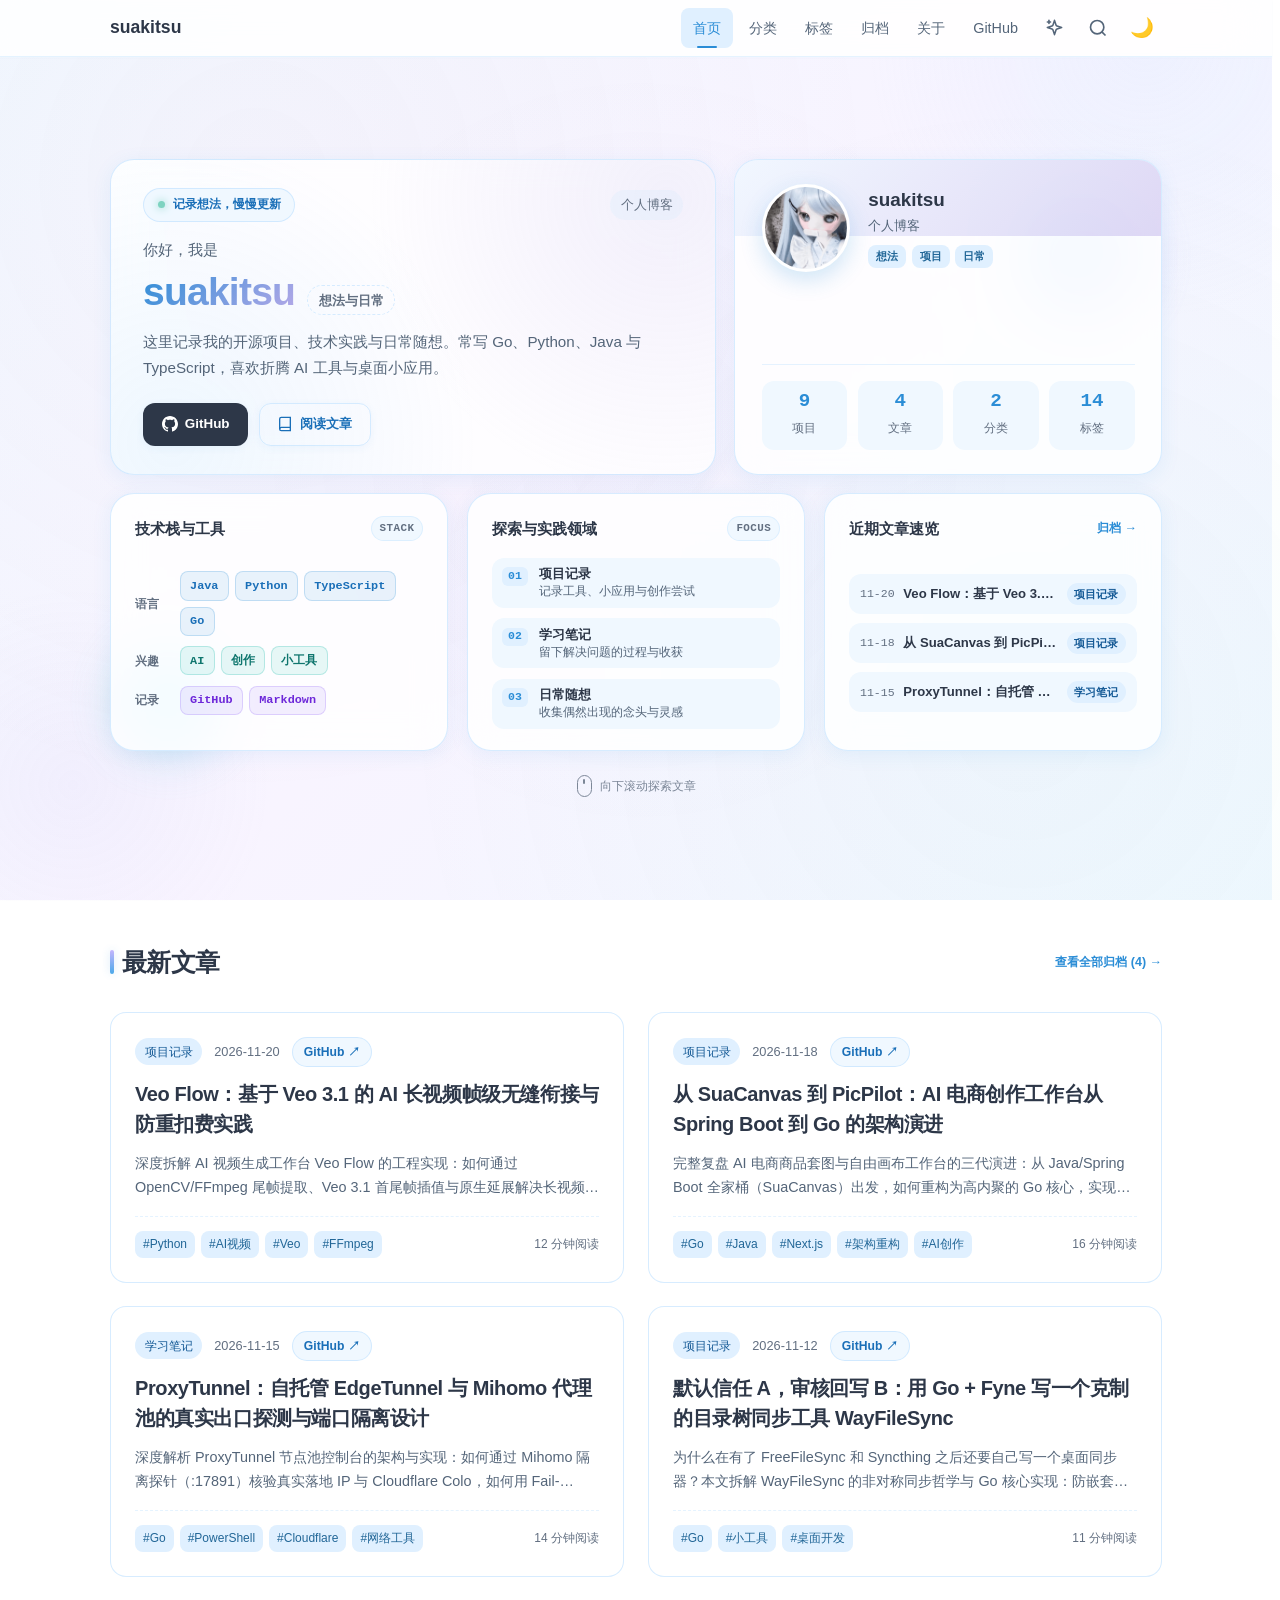
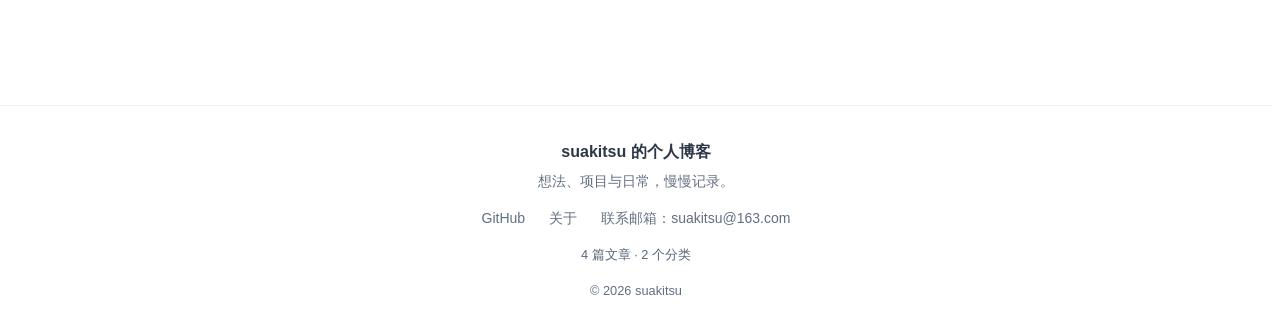
<file: index.html>
<!doctype html>
<html lang="zh-CN"><head><meta charset="utf-8"><meta name="viewport" content="width=device-width,initial-scale=1,viewport-fit=cover"><meta name="theme-color" content="#f0f8ff"><title>suakitsu · 个人博客</title><meta name="description" content="suakitsu 的个人博客，记录想法、项目与日常。"><link rel="canonical" href="https://suakitsu.github.io/"><link rel="icon" href="/favicon.png" type="image/png"><meta property="og:title" content="suakitsu · 个人博客"><meta property="og:description" content="suakitsu 的个人博客，记录想法、项目与日常。"><meta property="og:url" content="https://suakitsu.github.io/"><meta property="og:type" content="website"><meta property="og:image" content="https://suakitsu.github.io/avatar.png"><script>(() => { try {
  const saved = localStorage.getItem('suakitsu-theme');
  document.documentElement.dataset.theme = saved || (matchMedia('(prefers-color-scheme: dark)').matches ? 'dark' : 'light');
  const home = location.pathname === '/' || location.pathname === '/index.html';
  const force = new URLSearchParams(location.search).get('intro') === '1';
  if (home && !matchMedia('(prefers-reduced-motion: reduce)').matches && (!localStorage.getItem('suakitsu_intro_seen_v1') || force)) {
    document.documentElement.classList.add('swarm-intro-preparing');
    setTimeout(() => document.documentElement.classList.remove('swarm-intro-preparing'), 3500);
  }
} catch {} })();</script><link rel="stylesheet" href="/style.css"><script src="/main.js" defer></script></head>
<body><div id="pageStart" aria-hidden="true" style="height:1px;position:absolute;top:0"></div><div class="skip-links"><a href="#main">跳到主要内容</a></div><nav class="navbar" id="site-nav" aria-label="主导航">
  <div class="container">
    <a href="/" class="logo">
      <span class="logo-text">suakitsu</span>
    </a>
    
    <div class="nav-right">
      <div class="nav-links">
        <a href="/" class="nav-link active" aria-current="page">首页</a>
        <a href="/categories.html" class="nav-link">分类</a>
        <a href="/tags.html" class="nav-link">标签</a>
        <a href="/year-archive.html" class="nav-link">归档</a>
        <a href="/about.html" class="nav-link">关于</a>
        <a href="https://github.com/suakitsu" target="_blank" rel="noopener" class="nav-link">GitHub</a>
      </div>
      
      <button class="swarm-replay-toggle" id="swarmReplayBtn" aria-label="重播页面构建动效" title="重播页面构建动效">
        <svg viewBox="0 0 24 24" fill="none" stroke="currentColor" stroke-width="2" stroke-linecap="round" stroke-linejoin="round">
          <path d="m12 3-1.9 5.8a2 2 0 0 1-1.3 1.3L3 12l5.8 1.9a2 2 0 0 1 1.3 1.3L12 21l1.9-5.8a2 2 0 0 1 1.3-1.3L21 12l-5.8-1.9a2 2 0 0 1-1.3-1.3Z"/>
          <path d="M5 3v4"/><path d="M3 5h4"/>
        </svg>
      </button>

      <button class="search-toggle" id="searchToggle" aria-label="搜索">
        <svg viewBox="0 0 24 24" fill="none" stroke="currentColor" stroke-width="2">
          <circle cx="11" cy="11" r="8"/>
          <path d="m21 21-4.35-4.35"/>
        </svg>
      </button>
      
      <button class="theme-toggle" id="themeToggle" aria-label="切换主题" aria-pressed="false">
        <span class="icon-moon">🌙</span>
        <span class="icon-sun">☀️</span>
      </button>
      
      <button class="menu-toggle" id="menuToggle" aria-label="菜单" aria-controls="mobileMenu" aria-expanded="false">
        ☰
      </button>
    </div>
  </div>
</nav>


<div class="mobile-overlay" id="mobileOverlay"></div>
<div class="mobile-menu" id="mobileMenu">
  <a href="/" class="mobile-link active" aria-current="page">首页</a>
  <a href="/categories.html" class="mobile-link">分类</a>
  <a href="/tags.html" class="mobile-link">标签</a>
  <a href="/year-archive.html" class="mobile-link">归档</a>
  <a href="/about.html" class="mobile-link">关于</a>
  <a href="https://github.com/suakitsu" target="_blank" rel="noopener" class="mobile-link">GitHub</a>
</div>
<main id="main" class="main-content">
<section class="hero hero-bento-screen" id="heroSection">
  <div class="container hero-bento-container">
    
    <div class="decoration decoration-1"></div>
    <div class="decoration decoration-2"></div>

    <div class="bento-grid" id="heroBentoGrid">
      
      <div class="bento-card bento-intro">
        <div class="bento-intro-top">
          <div class="hero-badge">
            <span class="hero-badge-dot"></span>
            <span>记录想法，慢慢更新</span>
          </div>
          <div class="hero-location"><span>个人博客</span></div>
        </div>

        <div class="bento-intro-body">
          <span class="hero-greeting">你好，我是</span>
          <div class="hero-title-row">
            <h1 class="hero-name">suakitsu</h1>
            <span class="hero-subtitle-pill">想法与日常</span>
          </div>
          <p class="hero-description">
            这里记录我的开源项目、技术实践与日常随想。常写 Go、Python、Java 与 TypeScript，喜欢折腾 AI 工具与桌面小应用。
          </p>
        </div>

        <div class="hero-links">
          <a href="https://github.com/suakitsu" target="_blank" rel="noopener" class="hero-link">
            <svg width="16" height="16" viewBox="0 0 24 24" fill="currentColor">
              <path d="M12 0c-6.626 0-12 5.373-12 12 0 5.302 3.438 9.8 8.207 11.387.599.111.793-.261.793-.577v-2.234c-3.338.726-4.033-1.416-4.033-1.416-.546-1.387-1.333-1.756-1.333-1.756-1.089-.745.083-.729.083-.729 1.205.084 1.839 1.237 1.839 1.237 1.07 1.834 2.807 1.304 3.492.997.107-.775.418-1.305.762-1.604-2.665-.305-5.467-1.334-5.467-5.931 0-1.311.469-2.381 1.236-3.221-.124-.303-.535-1.524.117-3.176 0 0 1.008-.322 3.301 1.23.957-.266 1.983-.399 3.003-.404 1.02.005 2.047.138 3.006.404 2.291-1.552 3.297-1.23 3.297-1.23.653 1.653.242 2.874.118 3.176.77.84 1.235 1.911 1.235 3.221 0 4.609-2.807 5.624-5.479 5.921.43.372.823 1.102.823 2.222v3.293c0 .319.192.694.801.576 4.765-1.589 8.199-6.086 8.199-11.386 0-6.627-5.373-12-12-12z"/>
            </svg>
            GitHub
          </a>
          <a href="#contentStart" class="hero-link hero-link-ghost">
            <svg width="16" height="16" viewBox="0 0 24 24" fill="none" stroke="currentColor" stroke-width="2">
              <path d="M4 19.5A2.5 2.5 0 0 1 6.5 17H20"></path>
              <path d="M6.5 2H20v20H6.5A2.5 2.5 0 0 1 4 19.5v-15A2.5 2.5 0 0 1 6.5 2z"></path>
            </svg>
            阅读文章
          </a>
        </div>
      </div>

      
      <div class="bento-card bento-profile avatar-card">
        <div class="profile-card-main">
          <div class="avatar-wrapper">
            <img src="/avatar.png" alt="suakitsu" loading="eager">
          </div>
          <div class="profile-card-info">
            <div class="avatar-name">suakitsu</div>
            <div class="avatar-role">个人博客</div>
            <div class="avatar-tags">
              <span class="avatar-mini-tag">想法</span>
              <span class="avatar-mini-tag">项目</span>
              <span class="avatar-mini-tag">日常</span>
            </div>
          </div>
        </div>
        <div class="avatar-stats">
          <a href="https://github.com/suakitsu?tab=repositories" class="stat" target="_blank" rel="noopener" title="GitHub 公开仓库数，包含博客与个人介绍仓库">
            <span class="stat-number" id="githubProjectCount" aria-live="polite">9</span>
            <span class="stat-label">项目</span>
          </a>
          <a href="#postsSection" class="stat">
            <span class="stat-number">4</span>
            <span class="stat-label">文章</span>
          </a>
          <a href="/categories.html" class="stat">
            <span class="stat-number">2</span>
            <span class="stat-label">分类</span>
          </a>
          <a href="/tags.html" class="stat">
            <span class="stat-number">14</span>
            <span class="stat-label">标签</span>
          </a>
        </div>
      </div>

      
      <div class="bento-card bento-tech">
        <div class="bento-card-header">
          <h2 class="bento-card-title">技术栈与工具</h2>
          <span class="bento-card-badge">Stack</span>
        </div>
        <div class="bento-tech-groups">
          <div class="bento-tech-row"><span class="tech-group-label">语言</span><div class="tech-pills"><span class="tech-pill tech-pill-blue">Java</span><span class="tech-pill tech-pill-blue">Python</span><span class="tech-pill tech-pill-blue">TypeScript</span><span class="tech-pill tech-pill-blue">Go</span></div></div>
          <div class="bento-tech-row"><span class="tech-group-label">兴趣</span><div class="tech-pills"><span class="tech-pill tech-pill-teal">AI</span><span class="tech-pill tech-pill-teal">创作</span><span class="tech-pill tech-pill-teal">小工具</span></div></div>
          <div class="bento-tech-row"><span class="tech-group-label">记录</span><div class="tech-pills"><span class="tech-pill tech-pill-purple">GitHub</span><span class="tech-pill tech-pill-purple">Markdown</span></div></div>
        </div>
      </div>


      
      <div class="bento-card bento-focus">
        <div class="bento-card-header">
          <h2 class="bento-card-title">探索与实践领域</h2>
          <span class="bento-card-badge">Focus</span>
        </div>
        <ul class="bento-focus-list">
          <li class="bento-focus-item"><span class="focus-index">01</span><div class="focus-detail"><div class="focus-name">项目记录</div><div class="focus-desc">记录工具、小应用与创作尝试</div></div></li>
          <li class="bento-focus-item"><span class="focus-index">02</span><div class="focus-detail"><div class="focus-name">学习笔记</div><div class="focus-desc">留下解决问题的过程与收获</div></div></li>
          <li class="bento-focus-item"><span class="focus-index">03</span><div class="focus-detail"><div class="focus-name">日常随想</div><div class="focus-desc">收集偶然出现的念头与灵感</div></div></li>
        </ul>
      </div>

      
      <div class="bento-card bento-latest">
        <div class="bento-card-header">
          <h2 class="bento-card-title">近期文章速览</h2>
          <a href="/year-archive.html" class="bento-card-more">归档 →</a>
        </div>
        <div class="bento-latest-list">
          <a href="/posts/veo-flow.html" class="bento-latest-item"><span class="latest-item-date">11-20</span><span class="latest-item-title">Veo Flow：基于 Veo 3.1 的 AI 长视频帧级无缝衔接与防重扣费实践</span><span class="latest-item-cat">项目记录</span></a>
          <a href="/posts/suacanvas-to-picpilot.html" class="bento-latest-item"><span class="latest-item-date">11-18</span><span class="latest-item-title">从 SuaCanvas 到 PicPilot：AI 电商创作工作台从 Spring Boot 到 Go 的架构演进</span><span class="latest-item-cat">项目记录</span></a>
          <a href="/posts/proxytunnel.html" class="bento-latest-item"><span class="latest-item-date">11-15</span><span class="latest-item-title">ProxyTunnel：自托管 EdgeTunnel 与 Mihomo 代理池的真实出口探测与端口隔离设计</span><span class="latest-item-cat">学习笔记</span></a>
        </div>
      </div>
    </div>

    
    <a href="#contentStart" class="hero-scroll-hint" aria-label="向下滚动查看文章">
      <span class="scroll-mouse">
        <span class="scroll-wheel"></span>
      </span>
      <span class="scroll-text">向下滚动探索文章</span>
    </a>
  </div>
</section>

<div id="contentStart"></div><section class="posts-section" id="postsSection"><div class="container"><div class="section-header reveal"><h2 class="section-title">最新文章</h2><a href="/year-archive.html" class="bento-card-more">查看全部归档 (4) →</a></div><div class="posts-grid" id="postsGrid"><article class="post-card reveal"><div class="post-meta"><a href="/categories.html#cat-%E9%A1%B9%E7%9B%AE%E8%AE%B0%E5%BD%95" class="post-category">项目记录</a><time datetime="2026-11-20">2026-11-20</time><a href="https://github.com/suakitsu/veo-flow" target="_blank" rel="noopener" class="post-repo-link">GitHub ↗</a></div><h3 class="post-title"><a href="/posts/veo-flow.html">Veo Flow：基于 Veo 3.1 的 AI 长视频帧级无缝衔接与防重扣费实践</a></h3><p class="post-excerpt">深度拆解 AI 视频生成工作台 Veo Flow 的工程实现：如何通过 OpenCV/FFmpeg 尾帧提取、Veo 3.1 首尾帧插值与原生延展解决长视频分段跳变，以及如何设计多引擎 TTS 配音流水线与单 IP 并发任务锁防止高额 API 重复扣费。</p><div class="post-footer"><div class="post-tags"><a href="/tags.html#tag-Python" class="tag">#Python</a><a href="/tags.html#tag-AI%E8%A7%86%E9%A2%91" class="tag">#AI视频</a><a href="/tags.html#tag-Veo" class="tag">#Veo</a><a href="/tags.html#tag-FFmpeg" class="tag">#FFmpeg</a></div><span class="read-time">12 分钟阅读</span></div></article><article class="post-card reveal"><div class="post-meta"><a href="/categories.html#cat-%E9%A1%B9%E7%9B%AE%E8%AE%B0%E5%BD%95" class="post-category">项目记录</a><time datetime="2026-11-18">2026-11-18</time><a href="https://github.com/suakitsu/picpilot-platform" target="_blank" rel="noopener" class="post-repo-link">GitHub ↗</a></div><h3 class="post-title"><a href="/posts/suacanvas-to-picpilot.html">从 SuaCanvas 到 PicPilot：AI 电商创作工作台从 Spring Boot 到 Go 的架构演进</a></h3><p class="post-excerpt">完整复盘 AI 电商商品套图与自由画布工作台的三代演进：从 Java/Spring Boot 全家桶（SuaCanvas）出发，如何重构为高内聚的 Go 核心，实现多厂商熔断路由、Local Worker 租约协议、原生 libvips HEIC 归一化与四重密钥隔离，并拆分出平台版（picpilot-platform）与个人版（picpilot-personal）。</p><div class="post-footer"><div class="post-tags"><a href="/tags.html#tag-Go" class="tag">#Go</a><a href="/tags.html#tag-Java" class="tag">#Java</a><a href="/tags.html#tag-Next.js" class="tag">#Next.js</a><a href="/tags.html#tag-%E6%9E%B6%E6%9E%84%E9%87%8D%E6%9E%84" class="tag">#架构重构</a><a href="/tags.html#tag-AI%E5%88%9B%E4%BD%9C" class="tag">#AI创作</a></div><span class="read-time">16 分钟阅读</span></div></article><article class="post-card reveal"><div class="post-meta"><a href="/categories.html#cat-%E5%AD%A6%E4%B9%A0%E7%AC%94%E8%AE%B0" class="post-category">学习笔记</a><time datetime="2026-11-15">2026-11-15</time><a href="https://github.com/suakitsu/proxytunnel" target="_blank" rel="noopener" class="post-repo-link">GitHub ↗</a></div><h3 class="post-title"><a href="/posts/proxytunnel.html">ProxyTunnel：自托管 EdgeTunnel 与 Mihomo 代理池的真实出口探测与端口隔离设计</a></h3><p class="post-excerpt">深度解析 ProxyTunnel 节点池控制台的架构与实现：如何通过 Mihomo 隔离探针（:17891）核验真实落地 IP 与 Cloudflare Colo，如何用 Fail-Closed 构建补丁将上游 EdgeTunnel 的模块级全局变量迁移至 AsyncLocalStorage，以及如何实现国家专用端口与零停机自动回滚。</p><div class="post-footer"><div class="post-tags"><a href="/tags.html#tag-Go" class="tag">#Go</a><a href="/tags.html#tag-PowerShell" class="tag">#PowerShell</a><a href="/tags.html#tag-Cloudflare" class="tag">#Cloudflare</a><a href="/tags.html#tag-%E7%BD%91%E7%BB%9C%E5%B7%A5%E5%85%B7" class="tag">#网络工具</a></div><span class="read-time">14 分钟阅读</span></div></article><article class="post-card reveal"><div class="post-meta"><a href="/categories.html#cat-%E9%A1%B9%E7%9B%AE%E8%AE%B0%E5%BD%95" class="post-category">项目记录</a><time datetime="2026-11-12">2026-11-12</time><a href="https://github.com/suakitsu/WayFileSync" target="_blank" rel="noopener" class="post-repo-link">GitHub ↗</a></div><h3 class="post-title"><a href="/posts/wayfilesync.html">默认信任 A，审核回写 B：用 Go + Fyne 写一个克制的目录树同步工具 WayFileSync</a></h3><p class="post-excerpt">为什么在有了 FreeFileSync 和 Syncthing 之后还要自己写一个桌面同步器？本文拆解 WayFileSync 的非对称同步哲学与 Go 核心实现：防嵌套拓扑校验、fsnotify 自写回声抑制、基于文件签名的重命名识别，以及 Myers Unified Diff 审核回写机制。</p><div class="post-footer"><div class="post-tags"><a href="/tags.html#tag-Go" class="tag">#Go</a><a href="/tags.html#tag-%E5%B0%8F%E5%B7%A5%E5%85%B7" class="tag">#小工具</a><a href="/tags.html#tag-%E6%A1%8C%E9%9D%A2%E5%BC%80%E5%8F%91" class="tag">#桌面开发</a></div><span class="read-time">11 分钟阅读</span></div></article></div></div></section></main><footer class="footer" id="footer"><div class="container"><div class="footer-content"><div class="footer-info"><p class="footer-title">suakitsu 的个人博客</p><p class="footer-subtitle">想法、项目与日常，慢慢记录。</p></div><div class="footer-links"><a href="https://github.com/suakitsu" target="_blank" rel="noopener">GitHub</a><a href="/about.html">关于</a><a href="mailto:suakitsu@163.com">联系邮箱：suakitsu@163.com</a></div><div class="footer-stats">4 篇文章 · 2 个分类</div><div class="footer-copyright"><p>© 2026 suakitsu</p></div></div></div></footer><dialog class="search-modal" id="searchModal" aria-labelledby="searchTitle"><div class="search-modal-overlay" id="searchOverlay" aria-hidden="true"></div><div class="search-modal-content"><h2 class="sr-only" id="searchTitle">搜索文章</h2><div class="search-modal-header"><input type="search" class="search-input" id="searchInput" placeholder="搜索文章..." aria-label="搜索文章关键词" autocomplete="off"><button class="search-close" id="searchClose" aria-label="关闭搜索"><svg viewBox="0 0 24 24" fill="none" stroke="currentColor" stroke-width="2" aria-hidden="true"><path d="M18 6 6 18m0-12 12 12"/></svg></button></div><div class="search-results search-hint" id="searchResults" role="status">输入关键词搜索文章...</div></div></dialog><button class="back-to-top" id="backToTop" aria-label="返回顶部"><svg viewBox="0 0 24 24" fill="none" stroke="currentColor" stroke-width="2.5" aria-hidden="true"><polyline points="18 15 12 9 6 15"/></svg></button></body></html>
</file>
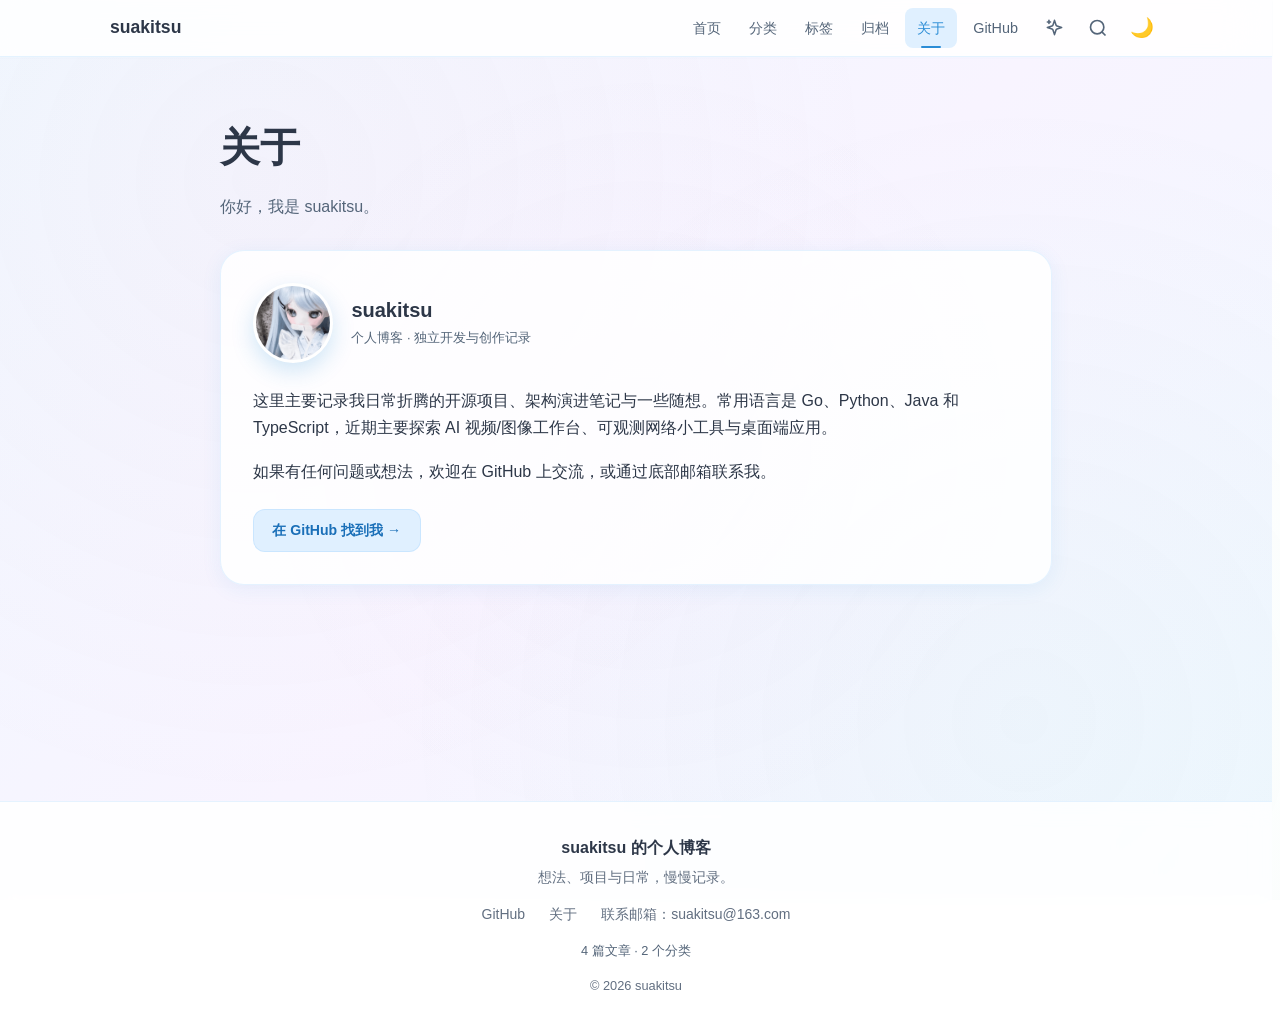
<file: about.html>
<!doctype html>
<html lang="zh-CN"><head><meta charset="utf-8"><meta name="viewport" content="width=device-width,initial-scale=1,viewport-fit=cover"><meta name="theme-color" content="#f0f8ff"><title>关于 · suakitsu</title><meta name="description" content="关于 suakitsu 的个人博客、项目与联系方式。"><link rel="canonical" href="https://suakitsu.github.io/about.html"><link rel="icon" href="/favicon.png" type="image/png"><meta property="og:title" content="关于 · suakitsu"><meta property="og:description" content="关于 suakitsu 的个人博客、项目与联系方式。"><meta property="og:url" content="https://suakitsu.github.io/about.html"><meta property="og:type" content="website"><meta property="og:image" content="https://suakitsu.github.io/avatar.png"><script>(() => { try {
  const saved = localStorage.getItem('suakitsu-theme');
  document.documentElement.dataset.theme = saved || (matchMedia('(prefers-color-scheme: dark)').matches ? 'dark' : 'light');
} catch {} })();</script><link rel="stylesheet" href="/style.css"><script src="/main.js" defer></script></head>
<body><div id="pageStart" aria-hidden="true" style="height:1px;position:absolute;top:0"></div><div class="skip-links"><a href="#main">跳到主要内容</a></div><nav class="navbar" id="site-nav" aria-label="主导航">
  <div class="container">
    <a href="/" class="logo">
      <span class="logo-text">suakitsu</span>
    </a>
    
    <div class="nav-right">
      <div class="nav-links">
        <a href="/" class="nav-link">首页</a>
        <a href="/categories.html" class="nav-link">分类</a>
        <a href="/tags.html" class="nav-link">标签</a>
        <a href="/year-archive.html" class="nav-link">归档</a>
        <a href="/about.html" class="nav-link active" aria-current="page">关于</a>
        <a href="https://github.com/suakitsu" target="_blank" rel="noopener" class="nav-link">GitHub</a>
      </div>
      
      <button class="swarm-replay-toggle" id="swarmReplayBtn" aria-label="重播页面构建动效" title="重播页面构建动效">
        <svg viewBox="0 0 24 24" fill="none" stroke="currentColor" stroke-width="2" stroke-linecap="round" stroke-linejoin="round">
          <path d="m12 3-1.9 5.8a2 2 0 0 1-1.3 1.3L3 12l5.8 1.9a2 2 0 0 1 1.3 1.3L12 21l1.9-5.8a2 2 0 0 1 1.3-1.3L21 12l-5.8-1.9a2 2 0 0 1-1.3-1.3Z"/>
          <path d="M5 3v4"/><path d="M3 5h4"/>
        </svg>
      </button>

      <button class="search-toggle" id="searchToggle" aria-label="搜索">
        <svg viewBox="0 0 24 24" fill="none" stroke="currentColor" stroke-width="2">
          <circle cx="11" cy="11" r="8"/>
          <path d="m21 21-4.35-4.35"/>
        </svg>
      </button>
      
      <button class="theme-toggle" id="themeToggle" aria-label="切换主题" aria-pressed="false">
        <span class="icon-moon">🌙</span>
        <span class="icon-sun">☀️</span>
      </button>
      
      <button class="menu-toggle" id="menuToggle" aria-label="菜单" aria-controls="mobileMenu" aria-expanded="false">
        ☰
      </button>
    </div>
  </div>
</nav>


<div class="mobile-overlay" id="mobileOverlay"></div>
<div class="mobile-menu" id="mobileMenu">
  <a href="/" class="mobile-link">首页</a>
  <a href="/categories.html" class="mobile-link">分类</a>
  <a href="/tags.html" class="mobile-link">标签</a>
  <a href="/year-archive.html" class="mobile-link">归档</a>
  <a href="/about.html" class="mobile-link active" aria-current="page">关于</a>
  <a href="https://github.com/suakitsu" target="_blank" rel="noopener" class="mobile-link">GitHub</a>
</div>
<main id="main" class="main-content"><section class="content-page"><div class="container"><h1>关于</h1><p class="page-intro">你好，我是 suakitsu。</p><div class="about-panel"><div class="profile-card-main"><div class="avatar-wrapper"><img src="/avatar.png" width="80" height="80" alt="suakitsu"></div><div class="profile-card-info"><h2 class="avatar-name">suakitsu</h2><span class="avatar-role">个人博客 · 独立开发与创作记录</span></div></div><p>这里主要记录我日常折腾的开源项目、架构演进笔记与一些随想。常用语言是 Go、Python、Java 和 TypeScript，近期主要探索 AI 视频/图像工作台、可观测网络小工具与桌面端应用。</p><p>如果有任何问题或想法，欢迎在 GitHub 上交流，或通过底部邮箱联系我。</p><a class="about-link" href="https://github.com/suakitsu" target="_blank" rel="noopener">在 GitHub 找到我 →</a></div></div></section></main><footer class="footer" id="footer"><div class="container"><div class="footer-content"><div class="footer-info"><p class="footer-title">suakitsu 的个人博客</p><p class="footer-subtitle">想法、项目与日常，慢慢记录。</p></div><div class="footer-links"><a href="https://github.com/suakitsu" target="_blank" rel="noopener">GitHub</a><a href="/about.html">关于</a><a href="mailto:suakitsu@163.com">联系邮箱：suakitsu@163.com</a></div><div class="footer-stats">4 篇文章 · 2 个分类</div><div class="footer-copyright"><p>© 2026 suakitsu</p></div></div></div></footer><dialog class="search-modal" id="searchModal" aria-labelledby="searchTitle"><div class="search-modal-overlay" id="searchOverlay" aria-hidden="true"></div><div class="search-modal-content"><h2 class="sr-only" id="searchTitle">搜索文章</h2><div class="search-modal-header"><input type="search" class="search-input" id="searchInput" placeholder="搜索文章..." aria-label="搜索文章关键词" autocomplete="off"><button class="search-close" id="searchClose" aria-label="关闭搜索"><svg viewBox="0 0 24 24" fill="none" stroke="currentColor" stroke-width="2" aria-hidden="true"><path d="M18 6 6 18m0-12 12 12"/></svg></button></div><div class="search-results search-hint" id="searchResults" role="status">输入关键词搜索文章...</div></div></dialog><button class="back-to-top" id="backToTop" aria-label="返回顶部"><svg viewBox="0 0 24 24" fill="none" stroke="currentColor" stroke-width="2.5" aria-hidden="true"><polyline points="18 15 12 9 6 15"/></svg></button></body></html>
</file>
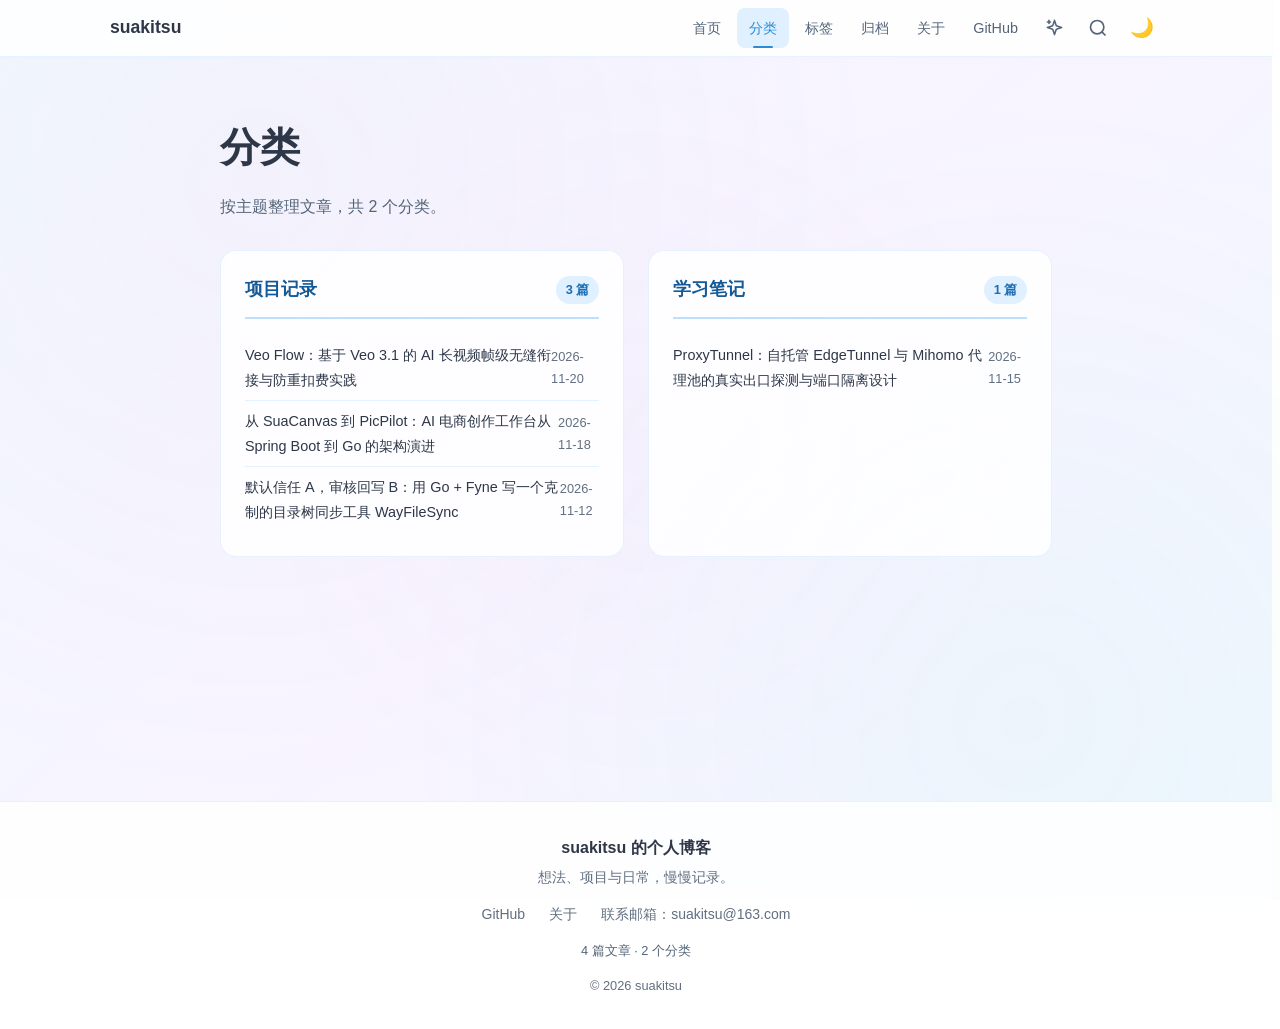
<file: categories.html>
<!doctype html>
<html lang="zh-CN"><head><meta charset="utf-8"><meta name="viewport" content="width=device-width,initial-scale=1,viewport-fit=cover"><meta name="theme-color" content="#f0f8ff"><title>分类 · suakitsu</title><meta name="description" content="suakitsu 的个人博客文章分类。"><link rel="canonical" href="https://suakitsu.github.io/categories.html"><link rel="icon" href="/favicon.png" type="image/png"><meta property="og:title" content="分类 · suakitsu"><meta property="og:description" content="suakitsu 的个人博客文章分类。"><meta property="og:url" content="https://suakitsu.github.io/categories.html"><meta property="og:type" content="website"><meta property="og:image" content="https://suakitsu.github.io/avatar.png"><script>(() => { try {
  const saved = localStorage.getItem('suakitsu-theme');
  document.documentElement.dataset.theme = saved || (matchMedia('(prefers-color-scheme: dark)').matches ? 'dark' : 'light');
} catch {} })();</script><link rel="stylesheet" href="/style.css"><script src="/main.js" defer></script></head>
<body><div id="pageStart" aria-hidden="true" style="height:1px;position:absolute;top:0"></div><div class="skip-links"><a href="#main">跳到主要内容</a></div><nav class="navbar" id="site-nav" aria-label="主导航">
  <div class="container">
    <a href="/" class="logo">
      <span class="logo-text">suakitsu</span>
    </a>
    
    <div class="nav-right">
      <div class="nav-links">
        <a href="/" class="nav-link">首页</a>
        <a href="/categories.html" class="nav-link active" aria-current="page">分类</a>
        <a href="/tags.html" class="nav-link">标签</a>
        <a href="/year-archive.html" class="nav-link">归档</a>
        <a href="/about.html" class="nav-link">关于</a>
        <a href="https://github.com/suakitsu" target="_blank" rel="noopener" class="nav-link">GitHub</a>
      </div>
      
      <button class="swarm-replay-toggle" id="swarmReplayBtn" aria-label="重播页面构建动效" title="重播页面构建动效">
        <svg viewBox="0 0 24 24" fill="none" stroke="currentColor" stroke-width="2" stroke-linecap="round" stroke-linejoin="round">
          <path d="m12 3-1.9 5.8a2 2 0 0 1-1.3 1.3L3 12l5.8 1.9a2 2 0 0 1 1.3 1.3L12 21l1.9-5.8a2 2 0 0 1 1.3-1.3L21 12l-5.8-1.9a2 2 0 0 1-1.3-1.3Z"/>
          <path d="M5 3v4"/><path d="M3 5h4"/>
        </svg>
      </button>

      <button class="search-toggle" id="searchToggle" aria-label="搜索">
        <svg viewBox="0 0 24 24" fill="none" stroke="currentColor" stroke-width="2">
          <circle cx="11" cy="11" r="8"/>
          <path d="m21 21-4.35-4.35"/>
        </svg>
      </button>
      
      <button class="theme-toggle" id="themeToggle" aria-label="切换主题" aria-pressed="false">
        <span class="icon-moon">🌙</span>
        <span class="icon-sun">☀️</span>
      </button>
      
      <button class="menu-toggle" id="menuToggle" aria-label="菜单" aria-controls="mobileMenu" aria-expanded="false">
        ☰
      </button>
    </div>
  </div>
</nav>


<div class="mobile-overlay" id="mobileOverlay"></div>
<div class="mobile-menu" id="mobileMenu">
  <a href="/" class="mobile-link">首页</a>
  <a href="/categories.html" class="mobile-link active" aria-current="page">分类</a>
  <a href="/tags.html" class="mobile-link">标签</a>
  <a href="/year-archive.html" class="mobile-link">归档</a>
  <a href="/about.html" class="mobile-link">关于</a>
  <a href="https://github.com/suakitsu" target="_blank" rel="noopener" class="mobile-link">GitHub</a>
</div>
<main id="main" class="main-content"><section class="content-page"><div class="container"><h1>分类</h1><p class="page-intro">按主题整理文章，共 2 个分类。</p><div class="taxonomy-grid"><div class="taxonomy-card" id="cat-%E9%A1%B9%E7%9B%AE%E8%AE%B0%E5%BD%95"><div class="taxonomy-name"><a href="#cat-%E9%A1%B9%E7%9B%AE%E8%AE%B0%E5%BD%95">项目记录</a><span class="taxonomy-count">3 篇</span></div><ul class="taxonomy-list"><li><a href="/posts/veo-flow.html">Veo Flow：基于 Veo 3.1 的 AI 长视频帧级无缝衔接与防重扣费实践</a><time datetime="2026-11-20">2026-11-20</time></li><li><a href="/posts/suacanvas-to-picpilot.html">从 SuaCanvas 到 PicPilot：AI 电商创作工作台从 Spring Boot 到 Go 的架构演进</a><time datetime="2026-11-18">2026-11-18</time></li><li><a href="/posts/wayfilesync.html">默认信任 A，审核回写 B：用 Go + Fyne 写一个克制的目录树同步工具 WayFileSync</a><time datetime="2026-11-12">2026-11-12</time></li></ul></div><div class="taxonomy-card" id="cat-%E5%AD%A6%E4%B9%A0%E7%AC%94%E8%AE%B0"><div class="taxonomy-name"><a href="#cat-%E5%AD%A6%E4%B9%A0%E7%AC%94%E8%AE%B0">学习笔记</a><span class="taxonomy-count">1 篇</span></div><ul class="taxonomy-list"><li><a href="/posts/proxytunnel.html">ProxyTunnel：自托管 EdgeTunnel 与 Mihomo 代理池的真实出口探测与端口隔离设计</a><time datetime="2026-11-15">2026-11-15</time></li></ul></div></div></div></section></main><footer class="footer" id="footer"><div class="container"><div class="footer-content"><div class="footer-info"><p class="footer-title">suakitsu 的个人博客</p><p class="footer-subtitle">想法、项目与日常，慢慢记录。</p></div><div class="footer-links"><a href="https://github.com/suakitsu" target="_blank" rel="noopener">GitHub</a><a href="/about.html">关于</a><a href="mailto:suakitsu@163.com">联系邮箱：suakitsu@163.com</a></div><div class="footer-stats">4 篇文章 · 2 个分类</div><div class="footer-copyright"><p>© 2026 suakitsu</p></div></div></div></footer><dialog class="search-modal" id="searchModal" aria-labelledby="searchTitle"><div class="search-modal-overlay" id="searchOverlay" aria-hidden="true"></div><div class="search-modal-content"><h2 class="sr-only" id="searchTitle">搜索文章</h2><div class="search-modal-header"><input type="search" class="search-input" id="searchInput" placeholder="搜索文章..." aria-label="搜索文章关键词" autocomplete="off"><button class="search-close" id="searchClose" aria-label="关闭搜索"><svg viewBox="0 0 24 24" fill="none" stroke="currentColor" stroke-width="2" aria-hidden="true"><path d="M18 6 6 18m0-12 12 12"/></svg></button></div><div class="search-results search-hint" id="searchResults" role="status">输入关键词搜索文章...</div></div></dialog><button class="back-to-top" id="backToTop" aria-label="返回顶部"><svg viewBox="0 0 24 24" fill="none" stroke="currentColor" stroke-width="2.5" aria-hidden="true"><polyline points="18 15 12 9 6 15"/></svg></button></body></html>
</file>
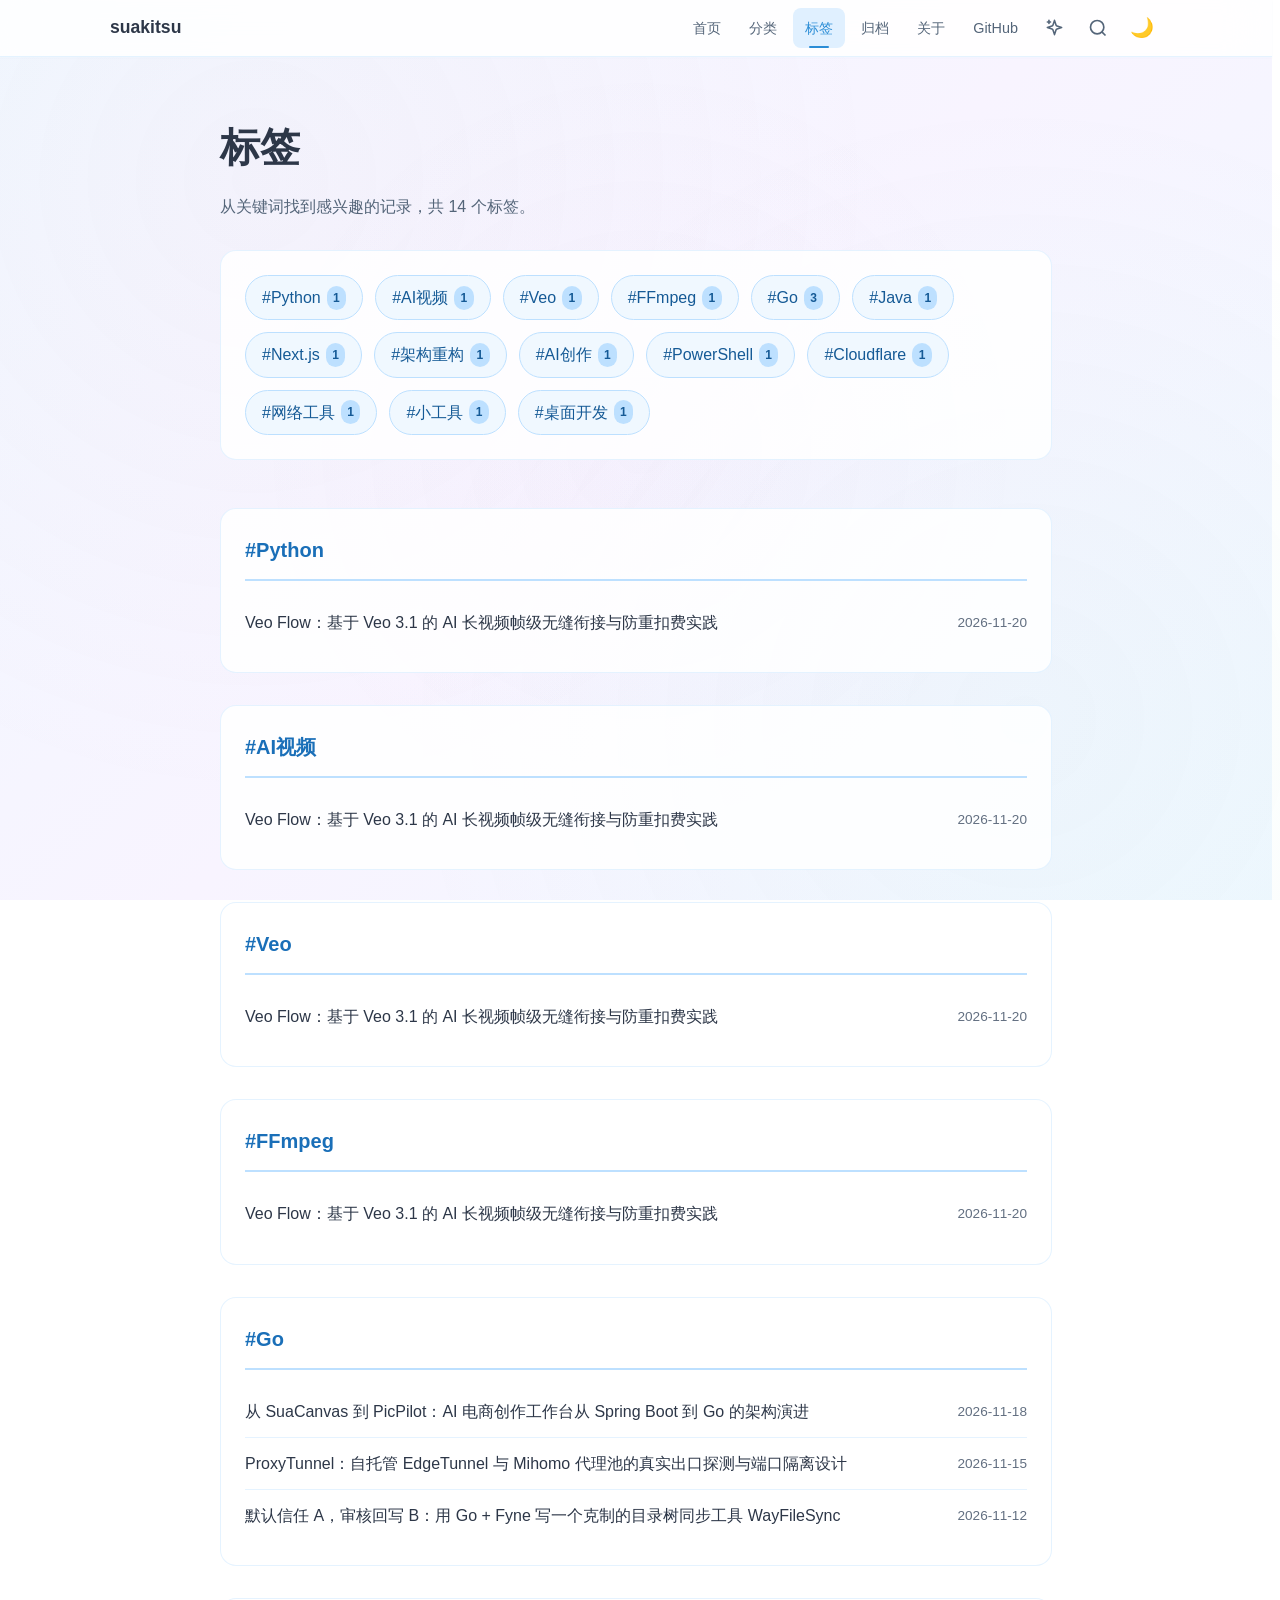
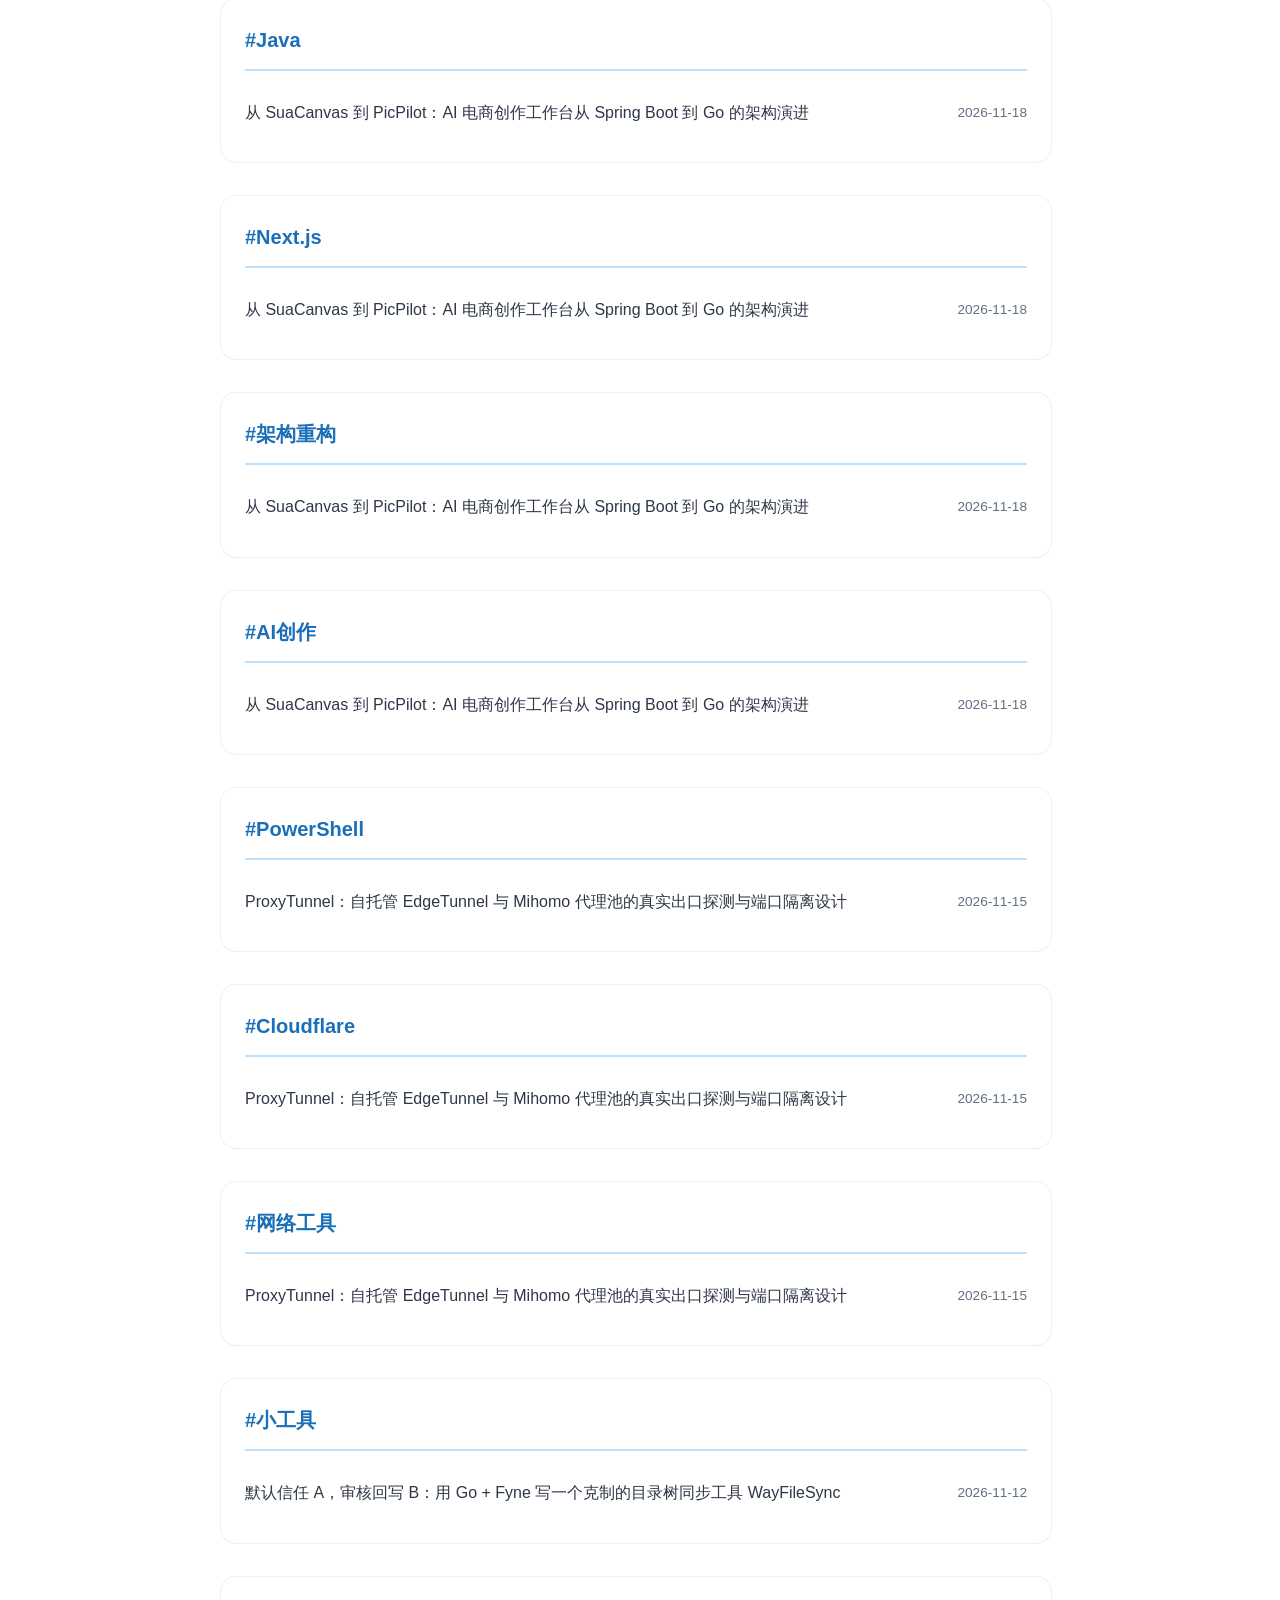
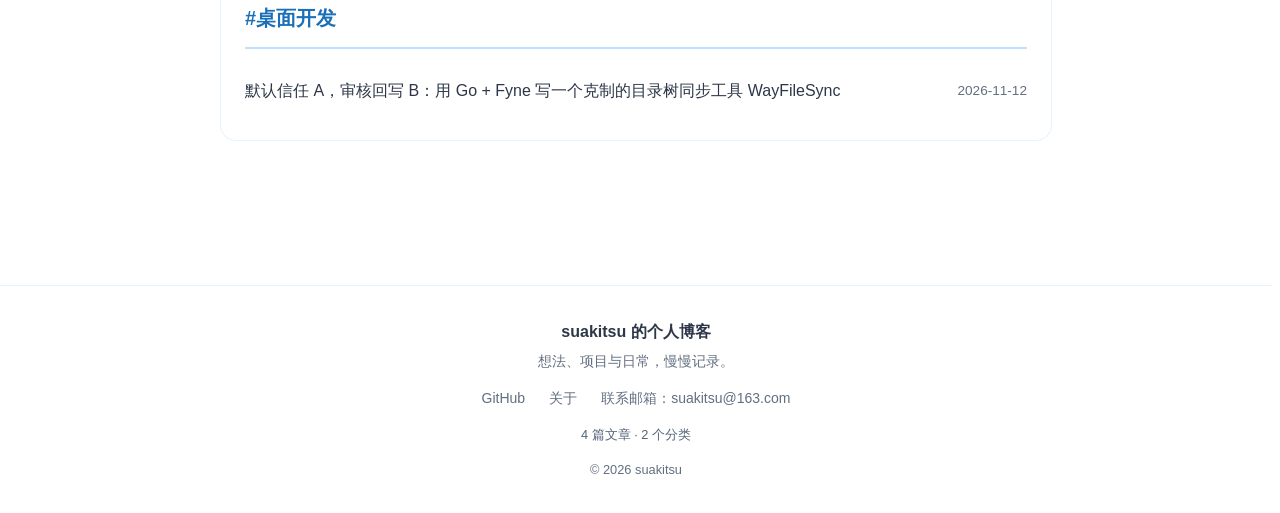
<file: tags.html>
<!doctype html>
<html lang="zh-CN"><head><meta charset="utf-8"><meta name="viewport" content="width=device-width,initial-scale=1,viewport-fit=cover"><meta name="theme-color" content="#f0f8ff"><title>标签 · suakitsu</title><meta name="description" content="suakitsu 的个人博客标签索引。"><link rel="canonical" href="https://suakitsu.github.io/tags.html"><link rel="icon" href="/favicon.png" type="image/png"><meta property="og:title" content="标签 · suakitsu"><meta property="og:description" content="suakitsu 的个人博客标签索引。"><meta property="og:url" content="https://suakitsu.github.io/tags.html"><meta property="og:type" content="website"><meta property="og:image" content="https://suakitsu.github.io/avatar.png"><script>(() => { try {
  const saved = localStorage.getItem('suakitsu-theme');
  document.documentElement.dataset.theme = saved || (matchMedia('(prefers-color-scheme: dark)').matches ? 'dark' : 'light');
} catch {} })();</script><link rel="stylesheet" href="/style.css"><script src="/main.js" defer></script></head>
<body><div id="pageStart" aria-hidden="true" style="height:1px;position:absolute;top:0"></div><div class="skip-links"><a href="#main">跳到主要内容</a></div><nav class="navbar" id="site-nav" aria-label="主导航">
  <div class="container">
    <a href="/" class="logo">
      <span class="logo-text">suakitsu</span>
    </a>
    
    <div class="nav-right">
      <div class="nav-links">
        <a href="/" class="nav-link">首页</a>
        <a href="/categories.html" class="nav-link">分类</a>
        <a href="/tags.html" class="nav-link active" aria-current="page">标签</a>
        <a href="/year-archive.html" class="nav-link">归档</a>
        <a href="/about.html" class="nav-link">关于</a>
        <a href="https://github.com/suakitsu" target="_blank" rel="noopener" class="nav-link">GitHub</a>
      </div>
      
      <button class="swarm-replay-toggle" id="swarmReplayBtn" aria-label="重播页面构建动效" title="重播页面构建动效">
        <svg viewBox="0 0 24 24" fill="none" stroke="currentColor" stroke-width="2" stroke-linecap="round" stroke-linejoin="round">
          <path d="m12 3-1.9 5.8a2 2 0 0 1-1.3 1.3L3 12l5.8 1.9a2 2 0 0 1 1.3 1.3L12 21l1.9-5.8a2 2 0 0 1 1.3-1.3L21 12l-5.8-1.9a2 2 0 0 1-1.3-1.3Z"/>
          <path d="M5 3v4"/><path d="M3 5h4"/>
        </svg>
      </button>

      <button class="search-toggle" id="searchToggle" aria-label="搜索">
        <svg viewBox="0 0 24 24" fill="none" stroke="currentColor" stroke-width="2">
          <circle cx="11" cy="11" r="8"/>
          <path d="m21 21-4.35-4.35"/>
        </svg>
      </button>
      
      <button class="theme-toggle" id="themeToggle" aria-label="切换主题" aria-pressed="false">
        <span class="icon-moon">🌙</span>
        <span class="icon-sun">☀️</span>
      </button>
      
      <button class="menu-toggle" id="menuToggle" aria-label="菜单" aria-controls="mobileMenu" aria-expanded="false">
        ☰
      </button>
    </div>
  </div>
</nav>


<div class="mobile-overlay" id="mobileOverlay"></div>
<div class="mobile-menu" id="mobileMenu">
  <a href="/" class="mobile-link">首页</a>
  <a href="/categories.html" class="mobile-link">分类</a>
  <a href="/tags.html" class="mobile-link active" aria-current="page">标签</a>
  <a href="/year-archive.html" class="mobile-link">归档</a>
  <a href="/about.html" class="mobile-link">关于</a>
  <a href="https://github.com/suakitsu" target="_blank" rel="noopener" class="mobile-link">GitHub</a>
</div>
<main id="main" class="main-content"><section class="content-page"><div class="container"><h1>标签</h1><p class="page-intro">从关键词找到感兴趣的记录，共 14 个标签。</p><div class="tags-cloud"><a href="#tag-Python" class="tag-item"><span>#Python</span><span class="tag-count">1</span></a><a href="#tag-AI%E8%A7%86%E9%A2%91" class="tag-item"><span>#AI视频</span><span class="tag-count">1</span></a><a href="#tag-Veo" class="tag-item"><span>#Veo</span><span class="tag-count">1</span></a><a href="#tag-FFmpeg" class="tag-item"><span>#FFmpeg</span><span class="tag-count">1</span></a><a href="#tag-Go" class="tag-item"><span>#Go</span><span class="tag-count">3</span></a><a href="#tag-Java" class="tag-item"><span>#Java</span><span class="tag-count">1</span></a><a href="#tag-Next.js" class="tag-item"><span>#Next.js</span><span class="tag-count">1</span></a><a href="#tag-%E6%9E%B6%E6%9E%84%E9%87%8D%E6%9E%84" class="tag-item"><span>#架构重构</span><span class="tag-count">1</span></a><a href="#tag-AI%E5%88%9B%E4%BD%9C" class="tag-item"><span>#AI创作</span><span class="tag-count">1</span></a><a href="#tag-PowerShell" class="tag-item"><span>#PowerShell</span><span class="tag-count">1</span></a><a href="#tag-Cloudflare" class="tag-item"><span>#Cloudflare</span><span class="tag-count">1</span></a><a href="#tag-%E7%BD%91%E7%BB%9C%E5%B7%A5%E5%85%B7" class="tag-item"><span>#网络工具</span><span class="tag-count">1</span></a><a href="#tag-%E5%B0%8F%E5%B7%A5%E5%85%B7" class="tag-item"><span>#小工具</span><span class="tag-count">1</span></a><a href="#tag-%E6%A1%8C%E9%9D%A2%E5%BC%80%E5%8F%91" class="tag-item"><span>#桌面开发</span><span class="tag-count">1</span></a></div><div class="tags-list"><div class="tag-section" id="tag-Python"><h2 class="tag-name">#Python</h2><ul class="tag-posts"><li><a href="/posts/veo-flow.html">Veo Flow：基于 Veo 3.1 的 AI 长视频帧级无缝衔接与防重扣费实践</a><time datetime="2026-11-20">2026-11-20</time></li></ul></div><div class="tag-section" id="tag-AI%E8%A7%86%E9%A2%91"><h2 class="tag-name">#AI视频</h2><ul class="tag-posts"><li><a href="/posts/veo-flow.html">Veo Flow：基于 Veo 3.1 的 AI 长视频帧级无缝衔接与防重扣费实践</a><time datetime="2026-11-20">2026-11-20</time></li></ul></div><div class="tag-section" id="tag-Veo"><h2 class="tag-name">#Veo</h2><ul class="tag-posts"><li><a href="/posts/veo-flow.html">Veo Flow：基于 Veo 3.1 的 AI 长视频帧级无缝衔接与防重扣费实践</a><time datetime="2026-11-20">2026-11-20</time></li></ul></div><div class="tag-section" id="tag-FFmpeg"><h2 class="tag-name">#FFmpeg</h2><ul class="tag-posts"><li><a href="/posts/veo-flow.html">Veo Flow：基于 Veo 3.1 的 AI 长视频帧级无缝衔接与防重扣费实践</a><time datetime="2026-11-20">2026-11-20</time></li></ul></div><div class="tag-section" id="tag-Go"><h2 class="tag-name">#Go</h2><ul class="tag-posts"><li><a href="/posts/suacanvas-to-picpilot.html">从 SuaCanvas 到 PicPilot：AI 电商创作工作台从 Spring Boot 到 Go 的架构演进</a><time datetime="2026-11-18">2026-11-18</time></li><li><a href="/posts/proxytunnel.html">ProxyTunnel：自托管 EdgeTunnel 与 Mihomo 代理池的真实出口探测与端口隔离设计</a><time datetime="2026-11-15">2026-11-15</time></li><li><a href="/posts/wayfilesync.html">默认信任 A，审核回写 B：用 Go + Fyne 写一个克制的目录树同步工具 WayFileSync</a><time datetime="2026-11-12">2026-11-12</time></li></ul></div><div class="tag-section" id="tag-Java"><h2 class="tag-name">#Java</h2><ul class="tag-posts"><li><a href="/posts/suacanvas-to-picpilot.html">从 SuaCanvas 到 PicPilot：AI 电商创作工作台从 Spring Boot 到 Go 的架构演进</a><time datetime="2026-11-18">2026-11-18</time></li></ul></div><div class="tag-section" id="tag-Next.js"><h2 class="tag-name">#Next.js</h2><ul class="tag-posts"><li><a href="/posts/suacanvas-to-picpilot.html">从 SuaCanvas 到 PicPilot：AI 电商创作工作台从 Spring Boot 到 Go 的架构演进</a><time datetime="2026-11-18">2026-11-18</time></li></ul></div><div class="tag-section" id="tag-%E6%9E%B6%E6%9E%84%E9%87%8D%E6%9E%84"><h2 class="tag-name">#架构重构</h2><ul class="tag-posts"><li><a href="/posts/suacanvas-to-picpilot.html">从 SuaCanvas 到 PicPilot：AI 电商创作工作台从 Spring Boot 到 Go 的架构演进</a><time datetime="2026-11-18">2026-11-18</time></li></ul></div><div class="tag-section" id="tag-AI%E5%88%9B%E4%BD%9C"><h2 class="tag-name">#AI创作</h2><ul class="tag-posts"><li><a href="/posts/suacanvas-to-picpilot.html">从 SuaCanvas 到 PicPilot：AI 电商创作工作台从 Spring Boot 到 Go 的架构演进</a><time datetime="2026-11-18">2026-11-18</time></li></ul></div><div class="tag-section" id="tag-PowerShell"><h2 class="tag-name">#PowerShell</h2><ul class="tag-posts"><li><a href="/posts/proxytunnel.html">ProxyTunnel：自托管 EdgeTunnel 与 Mihomo 代理池的真实出口探测与端口隔离设计</a><time datetime="2026-11-15">2026-11-15</time></li></ul></div><div class="tag-section" id="tag-Cloudflare"><h2 class="tag-name">#Cloudflare</h2><ul class="tag-posts"><li><a href="/posts/proxytunnel.html">ProxyTunnel：自托管 EdgeTunnel 与 Mihomo 代理池的真实出口探测与端口隔离设计</a><time datetime="2026-11-15">2026-11-15</time></li></ul></div><div class="tag-section" id="tag-%E7%BD%91%E7%BB%9C%E5%B7%A5%E5%85%B7"><h2 class="tag-name">#网络工具</h2><ul class="tag-posts"><li><a href="/posts/proxytunnel.html">ProxyTunnel：自托管 EdgeTunnel 与 Mihomo 代理池的真实出口探测与端口隔离设计</a><time datetime="2026-11-15">2026-11-15</time></li></ul></div><div class="tag-section" id="tag-%E5%B0%8F%E5%B7%A5%E5%85%B7"><h2 class="tag-name">#小工具</h2><ul class="tag-posts"><li><a href="/posts/wayfilesync.html">默认信任 A，审核回写 B：用 Go + Fyne 写一个克制的目录树同步工具 WayFileSync</a><time datetime="2026-11-12">2026-11-12</time></li></ul></div><div class="tag-section" id="tag-%E6%A1%8C%E9%9D%A2%E5%BC%80%E5%8F%91"><h2 class="tag-name">#桌面开发</h2><ul class="tag-posts"><li><a href="/posts/wayfilesync.html">默认信任 A，审核回写 B：用 Go + Fyne 写一个克制的目录树同步工具 WayFileSync</a><time datetime="2026-11-12">2026-11-12</time></li></ul></div></div></div></section></main><footer class="footer" id="footer"><div class="container"><div class="footer-content"><div class="footer-info"><p class="footer-title">suakitsu 的个人博客</p><p class="footer-subtitle">想法、项目与日常，慢慢记录。</p></div><div class="footer-links"><a href="https://github.com/suakitsu" target="_blank" rel="noopener">GitHub</a><a href="/about.html">关于</a><a href="mailto:suakitsu@163.com">联系邮箱：suakitsu@163.com</a></div><div class="footer-stats">4 篇文章 · 2 个分类</div><div class="footer-copyright"><p>© 2026 suakitsu</p></div></div></div></footer><dialog class="search-modal" id="searchModal" aria-labelledby="searchTitle"><div class="search-modal-overlay" id="searchOverlay" aria-hidden="true"></div><div class="search-modal-content"><h2 class="sr-only" id="searchTitle">搜索文章</h2><div class="search-modal-header"><input type="search" class="search-input" id="searchInput" placeholder="搜索文章..." aria-label="搜索文章关键词" autocomplete="off"><button class="search-close" id="searchClose" aria-label="关闭搜索"><svg viewBox="0 0 24 24" fill="none" stroke="currentColor" stroke-width="2" aria-hidden="true"><path d="M18 6 6 18m0-12 12 12"/></svg></button></div><div class="search-results search-hint" id="searchResults" role="status">输入关键词搜索文章...</div></div></dialog><button class="back-to-top" id="backToTop" aria-label="返回顶部"><svg viewBox="0 0 24 24" fill="none" stroke="currentColor" stroke-width="2.5" aria-hidden="true"><polyline points="18 15 12 9 6 15"/></svg></button></body></html>
</file>
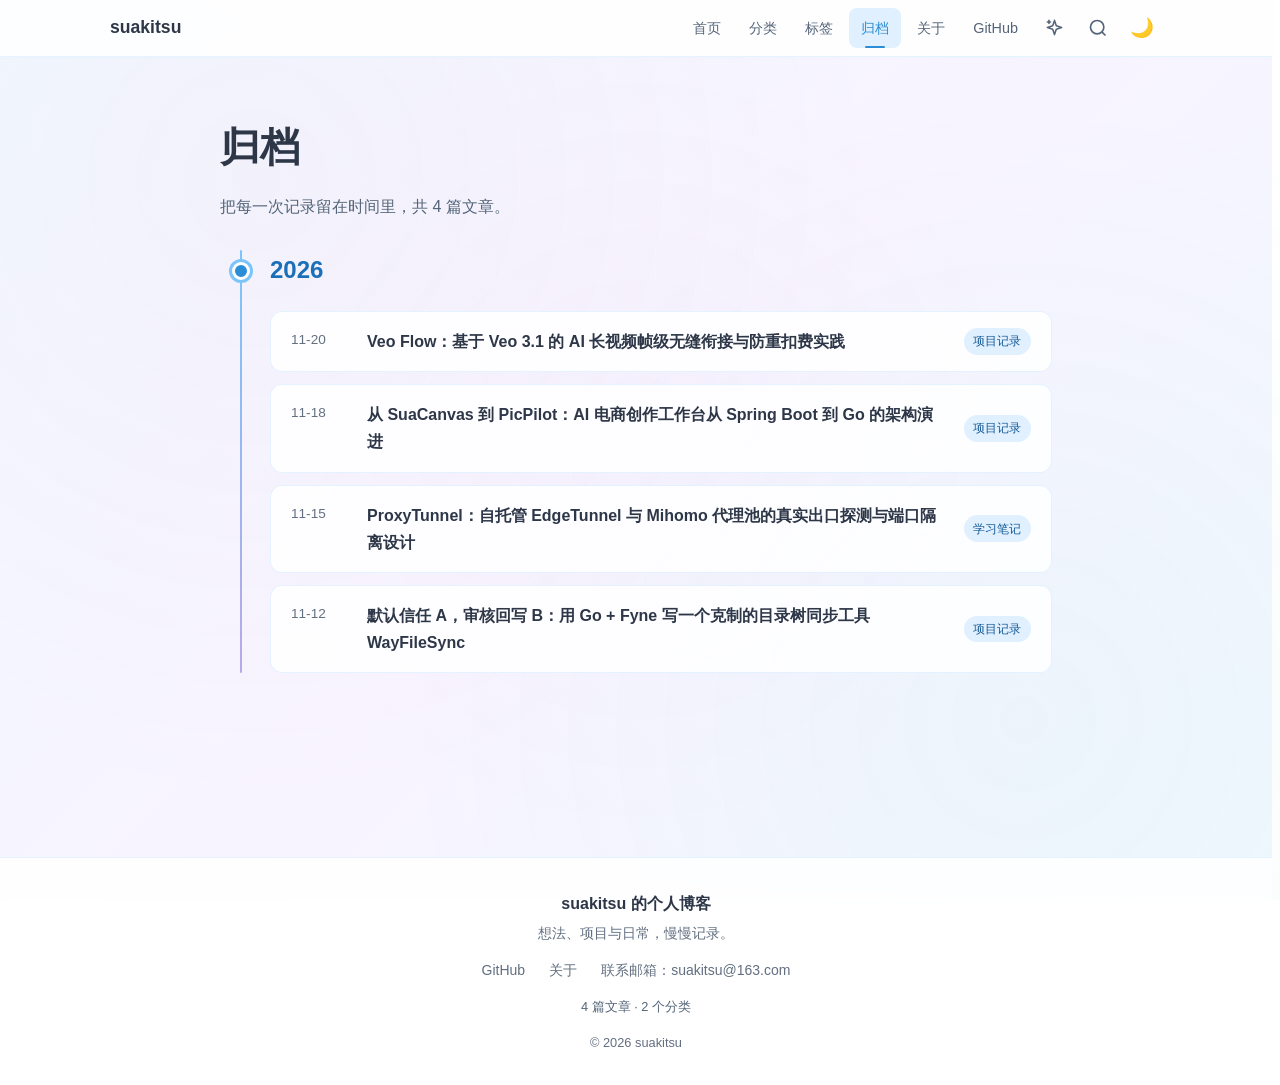
<file: year-archive.html>
<!doctype html>
<html lang="zh-CN"><head><meta charset="utf-8"><meta name="viewport" content="width=device-width,initial-scale=1,viewport-fit=cover"><meta name="theme-color" content="#f0f8ff"><title>归档 · suakitsu</title><meta name="description" content="suakitsu 的个人博客时间线归档。"><link rel="canonical" href="https://suakitsu.github.io/year-archive.html"><link rel="icon" href="/favicon.png" type="image/png"><meta property="og:title" content="归档 · suakitsu"><meta property="og:description" content="suakitsu 的个人博客时间线归档。"><meta property="og:url" content="https://suakitsu.github.io/year-archive.html"><meta property="og:type" content="website"><meta property="og:image" content="https://suakitsu.github.io/avatar.png"><script>(() => { try {
  const saved = localStorage.getItem('suakitsu-theme');
  document.documentElement.dataset.theme = saved || (matchMedia('(prefers-color-scheme: dark)').matches ? 'dark' : 'light');
} catch {} })();</script><link rel="stylesheet" href="/style.css"><script src="/main.js" defer></script></head>
<body><div id="pageStart" aria-hidden="true" style="height:1px;position:absolute;top:0"></div><div class="skip-links"><a href="#main">跳到主要内容</a></div><nav class="navbar" id="site-nav" aria-label="主导航">
  <div class="container">
    <a href="/" class="logo">
      <span class="logo-text">suakitsu</span>
    </a>
    
    <div class="nav-right">
      <div class="nav-links">
        <a href="/" class="nav-link">首页</a>
        <a href="/categories.html" class="nav-link">分类</a>
        <a href="/tags.html" class="nav-link">标签</a>
        <a href="/year-archive.html" class="nav-link active" aria-current="page">归档</a>
        <a href="/about.html" class="nav-link">关于</a>
        <a href="https://github.com/suakitsu" target="_blank" rel="noopener" class="nav-link">GitHub</a>
      </div>
      
      <button class="swarm-replay-toggle" id="swarmReplayBtn" aria-label="重播页面构建动效" title="重播页面构建动效">
        <svg viewBox="0 0 24 24" fill="none" stroke="currentColor" stroke-width="2" stroke-linecap="round" stroke-linejoin="round">
          <path d="m12 3-1.9 5.8a2 2 0 0 1-1.3 1.3L3 12l5.8 1.9a2 2 0 0 1 1.3 1.3L12 21l1.9-5.8a2 2 0 0 1 1.3-1.3L21 12l-5.8-1.9a2 2 0 0 1-1.3-1.3Z"/>
          <path d="M5 3v4"/><path d="M3 5h4"/>
        </svg>
      </button>

      <button class="search-toggle" id="searchToggle" aria-label="搜索">
        <svg viewBox="0 0 24 24" fill="none" stroke="currentColor" stroke-width="2">
          <circle cx="11" cy="11" r="8"/>
          <path d="m21 21-4.35-4.35"/>
        </svg>
      </button>
      
      <button class="theme-toggle" id="themeToggle" aria-label="切换主题" aria-pressed="false">
        <span class="icon-moon">🌙</span>
        <span class="icon-sun">☀️</span>
      </button>
      
      <button class="menu-toggle" id="menuToggle" aria-label="菜单" aria-controls="mobileMenu" aria-expanded="false">
        ☰
      </button>
    </div>
  </div>
</nav>


<div class="mobile-overlay" id="mobileOverlay"></div>
<div class="mobile-menu" id="mobileMenu">
  <a href="/" class="mobile-link">首页</a>
  <a href="/categories.html" class="mobile-link">分类</a>
  <a href="/tags.html" class="mobile-link">标签</a>
  <a href="/year-archive.html" class="mobile-link active" aria-current="page">归档</a>
  <a href="/about.html" class="mobile-link">关于</a>
  <a href="https://github.com/suakitsu" target="_blank" rel="noopener" class="mobile-link">GitHub</a>
</div>
<main id="main" class="main-content"><section class="content-page"><div class="container"><h1>归档</h1><p class="page-intro">把每一次记录留在时间里，共 4 篇文章。</p><div class="archive-timeline"><div class="archive-year"><h2 class="year-title">2026</h2><div class="year-posts"><article class="archive-post"><time class="archive-date" datetime="2026-11-20">11-20</time><div class="archive-content"><h3 class="archive-post-title"><a href="/posts/veo-flow.html">Veo Flow：基于 Veo 3.1 的 AI 长视频帧级无缝衔接与防重扣费实践</a></h3><span class="archive-category">项目记录</span></div></article><article class="archive-post"><time class="archive-date" datetime="2026-11-18">11-18</time><div class="archive-content"><h3 class="archive-post-title"><a href="/posts/suacanvas-to-picpilot.html">从 SuaCanvas 到 PicPilot：AI 电商创作工作台从 Spring Boot 到 Go 的架构演进</a></h3><span class="archive-category">项目记录</span></div></article><article class="archive-post"><time class="archive-date" datetime="2026-11-15">11-15</time><div class="archive-content"><h3 class="archive-post-title"><a href="/posts/proxytunnel.html">ProxyTunnel：自托管 EdgeTunnel 与 Mihomo 代理池的真实出口探测与端口隔离设计</a></h3><span class="archive-category">学习笔记</span></div></article><article class="archive-post"><time class="archive-date" datetime="2026-11-12">11-12</time><div class="archive-content"><h3 class="archive-post-title"><a href="/posts/wayfilesync.html">默认信任 A，审核回写 B：用 Go + Fyne 写一个克制的目录树同步工具 WayFileSync</a></h3><span class="archive-category">项目记录</span></div></article></div></div></div></div></section></main><footer class="footer" id="footer"><div class="container"><div class="footer-content"><div class="footer-info"><p class="footer-title">suakitsu 的个人博客</p><p class="footer-subtitle">想法、项目与日常，慢慢记录。</p></div><div class="footer-links"><a href="https://github.com/suakitsu" target="_blank" rel="noopener">GitHub</a><a href="/about.html">关于</a><a href="mailto:suakitsu@163.com">联系邮箱：suakitsu@163.com</a></div><div class="footer-stats">4 篇文章 · 2 个分类</div><div class="footer-copyright"><p>© 2026 suakitsu</p></div></div></div></footer><dialog class="search-modal" id="searchModal" aria-labelledby="searchTitle"><div class="search-modal-overlay" id="searchOverlay" aria-hidden="true"></div><div class="search-modal-content"><h2 class="sr-only" id="searchTitle">搜索文章</h2><div class="search-modal-header"><input type="search" class="search-input" id="searchInput" placeholder="搜索文章..." aria-label="搜索文章关键词" autocomplete="off"><button class="search-close" id="searchClose" aria-label="关闭搜索"><svg viewBox="0 0 24 24" fill="none" stroke="currentColor" stroke-width="2" aria-hidden="true"><path d="M18 6 6 18m0-12 12 12"/></svg></button></div><div class="search-results search-hint" id="searchResults" role="status">输入关键词搜索文章...</div></div></dialog><button class="back-to-top" id="backToTop" aria-label="返回顶部"><svg viewBox="0 0 24 24" fill="none" stroke="currentColor" stroke-width="2.5" aria-hidden="true"><polyline points="18 15 12 9 6 15"/></svg></button></body></html>
</file>
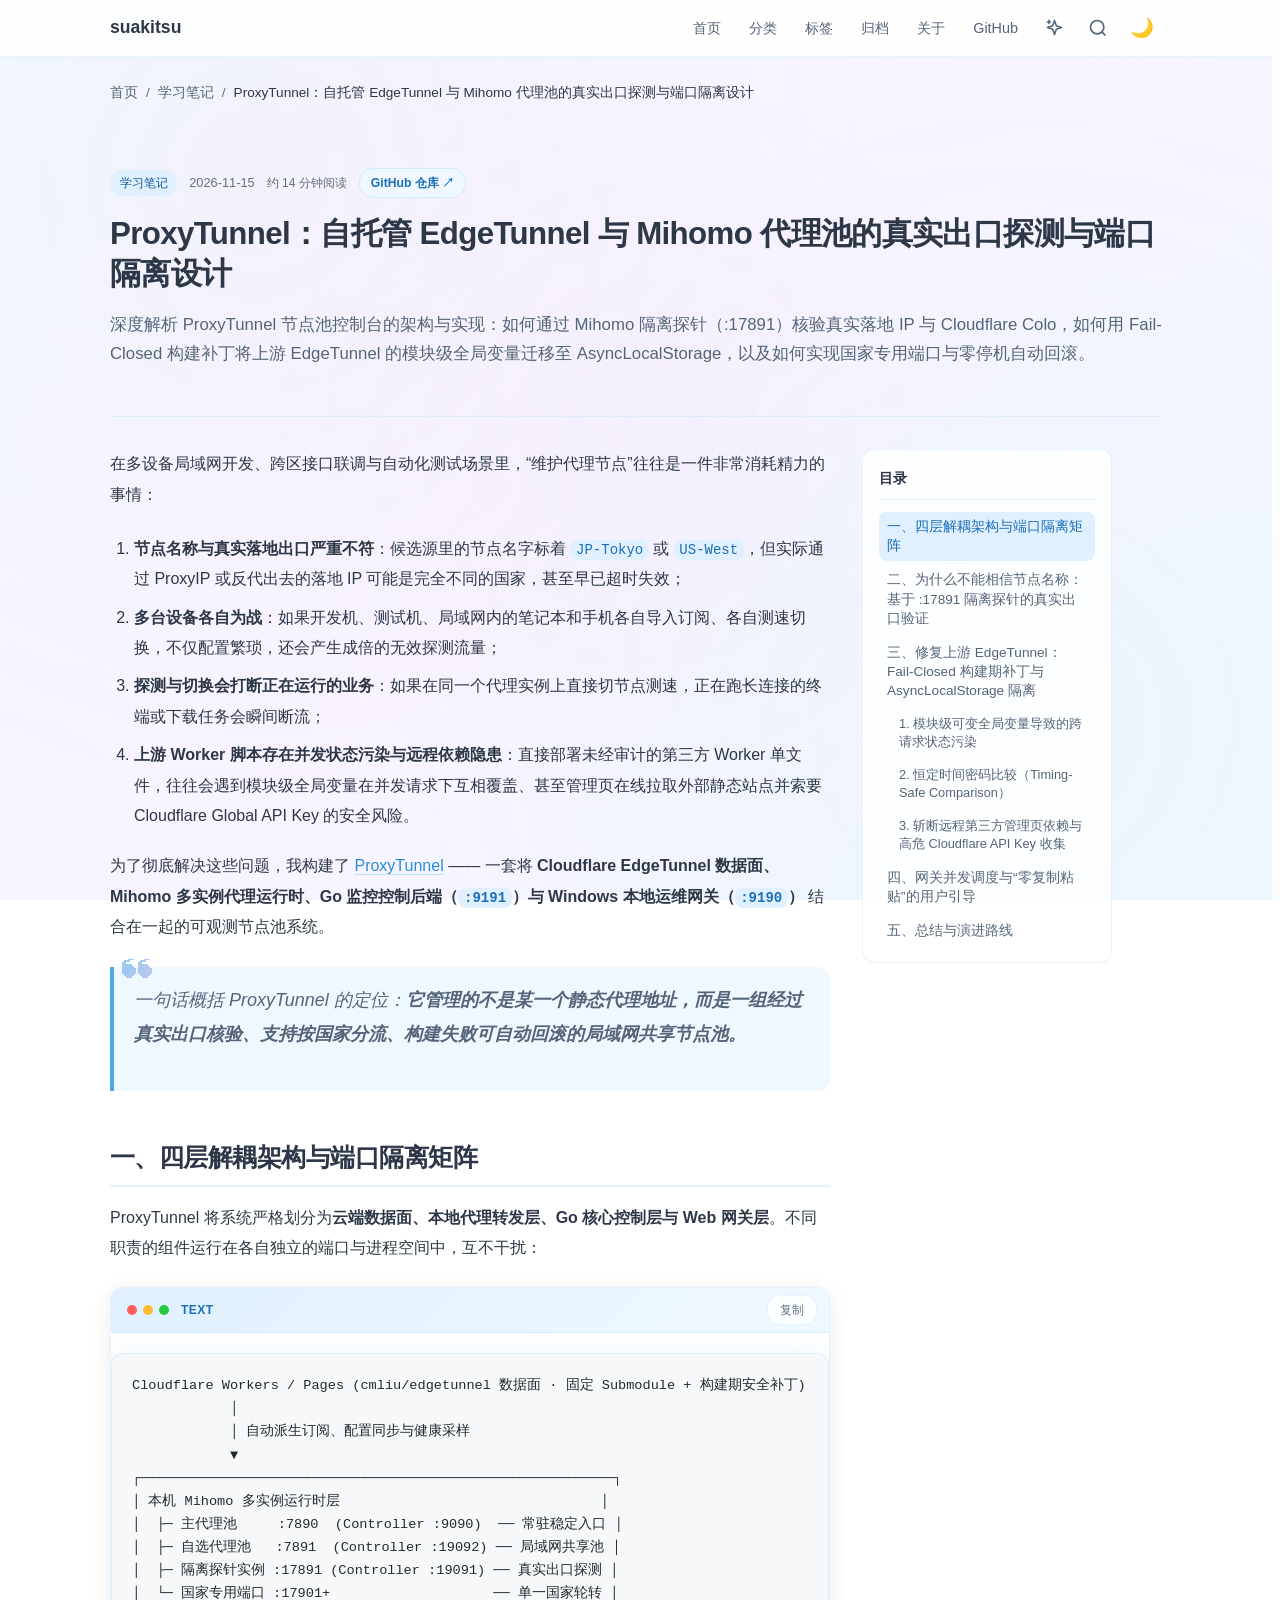
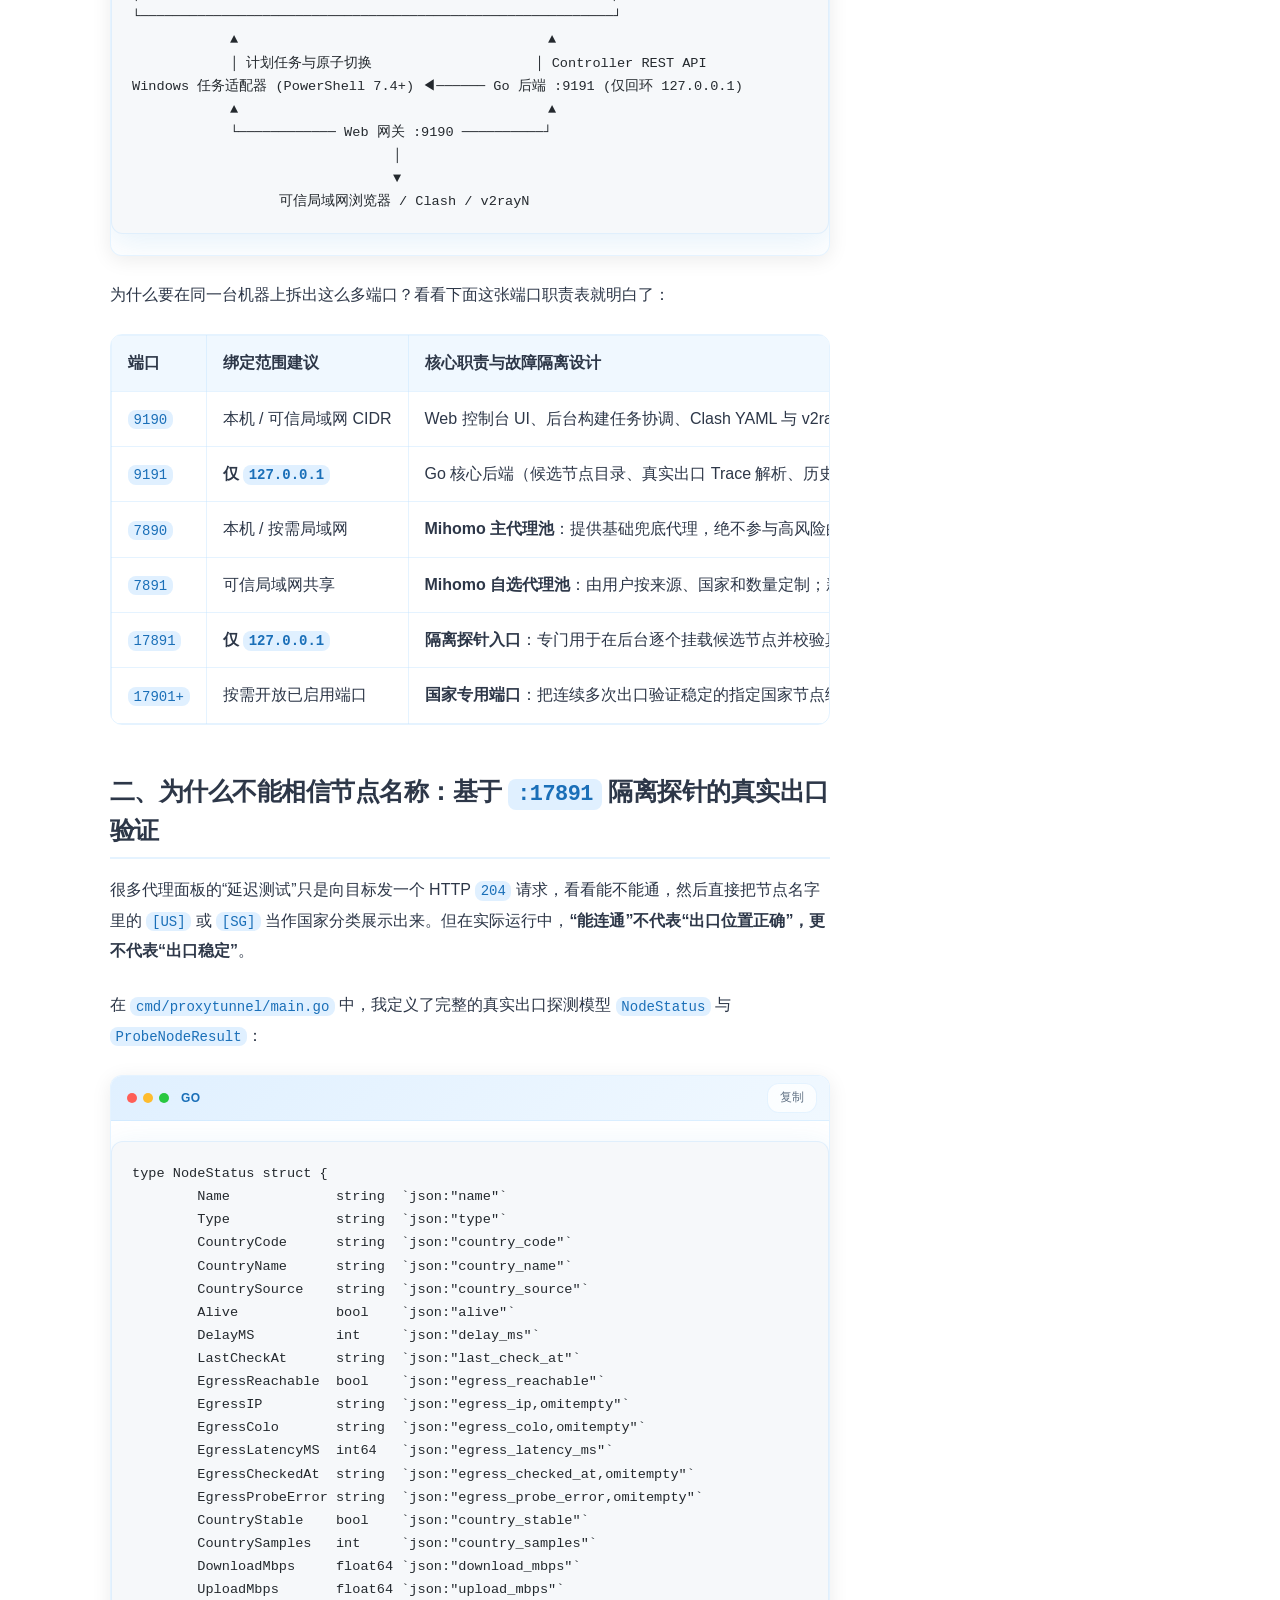
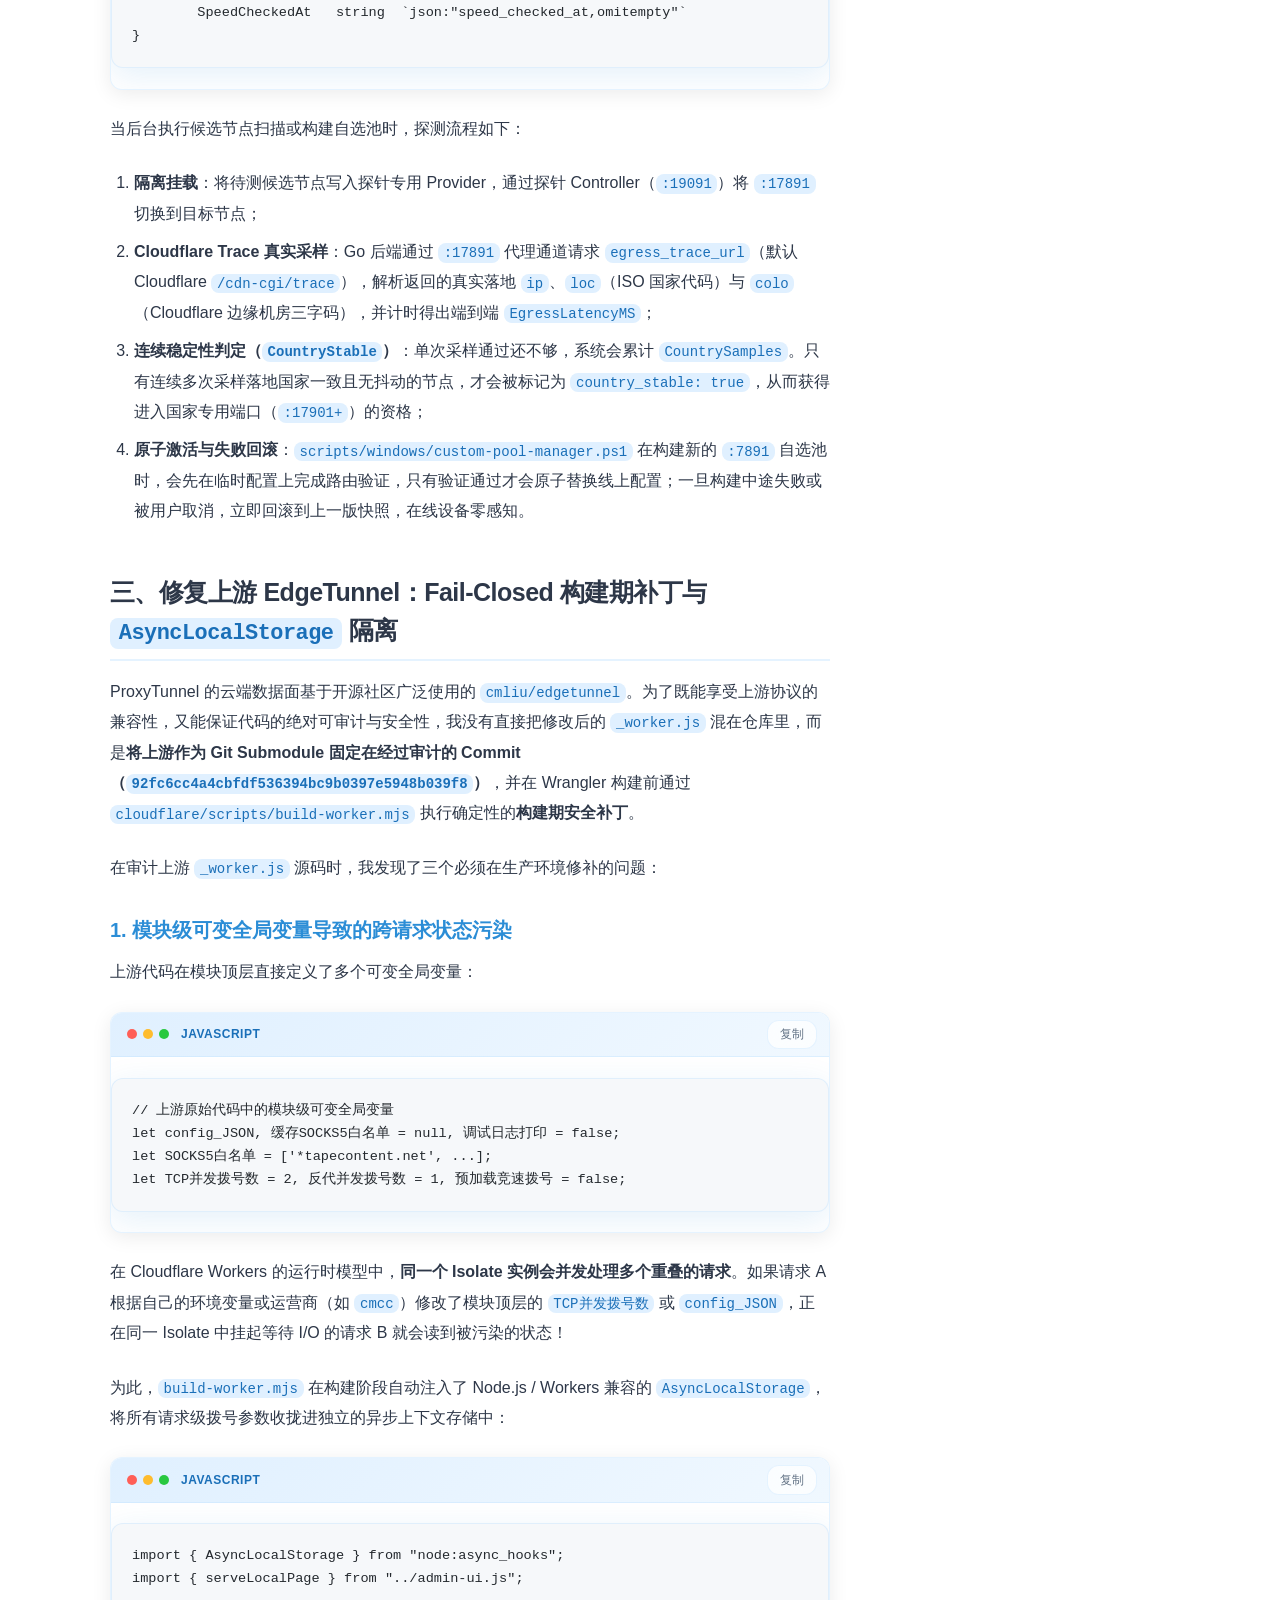
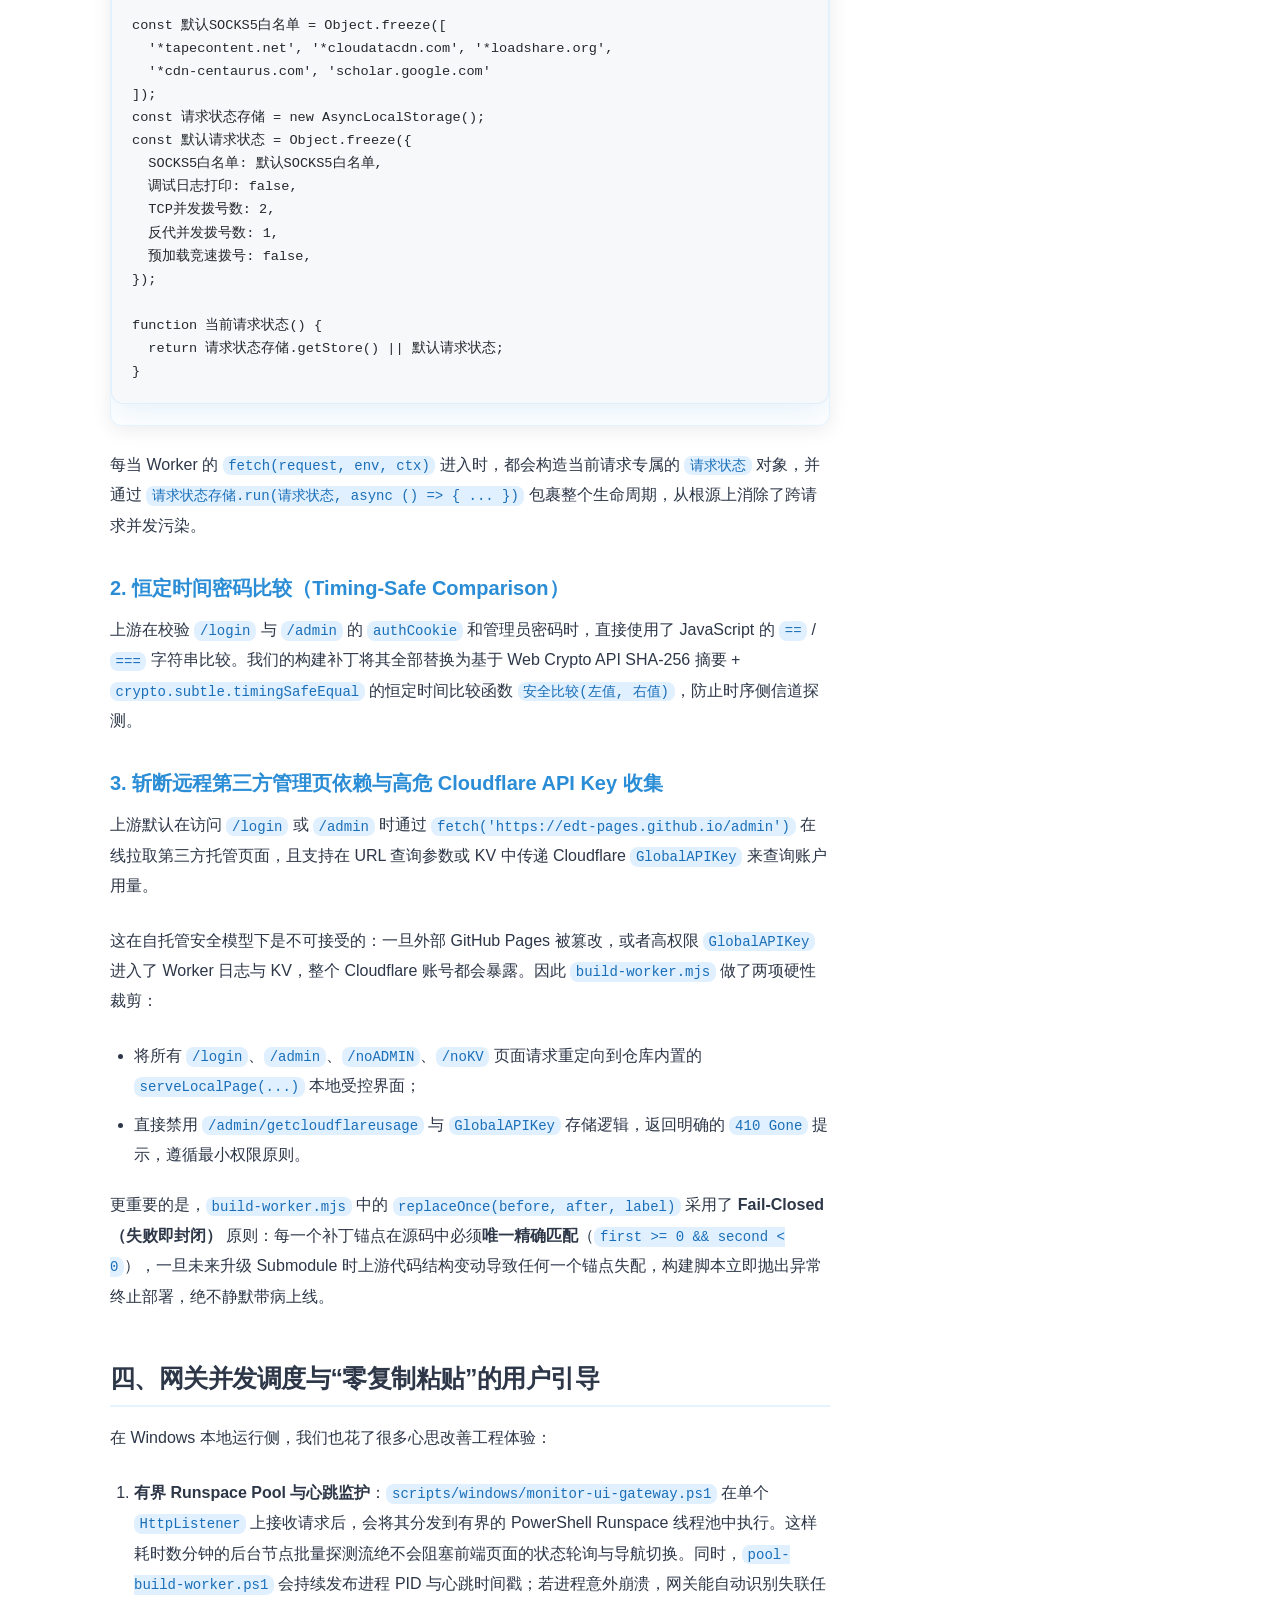
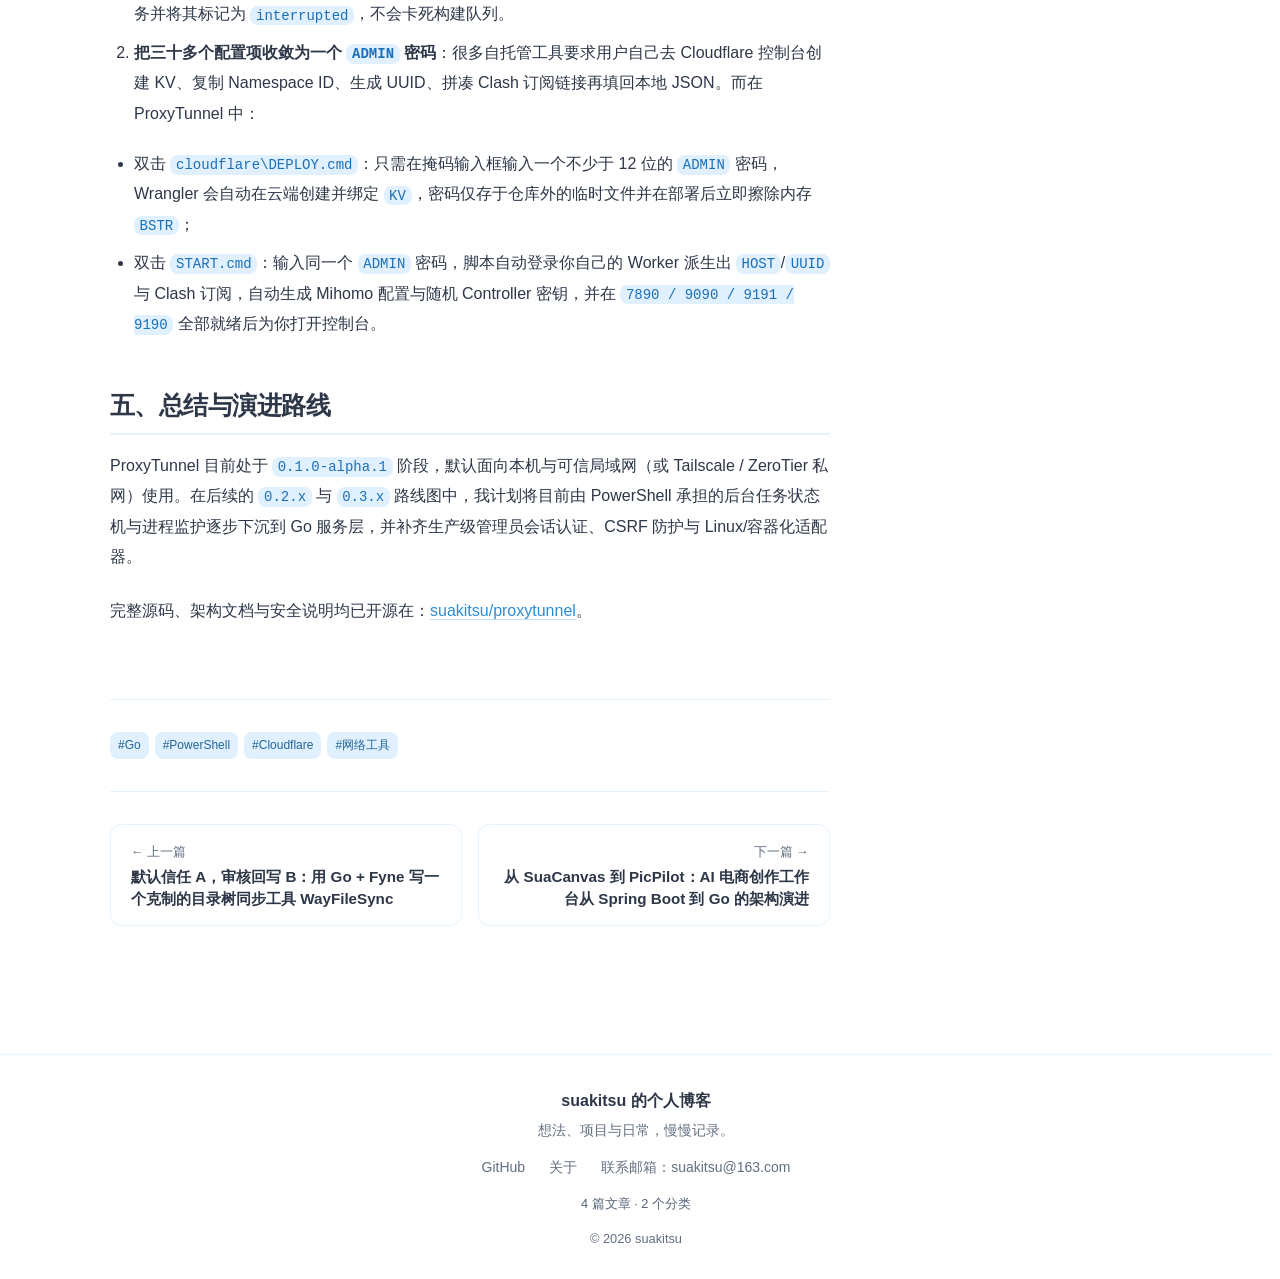
<file: posts/proxytunnel.html>
<!doctype html>
<html lang="zh-CN"><head><meta charset="utf-8"><meta name="viewport" content="width=device-width,initial-scale=1,viewport-fit=cover"><meta name="theme-color" content="#f0f8ff"><title>ProxyTunnel：自托管 EdgeTunnel 与 Mihomo 代理池的真实出口探测与端口隔离设计 · suakitsu</title><meta name="description" content="深度解析 ProxyTunnel 节点池控制台的架构与实现：如何通过 Mihomo 隔离探针（:17891）核验真实落地 IP 与 Cloudflare Colo，如何用 Fail-Closed 构建补丁将上游 EdgeTunnel 的模块级全局变量迁移至 AsyncLocalStorage，以及如何实现国家专用端口与零停机自动回滚。"><link rel="canonical" href="https://suakitsu.github.io/posts/proxytunnel.html"><link rel="icon" href="/favicon.png" type="image/png"><meta property="og:title" content="ProxyTunnel：自托管 EdgeTunnel 与 Mihomo 代理池的真实出口探测与端口隔离设计 · suakitsu"><meta property="og:description" content="深度解析 ProxyTunnel 节点池控制台的架构与实现：如何通过 Mihomo 隔离探针（:17891）核验真实落地 IP 与 Cloudflare Colo，如何用 Fail-Closed 构建补丁将上游 EdgeTunnel 的模块级全局变量迁移至 AsyncLocalStorage，以及如何实现国家专用端口与零停机自动回滚。"><meta property="og:url" content="https://suakitsu.github.io/posts/proxytunnel.html"><meta property="og:type" content="website"><meta property="og:image" content="https://suakitsu.github.io/avatar.png"><script>(() => { try {
  const saved = localStorage.getItem('suakitsu-theme');
  document.documentElement.dataset.theme = saved || (matchMedia('(prefers-color-scheme: dark)').matches ? 'dark' : 'light');
} catch {} })();</script><link rel="stylesheet" href="/style.css"><script src="/main.js" defer></script></head>
<body><div id="pageStart" aria-hidden="true" style="height:1px;position:absolute;top:0"></div><div class="skip-links"><a href="#main">跳到主要内容</a></div><nav class="navbar" id="site-nav" aria-label="主导航">
  <div class="container">
    <a href="/" class="logo">
      <span class="logo-text">suakitsu</span>
    </a>
    
    <div class="nav-right">
      <div class="nav-links">
        <a href="/" class="nav-link">首页</a>
        <a href="/categories.html" class="nav-link">分类</a>
        <a href="/tags.html" class="nav-link">标签</a>
        <a href="/year-archive.html" class="nav-link">归档</a>
        <a href="/about.html" class="nav-link">关于</a>
        <a href="https://github.com/suakitsu" target="_blank" rel="noopener" class="nav-link">GitHub</a>
      </div>
      
      <button class="swarm-replay-toggle" id="swarmReplayBtn" aria-label="重播页面构建动效" title="重播页面构建动效">
        <svg viewBox="0 0 24 24" fill="none" stroke="currentColor" stroke-width="2" stroke-linecap="round" stroke-linejoin="round">
          <path d="m12 3-1.9 5.8a2 2 0 0 1-1.3 1.3L3 12l5.8 1.9a2 2 0 0 1 1.3 1.3L12 21l1.9-5.8a2 2 0 0 1 1.3-1.3L21 12l-5.8-1.9a2 2 0 0 1-1.3-1.3Z"/>
          <path d="M5 3v4"/><path d="M3 5h4"/>
        </svg>
      </button>

      <button class="search-toggle" id="searchToggle" aria-label="搜索">
        <svg viewBox="0 0 24 24" fill="none" stroke="currentColor" stroke-width="2">
          <circle cx="11" cy="11" r="8"/>
          <path d="m21 21-4.35-4.35"/>
        </svg>
      </button>
      
      <button class="theme-toggle" id="themeToggle" aria-label="切换主题" aria-pressed="false">
        <span class="icon-moon">🌙</span>
        <span class="icon-sun">☀️</span>
      </button>
      
      <button class="menu-toggle" id="menuToggle" aria-label="菜单" aria-controls="mobileMenu" aria-expanded="false">
        ☰
      </button>
    </div>
  </div>
</nav>


<div class="mobile-overlay" id="mobileOverlay"></div>
<div class="mobile-menu" id="mobileMenu">
  <a href="/" class="mobile-link">首页</a>
  <a href="/categories.html" class="mobile-link">分类</a>
  <a href="/tags.html" class="mobile-link">标签</a>
  <a href="/year-archive.html" class="mobile-link">归档</a>
  <a href="/about.html" class="mobile-link">关于</a>
  <a href="https://github.com/suakitsu" target="_blank" rel="noopener" class="mobile-link">GitHub</a>
</div>
<main id="main" class="main-content"><div class="reading-progress-bar" id="readingProgressBar" aria-hidden="true"></div><article class="post-article-section"><div class="container"><nav class="breadcrumb" aria-label="面包屑导航"><a href="/">首页</a><span class="separator">/</span><a href="/categories.html#cat-%E5%AD%A6%E4%B9%A0%E7%AC%94%E8%AE%B0">学习笔记</a><span class="separator">/</span><span class="current">ProxyTunnel：自托管 EdgeTunnel 与 Mihomo 代理池的真实出口探测与端口隔离设计</span></nav><header class="post-header"><div class="post-meta"><a href="/categories.html#cat-%E5%AD%A6%E4%B9%A0%E7%AC%94%E8%AE%B0" class="post-category">学习笔记</a><time datetime="2026-11-15">2026-11-15</time><span class="read-time">约 14 分钟阅读</span><a href="https://github.com/suakitsu/proxytunnel" target="_blank" rel="noopener" class="post-repo-link">GitHub 仓库 ↗</a></div><h1 class="post-title">ProxyTunnel：自托管 EdgeTunnel 与 Mihomo 代理池的真实出口探测与端口隔离设计</h1><p class="post-excerpt">深度解析 ProxyTunnel 节点池控制台的架构与实现：如何通过 Mihomo 隔离探针（:17891）核验真实落地 IP 与 Cloudflare Colo，如何用 Fail-Closed 构建补丁将上游 EdgeTunnel 的模块级全局变量迁移至 AsyncLocalStorage，以及如何实现国家专用端口与零停机自动回滚。</p></header><div class="toc-mobile"><button type="button" class="toc-mobile-toggle" id="tocMobileToggle" aria-expanded="false"><span>文章目录</span><span class="toc-toggle-icon">▼</span></button><nav class="toc-mobile-nav" id="tocMobileNav" aria-label="移动端文章目录"><a href="#section-1" class="toc-link">一、四层解耦架构与端口隔离矩阵</a><a href="#section-2" class="toc-link">二、为什么不能相信节点名称：基于 :17891 隔离探针的真实出口验证</a><a href="#section-3" class="toc-link">三、修复上游 EdgeTunnel：Fail-Closed 构建期补丁与 AsyncLocalStorage 隔离</a><a href="#section-4" class="toc-link toc-h3">1. 模块级可变全局变量导致的跨请求状态污染</a><a href="#section-5" class="toc-link toc-h3">2. 恒定时间密码比较（Timing-Safe Comparison）</a><a href="#section-6" class="toc-link toc-h3">3. 斩断远程第三方管理页依赖与高危 Cloudflare API Key 收集</a><a href="#section-7" class="toc-link">四、网关并发调度与“零复制粘贴”的用户引导</a><a href="#section-8" class="toc-link">五、总结与演进路线</a></nav></div><div class="post-content-wrapper"><div class="post-content"><p>在多设备局域网开发、跨区接口联调与自动化测试场景里，“维护代理节点”往往是一件非常消耗精力的事情：</p>
<ol><li><strong>节点名称与真实落地出口严重不符</strong>：候选源里的节点名字标着 <code>JP-Tokyo</code> 或 <code>US-West</code>，但实际通过 ProxyIP 或反代出去的落地 IP 可能是完全不同的国家，甚至早已超时失效；</li><li><strong>多台设备各自为战</strong>：如果开发机、测试机、局域网内的笔记本和手机各自导入订阅、各自测速切换，不仅配置繁琐，还会产生成倍的无效探测流量；</li><li><strong>探测与切换会打断正在运行的业务</strong>：如果在同一个代理实例上直接切节点测速，正在跑长连接的终端或下载任务会瞬间断流；</li><li><strong>上游 Worker 脚本存在并发状态污染与远程依赖隐患</strong>：直接部署未经审计的第三方 Worker 单文件，往往会遇到模块级全局变量在并发请求下互相覆盖、甚至管理页在线拉取外部静态站点并索要 Cloudflare Global API Key 的安全风险。</li></ol>
<p>为了彻底解决这些问题，我构建了 <a href="https://github.com/suakitsu/proxytunnel" target="_blank" rel="noopener">ProxyTunnel</a> —— 一套将 <strong>Cloudflare EdgeTunnel 数据面、Mihomo 多实例代理运行时、Go 监控控制后端（<code>:9191</code>）与 Windows 本地运维网关（<code>:9190</code>）</strong> 结合在一起的可观测节点池系统。</p>
<blockquote><p>一句话概括 ProxyTunnel 的定位：<strong>它管理的不是某一个静态代理地址，而是一组经过真实出口核验、支持按国家分流、构建失败可自动回滚的局域网共享节点池。</strong></p></blockquote>
<h2 id="section-1">一、四层解耦架构与端口隔离矩阵</h2>
<p>ProxyTunnel 将系统严格划分为<strong>云端数据面、本地代理转发层、Go 核心控制层与 Web 网关层</strong>。不同职责的组件运行在各自独立的端口与进程空间中，互不干扰：</p>
<div class="code-block-wrapper"><div class="code-block-header"><div class="code-block-dots"><span class="code-block-dot"></span><span class="code-block-dot"></span><span class="code-block-dot"></span></div><span class="code-block-lang">TEXT</span></div><button class="code-copy-btn" type="button" aria-label="复制代码"><span class="copy-text">复制</span></button><pre class="highlight"><code>Cloudflare Workers / Pages (cmliu/edgetunnel 数据面 · 固定 Submodule + 构建期安全补丁)
            │
            │ 自动派生订阅、配置同步与健康采样
            ▼
┌──────────────────────────────────────────────────────────┐
│ 本机 Mihomo 多实例运行时层                                │
│  ├─ 主代理池     :7890  (Controller :9090)  ── 常驻稳定入口 │
│  ├─ 自选代理池   :7891  (Controller :19092) ── 局域网共享池 │
│  ├─ 隔离探针实例 :17891 (Controller :19091) ── 真实出口探测 │
│  └─ 国家专用端口 :17901+                    ── 单一国家轮转 │
└──────────────────────────────────────────────────────────┘
            ▲                                      ▲
            │ 计划任务与原子切换                    │ Controller REST API
Windows 任务适配器 (PowerShell 7.4+) ◀────── Go 后端 :9191 (仅回环 127.0.0.1)
            ▲                                      ▲
            └──────────── Web 网关 :9190 ──────────┘
                                │
                                ▼
                  可信局域网浏览器 / Clash / v2rayN</code></pre></div>
<p>为什么要在同一台机器上拆出这么多端口？看看下面这张端口职责表就明白了：</p>
<table><thead><tr><th>端口</th><th>绑定范围建议</th><th>核心职责与故障隔离设计</th></tr></thead><tbody><tr><td><code>9190</code></td><td>本机 / 可信局域网 CIDR</td><td>Web 控制台 UI、后台构建任务协调、Clash YAML 与 v2rayN Base64 订阅分发</td></tr><tr><td><code>9191</code></td><td><strong>仅 <code>127.0.0.1</code></strong></td><td>Go 核心后端（候选节点目录、真实出口 Trace 解析、历史快照与控制 API）</td></tr><tr><td><code>7890</code></td><td>本机 / 按需局域网</td><td><strong>Mihomo 主代理池</strong>：提供基础兜底代理，绝不参与高风险的批量测速与实验性重构</td></tr><tr><td><code>7891</code></td><td>可信局域网共享</td><td><strong>Mihomo 自选代理池</strong>：由用户按来源、国家和数量定制；新池构建失败时自动保留上一版可用配置</td></tr><tr><td><code>17891</code></td><td><strong>仅 <code>127.0.0.1</code></strong></td><td><strong>隔离探针入口</strong>：专门用于在后台逐个挂载候选节点并校验真实出口，完全不影响 <code>7890</code> 与 <code>7891</code> 的在线连接</td></tr><tr><td><code>17901+</code></td><td>按需开放已启用端口</td><td><strong>国家专用端口</strong>：把连续多次出口验证稳定的指定国家节点绑定到独立端口，供固定地区业务直接调用</td></tr></tbody></table>
<h2 id="section-2">二、为什么不能相信节点名称：基于 <code>:17891</code> 隔离探针的真实出口验证</h2>
<p>很多代理面板的“延迟测试”只是向目标发一个 HTTP <code>204</code> 请求，看看能不能通，然后直接把节点名字里的 <code>[US]</code> 或 <code>[SG]</code> 当作国家分类展示出来。但在实际运行中，<strong>“能连通”不代表“出口位置正确”，更不代表“出口稳定”</strong>。</p>
<p>在 <code>cmd/proxytunnel/main.go</code> 中，我定义了完整的真实出口探测模型 <code>NodeStatus</code> 与 <code>ProbeNodeResult</code>：</p>
<div class="code-block-wrapper"><div class="code-block-header"><div class="code-block-dots"><span class="code-block-dot"></span><span class="code-block-dot"></span><span class="code-block-dot"></span></div><span class="code-block-lang">GO</span></div><button class="code-copy-btn" type="button" aria-label="复制代码"><span class="copy-text">复制</span></button><pre class="highlight"><code>type NodeStatus struct {
	Name             string  `json:&quot;name&quot;`
	Type             string  `json:&quot;type&quot;`
	CountryCode      string  `json:&quot;country_code&quot;`
	CountryName      string  `json:&quot;country_name&quot;`
	CountrySource    string  `json:&quot;country_source&quot;`
	Alive            bool    `json:&quot;alive&quot;`
	DelayMS          int     `json:&quot;delay_ms&quot;`
	LastCheckAt      string  `json:&quot;last_check_at&quot;`
	EgressReachable  bool    `json:&quot;egress_reachable&quot;`
	EgressIP         string  `json:&quot;egress_ip,omitempty&quot;`
	EgressColo       string  `json:&quot;egress_colo,omitempty&quot;`
	EgressLatencyMS  int64   `json:&quot;egress_latency_ms&quot;`
	EgressCheckedAt  string  `json:&quot;egress_checked_at,omitempty&quot;`
	EgressProbeError string  `json:&quot;egress_probe_error,omitempty&quot;`
	CountryStable    bool    `json:&quot;country_stable&quot;`
	CountrySamples   int     `json:&quot;country_samples&quot;`
	DownloadMbps     float64 `json:&quot;download_mbps&quot;`
	UploadMbps       float64 `json:&quot;upload_mbps&quot;`
	SpeedCheckedAt   string  `json:&quot;speed_checked_at,omitempty&quot;`
}</code></pre></div>
<p>当后台执行候选节点扫描或构建自选池时，探测流程如下：</p>
<ol><li><strong>隔离挂载</strong>：将待测候选节点写入探针专用 Provider，通过探针 Controller（<code>:19091</code>）将 <code>:17891</code> 切换到目标节点；</li><li><strong>Cloudflare Trace 真实采样</strong>：Go 后端通过 <code>:17891</code> 代理通道请求 <code>egress_trace_url</code>（默认 Cloudflare <code>/cdn-cgi/trace</code>），解析返回的真实落地 <code>ip</code>、<code>loc</code>（ISO 国家代码）与 <code>colo</code>（Cloudflare 边缘机房三字码），并计时得出端到端 <code>EgressLatencyMS</code>；</li><li><strong>连续稳定性判定（<code>CountryStable</code>）</strong>：单次采样通过还不够，系统会累计 <code>CountrySamples</code>。只有连续多次采样落地国家一致且无抖动的节点，才会被标记为 <code>country_stable: true</code>，从而获得进入国家专用端口（<code>:17901+</code>）的资格；</li><li><strong>原子激活与失败回滚</strong>：<code>scripts/windows/custom-pool-manager.ps1</code> 在构建新的 <code>:7891</code> 自选池时，会先在临时配置上完成路由验证，只有验证通过才会原子替换线上配置；一旦构建中途失败或被用户取消，立即回滚到上一版快照，在线设备零感知。</li></ol>
<h2 id="section-3">三、修复上游 EdgeTunnel：Fail-Closed 构建期补丁与 <code>AsyncLocalStorage</code> 隔离</h2>
<p>ProxyTunnel 的云端数据面基于开源社区广泛使用的 <code>cmliu/edgetunnel</code>。为了既能享受上游协议的兼容性，又能保证代码的绝对可审计与安全性，我没有直接把修改后的 <code>_worker.js</code> 混在仓库里，而是<strong>将上游作为 Git Submodule 固定在经过审计的 Commit（<code>92fc6cc4a4cbfdf536394bc9b0397e5948b039f8</code>）</strong>，并在 Wrangler 构建前通过 <code>cloudflare/scripts/build-worker.mjs</code> 执行确定性的<strong>构建期安全补丁</strong>。</p>
<p>在审计上游 <code>_worker.js</code> 源码时，我发现了三个必须在生产环境修补的问题：</p>
<h3 id="section-4">1. 模块级可变全局变量导致的跨请求状态污染</h3>
<p>上游代码在模块顶层直接定义了多个可变全局变量：</p>
<div class="code-block-wrapper"><div class="code-block-header"><div class="code-block-dots"><span class="code-block-dot"></span><span class="code-block-dot"></span><span class="code-block-dot"></span></div><span class="code-block-lang">JAVASCRIPT</span></div><button class="code-copy-btn" type="button" aria-label="复制代码"><span class="copy-text">复制</span></button><pre class="highlight"><code>// 上游原始代码中的模块级可变全局变量
let config_JSON, 缓存SOCKS5白名单 = null, 调试日志打印 = false;
let SOCKS5白名单 = ['*tapecontent.net', ...];
let TCP并发拨号数 = 2, 反代并发拨号数 = 1, 预加载竞速拨号 = false;</code></pre></div>
<p>在 Cloudflare Workers 的运行时模型中，<strong>同一个 Isolate 实例会并发处理多个重叠的请求</strong>。如果请求 A 根据自己的环境变量或运营商（如 <code>cmcc</code>）修改了模块顶层的 <code>TCP并发拨号数</code> 或 <code>config_JSON</code>，正在同一 Isolate 中挂起等待 I/O 的请求 B 就会读到被污染的状态！</p>
<p>为此，<code>build-worker.mjs</code> 在构建阶段自动注入了 Node.js / Workers 兼容的 <code>AsyncLocalStorage</code>，将所有请求级拨号参数收拢进独立的异步上下文存储中：</p>
<div class="code-block-wrapper"><div class="code-block-header"><div class="code-block-dots"><span class="code-block-dot"></span><span class="code-block-dot"></span><span class="code-block-dot"></span></div><span class="code-block-lang">JAVASCRIPT</span></div><button class="code-copy-btn" type="button" aria-label="复制代码"><span class="copy-text">复制</span></button><pre class="highlight"><code>import { AsyncLocalStorage } from &quot;node:async_hooks&quot;;
import { serveLocalPage } from &quot;../admin-ui.js&quot;;

const 默认SOCKS5白名单 = Object.freeze([
  '*tapecontent.net', '*cloudatacdn.com', '*loadshare.org',
  '*cdn-centaurus.com', 'scholar.google.com'
]);
const 请求状态存储 = new AsyncLocalStorage();
const 默认请求状态 = Object.freeze({
  SOCKS5白名单: 默认SOCKS5白名单,
  调试日志打印: false,
  TCP并发拨号数: 2,
  反代并发拨号数: 1,
  预加载竞速拨号: false,
});

function 当前请求状态() {
  return 请求状态存储.getStore() || 默认请求状态;
}</code></pre></div>
<p>每当 Worker 的 <code>fetch(request, env, ctx)</code> 进入时，都会构造当前请求专属的 <code>请求状态</code> 对象，并通过 <code>请求状态存储.run(请求状态, async () =&gt; { ... })</code> 包裹整个生命周期，从根源上消除了跨请求并发污染。</p>
<h3 id="section-5">2. 恒定时间密码比较（Timing-Safe Comparison）</h3>
<p>上游在校验 <code>/login</code> 与 <code>/admin</code> 的 <code>authCookie</code> 和管理员密码时，直接使用了 JavaScript 的 <code>==</code> / <code>===</code> 字符串比较。我们的构建补丁将其全部替换为基于 Web Crypto API SHA-256 摘要 + <code>crypto.subtle.timingSafeEqual</code> 的恒定时间比较函数 <code>安全比较(左值, 右值)</code>，防止时序侧信道探测。</p>
<h3 id="section-6">3. 斩断远程第三方管理页依赖与高危 Cloudflare API Key 收集</h3>
<p>上游默认在访问 <code>/login</code> 或 <code>/admin</code> 时通过 <code>fetch('https://edt-pages.github.io/admin')</code> 在线拉取第三方托管页面，且支持在 URL 查询参数或 KV 中传递 Cloudflare <code>GlobalAPIKey</code> 来查询账户用量。</p>
<p>这在自托管安全模型下是不可接受的：一旦外部 GitHub Pages 被篡改，或者高权限 <code>GlobalAPIKey</code> 进入了 Worker 日志与 KV，整个 Cloudflare 账号都会暴露。因此 <code>build-worker.mjs</code> 做了两项硬性裁剪：</p>
<ul><li>将所有 <code>/login</code>、<code>/admin</code>、<code>/noADMIN</code>、<code>/noKV</code> 页面请求重定向到仓库内置的 <code>serveLocalPage(...)</code> 本地受控界面；</li><li>直接禁用 <code>/admin/getcloudflareusage</code> 与 <code>GlobalAPIKey</code> 存储逻辑，返回明确的 <code>410 Gone</code> 提示，遵循最小权限原则。</li></ul>
<p>更重要的是，<code>build-worker.mjs</code> 中的 <code>replaceOnce(before, after, label)</code> 采用了 <strong>Fail-Closed（失败即封闭）</strong> 原则：每一个补丁锚点在源码中必须<strong>唯一精确匹配</strong>（<code>first &gt;= 0 &amp;&amp; second &lt; 0</code>），一旦未来升级 Submodule 时上游代码结构变动导致任何一个锚点失配，构建脚本立即抛出异常终止部署，绝不静默带病上线。</p>
<h2 id="section-7">四、网关并发调度与“零复制粘贴”的用户引导</h2>
<p>在 Windows 本地运行侧，我们也花了很多心思改善工程体验：</p>
<ol><li><strong>有界 Runspace Pool 与心跳监护</strong>：<code>scripts/windows/monitor-ui-gateway.ps1</code> 在单个 <code>HttpListener</code> 上接收请求后，会将其分发到有界的 PowerShell Runspace 线程池中执行。这样耗时数分钟的后台节点批量探测流绝不会阻塞前端页面的状态轮询与导航切换。同时，<code>pool-build-worker.ps1</code> 会持续发布进程 PID 与心跳时间戳；若进程意外崩溃，网关能自动识别失联任务并将其标记为 <code>interrupted</code>，不会卡死构建队列。</li><li><strong>把三十多个配置项收敛为一个 <code>ADMIN</code> 密码</strong>：很多自托管工具要求用户自己去 Cloudflare 控制台创建 KV、复制 Namespace ID、生成 UUID、拼凑 Clash 订阅链接再填回本地 JSON。而在 ProxyTunnel 中：</li></ol>
<ul><li>双击 <code>cloudflare\DEPLOY.cmd</code>：只需在掩码输入框输入一个不少于 12 位的 <code>ADMIN</code> 密码，Wrangler 会自动在云端创建并绑定 <code>KV</code>，密码仅存于仓库外的临时文件并在部署后立即擦除内存 <code>BSTR</code>；</li><li>双击 <code>START.cmd</code>：输入同一个 <code>ADMIN</code> 密码，脚本自动登录你自己的 Worker 派生出 <code>HOST</code>/<code>UUID</code> 与 Clash 订阅，自动生成 Mihomo 配置与随机 Controller 密钥，并在 <code>7890 / 9090 / 9191 / 9190</code> 全部就绪后为你打开控制台。</li></ul>
<h2 id="section-8">五、总结与演进路线</h2>
<p>ProxyTunnel 目前处于 <code>0.1.0-alpha.1</code> 阶段，默认面向本机与可信局域网（或 Tailscale / ZeroTier 私网）使用。在后续的 <code>0.2.x</code> 与 <code>0.3.x</code> 路线图中，我计划将目前由 PowerShell 承担的后台任务状态机与进程监护逐步下沉到 Go 服务层，并补齐生产级管理员会话认证、CSRF 防护与 Linux/容器化适配器。</p>
<p>完整源码、架构文档与安全说明均已开源在：<a href="https://github.com/suakitsu/proxytunnel" target="_blank" rel="noopener">suakitsu/proxytunnel</a>。</p></div><aside class="toc-sidebar" aria-label="文章目录"><div class="toc-header">目录</div><nav class="toc-nav"><a href="#section-1" class="toc-link">一、四层解耦架构与端口隔离矩阵</a><a href="#section-2" class="toc-link">二、为什么不能相信节点名称：基于 :17891 隔离探针的真实出口验证</a><a href="#section-3" class="toc-link">三、修复上游 EdgeTunnel：Fail-Closed 构建期补丁与 AsyncLocalStorage 隔离</a><a href="#section-4" class="toc-link toc-h3">1. 模块级可变全局变量导致的跨请求状态污染</a><a href="#section-5" class="toc-link toc-h3">2. 恒定时间密码比较（Timing-Safe Comparison）</a><a href="#section-6" class="toc-link toc-h3">3. 斩断远程第三方管理页依赖与高危 Cloudflare API Key 收集</a><a href="#section-7" class="toc-link">四、网关并发调度与“零复制粘贴”的用户引导</a><a href="#section-8" class="toc-link">五、总结与演进路线</a></nav></aside></div><footer class="post-footer-section"><div class="post-tags"><a href="/tags.html#tag-Go" class="tag">#Go</a><a href="/tags.html#tag-PowerShell" class="tag">#PowerShell</a><a href="/tags.html#tag-Cloudflare" class="tag">#Cloudflare</a><a href="/tags.html#tag-%E7%BD%91%E7%BB%9C%E5%B7%A5%E5%85%B7" class="tag">#网络工具</a></div><nav class="post-navigation" aria-label="上下篇导航"><a href="/posts/wayfilesync.html" class="nav-item prev"><span class="nav-label">← 上一篇</span><span class="nav-title">默认信任 A，审核回写 B：用 Go + Fyne 写一个克制的目录树同步工具 WayFileSync</span></a><a href="/posts/suacanvas-to-picpilot.html" class="nav-item next"><span class="nav-label">下一篇 →</span><span class="nav-title">从 SuaCanvas 到 PicPilot：AI 电商创作工作台从 Spring Boot 到 Go 的架构演进</span></a></nav></footer></div></article></main><footer class="footer" id="footer"><div class="container"><div class="footer-content"><div class="footer-info"><p class="footer-title">suakitsu 的个人博客</p><p class="footer-subtitle">想法、项目与日常，慢慢记录。</p></div><div class="footer-links"><a href="https://github.com/suakitsu" target="_blank" rel="noopener">GitHub</a><a href="/about.html">关于</a><a href="mailto:suakitsu@163.com">联系邮箱：suakitsu@163.com</a></div><div class="footer-stats">4 篇文章 · 2 个分类</div><div class="footer-copyright"><p>© 2026 suakitsu</p></div></div></div></footer><dialog class="search-modal" id="searchModal" aria-labelledby="searchTitle"><div class="search-modal-overlay" id="searchOverlay" aria-hidden="true"></div><div class="search-modal-content"><h2 class="sr-only" id="searchTitle">搜索文章</h2><div class="search-modal-header"><input type="search" class="search-input" id="searchInput" placeholder="搜索文章..." aria-label="搜索文章关键词" autocomplete="off"><button class="search-close" id="searchClose" aria-label="关闭搜索"><svg viewBox="0 0 24 24" fill="none" stroke="currentColor" stroke-width="2" aria-hidden="true"><path d="M18 6 6 18m0-12 12 12"/></svg></button></div><div class="search-results search-hint" id="searchResults" role="status">输入关键词搜索文章...</div></div></dialog><button class="back-to-top" id="backToTop" aria-label="返回顶部"><svg viewBox="0 0 24 24" fill="none" stroke="currentColor" stroke-width="2.5" aria-hidden="true"><polyline points="18 15 12 9 6 15"/></svg></button></body></html>
</file>
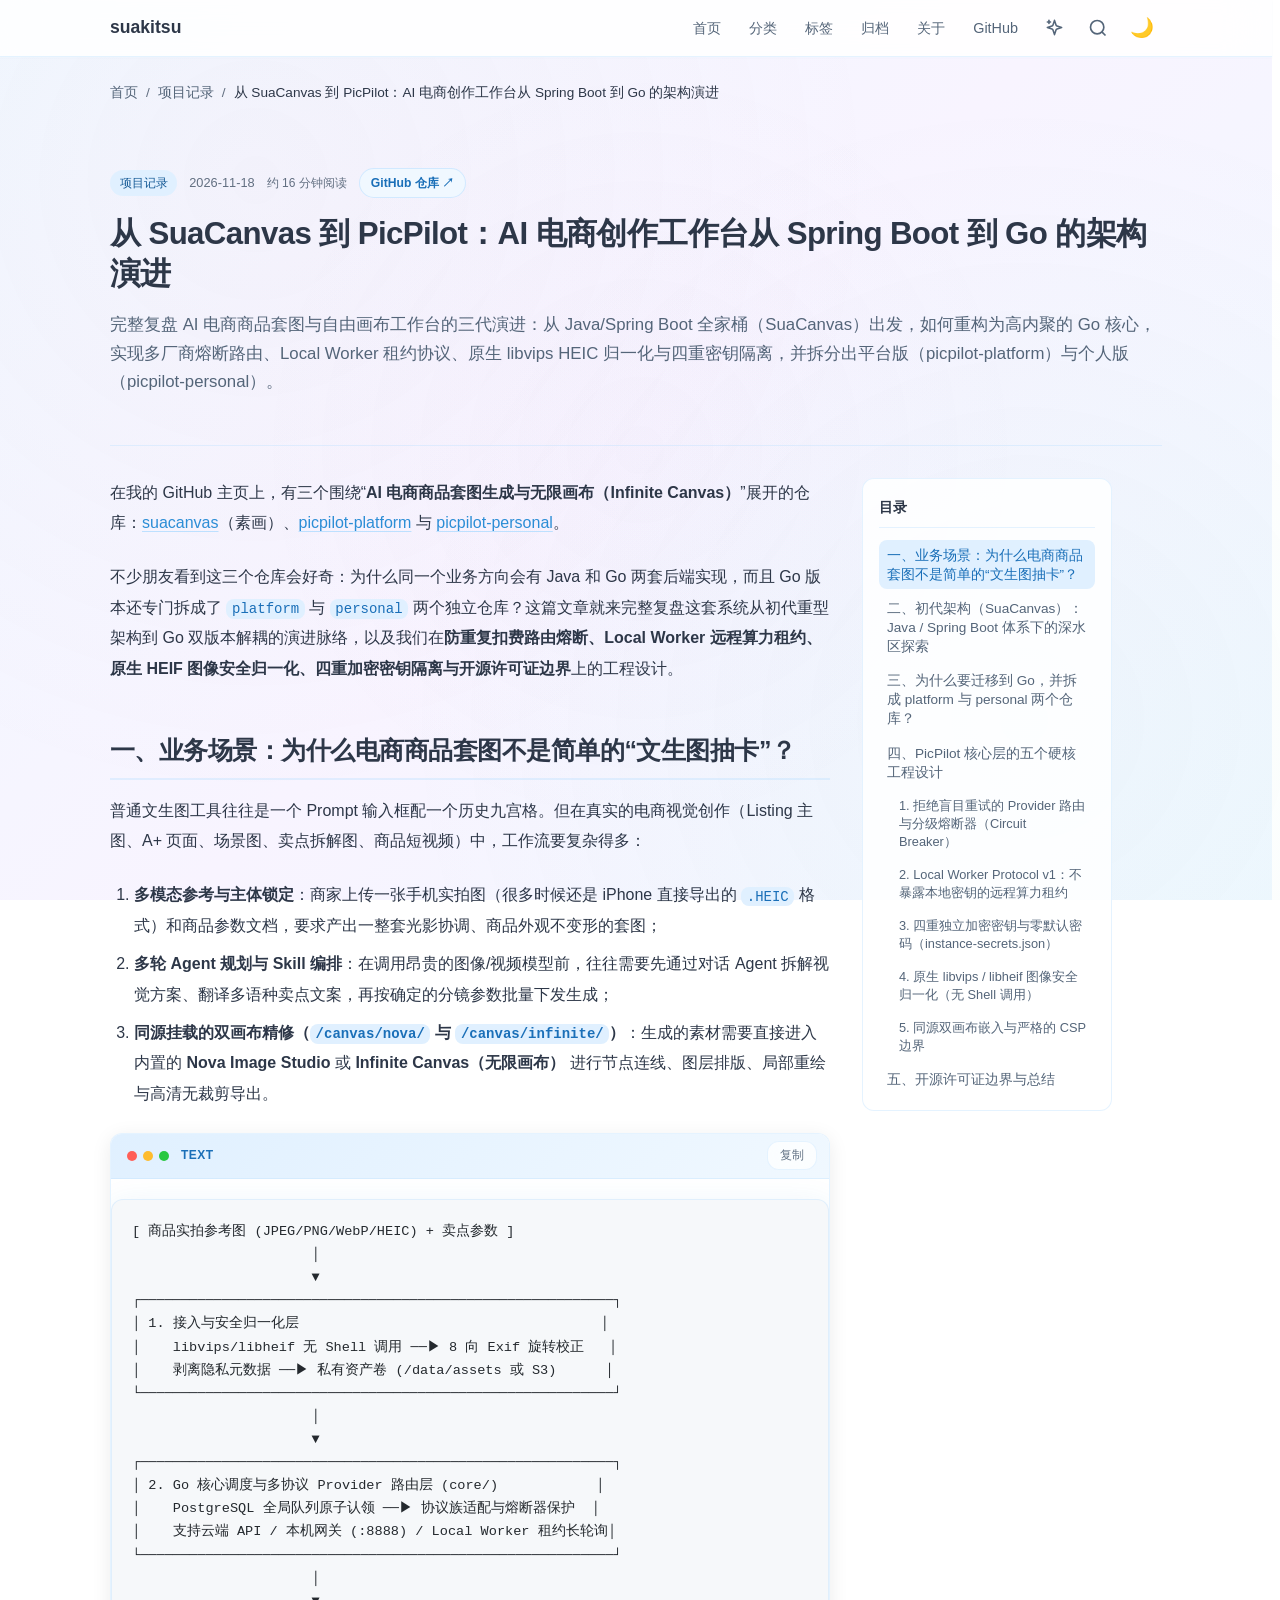
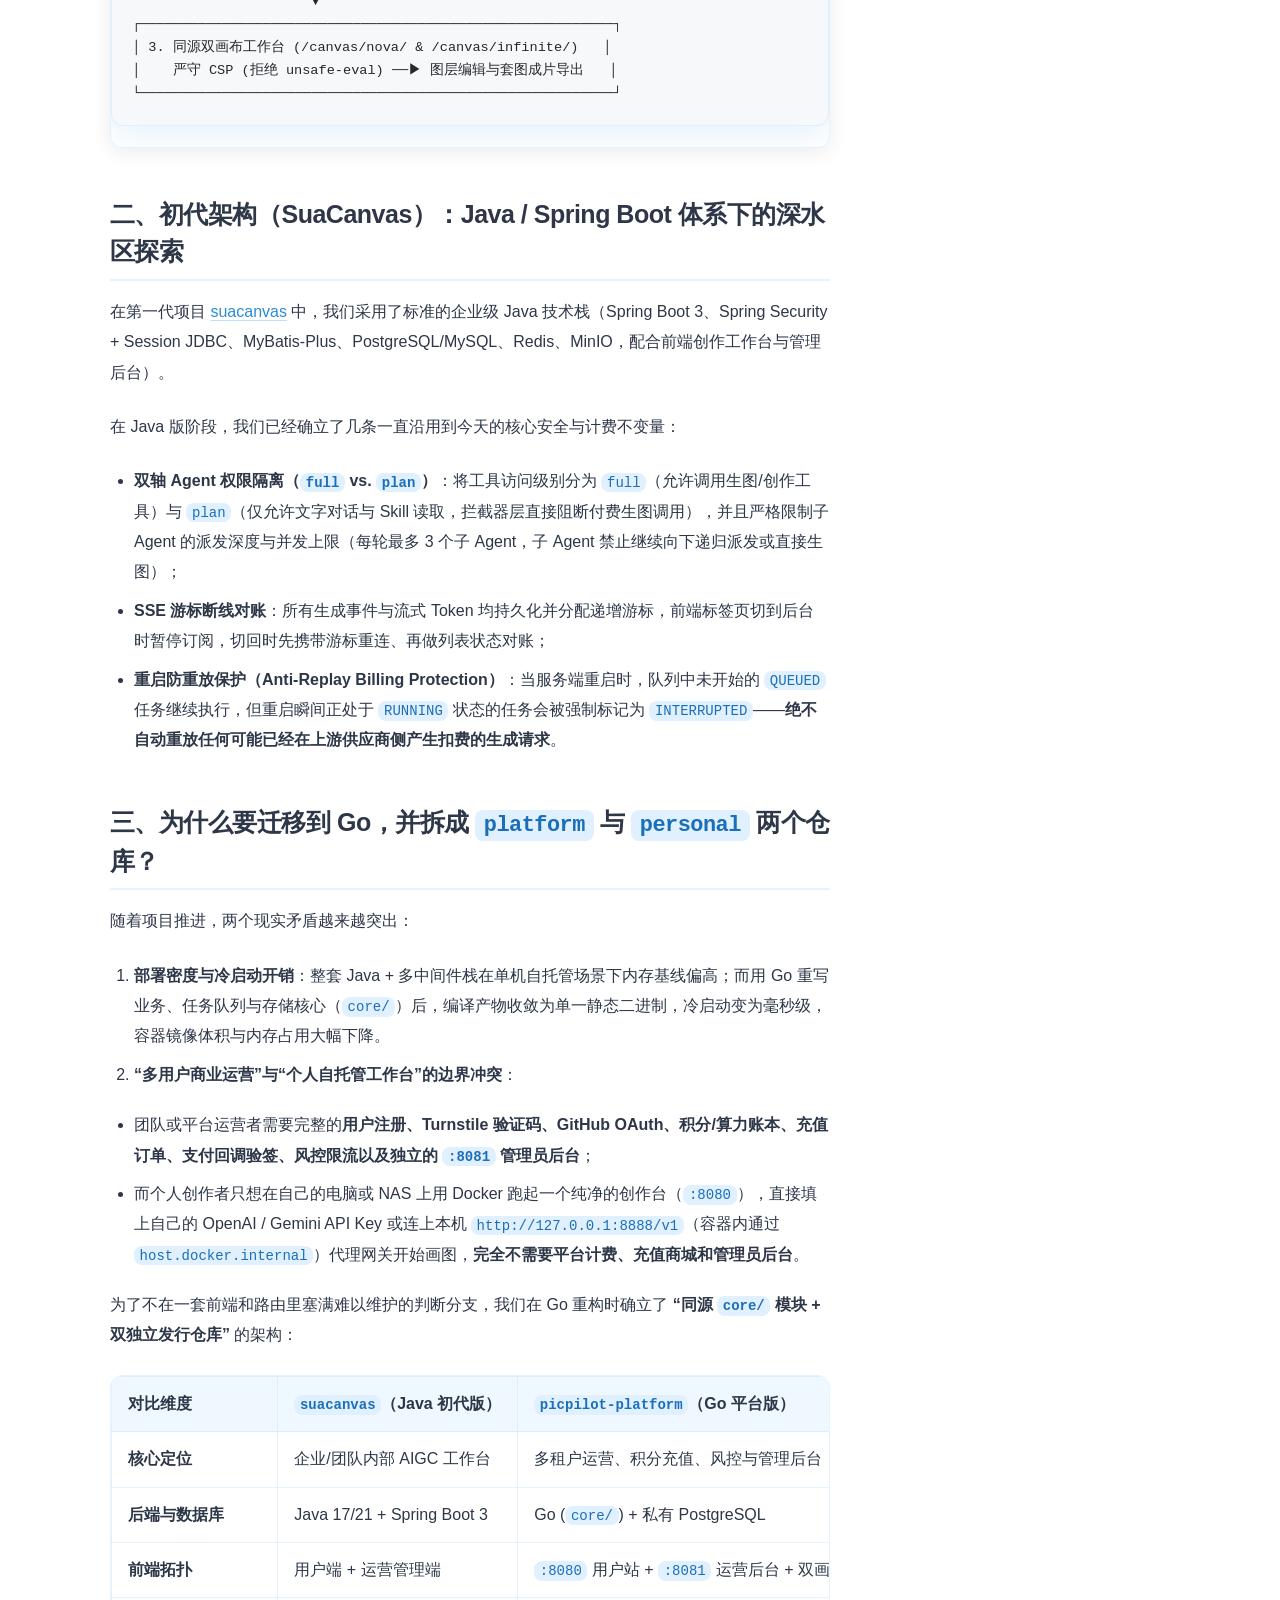
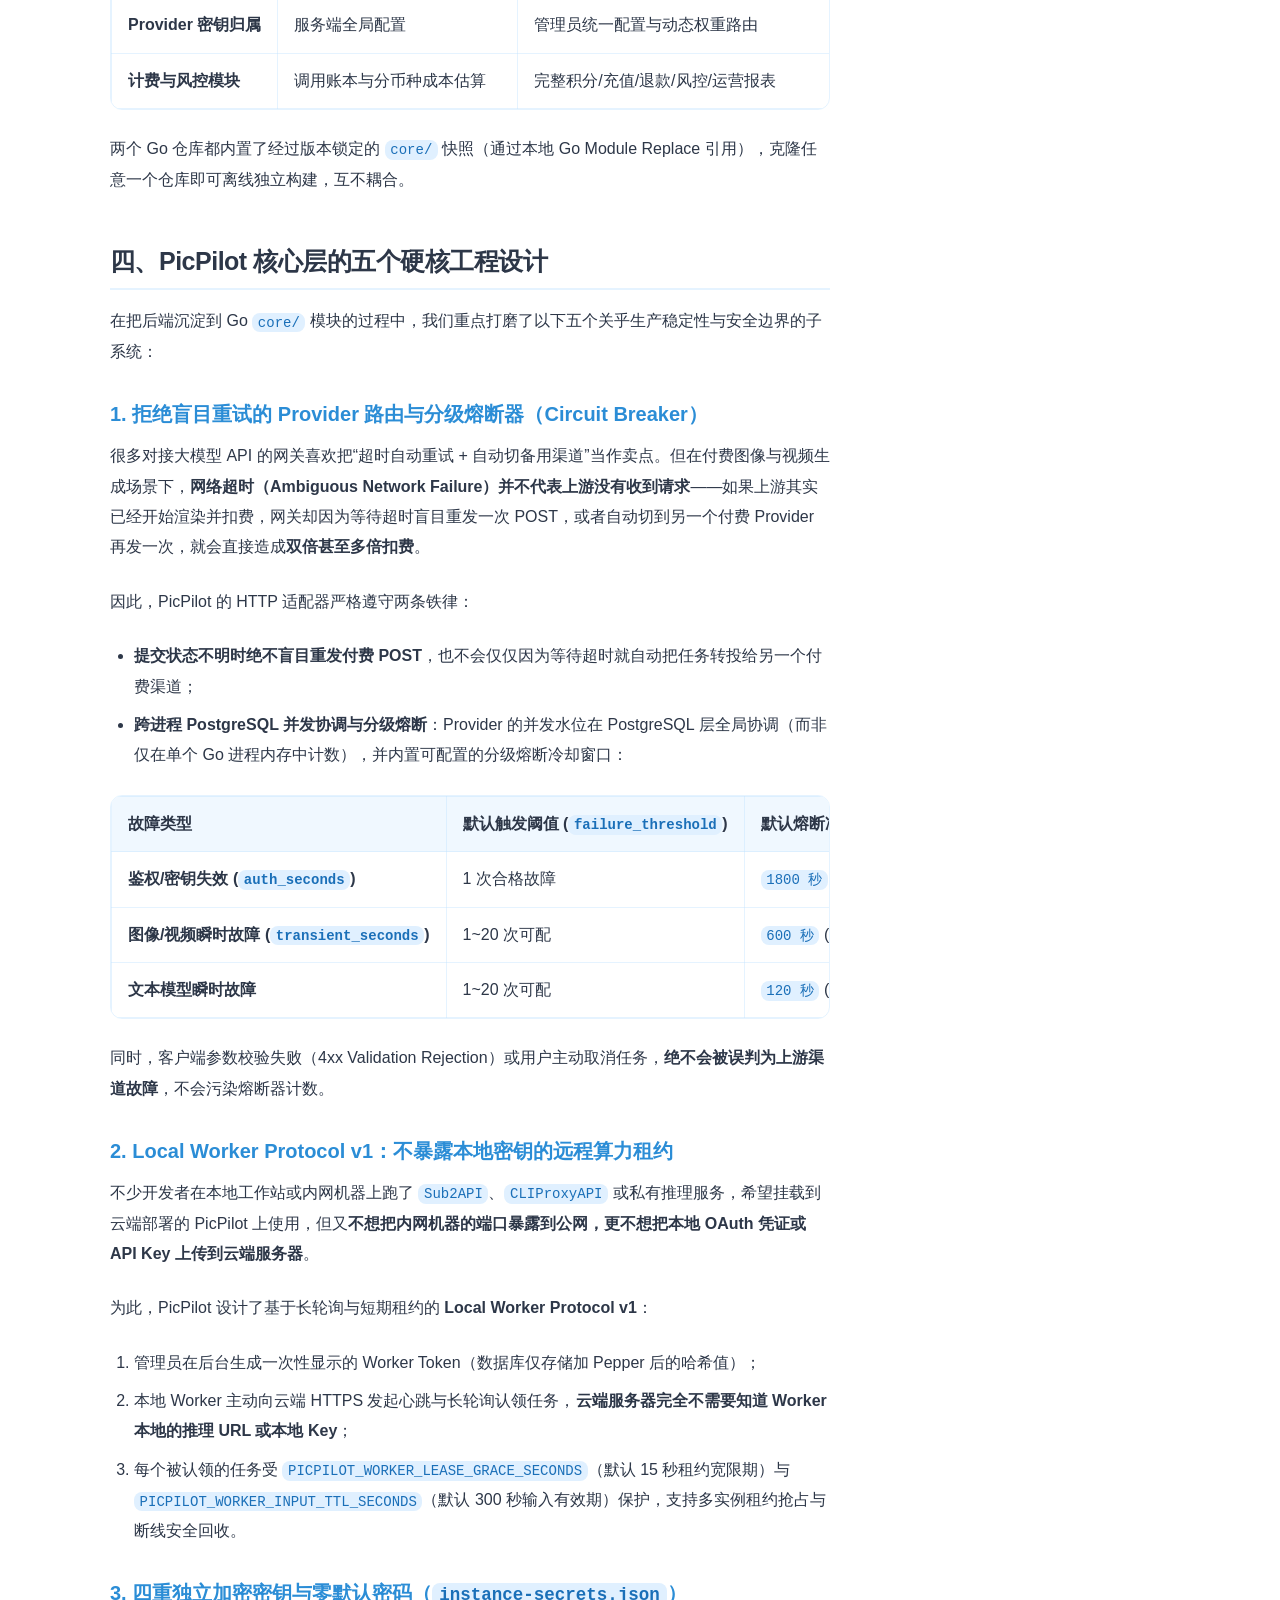
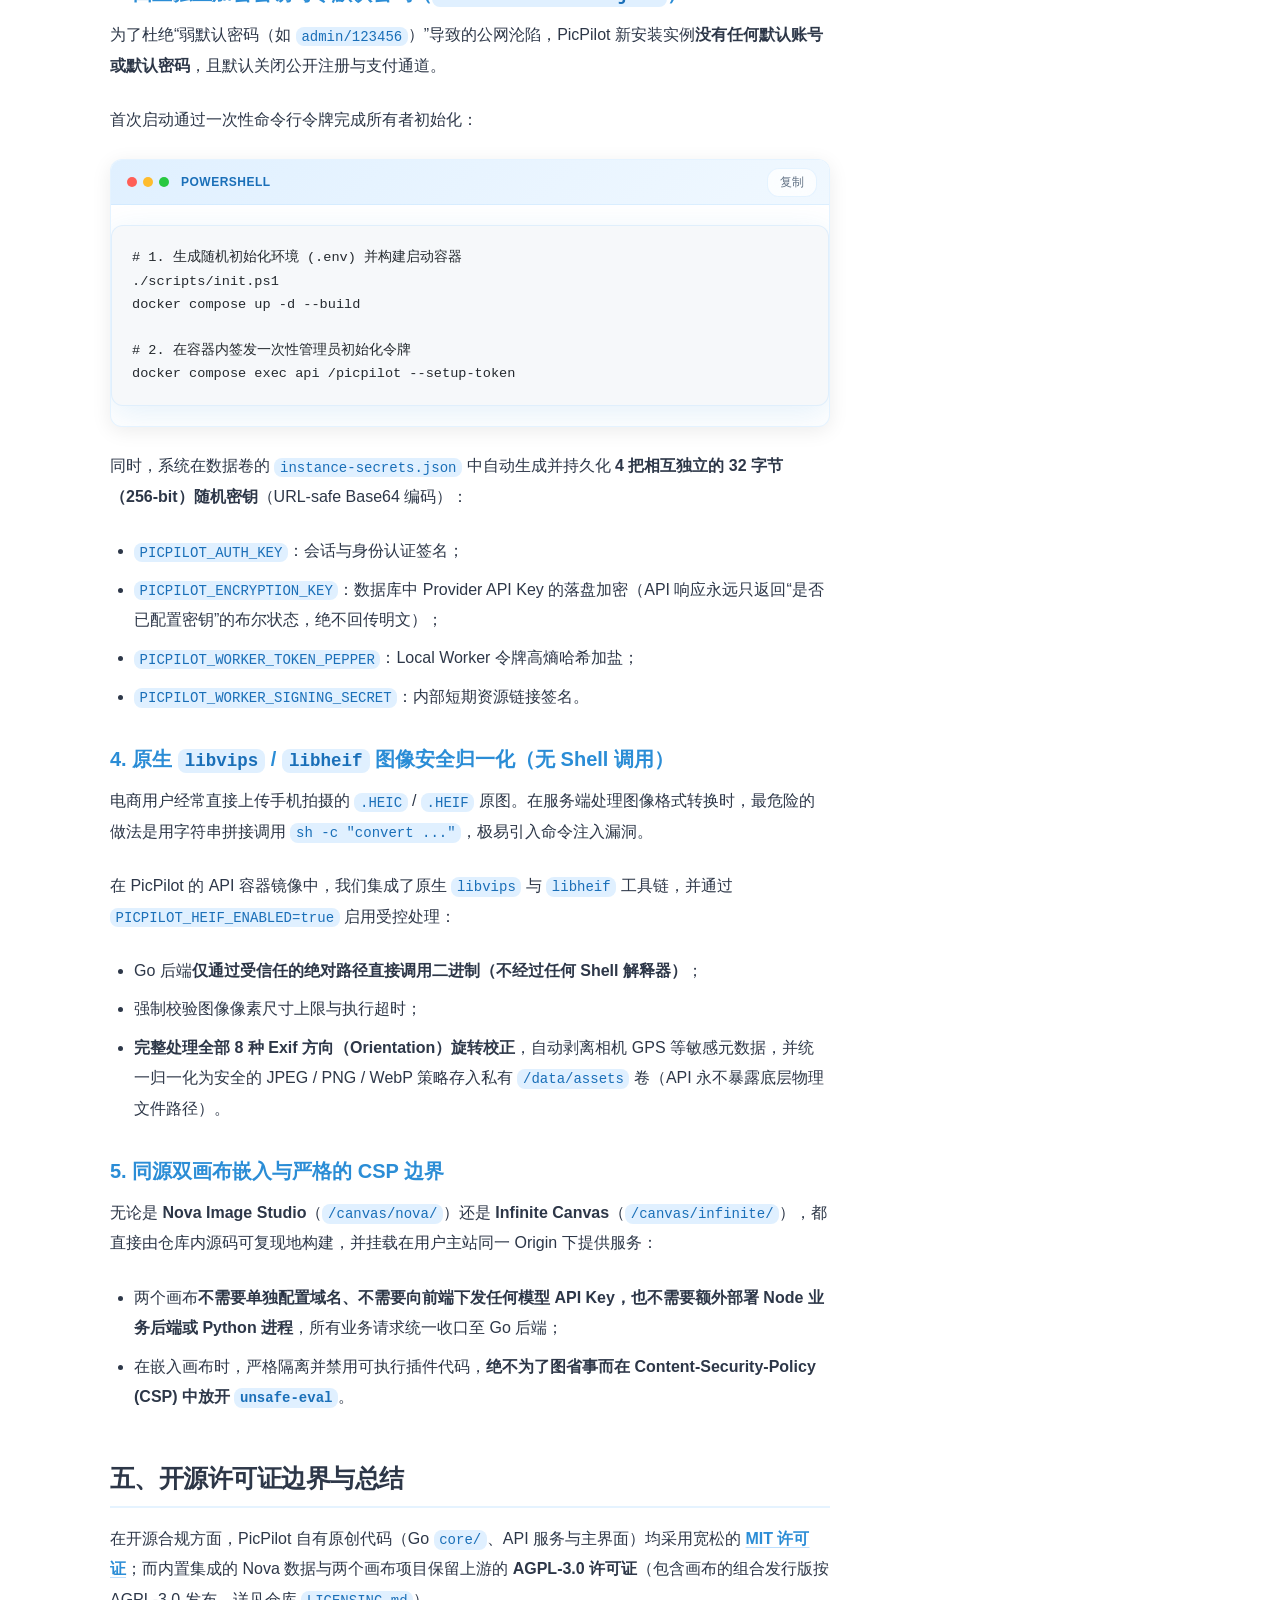
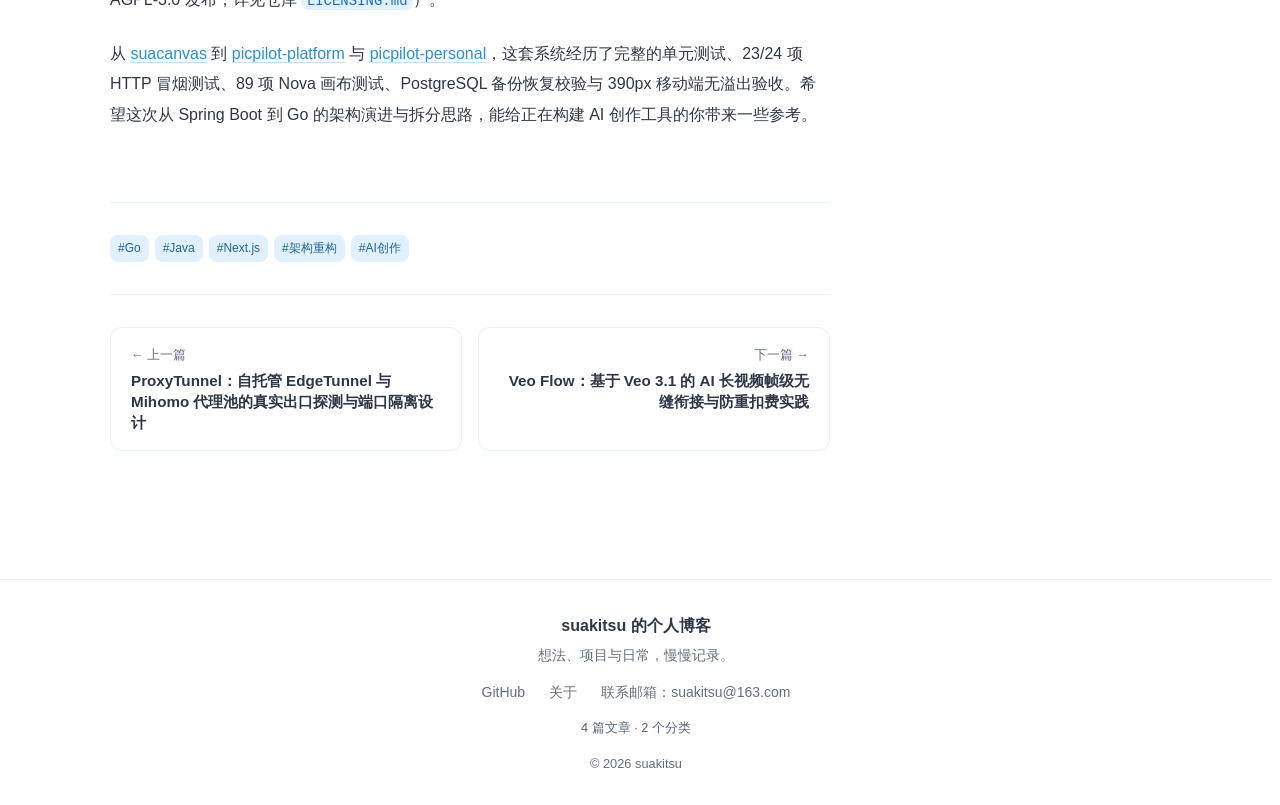
<file: posts/suacanvas-to-picpilot.html>
<!doctype html>
<html lang="zh-CN"><head><meta charset="utf-8"><meta name="viewport" content="width=device-width,initial-scale=1,viewport-fit=cover"><meta name="theme-color" content="#f0f8ff"><title>从 SuaCanvas 到 PicPilot：AI 电商创作工作台从 Spring Boot 到 Go 的架构演进 · suakitsu</title><meta name="description" content="完整复盘 AI 电商商品套图与自由画布工作台的三代演进：从 Java/Spring Boot 全家桶（SuaCanvas）出发，如何重构为高内聚的 Go 核心，实现多厂商熔断路由、Local Worker 租约协议、原生 libvips HEIC 归一化与四重密钥隔离，并拆分出平台版（picpilot-platform）与个人版（picpilot-personal）。"><link rel="canonical" href="https://suakitsu.github.io/posts/suacanvas-to-picpilot.html"><link rel="icon" href="/favicon.png" type="image/png"><meta property="og:title" content="从 SuaCanvas 到 PicPilot：AI 电商创作工作台从 Spring Boot 到 Go 的架构演进 · suakitsu"><meta property="og:description" content="完整复盘 AI 电商商品套图与自由画布工作台的三代演进：从 Java/Spring Boot 全家桶（SuaCanvas）出发，如何重构为高内聚的 Go 核心，实现多厂商熔断路由、Local Worker 租约协议、原生 libvips HEIC 归一化与四重密钥隔离，并拆分出平台版（picpilot-platform）与个人版（picpilot-personal）。"><meta property="og:url" content="https://suakitsu.github.io/posts/suacanvas-to-picpilot.html"><meta property="og:type" content="website"><meta property="og:image" content="https://suakitsu.github.io/avatar.png"><script>(() => { try {
  const saved = localStorage.getItem('suakitsu-theme');
  document.documentElement.dataset.theme = saved || (matchMedia('(prefers-color-scheme: dark)').matches ? 'dark' : 'light');
} catch {} })();</script><link rel="stylesheet" href="/style.css"><script src="/main.js" defer></script></head>
<body><div id="pageStart" aria-hidden="true" style="height:1px;position:absolute;top:0"></div><div class="skip-links"><a href="#main">跳到主要内容</a></div><nav class="navbar" id="site-nav" aria-label="主导航">
  <div class="container">
    <a href="/" class="logo">
      <span class="logo-text">suakitsu</span>
    </a>
    
    <div class="nav-right">
      <div class="nav-links">
        <a href="/" class="nav-link">首页</a>
        <a href="/categories.html" class="nav-link">分类</a>
        <a href="/tags.html" class="nav-link">标签</a>
        <a href="/year-archive.html" class="nav-link">归档</a>
        <a href="/about.html" class="nav-link">关于</a>
        <a href="https://github.com/suakitsu" target="_blank" rel="noopener" class="nav-link">GitHub</a>
      </div>
      
      <button class="swarm-replay-toggle" id="swarmReplayBtn" aria-label="重播页面构建动效" title="重播页面构建动效">
        <svg viewBox="0 0 24 24" fill="none" stroke="currentColor" stroke-width="2" stroke-linecap="round" stroke-linejoin="round">
          <path d="m12 3-1.9 5.8a2 2 0 0 1-1.3 1.3L3 12l5.8 1.9a2 2 0 0 1 1.3 1.3L12 21l1.9-5.8a2 2 0 0 1 1.3-1.3L21 12l-5.8-1.9a2 2 0 0 1-1.3-1.3Z"/>
          <path d="M5 3v4"/><path d="M3 5h4"/>
        </svg>
      </button>

      <button class="search-toggle" id="searchToggle" aria-label="搜索">
        <svg viewBox="0 0 24 24" fill="none" stroke="currentColor" stroke-width="2">
          <circle cx="11" cy="11" r="8"/>
          <path d="m21 21-4.35-4.35"/>
        </svg>
      </button>
      
      <button class="theme-toggle" id="themeToggle" aria-label="切换主题" aria-pressed="false">
        <span class="icon-moon">🌙</span>
        <span class="icon-sun">☀️</span>
      </button>
      
      <button class="menu-toggle" id="menuToggle" aria-label="菜单" aria-controls="mobileMenu" aria-expanded="false">
        ☰
      </button>
    </div>
  </div>
</nav>


<div class="mobile-overlay" id="mobileOverlay"></div>
<div class="mobile-menu" id="mobileMenu">
  <a href="/" class="mobile-link">首页</a>
  <a href="/categories.html" class="mobile-link">分类</a>
  <a href="/tags.html" class="mobile-link">标签</a>
  <a href="/year-archive.html" class="mobile-link">归档</a>
  <a href="/about.html" class="mobile-link">关于</a>
  <a href="https://github.com/suakitsu" target="_blank" rel="noopener" class="mobile-link">GitHub</a>
</div>
<main id="main" class="main-content"><div class="reading-progress-bar" id="readingProgressBar" aria-hidden="true"></div><article class="post-article-section"><div class="container"><nav class="breadcrumb" aria-label="面包屑导航"><a href="/">首页</a><span class="separator">/</span><a href="/categories.html#cat-%E9%A1%B9%E7%9B%AE%E8%AE%B0%E5%BD%95">项目记录</a><span class="separator">/</span><span class="current">从 SuaCanvas 到 PicPilot：AI 电商创作工作台从 Spring Boot 到 Go 的架构演进</span></nav><header class="post-header"><div class="post-meta"><a href="/categories.html#cat-%E9%A1%B9%E7%9B%AE%E8%AE%B0%E5%BD%95" class="post-category">项目记录</a><time datetime="2026-11-18">2026-11-18</time><span class="read-time">约 16 分钟阅读</span><a href="https://github.com/suakitsu/picpilot-platform" target="_blank" rel="noopener" class="post-repo-link">GitHub 仓库 ↗</a></div><h1 class="post-title">从 SuaCanvas 到 PicPilot：AI 电商创作工作台从 Spring Boot 到 Go 的架构演进</h1><p class="post-excerpt">完整复盘 AI 电商商品套图与自由画布工作台的三代演进：从 Java/Spring Boot 全家桶（SuaCanvas）出发，如何重构为高内聚的 Go 核心，实现多厂商熔断路由、Local Worker 租约协议、原生 libvips HEIC 归一化与四重密钥隔离，并拆分出平台版（picpilot-platform）与个人版（picpilot-personal）。</p></header><div class="toc-mobile"><button type="button" class="toc-mobile-toggle" id="tocMobileToggle" aria-expanded="false"><span>文章目录</span><span class="toc-toggle-icon">▼</span></button><nav class="toc-mobile-nav" id="tocMobileNav" aria-label="移动端文章目录"><a href="#section-1" class="toc-link">一、业务场景：为什么电商商品套图不是简单的“文生图抽卡”？</a><a href="#section-2" class="toc-link">二、初代架构（SuaCanvas）：Java / Spring Boot 体系下的深水区探索</a><a href="#section-3" class="toc-link">三、为什么要迁移到 Go，并拆成 platform 与 personal 两个仓库？</a><a href="#section-4" class="toc-link">四、PicPilot 核心层的五个硬核工程设计</a><a href="#section-5" class="toc-link toc-h3">1. 拒绝盲目重试的 Provider 路由与分级熔断器（Circuit Breaker）</a><a href="#section-6" class="toc-link toc-h3">2. Local Worker Protocol v1：不暴露本地密钥的远程算力租约</a><a href="#section-7" class="toc-link toc-h3">3. 四重独立加密密钥与零默认密码（instance-secrets.json）</a><a href="#section-8" class="toc-link toc-h3">4. 原生 libvips / libheif 图像安全归一化（无 Shell 调用）</a><a href="#section-9" class="toc-link toc-h3">5. 同源双画布嵌入与严格的 CSP 边界</a><a href="#section-10" class="toc-link">五、开源许可证边界与总结</a></nav></div><div class="post-content-wrapper"><div class="post-content"><p>在我的 GitHub 主页上，有三个围绕“<strong>AI 电商商品套图生成与无限画布（Infinite Canvas）</strong>”展开的仓库：<a href="https://github.com/suakitsu/suacanvas" target="_blank" rel="noopener">suacanvas</a>（素画）、<a href="https://github.com/suakitsu/picpilot-platform" target="_blank" rel="noopener">picpilot-platform</a> 与 <a href="https://github.com/suakitsu/picpilot-personal" target="_blank" rel="noopener">picpilot-personal</a>。</p>
<p>不少朋友看到这三个仓库会好奇：为什么同一个业务方向会有 Java 和 Go 两套后端实现，而且 Go 版本还专门拆成了 <code>platform</code> 与 <code>personal</code> 两个独立仓库？这篇文章就来完整复盘这套系统从初代重型架构到 Go 双版本解耦的演进脉络，以及我们在<strong>防重复扣费路由熔断、Local Worker 远程算力租约、原生 HEIF 图像安全归一化、四重加密密钥隔离与开源许可证边界</strong>上的工程设计。</p>
<h2 id="section-1">一、业务场景：为什么电商商品套图不是简单的“文生图抽卡”？</h2>
<p>普通文生图工具往往是一个 Prompt 输入框配一个历史九宫格。但在真实的电商视觉创作（Listing 主图、A+ 页面、场景图、卖点拆解图、商品短视频）中，工作流要复杂得多：</p>
<ol><li><strong>多模态参考与主体锁定</strong>：商家上传一张手机实拍图（很多时候还是 iPhone 直接导出的 <code>.HEIC</code> 格式）和商品参数文档，要求产出一整套光影协调、商品外观不变形的套图；</li><li><strong>多轮 Agent 规划与 Skill 编排</strong>：在调用昂贵的图像/视频模型前，往往需要先通过对话 Agent 拆解视觉方案、翻译多语种卖点文案，再按确定的分镜参数批量下发生成；</li><li><strong>同源挂载的双画布精修（<code>/canvas/nova/</code> 与 <code>/canvas/infinite/</code>）</strong>：生成的素材需要直接进入内置的 <strong>Nova Image Studio</strong> 或 <strong>Infinite Canvas（无限画布）</strong> 进行节点连线、图层排版、局部重绘与高清无裁剪导出。</li></ol>
<div class="code-block-wrapper"><div class="code-block-header"><div class="code-block-dots"><span class="code-block-dot"></span><span class="code-block-dot"></span><span class="code-block-dot"></span></div><span class="code-block-lang">TEXT</span></div><button class="code-copy-btn" type="button" aria-label="复制代码"><span class="copy-text">复制</span></button><pre class="highlight"><code>[ 商品实拍参考图 (JPEG/PNG/WebP/HEIC) + 卖点参数 ]
                      │
                      ▼
┌──────────────────────────────────────────────────────────┐
│ 1. 接入与安全归一化层                                     │
│    libvips/libheif 无 Shell 调用 ──▶ 8 向 Exif 旋转校正   │
│    剥离隐私元数据 ──▶ 私有资产卷 (/data/assets 或 S3)      │
└──────────────────────────────────────────────────────────┘
                      │
                      ▼
┌──────────────────────────────────────────────────────────┐
│ 2. Go 核心调度与多协议 Provider 路由层 (core/)            │
│    PostgreSQL 全局队列原子认领 ──▶ 协议族适配与熔断器保护  │
│    支持云端 API / 本机网关 (:8888) / Local Worker 租约长轮询│
└──────────────────────────────────────────────────────────┘
                      │
                      ▼
┌──────────────────────────────────────────────────────────┐
│ 3. 同源双画布工作台 (/canvas/nova/ &amp; /canvas/infinite/)   │
│    严守 CSP (拒绝 unsafe-eval) ──▶ 图层编辑与套图成片导出   │
└──────────────────────────────────────────────────────────┘</code></pre></div>
<h2 id="section-2">二、初代架构（SuaCanvas）：Java / Spring Boot 体系下的深水区探索</h2>
<p>在第一代项目 <a href="https://github.com/suakitsu/suacanvas" target="_blank" rel="noopener">suacanvas</a> 中，我们采用了标准的企业级 Java 技术栈（Spring Boot 3、Spring Security + Session JDBC、MyBatis-Plus、PostgreSQL/MySQL、Redis、MinIO，配合前端创作工作台与管理后台）。</p>
<p>在 Java 版阶段，我们已经确立了几条一直沿用到今天的核心安全与计费不变量：</p>
<ul><li><strong>双轴 Agent 权限隔离（<code>full</code> vs. <code>plan</code>）</strong>：将工具访问级别分为 <code>full</code>（允许调用生图/创作工具）与 <code>plan</code>（仅允许文字对话与 Skill 读取，拦截器层直接阻断付费生图调用），并且严格限制子 Agent 的派发深度与并发上限（每轮最多 3 个子 Agent，子 Agent 禁止继续向下递归派发或直接生图）；</li><li><strong>SSE 游标断线对账</strong>：所有生成事件与流式 Token 均持久化并分配递增游标，前端标签页切到后台时暂停订阅，切回时先携带游标重连、再做列表状态对账；</li><li><strong>重启防重放保护（Anti-Replay Billing Protection）</strong>：当服务端重启时，队列中未开始的 <code>QUEUED</code> 任务继续执行，但重启瞬间正处于 <code>RUNNING</code> 状态的任务会被强制标记为 <code>INTERRUPTED</code>——<strong>绝不自动重放任何可能已经在上游供应商侧产生扣费的生成请求</strong>。</li></ul>
<h2 id="section-3">三、为什么要迁移到 Go，并拆成 <code>platform</code> 与 <code>personal</code> 两个仓库？</h2>
<p>随着项目推进，两个现实矛盾越来越突出：</p>
<ol><li><strong>部署密度与冷启动开销</strong>：整套 Java + 多中间件栈在单机自托管场景下内存基线偏高；而用 Go 重写业务、任务队列与存储核心（<code>core/</code>）后，编译产物收敛为单一静态二进制，冷启动变为毫秒级，容器镜像体积与内存占用大幅下降。</li><li><strong>“多用户商业运营”与“个人自托管工作台”的边界冲突</strong>：</li></ol>
<ul><li>团队或平台运营者需要完整的<strong>用户注册、Turnstile 验证码、GitHub OAuth、积分/算力账本、充值订单、支付回调验签、风控限流以及独立的 <code>:8081</code> 管理员后台</strong>；</li><li>而个人创作者只想在自己的电脑或 NAS 上用 Docker 跑起一个纯净的创作台（<code>:8080</code>），直接填上自己的 OpenAI / Gemini API Key 或连上本机 <code>http://127.0.0.1:8888/v1</code>（容器内通过 <code>host.docker.internal</code>）代理网关开始画图，<strong>完全不需要平台计费、充值商城和管理员后台</strong>。</li></ul>
<p>为了不在一套前端和路由里塞满难以维护的判断分支，我们在 Go 重构时确立了 <strong>“同源 <code>core/</code> 模块 + 双独立发行仓库”</strong> 的架构：</p>
<table><thead><tr><th>对比维度</th><th><code>suacanvas</code>（Java 初代版）</th><th><code>picpilot-platform</code>（Go 平台版）</th><th><code>picpilot-personal</code>（Go 个人版）</th></tr></thead><tbody><tr><td><strong>核心定位</strong></td><td>企业/团队内部 AIGC 工作台</td><td>多租户运营、积分充值、风控与管理后台</td><td>个人自托管 AI 创作空间与自由画布</td></tr><tr><td><strong>后端与数据库</strong></td><td>Java 17/21 + Spring Boot 3</td><td>Go (<code>core/</code>) + 私有 PostgreSQL</td><td>Go (<code>core/</code>) + 私有 PostgreSQL</td></tr><tr><td><strong>前端拓扑</strong></td><td>用户端 + 运营管理端</td><td><code>:8080</code> 用户站 + <code>:8081</code> 运营后台 + 双画布</td><td><code>:8080</code> 纯净个人工作台 + 双画布（无管理端依赖）</td></tr><tr><td><strong>Provider 密钥归属</strong></td><td>服务端全局配置</td><td>管理员统一配置与动态权重路由</td><td>登录用户个人级加密 Provider 配置，严格隔离</td></tr><tr><td><strong>计费与风控模块</strong></td><td>调用账本与分币种成本估算</td><td>完整积分/充值/退款/风控/运营报表</td><td><strong>物理移除</strong>，零计费负担</td></tr></tbody></table>
<p>两个 Go 仓库都内置了经过版本锁定的 <code>core/</code> 快照（通过本地 Go Module Replace 引用），克隆任意一个仓库即可离线独立构建，互不耦合。</p>
<h2 id="section-4">四、PicPilot 核心层的五个硬核工程设计</h2>
<p>在把后端沉淀到 Go <code>core/</code> 模块的过程中，我们重点打磨了以下五个关乎生产稳定性与安全边界的子系统：</p>
<h3 id="section-5">1. 拒绝盲目重试的 Provider 路由与分级熔断器（Circuit Breaker）</h3>
<p>很多对接大模型 API 的网关喜欢把“超时自动重试 + 自动切备用渠道”当作卖点。但在付费图像与视频生成场景下，<strong>网络超时（Ambiguous Network Failure）并不代表上游没有收到请求</strong>——如果上游其实已经开始渲染并扣费，网关却因为等待超时盲目重发一次 POST，或者自动切到另一个付费 Provider 再发一次，就会直接造成<strong>双倍甚至多倍扣费</strong>。</p>
<p>因此，PicPilot 的 HTTP 适配器严格遵守两条铁律：</p>
<ul><li><strong>提交状态不明时绝不盲目重发付费 POST</strong>，也不会仅仅因为等待超时就自动把任务转投给另一个付费渠道；</li><li><strong>跨进程 PostgreSQL 并发协调与分级熔断</strong>：Provider 的并发水位在 PostgreSQL 层全局协调（而非仅在单个 Go 进程内存中计数），并内置可配置的分级熔断冷却窗口：</li></ul>
<table><thead><tr><th>故障类型</th><th>默认触发阈值 (<code>failure_threshold</code>)</th><th>默认熔断冷却时长</th><th>设计原因</th></tr></thead><tbody><tr><td><strong>鉴权/密钥失效 (<code>auth_seconds</code>)</strong></td><td>1 次合格故障</td><td><code>1800 秒</code> (30 分钟)</td><td>API Key 过期或余额耗尽短时间内不会自愈，避免高频无效撞击</td></tr><tr><td><strong>图像/视频瞬时故障 (<code>transient_seconds</code>)</strong></td><td>1~20 次可配</td><td><code>600 秒</code> (10 分钟)</td><td>生图/视频上游恢复较慢，拉长冷却期保护队列</td></tr><tr><td><strong>文本模型瞬时故障</strong></td><td>1~20 次可配</td><td><code>120 秒</code> (2 分钟)</td><td>文本接口恢复快，短冷却后即可重新探测恢复</td></tr></tbody></table>
<p>同时，客户端参数校验失败（4xx Validation Rejection）或用户主动取消任务，<strong>绝不会被误判为上游渠道故障</strong>，不会污染熔断器计数。</p>
<h3 id="section-6">2. Local Worker Protocol v1：不暴露本地密钥的远程算力租约</h3>
<p>不少开发者在本地工作站或内网机器上跑了 <code>Sub2API</code>、<code>CLIProxyAPI</code> 或私有推理服务，希望挂载到云端部署的 PicPilot 上使用，但又<strong>不想把内网机器的端口暴露到公网，更不想把本地 OAuth 凭证或 API Key 上传到云端服务器</strong>。</p>
<p>为此，PicPilot 设计了基于长轮询与短期租约的 <strong>Local Worker Protocol v1</strong>：</p>
<ol><li>管理员在后台生成一次性显示的 Worker Token（数据库仅存储加 Pepper 后的哈希值）；</li><li>本地 Worker 主动向云端 HTTPS 发起心跳与长轮询认领任务，<strong>云端服务器完全不需要知道 Worker 本地的推理 URL 或本地 Key</strong>；</li><li>每个被认领的任务受 <code>PICPILOT_WORKER_LEASE_GRACE_SECONDS</code>（默认 15 秒租约宽限期）与 <code>PICPILOT_WORKER_INPUT_TTL_SECONDS</code>（默认 300 秒输入有效期）保护，支持多实例租约抢占与断线安全回收。</li></ol>
<h3 id="section-7">3. 四重独立加密密钥与零默认密码（<code>instance-secrets.json</code>）</h3>
<p>为了杜绝“弱默认密码（如 <code>admin/123456</code>）”导致的公网沦陷，PicPilot 新安装实例<strong>没有任何默认账号或默认密码</strong>，且默认关闭公开注册与支付通道。</p>
<p>首次启动通过一次性命令行令牌完成所有者初始化：</p>
<div class="code-block-wrapper"><div class="code-block-header"><div class="code-block-dots"><span class="code-block-dot"></span><span class="code-block-dot"></span><span class="code-block-dot"></span></div><span class="code-block-lang">POWERSHELL</span></div><button class="code-copy-btn" type="button" aria-label="复制代码"><span class="copy-text">复制</span></button><pre class="highlight"><code># 1. 生成随机初始化环境 (.env) 并构建启动容器
./scripts/init.ps1
docker compose up -d --build

# 2. 在容器内签发一次性管理员初始化令牌
docker compose exec api /picpilot --setup-token</code></pre></div>
<p>同时，系统在数据卷的 <code>instance-secrets.json</code> 中自动生成并持久化 <strong>4 把相互独立的 32 字节（256-bit）随机密钥</strong>（URL-safe Base64 编码）：</p>
<ul><li><code>PICPILOT_AUTH_KEY</code>：会话与身份认证签名；</li><li><code>PICPILOT_ENCRYPTION_KEY</code>：数据库中 Provider API Key 的落盘加密（API 响应永远只返回“是否已配置密钥”的布尔状态，绝不回传明文）；</li><li><code>PICPILOT_WORKER_TOKEN_PEPPER</code>：Local Worker 令牌高熵哈希加盐；</li><li><code>PICPILOT_WORKER_SIGNING_SECRET</code>：内部短期资源链接签名。</li></ul>
<h3 id="section-8">4. 原生 <code>libvips</code> / <code>libheif</code> 图像安全归一化（无 Shell 调用）</h3>
<p>电商用户经常直接上传手机拍摄的 <code>.HEIC</code> / <code>.HEIF</code> 原图。在服务端处理图像格式转换时，最危险的做法是用字符串拼接调用 <code>sh -c &quot;convert ...&quot;</code>，极易引入命令注入漏洞。</p>
<p>在 PicPilot 的 API 容器镜像中，我们集成了原生 <code>libvips</code> 与 <code>libheif</code> 工具链，并通过 <code>PICPILOT_HEIF_ENABLED=true</code> 启用受控处理：</p>
<ul><li>Go 后端<strong>仅通过受信任的绝对路径直接调用二进制（不经过任何 Shell 解释器）</strong>；</li><li>强制校验图像像素尺寸上限与执行超时；</li><li><strong>完整处理全部 8 种 Exif 方向（Orientation）旋转校正</strong>，自动剥离相机 GPS 等敏感元数据，并统一归一化为安全的 JPEG / PNG / WebP 策略存入私有 <code>/data/assets</code> 卷（API 永不暴露底层物理文件路径）。</li></ul>
<h3 id="section-9">5. 同源双画布嵌入与严格的 CSP 边界</h3>
<p>无论是 <strong>Nova Image Studio</strong>（<code>/canvas/nova/</code>）还是 <strong>Infinite Canvas</strong>（<code>/canvas/infinite/</code>），都直接由仓库内源码可复现地构建，并挂载在用户主站同一 Origin 下提供服务：</p>
<ul><li>两个画布<strong>不需要单独配置域名、不需要向前端下发任何模型 API Key，也不需要额外部署 Node 业务后端或 Python 进程</strong>，所有业务请求统一收口至 Go 后端；</li><li>在嵌入画布时，严格隔离并禁用可执行插件代码，<strong>绝不为了图省事而在 Content-Security-Policy (CSP) 中放开 <code>unsafe-eval</code></strong>。</li></ul>
<h2 id="section-10">五、开源许可证边界与总结</h2>
<p>在开源合规方面，PicPilot 自有原创代码（Go <code>core/</code>、API 服务与主界面）均采用宽松的 <strong><a href="https://github.com/suakitsu/picpilot-platform/blob/main/LICENSE" target="_blank" rel="noopener">MIT 许可证</a></strong>；而内置集成的 Nova 数据与两个画布项目保留上游的 <strong>AGPL-3.0 许可证</strong>（包含画布的组合发行版按 AGPL-3.0 发布，详见仓库 <code>LICENSING.md</code>）。</p>
<p>从 <a href="https://github.com/suakitsu/suacanvas" target="_blank" rel="noopener">suacanvas</a> 到 <a href="https://github.com/suakitsu/picpilot-platform" target="_blank" rel="noopener">picpilot-platform</a> 与 <a href="https://github.com/suakitsu/picpilot-personal" target="_blank" rel="noopener">picpilot-personal</a>，这套系统经历了完整的单元测试、23/24 项 HTTP 冒烟测试、89 项 Nova 画布测试、PostgreSQL 备份恢复校验与 390px 移动端无溢出验收。希望这次从 Spring Boot 到 Go 的架构演进与拆分思路，能给正在构建 AI 创作工具的你带来一些参考。</p></div><aside class="toc-sidebar" aria-label="文章目录"><div class="toc-header">目录</div><nav class="toc-nav"><a href="#section-1" class="toc-link">一、业务场景：为什么电商商品套图不是简单的“文生图抽卡”？</a><a href="#section-2" class="toc-link">二、初代架构（SuaCanvas）：Java / Spring Boot 体系下的深水区探索</a><a href="#section-3" class="toc-link">三、为什么要迁移到 Go，并拆成 platform 与 personal 两个仓库？</a><a href="#section-4" class="toc-link">四、PicPilot 核心层的五个硬核工程设计</a><a href="#section-5" class="toc-link toc-h3">1. 拒绝盲目重试的 Provider 路由与分级熔断器（Circuit Breaker）</a><a href="#section-6" class="toc-link toc-h3">2. Local Worker Protocol v1：不暴露本地密钥的远程算力租约</a><a href="#section-7" class="toc-link toc-h3">3. 四重独立加密密钥与零默认密码（instance-secrets.json）</a><a href="#section-8" class="toc-link toc-h3">4. 原生 libvips / libheif 图像安全归一化（无 Shell 调用）</a><a href="#section-9" class="toc-link toc-h3">5. 同源双画布嵌入与严格的 CSP 边界</a><a href="#section-10" class="toc-link">五、开源许可证边界与总结</a></nav></aside></div><footer class="post-footer-section"><div class="post-tags"><a href="/tags.html#tag-Go" class="tag">#Go</a><a href="/tags.html#tag-Java" class="tag">#Java</a><a href="/tags.html#tag-Next.js" class="tag">#Next.js</a><a href="/tags.html#tag-%E6%9E%B6%E6%9E%84%E9%87%8D%E6%9E%84" class="tag">#架构重构</a><a href="/tags.html#tag-AI%E5%88%9B%E4%BD%9C" class="tag">#AI创作</a></div><nav class="post-navigation" aria-label="上下篇导航"><a href="/posts/proxytunnel.html" class="nav-item prev"><span class="nav-label">← 上一篇</span><span class="nav-title">ProxyTunnel：自托管 EdgeTunnel 与 Mihomo 代理池的真实出口探测与端口隔离设计</span></a><a href="/posts/veo-flow.html" class="nav-item next"><span class="nav-label">下一篇 →</span><span class="nav-title">Veo Flow：基于 Veo 3.1 的 AI 长视频帧级无缝衔接与防重扣费实践</span></a></nav></footer></div></article></main><footer class="footer" id="footer"><div class="container"><div class="footer-content"><div class="footer-info"><p class="footer-title">suakitsu 的个人博客</p><p class="footer-subtitle">想法、项目与日常，慢慢记录。</p></div><div class="footer-links"><a href="https://github.com/suakitsu" target="_blank" rel="noopener">GitHub</a><a href="/about.html">关于</a><a href="mailto:suakitsu@163.com">联系邮箱：suakitsu@163.com</a></div><div class="footer-stats">4 篇文章 · 2 个分类</div><div class="footer-copyright"><p>© 2026 suakitsu</p></div></div></div></footer><dialog class="search-modal" id="searchModal" aria-labelledby="searchTitle"><div class="search-modal-overlay" id="searchOverlay" aria-hidden="true"></div><div class="search-modal-content"><h2 class="sr-only" id="searchTitle">搜索文章</h2><div class="search-modal-header"><input type="search" class="search-input" id="searchInput" placeholder="搜索文章..." aria-label="搜索文章关键词" autocomplete="off"><button class="search-close" id="searchClose" aria-label="关闭搜索"><svg viewBox="0 0 24 24" fill="none" stroke="currentColor" stroke-width="2" aria-hidden="true"><path d="M18 6 6 18m0-12 12 12"/></svg></button></div><div class="search-results search-hint" id="searchResults" role="status">输入关键词搜索文章...</div></div></dialog><button class="back-to-top" id="backToTop" aria-label="返回顶部"><svg viewBox="0 0 24 24" fill="none" stroke="currentColor" stroke-width="2.5" aria-hidden="true"><polyline points="18 15 12 9 6 15"/></svg></button></body></html>
</file>
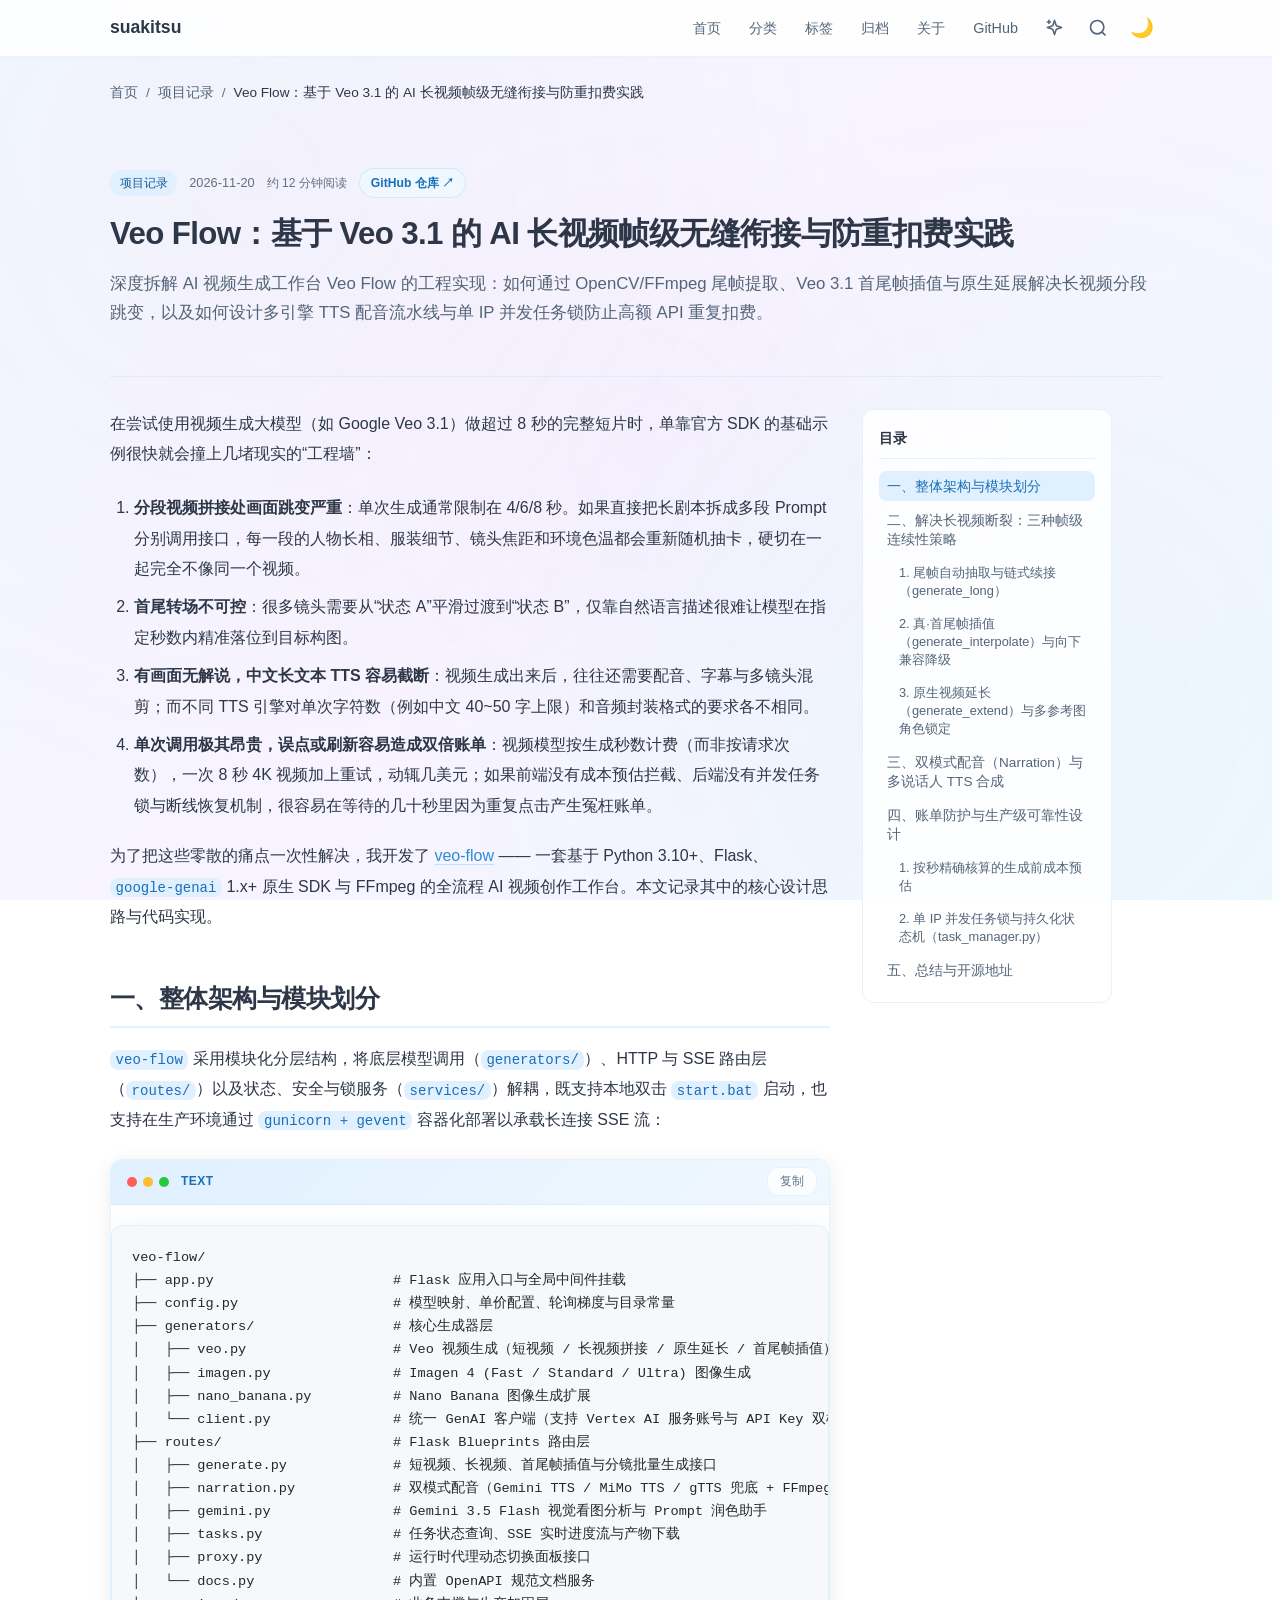
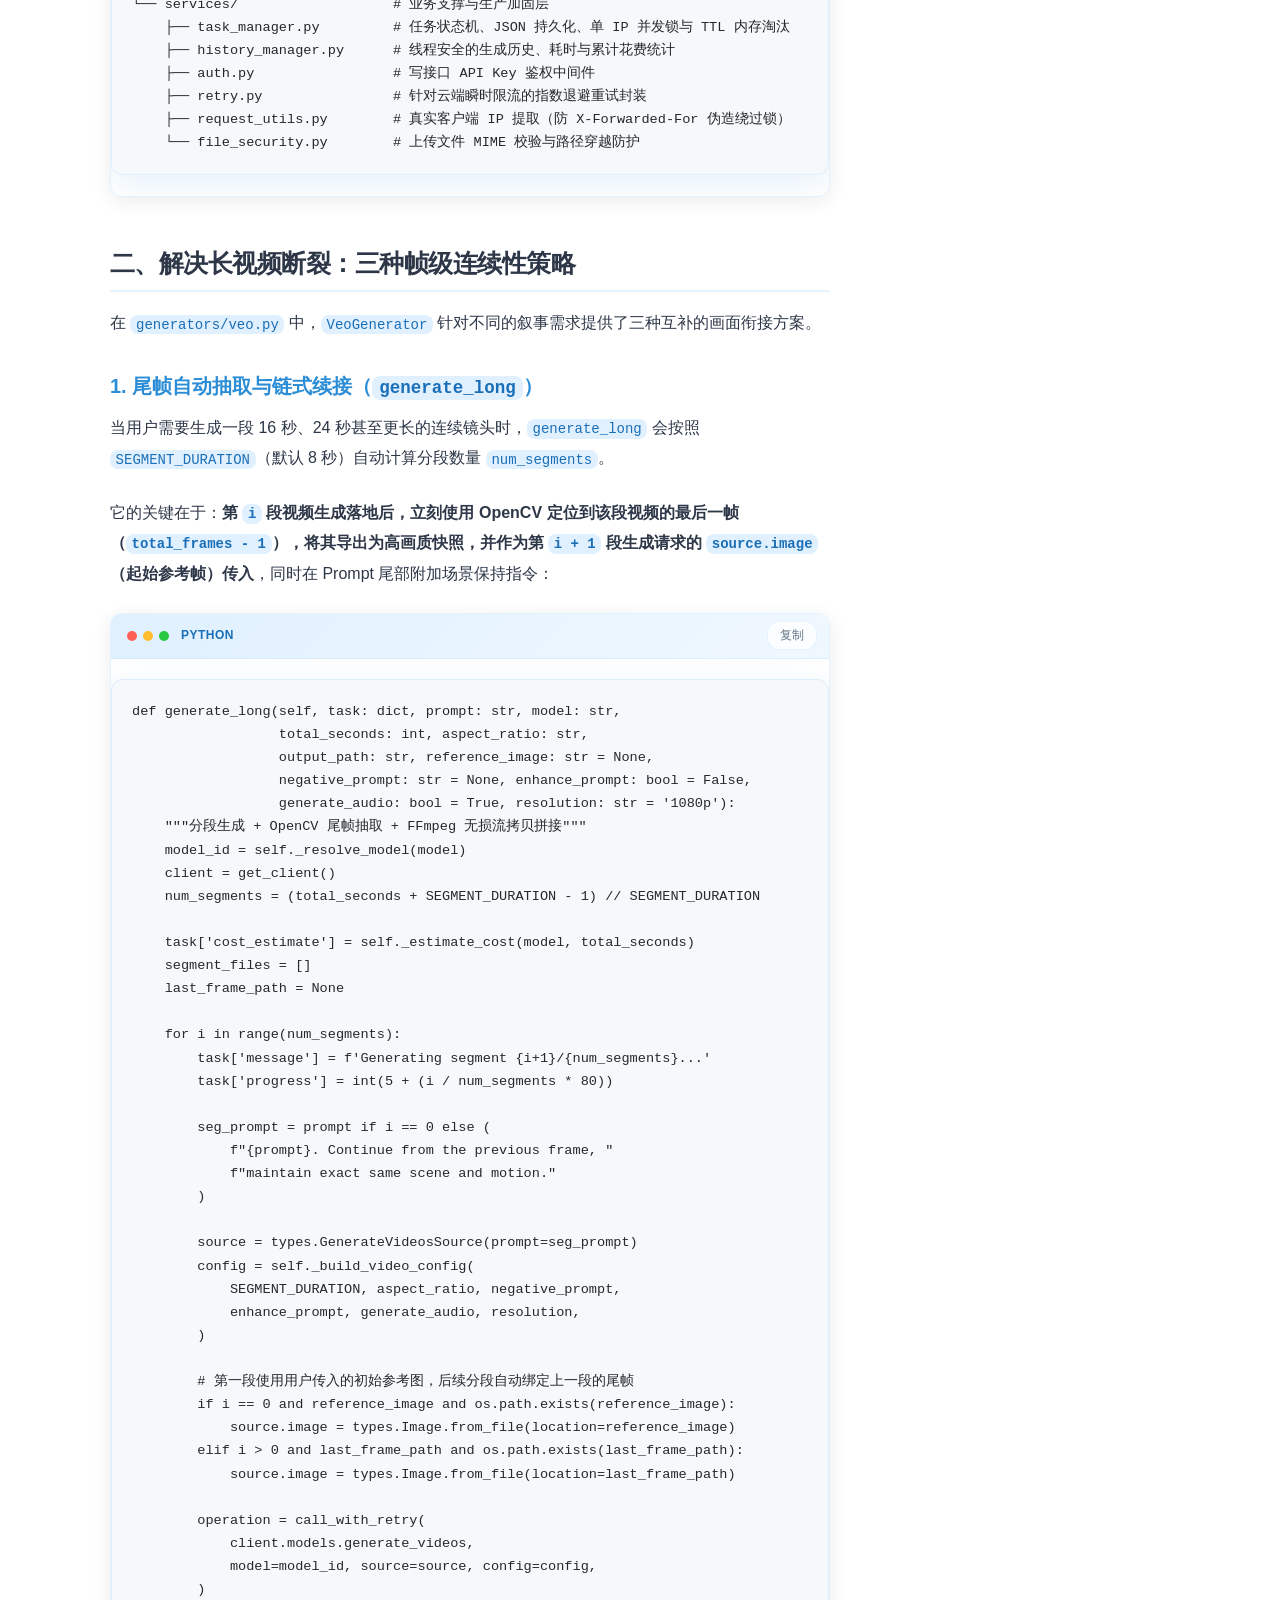
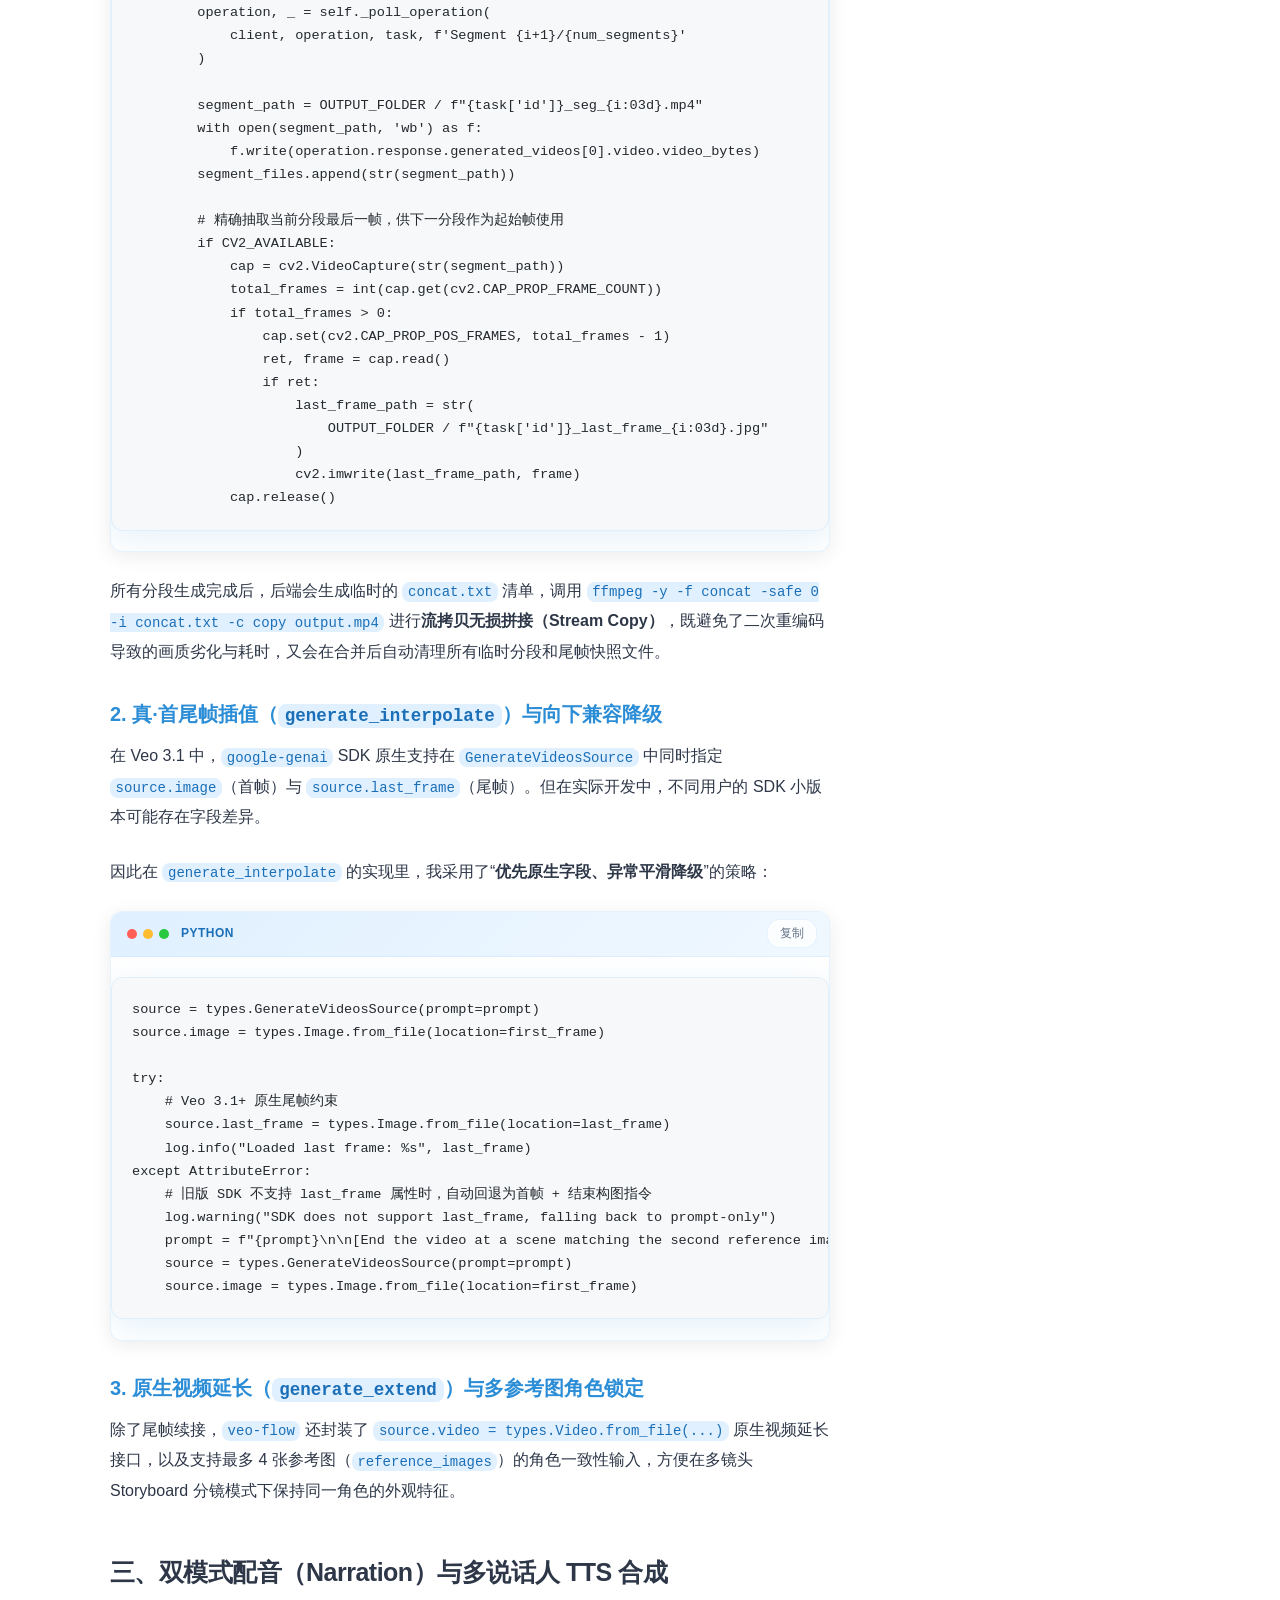
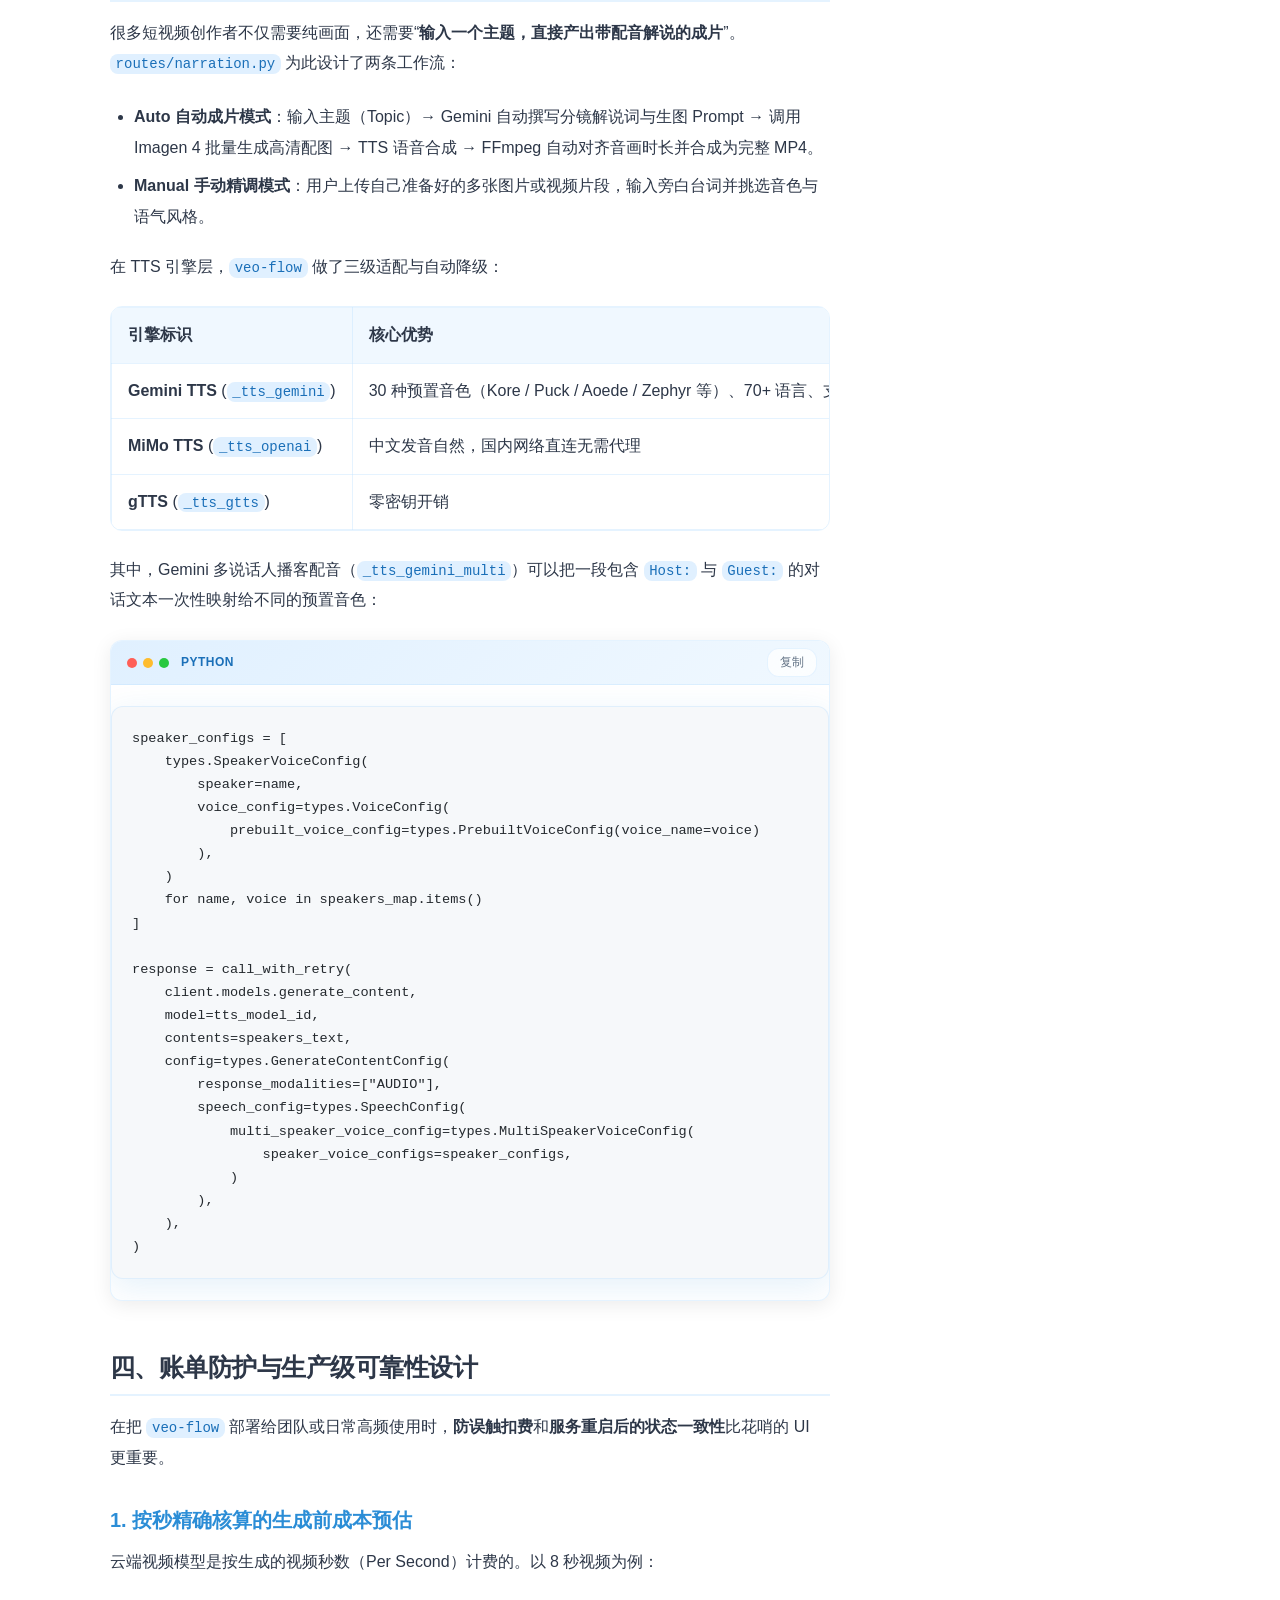
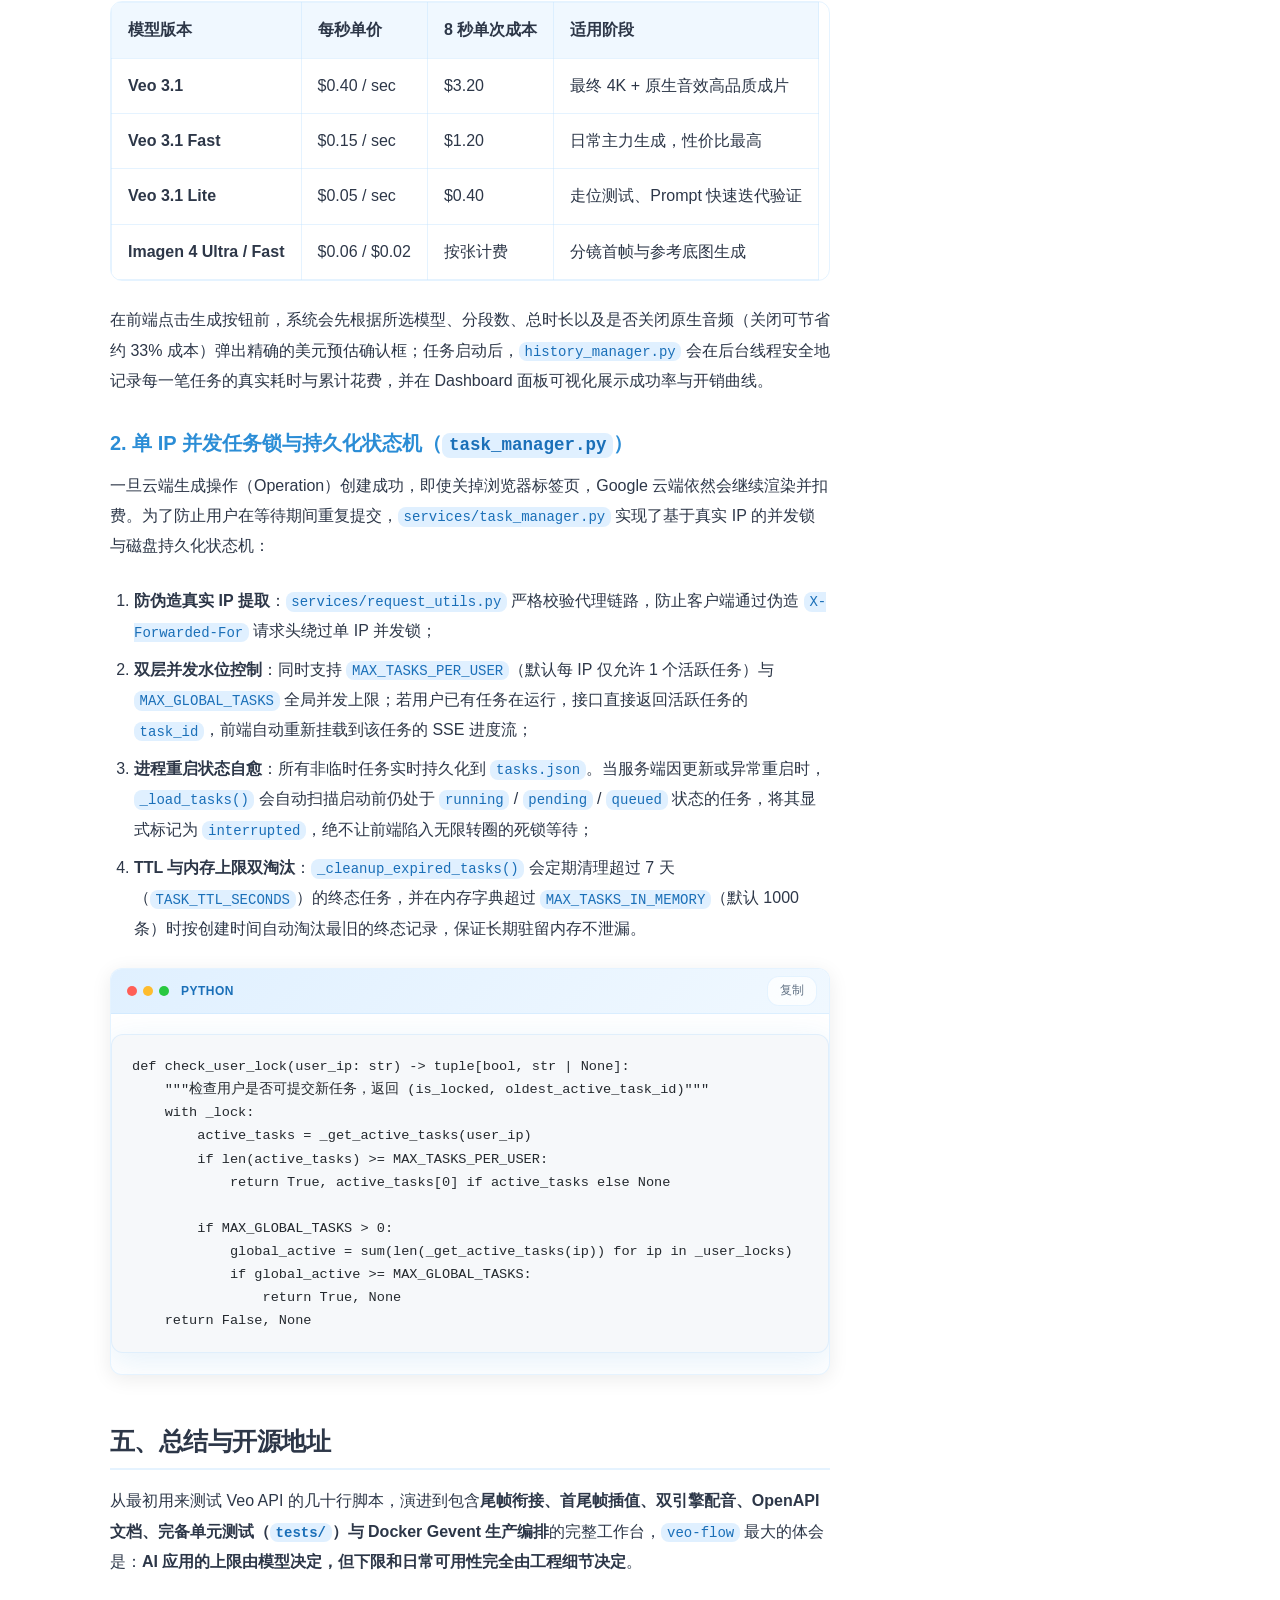
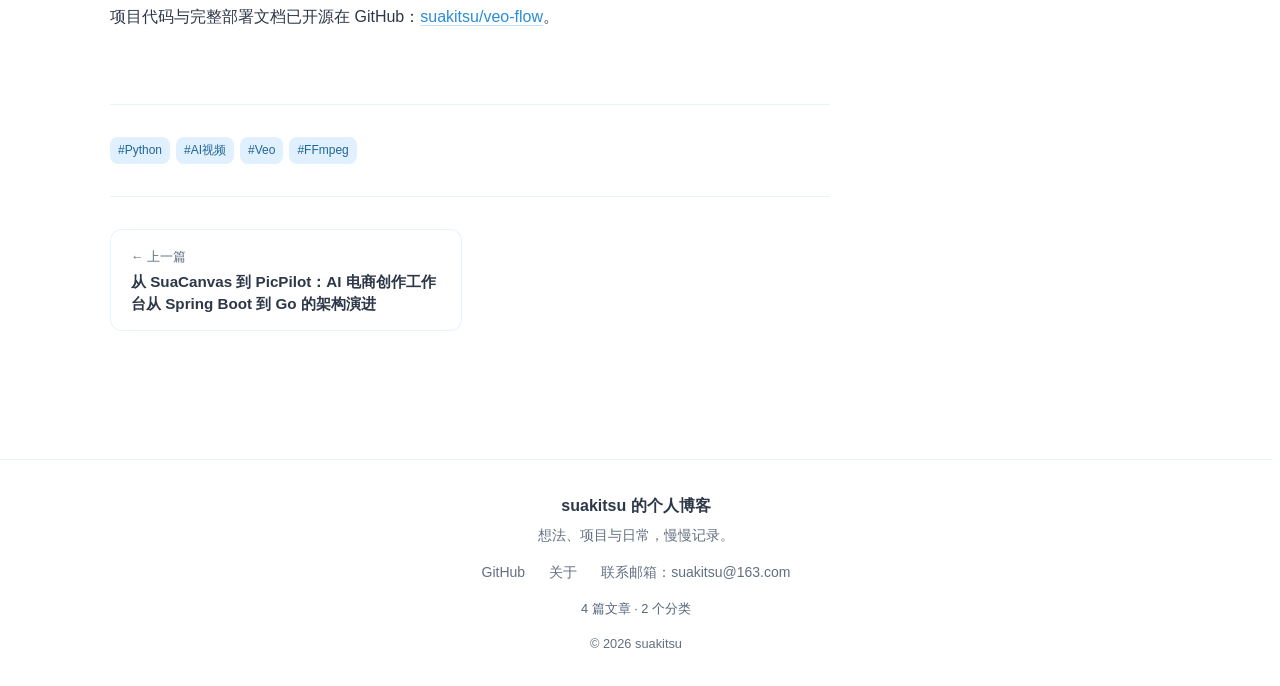
<file: posts/veo-flow.html>
<!doctype html>
<html lang="zh-CN"><head><meta charset="utf-8"><meta name="viewport" content="width=device-width,initial-scale=1,viewport-fit=cover"><meta name="theme-color" content="#f0f8ff"><title>Veo Flow：基于 Veo 3.1 的 AI 长视频帧级无缝衔接与防重扣费实践 · suakitsu</title><meta name="description" content="深度拆解 AI 视频生成工作台 Veo Flow 的工程实现：如何通过 OpenCV/FFmpeg 尾帧提取、Veo 3.1 首尾帧插值与原生延展解决长视频分段跳变，以及如何设计多引擎 TTS 配音流水线与单 IP 并发任务锁防止高额 API 重复扣费。"><link rel="canonical" href="https://suakitsu.github.io/posts/veo-flow.html"><link rel="icon" href="/favicon.png" type="image/png"><meta property="og:title" content="Veo Flow：基于 Veo 3.1 的 AI 长视频帧级无缝衔接与防重扣费实践 · suakitsu"><meta property="og:description" content="深度拆解 AI 视频生成工作台 Veo Flow 的工程实现：如何通过 OpenCV/FFmpeg 尾帧提取、Veo 3.1 首尾帧插值与原生延展解决长视频分段跳变，以及如何设计多引擎 TTS 配音流水线与单 IP 并发任务锁防止高额 API 重复扣费。"><meta property="og:url" content="https://suakitsu.github.io/posts/veo-flow.html"><meta property="og:type" content="website"><meta property="og:image" content="https://suakitsu.github.io/avatar.png"><script>(() => { try {
  const saved = localStorage.getItem('suakitsu-theme');
  document.documentElement.dataset.theme = saved || (matchMedia('(prefers-color-scheme: dark)').matches ? 'dark' : 'light');
} catch {} })();</script><link rel="stylesheet" href="/style.css"><script src="/main.js" defer></script></head>
<body><div id="pageStart" aria-hidden="true" style="height:1px;position:absolute;top:0"></div><div class="skip-links"><a href="#main">跳到主要内容</a></div><nav class="navbar" id="site-nav" aria-label="主导航">
  <div class="container">
    <a href="/" class="logo">
      <span class="logo-text">suakitsu</span>
    </a>
    
    <div class="nav-right">
      <div class="nav-links">
        <a href="/" class="nav-link">首页</a>
        <a href="/categories.html" class="nav-link">分类</a>
        <a href="/tags.html" class="nav-link">标签</a>
        <a href="/year-archive.html" class="nav-link">归档</a>
        <a href="/about.html" class="nav-link">关于</a>
        <a href="https://github.com/suakitsu" target="_blank" rel="noopener" class="nav-link">GitHub</a>
      </div>
      
      <button class="swarm-replay-toggle" id="swarmReplayBtn" aria-label="重播页面构建动效" title="重播页面构建动效">
        <svg viewBox="0 0 24 24" fill="none" stroke="currentColor" stroke-width="2" stroke-linecap="round" stroke-linejoin="round">
          <path d="m12 3-1.9 5.8a2 2 0 0 1-1.3 1.3L3 12l5.8 1.9a2 2 0 0 1 1.3 1.3L12 21l1.9-5.8a2 2 0 0 1 1.3-1.3L21 12l-5.8-1.9a2 2 0 0 1-1.3-1.3Z"/>
          <path d="M5 3v4"/><path d="M3 5h4"/>
        </svg>
      </button>

      <button class="search-toggle" id="searchToggle" aria-label="搜索">
        <svg viewBox="0 0 24 24" fill="none" stroke="currentColor" stroke-width="2">
          <circle cx="11" cy="11" r="8"/>
          <path d="m21 21-4.35-4.35"/>
        </svg>
      </button>
      
      <button class="theme-toggle" id="themeToggle" aria-label="切换主题" aria-pressed="false">
        <span class="icon-moon">🌙</span>
        <span class="icon-sun">☀️</span>
      </button>
      
      <button class="menu-toggle" id="menuToggle" aria-label="菜单" aria-controls="mobileMenu" aria-expanded="false">
        ☰
      </button>
    </div>
  </div>
</nav>


<div class="mobile-overlay" id="mobileOverlay"></div>
<div class="mobile-menu" id="mobileMenu">
  <a href="/" class="mobile-link">首页</a>
  <a href="/categories.html" class="mobile-link">分类</a>
  <a href="/tags.html" class="mobile-link">标签</a>
  <a href="/year-archive.html" class="mobile-link">归档</a>
  <a href="/about.html" class="mobile-link">关于</a>
  <a href="https://github.com/suakitsu" target="_blank" rel="noopener" class="mobile-link">GitHub</a>
</div>
<main id="main" class="main-content"><div class="reading-progress-bar" id="readingProgressBar" aria-hidden="true"></div><article class="post-article-section"><div class="container"><nav class="breadcrumb" aria-label="面包屑导航"><a href="/">首页</a><span class="separator">/</span><a href="/categories.html#cat-%E9%A1%B9%E7%9B%AE%E8%AE%B0%E5%BD%95">项目记录</a><span class="separator">/</span><span class="current">Veo Flow：基于 Veo 3.1 的 AI 长视频帧级无缝衔接与防重扣费实践</span></nav><header class="post-header"><div class="post-meta"><a href="/categories.html#cat-%E9%A1%B9%E7%9B%AE%E8%AE%B0%E5%BD%95" class="post-category">项目记录</a><time datetime="2026-11-20">2026-11-20</time><span class="read-time">约 12 分钟阅读</span><a href="https://github.com/suakitsu/veo-flow" target="_blank" rel="noopener" class="post-repo-link">GitHub 仓库 ↗</a></div><h1 class="post-title">Veo Flow：基于 Veo 3.1 的 AI 长视频帧级无缝衔接与防重扣费实践</h1><p class="post-excerpt">深度拆解 AI 视频生成工作台 Veo Flow 的工程实现：如何通过 OpenCV/FFmpeg 尾帧提取、Veo 3.1 首尾帧插值与原生延展解决长视频分段跳变，以及如何设计多引擎 TTS 配音流水线与单 IP 并发任务锁防止高额 API 重复扣费。</p></header><div class="toc-mobile"><button type="button" class="toc-mobile-toggle" id="tocMobileToggle" aria-expanded="false"><span>文章目录</span><span class="toc-toggle-icon">▼</span></button><nav class="toc-mobile-nav" id="tocMobileNav" aria-label="移动端文章目录"><a href="#section-1" class="toc-link">一、整体架构与模块划分</a><a href="#section-2" class="toc-link">二、解决长视频断裂：三种帧级连续性策略</a><a href="#section-3" class="toc-link toc-h3">1. 尾帧自动抽取与链式续接（generate_long）</a><a href="#section-4" class="toc-link toc-h3">2. 真·首尾帧插值（generate_interpolate）与向下兼容降级</a><a href="#section-5" class="toc-link toc-h3">3. 原生视频延长（generate_extend）与多参考图角色锁定</a><a href="#section-6" class="toc-link">三、双模式配音（Narration）与多说话人 TTS 合成</a><a href="#section-7" class="toc-link">四、账单防护与生产级可靠性设计</a><a href="#section-8" class="toc-link toc-h3">1. 按秒精确核算的生成前成本预估</a><a href="#section-9" class="toc-link toc-h3">2. 单 IP 并发任务锁与持久化状态机（task_manager.py）</a><a href="#section-10" class="toc-link">五、总结与开源地址</a></nav></div><div class="post-content-wrapper"><div class="post-content"><p>在尝试使用视频生成大模型（如 Google Veo 3.1）做超过 8 秒的完整短片时，单靠官方 SDK 的基础示例很快就会撞上几堵现实的“工程墙”：</p>
<ol><li><strong>分段视频拼接处画面跳变严重</strong>：单次生成通常限制在 4/6/8 秒。如果直接把长剧本拆成多段 Prompt 分别调用接口，每一段的人物长相、服装细节、镜头焦距和环境色温都会重新随机抽卡，硬切在一起完全不像同一个视频。</li><li><strong>首尾转场不可控</strong>：很多镜头需要从“状态 A”平滑过渡到“状态 B”，仅靠自然语言描述很难让模型在指定秒数内精准落位到目标构图。</li><li><strong>有画面无解说，中文长文本 TTS 容易截断</strong>：视频生成出来后，往往还需要配音、字幕与多镜头混剪；而不同 TTS 引擎对单次字符数（例如中文 40~50 字上限）和音频封装格式的要求各不相同。</li><li><strong>单次调用极其昂贵，误点或刷新容易造成双倍账单</strong>：视频模型按生成秒数计费（而非按请求次数），一次 8 秒 4K 视频加上重试，动辄几美元；如果前端没有成本预估拦截、后端没有并发任务锁与断线恢复机制，很容易在等待的几十秒里因为重复点击产生冤枉账单。</li></ol>
<p>为了把这些零散的痛点一次性解决，我开发了 <a href="https://github.com/suakitsu/veo-flow" target="_blank" rel="noopener">veo-flow</a> —— 一套基于 Python 3.10+、Flask、<code>google-genai</code> 1.x+ 原生 SDK 与 FFmpeg 的全流程 AI 视频创作工作台。本文记录其中的核心设计思路与代码实现。</p>
<h2 id="section-1">一、整体架构与模块划分</h2>
<p><code>veo-flow</code> 采用模块化分层结构，将底层模型调用（<code>generators/</code>）、HTTP 与 SSE 路由层（<code>routes/</code>）以及状态、安全与锁服务（<code>services/</code>）解耦，既支持本地双击 <code>start.bat</code> 启动，也支持在生产环境通过 <code>gunicorn + gevent</code> 容器化部署以承载长连接 SSE 流：</p>
<div class="code-block-wrapper"><div class="code-block-header"><div class="code-block-dots"><span class="code-block-dot"></span><span class="code-block-dot"></span><span class="code-block-dot"></span></div><span class="code-block-lang">TEXT</span></div><button class="code-copy-btn" type="button" aria-label="复制代码"><span class="copy-text">复制</span></button><pre class="highlight"><code>veo-flow/
├── app.py                      # Flask 应用入口与全局中间件挂载
├── config.py                   # 模型映射、单价配置、轮询梯度与目录常量
├── generators/                 # 核心生成器层
│   ├── veo.py                  # Veo 视频生成（短视频 / 长视频拼接 / 原生延长 / 首尾帧插值）
│   ├── imagen.py               # Imagen 4 (Fast / Standard / Ultra) 图像生成
│   ├── nano_banana.py          # Nano Banana 图像生成扩展
│   └── client.py               # 统一 GenAI 客户端（支持 Vertex AI 服务账号与 API Key 双模式）
├── routes/                     # Flask Blueprints 路由层
│   ├── generate.py             # 短视频、长视频、首尾帧插值与分镜批量生成接口
│   ├── narration.py            # 双模式配音（Gemini TTS / MiMo TTS / gTTS 兜底 + FFmpeg 混流）
│   ├── gemini.py               # Gemini 3.5 Flash 视觉看图分析与 Prompt 润色助手
│   ├── tasks.py                # 任务状态查询、SSE 实时进度流与产物下载
│   ├── proxy.py                # 运行时代理动态切换面板接口
│   └── docs.py                 # 内置 OpenAPI 规范文档服务
└── services/                   # 业务支撑与生产加固层
    ├── task_manager.py         # 任务状态机、JSON 持久化、单 IP 并发锁与 TTL 内存淘汰
    ├── history_manager.py      # 线程安全的生成历史、耗时与累计花费统计
    ├── auth.py                 # 写接口 API Key 鉴权中间件
    ├── retry.py                # 针对云端瞬时限流的指数退避重试封装
    ├── request_utils.py        # 真实客户端 IP 提取（防 X-Forwarded-For 伪造绕过锁）
    └── file_security.py        # 上传文件 MIME 校验与路径穿越防护</code></pre></div>
<h2 id="section-2">二、解决长视频断裂：三种帧级连续性策略</h2>
<p>在 <code>generators/veo.py</code> 中，<code>VeoGenerator</code> 针对不同的叙事需求提供了三种互补的画面衔接方案。</p>
<h3 id="section-3">1. 尾帧自动抽取与链式续接（<code>generate_long</code>）</h3>
<p>当用户需要生成一段 16 秒、24 秒甚至更长的连续镜头时，<code>generate_long</code> 会按照 <code>SEGMENT_DURATION</code>（默认 8 秒）自动计算分段数量 <code>num_segments</code>。</p>
<p>它的关键在于：<strong>第 <code>i</code> 段视频生成落地后，立刻使用 OpenCV 定位到该段视频的最后一帧（<code>total_frames - 1</code>），将其导出为高画质快照，并作为第 <code>i + 1</code> 段生成请求的 <code>source.image</code>（起始参考帧）传入</strong>，同时在 Prompt 尾部附加场景保持指令：</p>
<div class="code-block-wrapper"><div class="code-block-header"><div class="code-block-dots"><span class="code-block-dot"></span><span class="code-block-dot"></span><span class="code-block-dot"></span></div><span class="code-block-lang">PYTHON</span></div><button class="code-copy-btn" type="button" aria-label="复制代码"><span class="copy-text">复制</span></button><pre class="highlight"><code>def generate_long(self, task: dict, prompt: str, model: str,
                  total_seconds: int, aspect_ratio: str,
                  output_path: str, reference_image: str = None,
                  negative_prompt: str = None, enhance_prompt: bool = False,
                  generate_audio: bool = True, resolution: str = '1080p'):
    &quot;&quot;&quot;分段生成 + OpenCV 尾帧抽取 + FFmpeg 无损流拷贝拼接&quot;&quot;&quot;
    model_id = self._resolve_model(model)
    client = get_client()
    num_segments = (total_seconds + SEGMENT_DURATION - 1) // SEGMENT_DURATION

    task['cost_estimate'] = self._estimate_cost(model, total_seconds)
    segment_files = []
    last_frame_path = None

    for i in range(num_segments):
        task['message'] = f'Generating segment {i+1}/{num_segments}...'
        task['progress'] = int(5 + (i / num_segments * 80))

        seg_prompt = prompt if i == 0 else (
            f&quot;{prompt}. Continue from the previous frame, &quot;
            f&quot;maintain exact same scene and motion.&quot;
        )

        source = types.GenerateVideosSource(prompt=seg_prompt)
        config = self._build_video_config(
            SEGMENT_DURATION, aspect_ratio, negative_prompt,
            enhance_prompt, generate_audio, resolution,
        )

        # 第一段使用用户传入的初始参考图，后续分段自动绑定上一段的尾帧
        if i == 0 and reference_image and os.path.exists(reference_image):
            source.image = types.Image.from_file(location=reference_image)
        elif i &gt; 0 and last_frame_path and os.path.exists(last_frame_path):
            source.image = types.Image.from_file(location=last_frame_path)

        operation = call_with_retry(
            client.models.generate_videos,
            model=model_id, source=source, config=config,
        )
        operation, _ = self._poll_operation(
            client, operation, task, f'Segment {i+1}/{num_segments}'
        )

        segment_path = OUTPUT_FOLDER / f&quot;{task['id']}_seg_{i:03d}.mp4&quot;
        with open(segment_path, 'wb') as f:
            f.write(operation.response.generated_videos[0].video.video_bytes)
        segment_files.append(str(segment_path))

        # 精确抽取当前分段最后一帧，供下一分段作为起始帧使用
        if CV2_AVAILABLE:
            cap = cv2.VideoCapture(str(segment_path))
            total_frames = int(cap.get(cv2.CAP_PROP_FRAME_COUNT))
            if total_frames &gt; 0:
                cap.set(cv2.CAP_PROP_POS_FRAMES, total_frames - 1)
                ret, frame = cap.read()
                if ret:
                    last_frame_path = str(
                        OUTPUT_FOLDER / f&quot;{task['id']}_last_frame_{i:03d}.jpg&quot;
                    )
                    cv2.imwrite(last_frame_path, frame)
            cap.release()</code></pre></div>
<p>所有分段生成完成后，后端会生成临时的 <code>concat.txt</code> 清单，调用 <code>ffmpeg -y -f concat -safe 0 -i concat.txt -c copy output.mp4</code> 进行<strong>流拷贝无损拼接（Stream Copy）</strong>，既避免了二次重编码导致的画质劣化与耗时，又会在合并后自动清理所有临时分段和尾帧快照文件。</p>
<h3 id="section-4">2. 真·首尾帧插值（<code>generate_interpolate</code>）与向下兼容降级</h3>
<p>在 Veo 3.1 中，<code>google-genai</code> SDK 原生支持在 <code>GenerateVideosSource</code> 中同时指定 <code>source.image</code>（首帧）与 <code>source.last_frame</code>（尾帧）。但在实际开发中，不同用户的 SDK 小版本可能存在字段差异。</p>
<p>因此在 <code>generate_interpolate</code> 的实现里，我采用了“<strong>优先原生字段、异常平滑降级</strong>”的策略：</p>
<div class="code-block-wrapper"><div class="code-block-header"><div class="code-block-dots"><span class="code-block-dot"></span><span class="code-block-dot"></span><span class="code-block-dot"></span></div><span class="code-block-lang">PYTHON</span></div><button class="code-copy-btn" type="button" aria-label="复制代码"><span class="copy-text">复制</span></button><pre class="highlight"><code>source = types.GenerateVideosSource(prompt=prompt)
source.image = types.Image.from_file(location=first_frame)

try:
    # Veo 3.1+ 原生尾帧约束
    source.last_frame = types.Image.from_file(location=last_frame)
    log.info(&quot;Loaded last frame: %s&quot;, last_frame)
except AttributeError:
    # 旧版 SDK 不支持 last_frame 属性时，自动回退为首帧 + 结束构图指令
    log.warning(&quot;SDK does not support last_frame, falling back to prompt-only&quot;)
    prompt = f&quot;{prompt}\n\n[End the video at a scene matching the second reference image]&quot;
    source = types.GenerateVideosSource(prompt=prompt)
    source.image = types.Image.from_file(location=first_frame)</code></pre></div>
<h3 id="section-5">3. 原生视频延长（<code>generate_extend</code>）与多参考图角色锁定</h3>
<p>除了尾帧续接，<code>veo-flow</code> 还封装了 <code>source.video = types.Video.from_file(...)</code> 原生视频延长接口，以及支持最多 4 张参考图（<code>reference_images</code>）的角色一致性输入，方便在多镜头 Storyboard 分镜模式下保持同一角色的外观特征。</p>
<h2 id="section-6">三、双模式配音（Narration）与多说话人 TTS 合成</h2>
<p>很多短视频创作者不仅需要纯画面，还需要“<strong>输入一个主题，直接产出带配音解说的成片</strong>”。<code>routes/narration.py</code> 为此设计了两条工作流：</p>
<ul><li><strong>Auto 自动成片模式</strong>：输入主题（Topic）→ Gemini 自动撰写分镜解说词与生图 Prompt → 调用 Imagen 4 批量生成高清配图 → TTS 语音合成 → FFmpeg 自动对齐音画时长并合成为完整 MP4。</li><li><strong>Manual 手动精调模式</strong>：用户上传自己准备好的多张图片或视频片段，输入旁白台词并挑选音色与语气风格。</li></ul>
<p>在 TTS 引擎层，<code>veo-flow</code> 做了三级适配与自动降级：</p>
<table><thead><tr><th>引擎标识</th><th>核心优势</th><th>适用场景与技术细节</th></tr></thead><tbody><tr><td><strong>Gemini TTS</strong> (<code>_tts_gemini</code>)</td><td>30 种预置音色（Kore / Puck / Aoede / Zephyr 等）、70+ 语言、支持内联语气控制（如 <code>[whispers]</code>）与双人播客对话</td><td>使用 <code>response_modalities=[&quot;AUDIO&quot;]</code> 与 <code>MultiSpeakerVoiceConfig</code> 原生输出音频字节流</td></tr><tr><td><strong>MiMo TTS</strong> (<code>_tts_openai</code>)</td><td>中文发音自然，国内网络直连无需代理</td><td>针对单次请求 ~40–50 字的限制，在服务端自动按标点分句合成后再无缝拼接</td></tr><tr><td><strong>gTTS</strong> (<code>_tts_gtts</code>)</td><td>零密钥开销</td><td>当云端 TTS 额度耗尽或网络异常时作为自动 Fallback 兜底，保证合成流程不中断</td></tr></tbody></table>
<p>其中，Gemini 多说话人播客配音（<code>_tts_gemini_multi</code>）可以把一段包含 <code>Host:</code> 与 <code>Guest:</code> 的对话文本一次性映射给不同的预置音色：</p>
<div class="code-block-wrapper"><div class="code-block-header"><div class="code-block-dots"><span class="code-block-dot"></span><span class="code-block-dot"></span><span class="code-block-dot"></span></div><span class="code-block-lang">PYTHON</span></div><button class="code-copy-btn" type="button" aria-label="复制代码"><span class="copy-text">复制</span></button><pre class="highlight"><code>speaker_configs = [
    types.SpeakerVoiceConfig(
        speaker=name,
        voice_config=types.VoiceConfig(
            prebuilt_voice_config=types.PrebuiltVoiceConfig(voice_name=voice)
        ),
    )
    for name, voice in speakers_map.items()
]

response = call_with_retry(
    client.models.generate_content,
    model=tts_model_id,
    contents=speakers_text,
    config=types.GenerateContentConfig(
        response_modalities=[&quot;AUDIO&quot;],
        speech_config=types.SpeechConfig(
            multi_speaker_voice_config=types.MultiSpeakerVoiceConfig(
                speaker_voice_configs=speaker_configs,
            )
        ),
    ),
)</code></pre></div>
<h2 id="section-7">四、账单防护与生产级可靠性设计</h2>
<p>在把 <code>veo-flow</code> 部署给团队或日常高频使用时，<strong>防误触扣费</strong>和<strong>服务重启后的状态一致性</strong>比花哨的 UI 更重要。</p>
<h3 id="section-8">1. 按秒精确核算的生成前成本预估</h3>
<p>云端视频模型是按生成的视频秒数（Per Second）计费的。以 8 秒视频为例：</p>
<table><thead><tr><th>模型版本</th><th>每秒单价</th><th>8 秒单次成本</th><th>适用阶段</th></tr></thead><tbody><tr><td><strong>Veo 3.1</strong></td><td>$0.40 / sec</td><td>$3.20</td><td>最终 4K + 原生音效高品质成片</td></tr><tr><td><strong>Veo 3.1 Fast</strong></td><td>$0.15 / sec</td><td>$1.20</td><td>日常主力生成，性价比最高</td></tr><tr><td><strong>Veo 3.1 Lite</strong></td><td>$0.05 / sec</td><td>$0.40</td><td>走位测试、Prompt 快速迭代验证</td></tr><tr><td><strong>Imagen 4 Ultra / Fast</strong></td><td>$0.06 / $0.02</td><td>按张计费</td><td>分镜首帧与参考底图生成</td></tr></tbody></table>
<p>在前端点击生成按钮前，系统会先根据所选模型、分段数、总时长以及是否关闭原生音频（关闭可节省约 33% 成本）弹出精确的美元预估确认框；任务启动后，<code>history_manager.py</code> 会在后台线程安全地记录每一笔任务的真实耗时与累计花费，并在 Dashboard 面板可视化展示成功率与开销曲线。</p>
<h3 id="section-9">2. 单 IP 并发任务锁与持久化状态机（<code>task_manager.py</code>）</h3>
<p>一旦云端生成操作（Operation）创建成功，即使关掉浏览器标签页，Google 云端依然会继续渲染并扣费。为了防止用户在等待期间重复提交，<code>services/task_manager.py</code> 实现了基于真实 IP 的并发锁与磁盘持久化状态机：</p>
<ol><li><strong>防伪造真实 IP 提取</strong>：<code>services/request_utils.py</code> 严格校验代理链路，防止客户端通过伪造 <code>X-Forwarded-For</code> 请求头绕过单 IP 并发锁；</li><li><strong>双层并发水位控制</strong>：同时支持 <code>MAX_TASKS_PER_USER</code>（默认每 IP 仅允许 1 个活跃任务）与 <code>MAX_GLOBAL_TASKS</code> 全局并发上限；若用户已有任务在运行，接口直接返回活跃任务的 <code>task_id</code>，前端自动重新挂载到该任务的 SSE 进度流；</li><li><strong>进程重启状态自愈</strong>：所有非临时任务实时持久化到 <code>tasks.json</code>。当服务端因更新或异常重启时，<code>_load_tasks()</code> 会自动扫描启动前仍处于 <code>running</code> / <code>pending</code> / <code>queued</code> 状态的任务，将其显式标记为 <code>interrupted</code>，绝不让前端陷入无限转圈的死锁等待；</li><li><strong>TTL 与内存上限双淘汰</strong>：<code>_cleanup_expired_tasks()</code> 会定期清理超过 7 天（<code>TASK_TTL_SECONDS</code>）的终态任务，并在内存字典超过 <code>MAX_TASKS_IN_MEMORY</code>（默认 1000 条）时按创建时间自动淘汰最旧的终态记录，保证长期驻留内存不泄漏。</li></ol>
<div class="code-block-wrapper"><div class="code-block-header"><div class="code-block-dots"><span class="code-block-dot"></span><span class="code-block-dot"></span><span class="code-block-dot"></span></div><span class="code-block-lang">PYTHON</span></div><button class="code-copy-btn" type="button" aria-label="复制代码"><span class="copy-text">复制</span></button><pre class="highlight"><code>def check_user_lock(user_ip: str) -&gt; tuple[bool, str | None]:
    &quot;&quot;&quot;检查用户是否可提交新任务，返回 (is_locked, oldest_active_task_id)&quot;&quot;&quot;
    with _lock:
        active_tasks = _get_active_tasks(user_ip)
        if len(active_tasks) &gt;= MAX_TASKS_PER_USER:
            return True, active_tasks[0] if active_tasks else None

        if MAX_GLOBAL_TASKS &gt; 0:
            global_active = sum(len(_get_active_tasks(ip)) for ip in _user_locks)
            if global_active &gt;= MAX_GLOBAL_TASKS:
                return True, None
    return False, None</code></pre></div>
<h2 id="section-10">五、总结与开源地址</h2>
<p>从最初用来测试 Veo API 的几十行脚本，演进到包含<strong>尾帧衔接、首尾帧插值、双引擎配音、OpenAPI 文档、完备单元测试（<code>tests/</code>）与 Docker Gevent 生产编排</strong>的完整工作台，<code>veo-flow</code> 最大的体会是：<strong>AI 应用的上限由模型决定，但下限和日常可用性完全由工程细节决定</strong>。</p>
<p>项目代码与完整部署文档已开源在 GitHub：<a href="https://github.com/suakitsu/veo-flow" target="_blank" rel="noopener">suakitsu/veo-flow</a>。</p></div><aside class="toc-sidebar" aria-label="文章目录"><div class="toc-header">目录</div><nav class="toc-nav"><a href="#section-1" class="toc-link">一、整体架构与模块划分</a><a href="#section-2" class="toc-link">二、解决长视频断裂：三种帧级连续性策略</a><a href="#section-3" class="toc-link toc-h3">1. 尾帧自动抽取与链式续接（generate_long）</a><a href="#section-4" class="toc-link toc-h3">2. 真·首尾帧插值（generate_interpolate）与向下兼容降级</a><a href="#section-5" class="toc-link toc-h3">3. 原生视频延长（generate_extend）与多参考图角色锁定</a><a href="#section-6" class="toc-link">三、双模式配音（Narration）与多说话人 TTS 合成</a><a href="#section-7" class="toc-link">四、账单防护与生产级可靠性设计</a><a href="#section-8" class="toc-link toc-h3">1. 按秒精确核算的生成前成本预估</a><a href="#section-9" class="toc-link toc-h3">2. 单 IP 并发任务锁与持久化状态机（task_manager.py）</a><a href="#section-10" class="toc-link">五、总结与开源地址</a></nav></aside></div><footer class="post-footer-section"><div class="post-tags"><a href="/tags.html#tag-Python" class="tag">#Python</a><a href="/tags.html#tag-AI%E8%A7%86%E9%A2%91" class="tag">#AI视频</a><a href="/tags.html#tag-Veo" class="tag">#Veo</a><a href="/tags.html#tag-FFmpeg" class="tag">#FFmpeg</a></div><nav class="post-navigation" aria-label="上下篇导航"><a href="/posts/suacanvas-to-picpilot.html" class="nav-item prev"><span class="nav-label">← 上一篇</span><span class="nav-title">从 SuaCanvas 到 PicPilot：AI 电商创作工作台从 Spring Boot 到 Go 的架构演进</span></a><div></div></nav></footer></div></article></main><footer class="footer" id="footer"><div class="container"><div class="footer-content"><div class="footer-info"><p class="footer-title">suakitsu 的个人博客</p><p class="footer-subtitle">想法、项目与日常，慢慢记录。</p></div><div class="footer-links"><a href="https://github.com/suakitsu" target="_blank" rel="noopener">GitHub</a><a href="/about.html">关于</a><a href="mailto:suakitsu@163.com">联系邮箱：suakitsu@163.com</a></div><div class="footer-stats">4 篇文章 · 2 个分类</div><div class="footer-copyright"><p>© 2026 suakitsu</p></div></div></div></footer><dialog class="search-modal" id="searchModal" aria-labelledby="searchTitle"><div class="search-modal-overlay" id="searchOverlay" aria-hidden="true"></div><div class="search-modal-content"><h2 class="sr-only" id="searchTitle">搜索文章</h2><div class="search-modal-header"><input type="search" class="search-input" id="searchInput" placeholder="搜索文章..." aria-label="搜索文章关键词" autocomplete="off"><button class="search-close" id="searchClose" aria-label="关闭搜索"><svg viewBox="0 0 24 24" fill="none" stroke="currentColor" stroke-width="2" aria-hidden="true"><path d="M18 6 6 18m0-12 12 12"/></svg></button></div><div class="search-results search-hint" id="searchResults" role="status">输入关键词搜索文章...</div></div></dialog><button class="back-to-top" id="backToTop" aria-label="返回顶部"><svg viewBox="0 0 24 24" fill="none" stroke="currentColor" stroke-width="2.5" aria-hidden="true"><polyline points="18 15 12 9 6 15"/></svg></button></body></html>
</file>
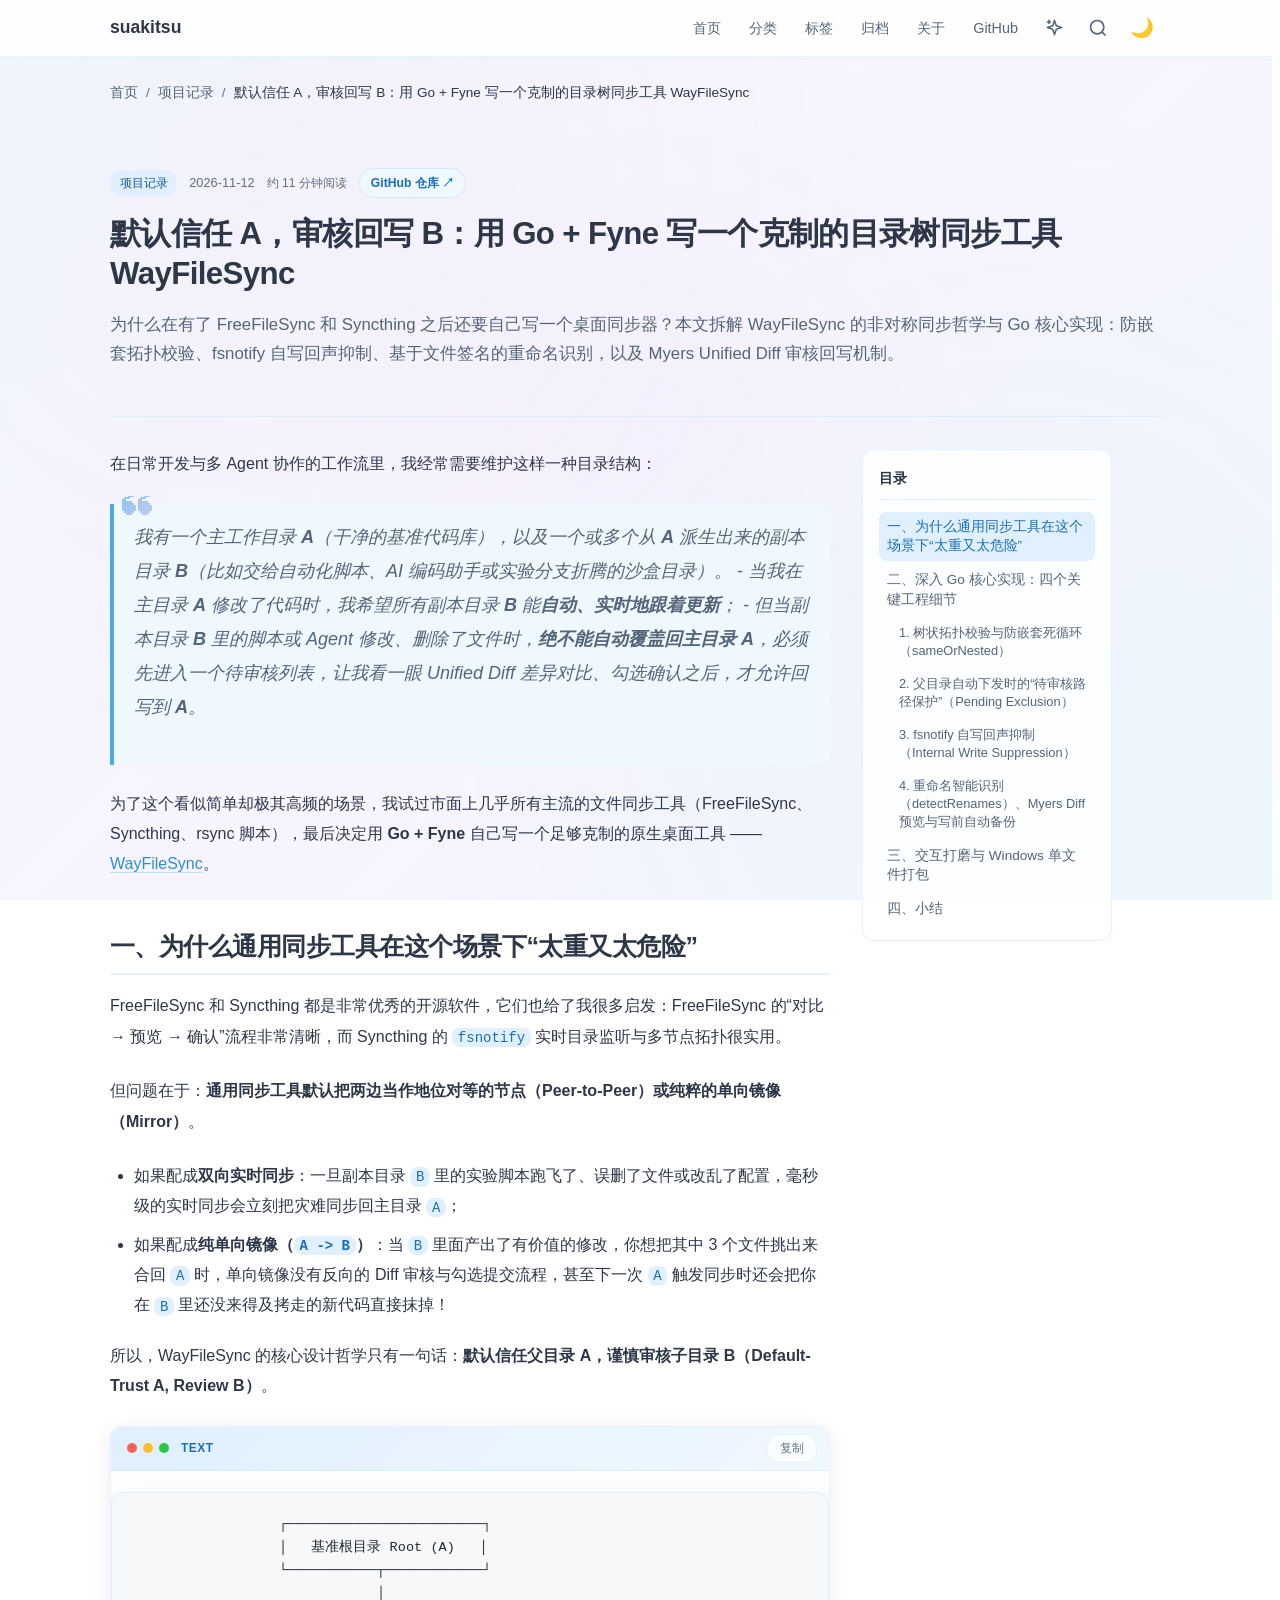
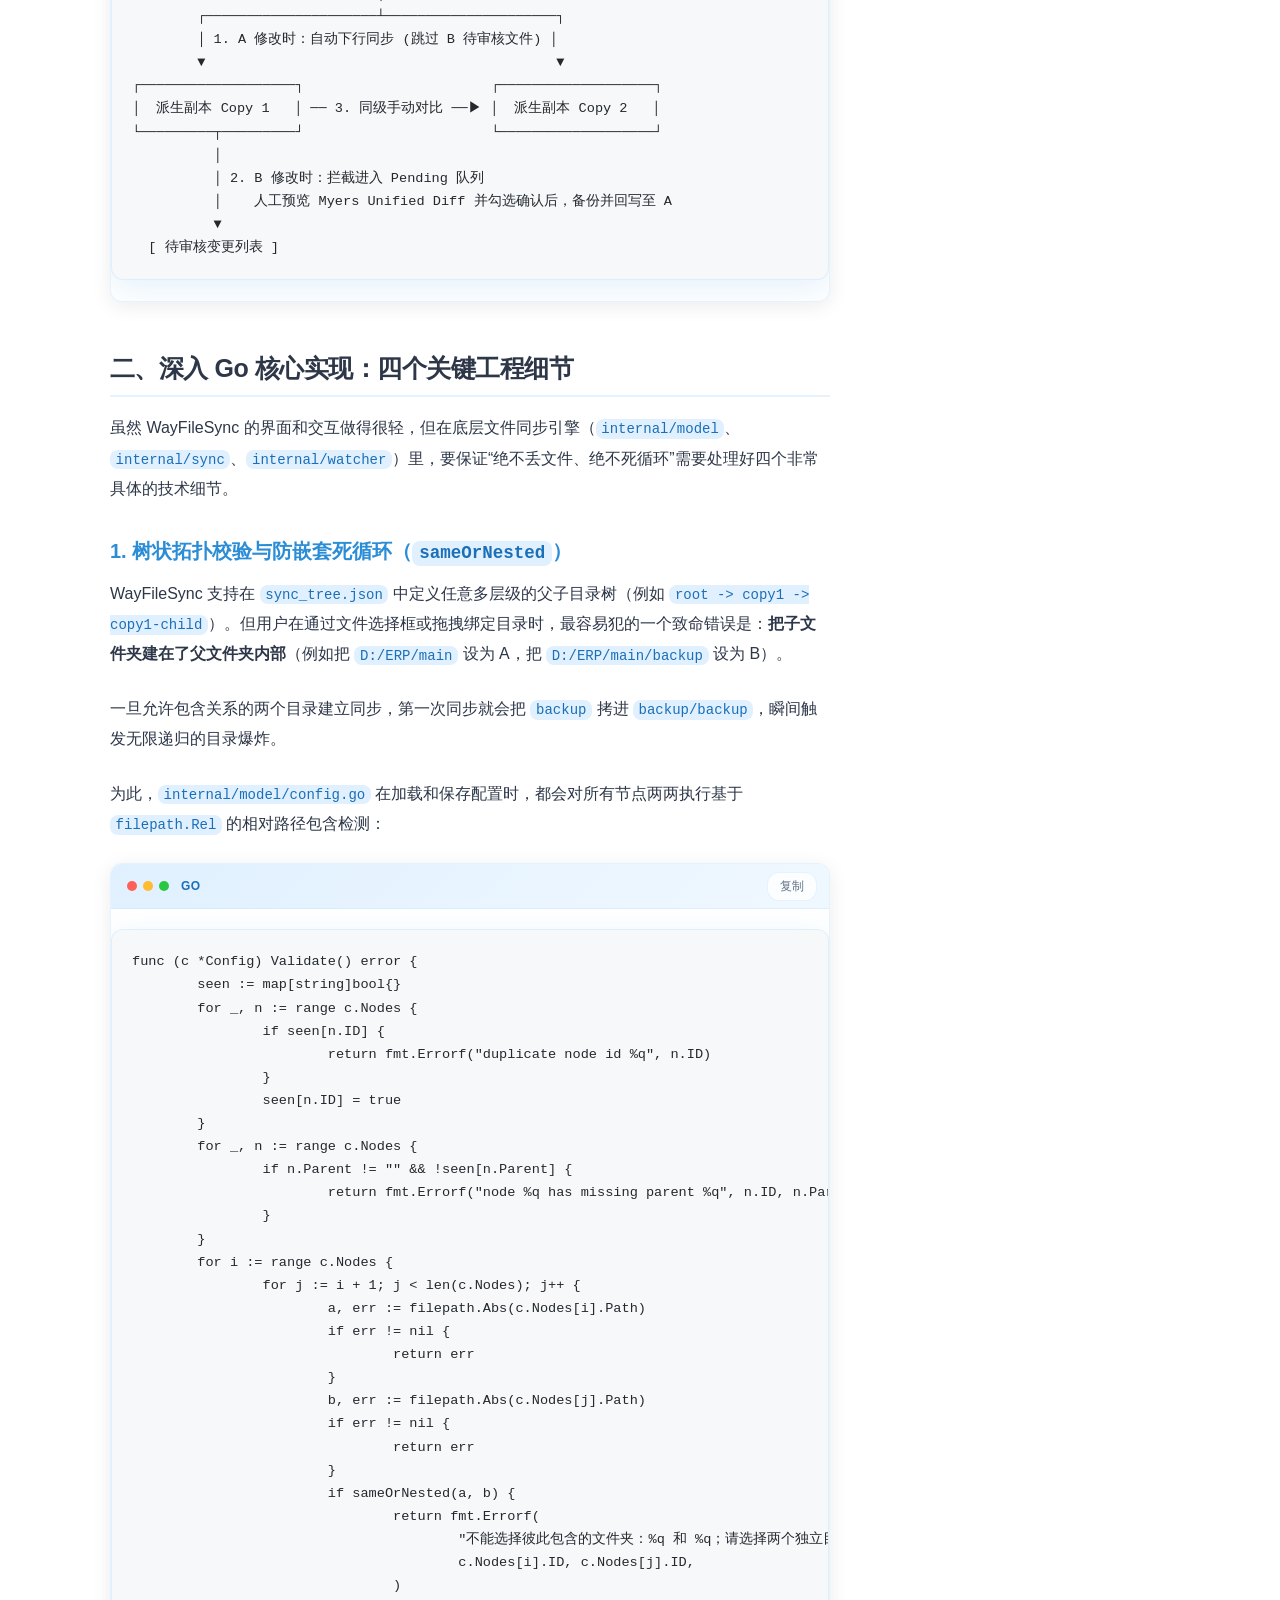
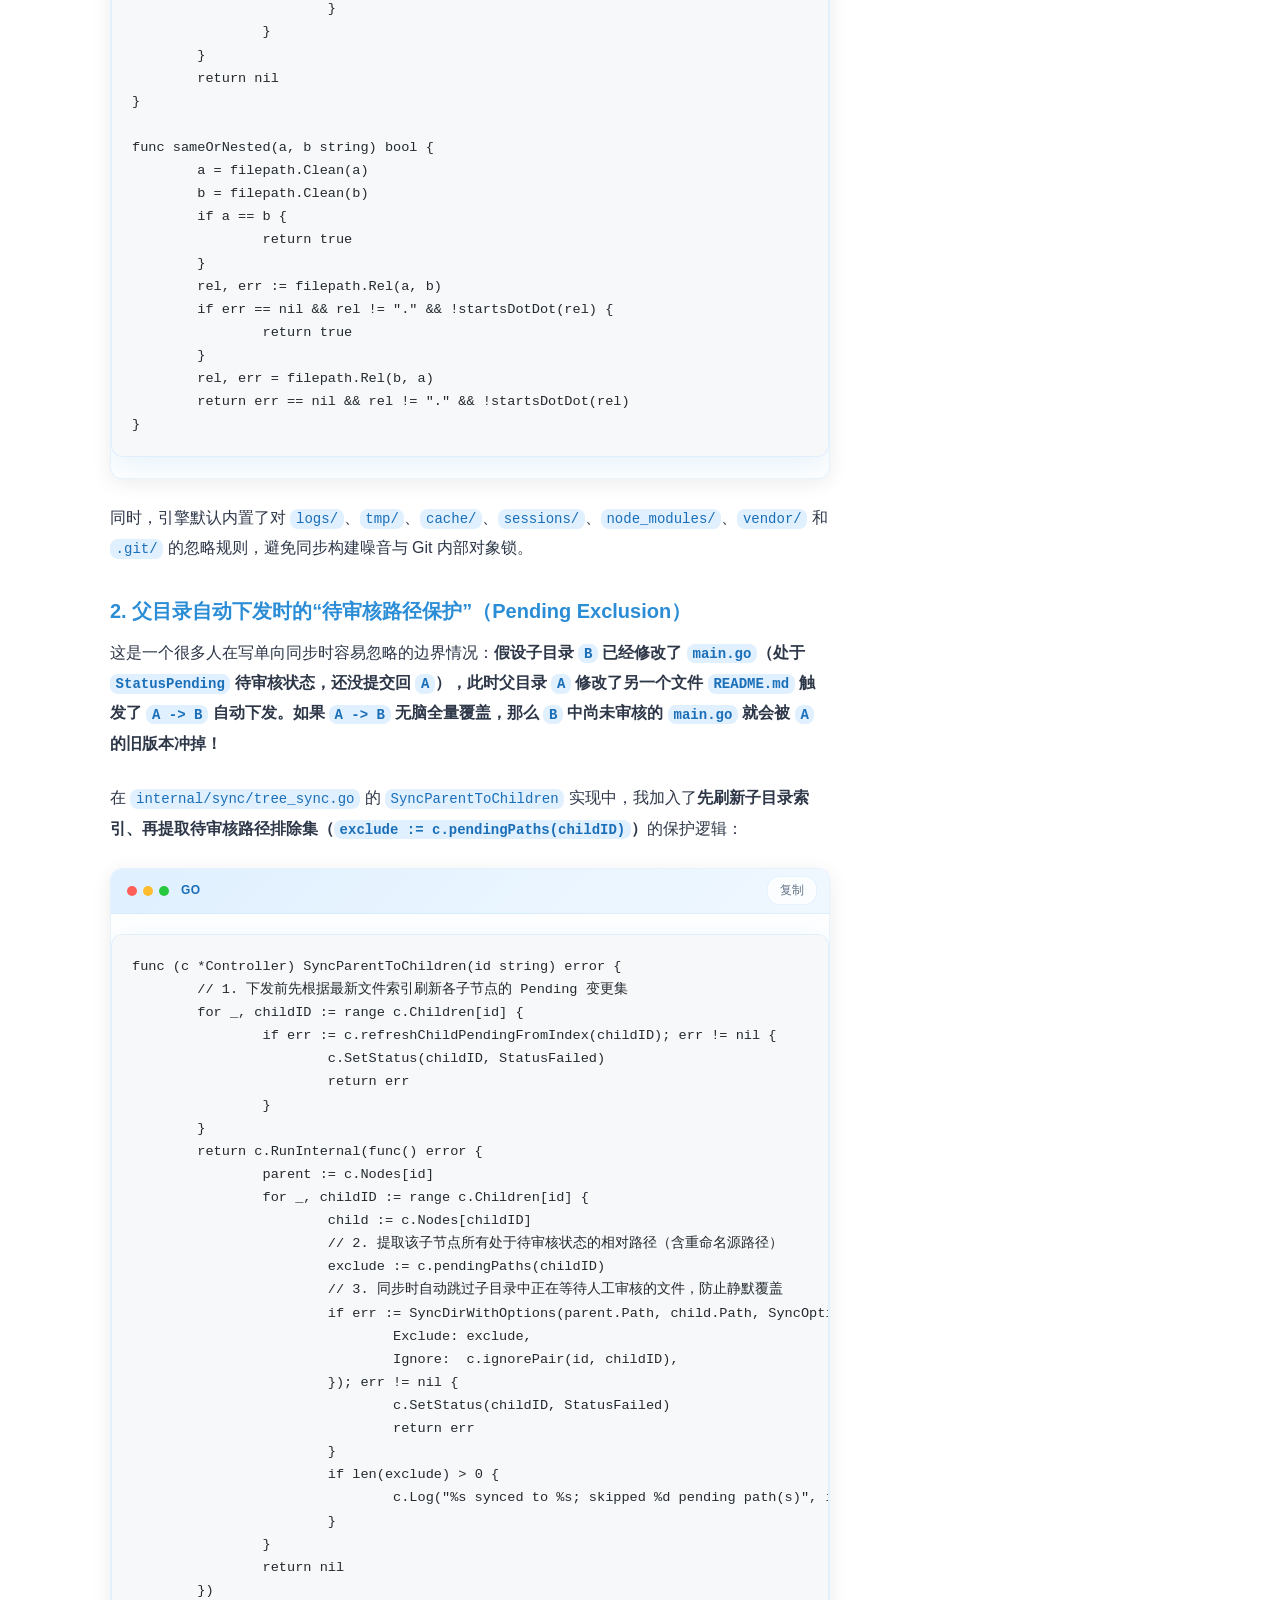
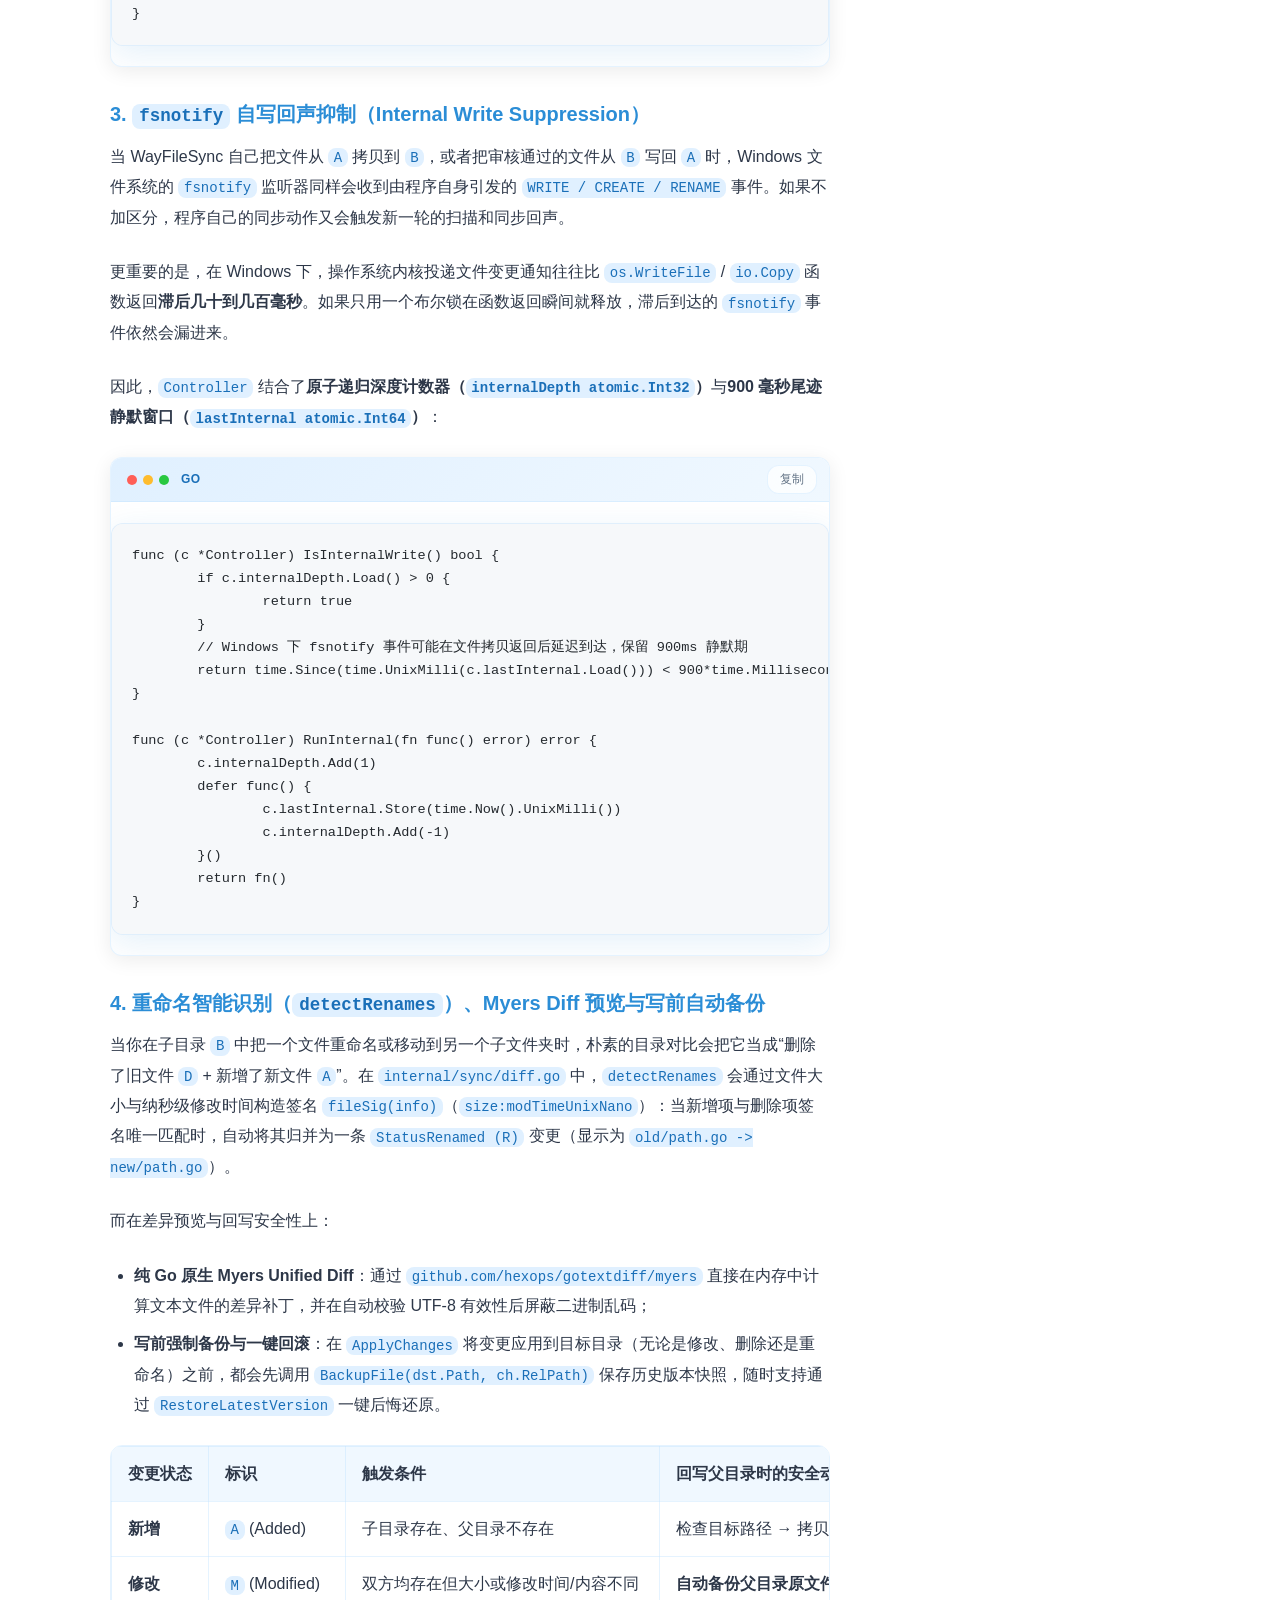
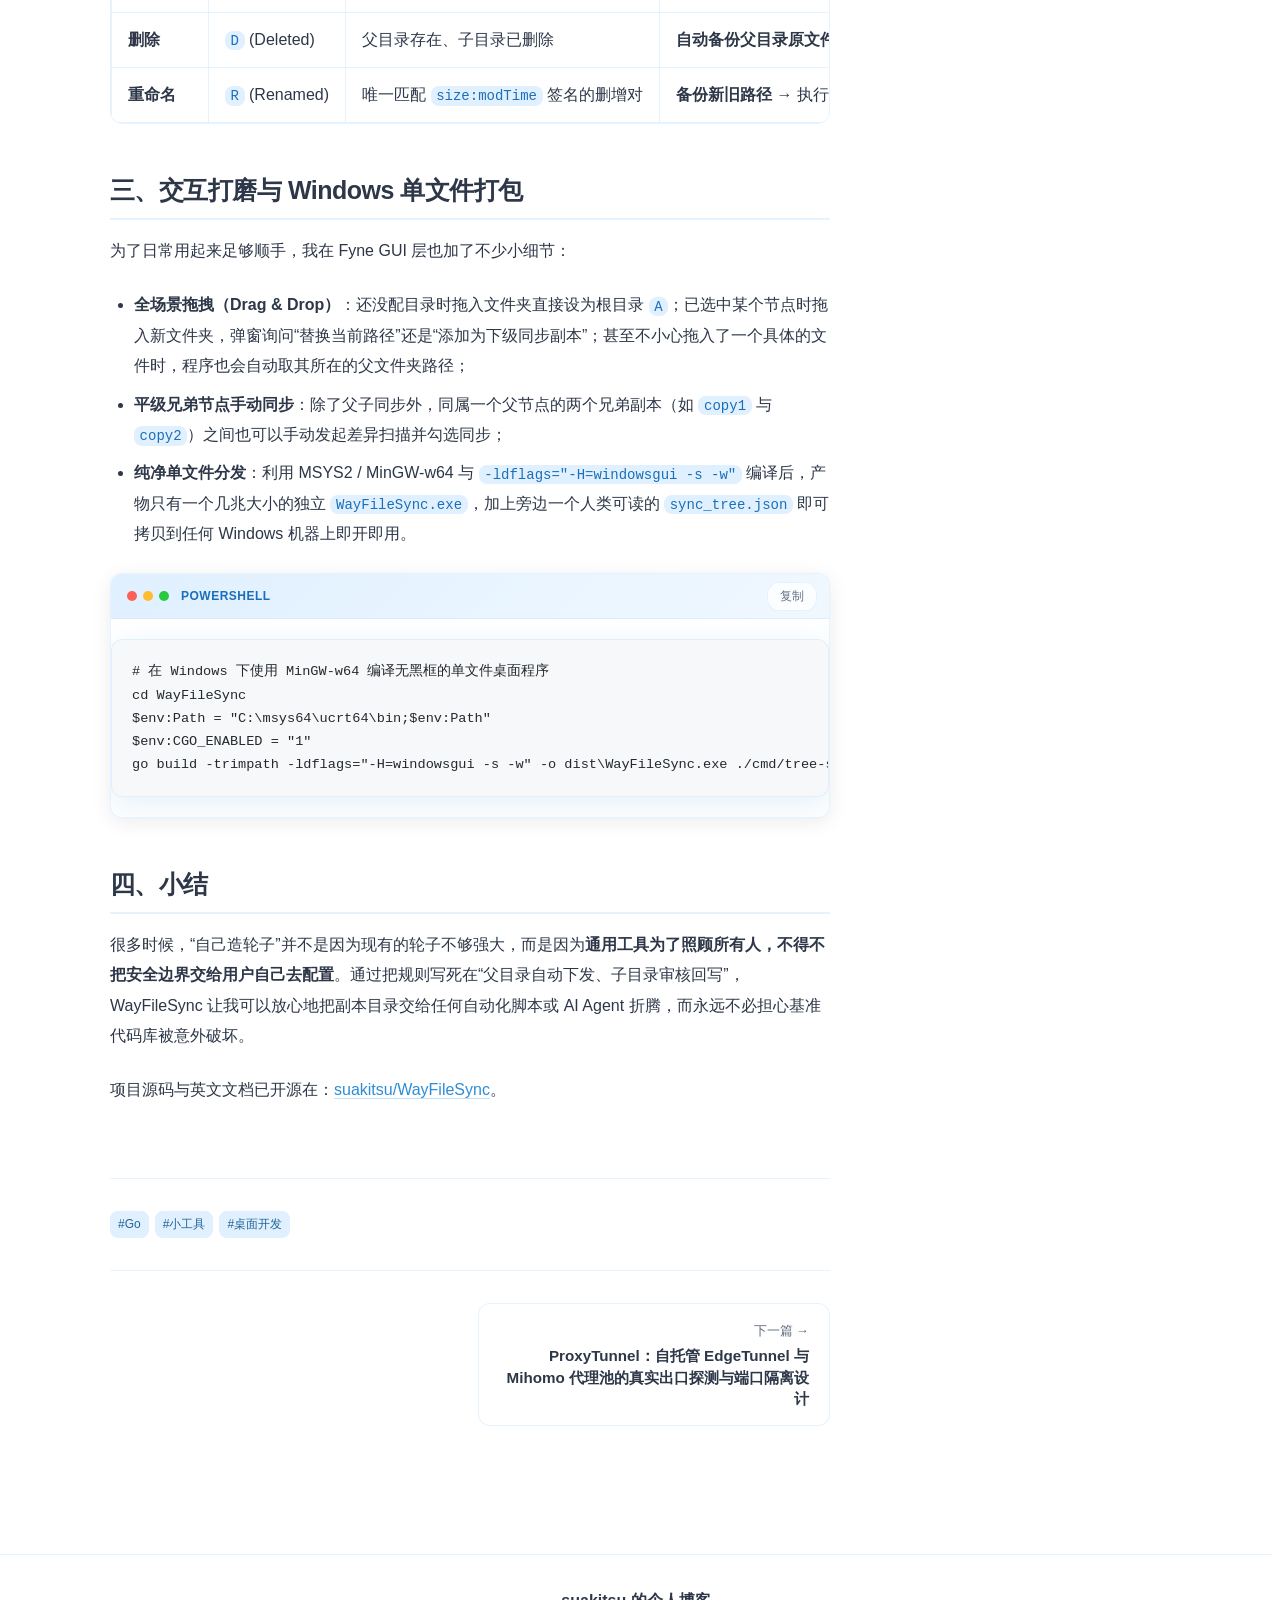
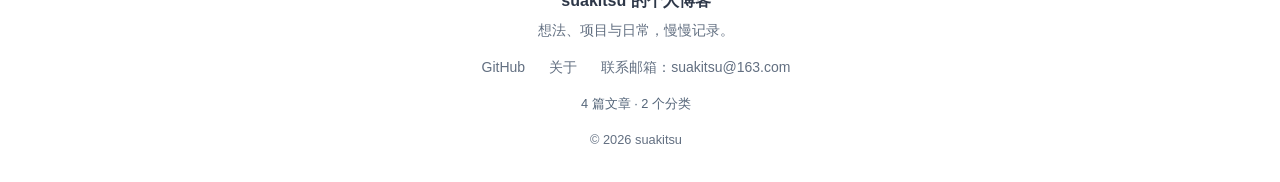
<file: posts/wayfilesync.html>
<!doctype html>
<html lang="zh-CN"><head><meta charset="utf-8"><meta name="viewport" content="width=device-width,initial-scale=1,viewport-fit=cover"><meta name="theme-color" content="#f0f8ff"><title>默认信任 A，审核回写 B：用 Go + Fyne 写一个克制的目录树同步工具 WayFileSync · suakitsu</title><meta name="description" content="为什么在有了 FreeFileSync 和 Syncthing 之后还要自己写一个桌面同步器？本文拆解 WayFileSync 的非对称同步哲学与 Go 核心实现：防嵌套拓扑校验、fsnotify 自写回声抑制、基于文件签名的重命名识别，以及 Myers Unified Diff 审核回写机制。"><link rel="canonical" href="https://suakitsu.github.io/posts/wayfilesync.html"><link rel="icon" href="/favicon.png" type="image/png"><meta property="og:title" content="默认信任 A，审核回写 B：用 Go + Fyne 写一个克制的目录树同步工具 WayFileSync · suakitsu"><meta property="og:description" content="为什么在有了 FreeFileSync 和 Syncthing 之后还要自己写一个桌面同步器？本文拆解 WayFileSync 的非对称同步哲学与 Go 核心实现：防嵌套拓扑校验、fsnotify 自写回声抑制、基于文件签名的重命名识别，以及 Myers Unified Diff 审核回写机制。"><meta property="og:url" content="https://suakitsu.github.io/posts/wayfilesync.html"><meta property="og:type" content="website"><meta property="og:image" content="https://suakitsu.github.io/avatar.png"><script>(() => { try {
  const saved = localStorage.getItem('suakitsu-theme');
  document.documentElement.dataset.theme = saved || (matchMedia('(prefers-color-scheme: dark)').matches ? 'dark' : 'light');
} catch {} })();</script><link rel="stylesheet" href="/style.css"><script src="/main.js" defer></script></head>
<body><div id="pageStart" aria-hidden="true" style="height:1px;position:absolute;top:0"></div><div class="skip-links"><a href="#main">跳到主要内容</a></div><nav class="navbar" id="site-nav" aria-label="主导航">
  <div class="container">
    <a href="/" class="logo">
      <span class="logo-text">suakitsu</span>
    </a>
    
    <div class="nav-right">
      <div class="nav-links">
        <a href="/" class="nav-link">首页</a>
        <a href="/categories.html" class="nav-link">分类</a>
        <a href="/tags.html" class="nav-link">标签</a>
        <a href="/year-archive.html" class="nav-link">归档</a>
        <a href="/about.html" class="nav-link">关于</a>
        <a href="https://github.com/suakitsu" target="_blank" rel="noopener" class="nav-link">GitHub</a>
      </div>
      
      <button class="swarm-replay-toggle" id="swarmReplayBtn" aria-label="重播页面构建动效" title="重播页面构建动效">
        <svg viewBox="0 0 24 24" fill="none" stroke="currentColor" stroke-width="2" stroke-linecap="round" stroke-linejoin="round">
          <path d="m12 3-1.9 5.8a2 2 0 0 1-1.3 1.3L3 12l5.8 1.9a2 2 0 0 1 1.3 1.3L12 21l1.9-5.8a2 2 0 0 1 1.3-1.3L21 12l-5.8-1.9a2 2 0 0 1-1.3-1.3Z"/>
          <path d="M5 3v4"/><path d="M3 5h4"/>
        </svg>
      </button>

      <button class="search-toggle" id="searchToggle" aria-label="搜索">
        <svg viewBox="0 0 24 24" fill="none" stroke="currentColor" stroke-width="2">
          <circle cx="11" cy="11" r="8"/>
          <path d="m21 21-4.35-4.35"/>
        </svg>
      </button>
      
      <button class="theme-toggle" id="themeToggle" aria-label="切换主题" aria-pressed="false">
        <span class="icon-moon">🌙</span>
        <span class="icon-sun">☀️</span>
      </button>
      
      <button class="menu-toggle" id="menuToggle" aria-label="菜单" aria-controls="mobileMenu" aria-expanded="false">
        ☰
      </button>
    </div>
  </div>
</nav>


<div class="mobile-overlay" id="mobileOverlay"></div>
<div class="mobile-menu" id="mobileMenu">
  <a href="/" class="mobile-link">首页</a>
  <a href="/categories.html" class="mobile-link">分类</a>
  <a href="/tags.html" class="mobile-link">标签</a>
  <a href="/year-archive.html" class="mobile-link">归档</a>
  <a href="/about.html" class="mobile-link">关于</a>
  <a href="https://github.com/suakitsu" target="_blank" rel="noopener" class="mobile-link">GitHub</a>
</div>
<main id="main" class="main-content"><div class="reading-progress-bar" id="readingProgressBar" aria-hidden="true"></div><article class="post-article-section"><div class="container"><nav class="breadcrumb" aria-label="面包屑导航"><a href="/">首页</a><span class="separator">/</span><a href="/categories.html#cat-%E9%A1%B9%E7%9B%AE%E8%AE%B0%E5%BD%95">项目记录</a><span class="separator">/</span><span class="current">默认信任 A，审核回写 B：用 Go + Fyne 写一个克制的目录树同步工具 WayFileSync</span></nav><header class="post-header"><div class="post-meta"><a href="/categories.html#cat-%E9%A1%B9%E7%9B%AE%E8%AE%B0%E5%BD%95" class="post-category">项目记录</a><time datetime="2026-11-12">2026-11-12</time><span class="read-time">约 11 分钟阅读</span><a href="https://github.com/suakitsu/WayFileSync" target="_blank" rel="noopener" class="post-repo-link">GitHub 仓库 ↗</a></div><h1 class="post-title">默认信任 A，审核回写 B：用 Go + Fyne 写一个克制的目录树同步工具 WayFileSync</h1><p class="post-excerpt">为什么在有了 FreeFileSync 和 Syncthing 之后还要自己写一个桌面同步器？本文拆解 WayFileSync 的非对称同步哲学与 Go 核心实现：防嵌套拓扑校验、fsnotify 自写回声抑制、基于文件签名的重命名识别，以及 Myers Unified Diff 审核回写机制。</p></header><div class="toc-mobile"><button type="button" class="toc-mobile-toggle" id="tocMobileToggle" aria-expanded="false"><span>文章目录</span><span class="toc-toggle-icon">▼</span></button><nav class="toc-mobile-nav" id="tocMobileNav" aria-label="移动端文章目录"><a href="#section-1" class="toc-link">一、为什么通用同步工具在这个场景下“太重又太危险”</a><a href="#section-2" class="toc-link">二、深入 Go 核心实现：四个关键工程细节</a><a href="#section-3" class="toc-link toc-h3">1. 树状拓扑校验与防嵌套死循环（sameOrNested）</a><a href="#section-4" class="toc-link toc-h3">2. 父目录自动下发时的“待审核路径保护”（Pending Exclusion）</a><a href="#section-5" class="toc-link toc-h3">3. fsnotify 自写回声抑制（Internal Write Suppression）</a><a href="#section-6" class="toc-link toc-h3">4. 重命名智能识别（detectRenames）、Myers Diff 预览与写前自动备份</a><a href="#section-7" class="toc-link">三、交互打磨与 Windows 单文件打包</a><a href="#section-8" class="toc-link">四、小结</a></nav></div><div class="post-content-wrapper"><div class="post-content"><p>在日常开发与多 Agent 协作的工作流里，我经常需要维护这样一种目录结构：</p>
<blockquote><p>我有一个主工作目录 <strong>A</strong>（干净的基准代码库），以及一个或多个从 <strong>A</strong> 派生出来的副本目录 <strong>B</strong>（比如交给自动化脚本、AI 编码助手或实验分支折腾的沙盒目录）。 - 当我在主目录 <strong>A</strong> 修改了代码时，我希望所有副本目录 <strong>B</strong> 能<strong>自动、实时地跟着更新</strong>； - 但当副本目录 <strong>B</strong> 里的脚本或 Agent 修改、删除了文件时，<strong>绝不能自动覆盖回主目录 A</strong>，必须先进入一个待审核列表，让我看一眼 Unified Diff 差异对比、勾选确认之后，才允许回写到 <strong>A</strong>。</p></blockquote>
<p>为了这个看似简单却极其高频的场景，我试过市面上几乎所有主流的文件同步工具（FreeFileSync、Syncthing、rsync 脚本），最后决定用 <strong>Go + Fyne</strong> 自己写一个足够克制的原生桌面工具 —— <a href="https://github.com/suakitsu/WayFileSync" target="_blank" rel="noopener">WayFileSync</a>。</p>
<h2 id="section-1">一、为什么通用同步工具在这个场景下“太重又太危险”</h2>
<p>FreeFileSync 和 Syncthing 都是非常优秀的开源软件，它们也给了我很多启发：FreeFileSync 的“对比 → 预览 → 确认”流程非常清晰，而 Syncthing 的 <code>fsnotify</code> 实时目录监听与多节点拓扑很实用。</p>
<p>但问题在于：<strong>通用同步工具默认把两边当作地位对等的节点（Peer-to-Peer）或纯粹的单向镜像（Mirror）</strong>。</p>
<ul><li>如果配成<strong>双向实时同步</strong>：一旦副本目录 <code>B</code> 里的实验脚本跑飞了、误删了文件或改乱了配置，毫秒级的实时同步会立刻把灾难同步回主目录 <code>A</code>；</li><li>如果配成<strong>纯单向镜像（<code>A -&gt; B</code>）</strong>：当 <code>B</code> 里面产出了有价值的修改，你想把其中 3 个文件挑出来合回 <code>A</code> 时，单向镜像没有反向的 Diff 审核与勾选提交流程，甚至下一次 <code>A</code> 触发同步时还会把你在 <code>B</code> 里还没来得及拷走的新代码直接抹掉！</li></ul>
<p>所以，WayFileSync 的核心设计哲学只有一句话：<strong>默认信任父目录 A，谨慎审核子目录 B（Default-Trust A, Review B）</strong>。</p>
<div class="code-block-wrapper"><div class="code-block-header"><div class="code-block-dots"><span class="code-block-dot"></span><span class="code-block-dot"></span><span class="code-block-dot"></span></div><span class="code-block-lang">TEXT</span></div><button class="code-copy-btn" type="button" aria-label="复制代码"><span class="copy-text">复制</span></button><pre class="highlight"><code>                  ┌────────────────────────┐
                  │   基准根目录 Root (A)   │
                  └───────────┬────────────┘
                              │
        ┌─────────────────────┴─────────────────────┐
        │ 1. A 修改时：自动下行同步 (跳过 B 待审核文件) │
        ▼                                           ▼
┌───────────────────┐                       ┌───────────────────┐
│  派生副本 Copy 1   │ ── 3. 同级手动对比 ──▶ │  派生副本 Copy 2   │
└─────────┬─────────┘                       └───────────────────┘
          │
          │ 2. B 修改时：拦截进入 Pending 队列
          │    人工预览 Myers Unified Diff 并勾选确认后，备份并回写至 A
          ▼
  [ 待审核变更列表 ]</code></pre></div>
<h2 id="section-2">二、深入 Go 核心实现：四个关键工程细节</h2>
<p>虽然 WayFileSync 的界面和交互做得很轻，但在底层文件同步引擎（<code>internal/model</code>、<code>internal/sync</code>、<code>internal/watcher</code>）里，要保证“绝不丢文件、绝不死循环”需要处理好四个非常具体的技术细节。</p>
<h3 id="section-3">1. 树状拓扑校验与防嵌套死循环（<code>sameOrNested</code>）</h3>
<p>WayFileSync 支持在 <code>sync_tree.json</code> 中定义任意多层级的父子目录树（例如 <code>root -&gt; copy1 -&gt; copy1-child</code>）。但用户在通过文件选择框或拖拽绑定目录时，最容易犯的一个致命错误是：<strong>把子文件夹建在了父文件夹内部</strong>（例如把 <code>D:/ERP/main</code> 设为 A，把 <code>D:/ERP/main/backup</code> 设为 B）。</p>
<p>一旦允许包含关系的两个目录建立同步，第一次同步就会把 <code>backup</code> 拷进 <code>backup/backup</code>，瞬间触发无限递归的目录爆炸。</p>
<p>为此，<code>internal/model/config.go</code> 在加载和保存配置时，都会对所有节点两两执行基于 <code>filepath.Rel</code> 的相对路径包含检测：</p>
<div class="code-block-wrapper"><div class="code-block-header"><div class="code-block-dots"><span class="code-block-dot"></span><span class="code-block-dot"></span><span class="code-block-dot"></span></div><span class="code-block-lang">GO</span></div><button class="code-copy-btn" type="button" aria-label="复制代码"><span class="copy-text">复制</span></button><pre class="highlight"><code>func (c *Config) Validate() error {
	seen := map[string]bool{}
	for _, n := range c.Nodes {
		if seen[n.ID] {
			return fmt.Errorf(&quot;duplicate node id %q&quot;, n.ID)
		}
		seen[n.ID] = true
	}
	for _, n := range c.Nodes {
		if n.Parent != &quot;&quot; &amp;&amp; !seen[n.Parent] {
			return fmt.Errorf(&quot;node %q has missing parent %q&quot;, n.ID, n.Parent)
		}
	}
	for i := range c.Nodes {
		for j := i + 1; j &lt; len(c.Nodes); j++ {
			a, err := filepath.Abs(c.Nodes[i].Path)
			if err != nil {
				return err
			}
			b, err := filepath.Abs(c.Nodes[j].Path)
			if err != nil {
				return err
			}
			if sameOrNested(a, b) {
				return fmt.Errorf(
					&quot;不能选择彼此包含的文件夹：%q 和 %q；请选择两个独立目录，避免同步循环&quot;,
					c.Nodes[i].ID, c.Nodes[j].ID,
				)
			}
		}
	}
	return nil
}

func sameOrNested(a, b string) bool {
	a = filepath.Clean(a)
	b = filepath.Clean(b)
	if a == b {
		return true
	}
	rel, err := filepath.Rel(a, b)
	if err == nil &amp;&amp; rel != &quot;.&quot; &amp;&amp; !startsDotDot(rel) {
		return true
	}
	rel, err = filepath.Rel(b, a)
	return err == nil &amp;&amp; rel != &quot;.&quot; &amp;&amp; !startsDotDot(rel)
}</code></pre></div>
<p>同时，引擎默认内置了对 <code>logs/</code>、<code>tmp/</code>、<code>cache/</code>、<code>sessions/</code>、<code>node_modules/</code>、<code>vendor/</code> 和 <code>.git/</code> 的忽略规则，避免同步构建噪音与 Git 内部对象锁。</p>
<h3 id="section-4">2. 父目录自动下发时的“待审核路径保护”（Pending Exclusion）</h3>
<p>这是一个很多人在写单向同步时容易忽略的边界情况：<strong>假设子目录 <code>B</code> 已经修改了 <code>main.go</code>（处于 <code>StatusPending</code> 待审核状态，还没提交回 <code>A</code>），此时父目录 <code>A</code> 修改了另一个文件 <code>README.md</code> 触发了 <code>A -&gt; B</code> 自动下发。如果 <code>A -&gt; B</code> 无脑全量覆盖，那么 <code>B</code> 中尚未审核的 <code>main.go</code> 就会被 <code>A</code> 的旧版本冲掉！</strong></p>
<p>在 <code>internal/sync/tree_sync.go</code> 的 <code>SyncParentToChildren</code> 实现中，我加入了<strong>先刷新子目录索引、再提取待审核路径排除集（<code>exclude := c.pendingPaths(childID)</code>）</strong>的保护逻辑：</p>
<div class="code-block-wrapper"><div class="code-block-header"><div class="code-block-dots"><span class="code-block-dot"></span><span class="code-block-dot"></span><span class="code-block-dot"></span></div><span class="code-block-lang">GO</span></div><button class="code-copy-btn" type="button" aria-label="复制代码"><span class="copy-text">复制</span></button><pre class="highlight"><code>func (c *Controller) SyncParentToChildren(id string) error {
	// 1. 下发前先根据最新文件索引刷新各子节点的 Pending 变更集
	for _, childID := range c.Children[id] {
		if err := c.refreshChildPendingFromIndex(childID); err != nil {
			c.SetStatus(childID, StatusFailed)
			return err
		}
	}
	return c.RunInternal(func() error {
		parent := c.Nodes[id]
		for _, childID := range c.Children[id] {
			child := c.Nodes[childID]
			// 2. 提取该子节点所有处于待审核状态的相对路径（含重命名源路径）
			exclude := c.pendingPaths(childID)
			// 3. 同步时自动跳过子目录中正在等待人工审核的文件，防止静默覆盖
			if err := SyncDirWithOptions(parent.Path, child.Path, SyncOptions{
				Exclude: exclude,
				Ignore:  c.ignorePair(id, childID),
			}); err != nil {
				c.SetStatus(childID, StatusFailed)
				return err
			}
			if len(exclude) &gt; 0 {
				c.Log(&quot;%s synced to %s; skipped %d pending path(s)&quot;, id, childID, len(exclude))
			}
		}
		return nil
	})
}</code></pre></div>
<h3 id="section-5">3. <code>fsnotify</code> 自写回声抑制（Internal Write Suppression）</h3>
<p>当 WayFileSync 自己把文件从 <code>A</code> 拷贝到 <code>B</code>，或者把审核通过的文件从 <code>B</code> 写回 <code>A</code> 时，Windows 文件系统的 <code>fsnotify</code> 监听器同样会收到由程序自身引发的 <code>WRITE / CREATE / RENAME</code> 事件。如果不加区分，程序自己的同步动作又会触发新一轮的扫描和同步回声。</p>
<p>更重要的是，在 Windows 下，操作系统内核投递文件变更通知往往比 <code>os.WriteFile</code> / <code>io.Copy</code> 函数返回<strong>滞后几十到几百毫秒</strong>。如果只用一个布尔锁在函数返回瞬间就释放，滞后到达的 <code>fsnotify</code> 事件依然会漏进来。</p>
<p>因此，<code>Controller</code> 结合了<strong>原子递归深度计数器（<code>internalDepth atomic.Int32</code>）</strong>与<strong>900 毫秒尾迹静默窗口（<code>lastInternal atomic.Int64</code>）</strong>：</p>
<div class="code-block-wrapper"><div class="code-block-header"><div class="code-block-dots"><span class="code-block-dot"></span><span class="code-block-dot"></span><span class="code-block-dot"></span></div><span class="code-block-lang">GO</span></div><button class="code-copy-btn" type="button" aria-label="复制代码"><span class="copy-text">复制</span></button><pre class="highlight"><code>func (c *Controller) IsInternalWrite() bool {
	if c.internalDepth.Load() &gt; 0 {
		return true
	}
	// Windows 下 fsnotify 事件可能在文件拷贝返回后延迟到达，保留 900ms 静默期
	return time.Since(time.UnixMilli(c.lastInternal.Load())) &lt; 900*time.Millisecond
}

func (c *Controller) RunInternal(fn func() error) error {
	c.internalDepth.Add(1)
	defer func() {
		c.lastInternal.Store(time.Now().UnixMilli())
		c.internalDepth.Add(-1)
	}()
	return fn()
}</code></pre></div>
<h3 id="section-6">4. 重命名智能识别（<code>detectRenames</code>）、Myers Diff 预览与写前自动备份</h3>
<p>当你在子目录 <code>B</code> 中把一个文件重命名或移动到另一个子文件夹时，朴素的目录对比会把它当成“删除了旧文件 <code>D</code> + 新增了新文件 <code>A</code>”。在 <code>internal/sync/diff.go</code> 中，<code>detectRenames</code> 会通过文件大小与纳秒级修改时间构造签名 <code>fileSig(info)</code>（<code>size:modTimeUnixNano</code>）：当新增项与删除项签名唯一匹配时，自动将其归并为一条 <code>StatusRenamed (R)</code> 变更（显示为 <code>old/path.go -&gt; new/path.go</code>）。</p>
<p>而在差异预览与回写安全性上：</p>
<ul><li><strong>纯 Go 原生 Myers Unified Diff</strong>：通过 <code>github.com/hexops/gotextdiff/myers</code> 直接在内存中计算文本文件的差异补丁，并在自动校验 UTF-8 有效性后屏蔽二进制乱码；</li><li><strong>写前强制备份与一键回滚</strong>：在 <code>ApplyChanges</code> 将变更应用到目标目录（无论是修改、删除还是重命名）之前，都会先调用 <code>BackupFile(dst.Path, ch.RelPath)</code> 保存历史版本快照，随时支持通过 <code>RestoreLatestVersion</code> 一键后悔还原。</li></ul>
<table><thead><tr><th>变更状态</th><th>标识</th><th>触发条件</th><th>回写父目录时的安全动作</th></tr></thead><tbody><tr><td><strong>新增</strong></td><td><code>A</code> (Added)</td><td>子目录存在、父目录不存在</td><td>检查目标路径 → 拷贝新文件 → 更新节点索引</td></tr><tr><td><strong>修改</strong></td><td><code>M</code> (Modified)</td><td>双方均存在但大小或修改时间/内容不同</td><td><strong>自动备份父目录原文件</strong> → 覆盖写入 → 支持一键回滚</td></tr><tr><td><strong>删除</strong></td><td><code>D</code> (Deleted)</td><td>父目录存在、子目录已删除</td><td><strong>自动备份父目录原文件</strong> → 执行删除 → 更新节点索引</td></tr><tr><td><strong>重命名</strong></td><td><code>R</code> (Renamed)</td><td>唯一匹配 <code>size:modTime</code> 签名的删增对</td><td><strong>备份新旧路径</strong> → 执行 <code>os.Rename</code> 与内容同步</td></tr></tbody></table>
<h2 id="section-7">三、交互打磨与 Windows 单文件打包</h2>
<p>为了日常用起来足够顺手，我在 Fyne GUI 层也加了不少小细节：</p>
<ul><li><strong>全场景拖拽（Drag &amp; Drop）</strong>：还没配目录时拖入文件夹直接设为根目录 <code>A</code>；已选中某个节点时拖入新文件夹，弹窗询问“替换当前路径”还是“添加为下级同步副本”；甚至不小心拖入了一个具体的文件时，程序也会自动取其所在的父文件夹路径；</li><li><strong>平级兄弟节点手动同步</strong>：除了父子同步外，同属一个父节点的两个兄弟副本（如 <code>copy1</code> 与 <code>copy2</code>）之间也可以手动发起差异扫描并勾选同步；</li><li><strong>纯净单文件分发</strong>：利用 MSYS2 / MinGW-w64 与 <code>-ldflags=&quot;-H=windowsgui -s -w&quot;</code> 编译后，产物只有一个几兆大小的独立 <code>WayFileSync.exe</code>，加上旁边一个人类可读的 <code>sync_tree.json</code> 即可拷贝到任何 Windows 机器上即开即用。</li></ul>
<div class="code-block-wrapper"><div class="code-block-header"><div class="code-block-dots"><span class="code-block-dot"></span><span class="code-block-dot"></span><span class="code-block-dot"></span></div><span class="code-block-lang">POWERSHELL</span></div><button class="code-copy-btn" type="button" aria-label="复制代码"><span class="copy-text">复制</span></button><pre class="highlight"><code># 在 Windows 下使用 MinGW-w64 编译无黑框的单文件桌面程序
cd WayFileSync
$env:Path = &quot;C:\msys64\ucrt64\bin;$env:Path&quot;
$env:CGO_ENABLED = &quot;1&quot;
go build -trimpath -ldflags=&quot;-H=windowsgui -s -w&quot; -o dist\WayFileSync.exe ./cmd/tree-sync</code></pre></div>
<h2 id="section-8">四、小结</h2>
<p>很多时候，“自己造轮子”并不是因为现有的轮子不够强大，而是因为<strong>通用工具为了照顾所有人，不得不把安全边界交给用户自己去配置</strong>。通过把规则写死在“父目录自动下发、子目录审核回写”，WayFileSync 让我可以放心地把副本目录交给任何自动化脚本或 AI Agent 折腾，而永远不必担心基准代码库被意外破坏。</p>
<p>项目源码与英文文档已开源在：<a href="https://github.com/suakitsu/WayFileSync" target="_blank" rel="noopener">suakitsu/WayFileSync</a>。</p></div><aside class="toc-sidebar" aria-label="文章目录"><div class="toc-header">目录</div><nav class="toc-nav"><a href="#section-1" class="toc-link">一、为什么通用同步工具在这个场景下“太重又太危险”</a><a href="#section-2" class="toc-link">二、深入 Go 核心实现：四个关键工程细节</a><a href="#section-3" class="toc-link toc-h3">1. 树状拓扑校验与防嵌套死循环（sameOrNested）</a><a href="#section-4" class="toc-link toc-h3">2. 父目录自动下发时的“待审核路径保护”（Pending Exclusion）</a><a href="#section-5" class="toc-link toc-h3">3. fsnotify 自写回声抑制（Internal Write Suppression）</a><a href="#section-6" class="toc-link toc-h3">4. 重命名智能识别（detectRenames）、Myers Diff 预览与写前自动备份</a><a href="#section-7" class="toc-link">三、交互打磨与 Windows 单文件打包</a><a href="#section-8" class="toc-link">四、小结</a></nav></aside></div><footer class="post-footer-section"><div class="post-tags"><a href="/tags.html#tag-Go" class="tag">#Go</a><a href="/tags.html#tag-%E5%B0%8F%E5%B7%A5%E5%85%B7" class="tag">#小工具</a><a href="/tags.html#tag-%E6%A1%8C%E9%9D%A2%E5%BC%80%E5%8F%91" class="tag">#桌面开发</a></div><nav class="post-navigation" aria-label="上下篇导航"><div></div><a href="/posts/proxytunnel.html" class="nav-item next"><span class="nav-label">下一篇 →</span><span class="nav-title">ProxyTunnel：自托管 EdgeTunnel 与 Mihomo 代理池的真实出口探测与端口隔离设计</span></a></nav></footer></div></article></main><footer class="footer" id="footer"><div class="container"><div class="footer-content"><div class="footer-info"><p class="footer-title">suakitsu 的个人博客</p><p class="footer-subtitle">想法、项目与日常，慢慢记录。</p></div><div class="footer-links"><a href="https://github.com/suakitsu" target="_blank" rel="noopener">GitHub</a><a href="/about.html">关于</a><a href="mailto:suakitsu@163.com">联系邮箱：suakitsu@163.com</a></div><div class="footer-stats">4 篇文章 · 2 个分类</div><div class="footer-copyright"><p>© 2026 suakitsu</p></div></div></div></footer><dialog class="search-modal" id="searchModal" aria-labelledby="searchTitle"><div class="search-modal-overlay" id="searchOverlay" aria-hidden="true"></div><div class="search-modal-content"><h2 class="sr-only" id="searchTitle">搜索文章</h2><div class="search-modal-header"><input type="search" class="search-input" id="searchInput" placeholder="搜索文章..." aria-label="搜索文章关键词" autocomplete="off"><button class="search-close" id="searchClose" aria-label="关闭搜索"><svg viewBox="0 0 24 24" fill="none" stroke="currentColor" stroke-width="2" aria-hidden="true"><path d="M18 6 6 18m0-12 12 12"/></svg></button></div><div class="search-results search-hint" id="searchResults" role="status">输入关键词搜索文章...</div></div></dialog><button class="back-to-top" id="backToTop" aria-label="返回顶部"><svg viewBox="0 0 24 24" fill="none" stroke="currentColor" stroke-width="2.5" aria-hidden="true"><polyline points="18 15 12 9 6 15"/></svg></button></body></html>
</file>
<file: style.css>
﻿.skip-links{position:absolute;top:-100%;left:0;z-index:9999}.skip-links a{display:block;padding:.75rem 1.5rem;background:var(--alice-500);color:#fff;font-weight:600;text-decoration:none}.skip-links a:focus{position:fixed;top:0;left:0}:root{--alice-50: #f0f8ff;--alice-100: #e0f0ff;--alice-200: #bde0ff;--alice-300: #7cc4fa;--alice-400: #4ba9e9;--alice-500: #2b8dd6;--alice-600: #1a6fb8;--alice-700: #155a96;--alice-800: #164d7c;--alice-900: #174168;--accent-pink: #f5a0b8;--accent-teal: #7dd3c0;--accent-lavender: #b8a9e8;--accent-peach: #ffd4b8;--font-sans: 'Segoe UI', 'Microsoft YaHei', -apple-system, sans-serif;--font-mono: 'Cascadia Code', Consolas, monospace;--radius-sm: 8px;--radius-md: 12px;--radius-lg: 16px;--radius-xl: 24px;--radius-full: 9999px;--bounce: cubic-bezier(0.68, -0.55, 0.265, 1.55);--smooth: cubic-bezier(0.4, 0, 0.2, 1);--transition-fast: 150ms ease;--transition-base: 250ms ease;--season-accent: #c4b5fd;--season-hover: #a78bfa}[data-theme=light],:root{--text-primary: #2d3748;--text-secondary: #718096;--text-muted: #a0aec0;--bg-primary: #ffffff;--bg-secondary: var(--alice-50);--bg-card: rgba(255, 255, 255, 0.85);--bg-card-solid: #ffffff;--border-color: rgba(189, 224, 255, 0.4);--border-color-strong: rgba(189, 224, 255, 0.6);--shadow-soft: 0 4px 20px rgba(43, 141, 214, 0.08);--shadow-card: 0 8px 32px rgba(43, 141, 214, 0.12);--shadow-hover: 0 12px 40px rgba(43, 141, 214, 0.18);--nav-bg: rgba(255, 255, 255, 0.88);--code-bg: #f6f8fa;--code-text: #24292e;--hero-gradient: linear-gradient(135deg, var(--alice-50) 0%, #f8f4ff 50%, var(--alice-50) 100%);--card-before-bg: linear-gradient(135deg, var(--alice-100) 0%, var(--accent-lavender) 100%);--blockquote-bg: var(--alice-50);--tag-bg: var(--alice-100);--tag-text: var(--alice-700);--category-bg: var(--alice-100);--category-text: var(--alice-700);--color-error: #dc3c3c;--color-error-light: rgba(220, 60, 60, 0.1);--color-error-border: rgba(220, 60, 60, 0.25)}[data-theme=dark]{--text-primary: #e2e8f0;--text-secondary: #a0aec0;--text-muted: #718096;--bg-primary: #0f172a;--bg-secondary: #1e293b;--bg-card: rgba(30, 41, 59, 0.85);--bg-card-solid: #1e293b;--border-color: rgba(100, 160, 220, 0.15);--border-color-strong: rgba(100, 160, 220, 0.25);--shadow-soft: 0 4px 20px rgba(0, 0, 0, 0.3);--shadow-card: 0 8px 32px rgba(0, 0, 0, 0.4);--shadow-hover: 0 12px 40px rgba(0, 0, 0, 0.5);--nav-bg: rgba(15, 23, 42, 0.92);--code-bg: #0d1525;--code-text: #e2e8f0;--hero-gradient: linear-gradient(135deg, #0f172a 0%, #1a1530 50%, #0f172a 100%);--card-before-bg: linear-gradient(135deg, rgba(43, 141, 214, 0.2) 0%, rgba(184, 169, 232, 0.2) 100%);--blockquote-bg: rgba(43, 141, 214, 0.1);--tag-bg: rgba(43, 141, 214, 0.15);--tag-text: var(--alice-300);--category-bg: rgba(43, 141, 214, 0.15);--category-text: var(--alice-300);--alice-50: #1e293b;--alice-100: rgba(43, 141, 214, 0.15);--alice-200: rgba(43, 141, 214, 0.25);--color-error: #f87171;--color-error-light: rgba(255, 100, 100, 0.12);--color-error-border: rgba(255, 100, 100, 0.25)}*,*::before,*::after{box-sizing:border-box;margin:0;padding:0}html{scroll-behavior:smooth;-webkit-font-smoothing:antialiased;-moz-osx-font-smoothing:grayscale}body{font-family:var(--font-sans);color:var(--text-primary);background:var(--hero-gradient);background-attachment:fixed;min-height:100vh;line-height:1.7;overflow-x:hidden;transition:background .3s var(--smooth),color .3s var(--smooth)}body::before{content:"";position:fixed;top:0;left:0;right:0;bottom:0;background-image:radial-gradient(circle at 20% 20%, rgba(245, 160, 184, 0.05) 0%, transparent 50%),radial-gradient(circle at 80% 80%, rgba(125, 211, 192, 0.05) 0%, transparent 50%),radial-gradient(circle at 50% 50%, rgba(184, 169, 232, 0.03) 0%, transparent 50%);pointer-events:none;z-index:-1}[data-theme=dark] body::before{background-image:radial-gradient(circle at 20% 20%, rgba(245, 160, 184, 0.03) 0%, transparent 50%),radial-gradient(circle at 80% 80%, rgba(125, 211, 192, 0.03) 0%, transparent 50%)}a{color:var(--alice-500);text-decoration:none;transition:all var(--transition-base) var(--smooth)}a:hover{color:var(--alice-400)}img{max-width:100%;height:auto}.container{max-width:1100px;margin:0 auto;padding:0 1.5rem}.theme-toggle{position:relative;background:none;border:none;cursor:pointer;padding:.5rem;font-size:1.2rem;line-height:1;color:var(--text-secondary);transition:all var(--transition-base) var(--smooth);border-radius:var(--radius-sm)}.theme-toggle:hover{color:var(--alice-500);background:var(--bg-secondary)}.theme-toggle .icon-sun,.theme-toggle .icon-moon{display:none}[data-theme=light] .theme-toggle .icon-moon,:root:not([data-theme=dark]) .theme-toggle .icon-moon{display:inline}[data-theme=dark] .theme-toggle .icon-sun{display:inline}[data-theme=dark] .theme-toggle .icon-moon{display:none}.navbar{position:sticky;top:0;z-index:100;background:var(--nav-bg);backdrop-filter:blur(20px) saturate(180%);-webkit-backdrop-filter:blur(20px) saturate(180%);border-bottom:1px solid var(--border-color);transition:all .3s var(--smooth)}.navbar .container{display:flex;align-items:center;justify-content:space-between;height:3.5rem}.logo{display:flex;align-items:center;gap:.5rem;font-weight:700;font-size:1.1rem;color:var(--text-primary);transition:all var(--transition-base) var(--smooth)}.logo:hover{color:var(--alice-500);transform:scale(1.02)}.logo-icon{font-size:1.4rem;animation:float 3s ease-in-out infinite}@keyframes float{0%,100%{transform:translateY(0)}50%{transform:translateY(-3px)}}.nav-right{display:flex;align-items:center;gap:.25rem}.nav-links{display:flex;align-items:center;gap:.25rem}.nav-link{color:var(--text-secondary);font-weight:500;font-size:.9rem;padding:.5rem .75rem;border-radius:var(--radius-sm);transition:all var(--transition-base) var(--smooth);position:relative}.nav-link:hover{color:var(--alice-500);background:var(--bg-secondary)}.nav-link.active{color:var(--alice-500);background:var(--alice-100)}.nav-link.active::after{content:"";position:absolute;bottom:0;left:50%;transform:translateX(-50%);width:20px;height:2px;background:var(--alice-500);border-radius:var(--radius-full)}.menu-toggle{display:none;background:none;border:none;cursor:pointer;padding:.5rem;font-size:1.2rem;color:var(--text-primary)}.mobile-menu{position:fixed;top:3.5rem;left:0;right:0;background:var(--bg-card-solid);backdrop-filter:blur(20px);border-bottom:1px solid var(--border-color);padding:1rem;z-index:99;box-shadow:var(--shadow-card);transform:translateY(-100%);opacity:0;visibility:hidden;transition:all .3s var(--smooth)}.mobile-menu.active{transform:translateY(0);opacity:1;visibility:visible}.mobile-overlay{position:fixed;top:0;left:0;width:100%;height:100%;background:rgba(0,0,0,.5);z-index:98;opacity:0;visibility:hidden;transition:all .3s var(--smooth)}.mobile-overlay.active{opacity:1;visibility:visible}.mobile-link{display:flex;align-items:center;gap:.75rem;padding:.75rem 1rem;color:var(--text-primary);font-weight:500;border-radius:var(--radius-sm);transition:all var(--transition-base) var(--smooth);opacity:0;transform:translateX(-20px)}.mobile-menu.active .mobile-link{opacity:1;transform:translateX(0)}.mobile-menu.active .mobile-link:nth-child(1){transition-delay:.05s}.mobile-menu.active .mobile-link:nth-child(2){transition-delay:.1s}.mobile-menu.active .mobile-link:nth-child(3){transition-delay:.15s}.mobile-menu.active .mobile-link:nth-child(4){transition-delay:.2s}.mobile-menu.active .mobile-link:nth-child(5){transition-delay:.25s}.mobile-menu.active .mobile-link:nth-child(6){transition-delay:.3s}.mobile-link:hover{background:var(--bg-secondary);color:var(--alice-500)}.mobile-link.active{color:var(--alice-500);background:var(--alice-100)}.hero{padding:1.5rem 0 1.25rem;position:relative;overflow:hidden}.hero.hero-bento-screen{min-height:calc(100vh - 3.5rem);display:flex;flex-direction:column;justify-content:center}.hero-bento-container{width:100%;position:relative;z-index:1;display:flex;flex-direction:column;justify-content:center;gap:1.15rem}.hero::before{content:"";position:absolute;top:-35%;right:-12%;width:560px;height:560px;background:radial-gradient(circle, rgba(189, 224, 255, 0.16) 0%, transparent 70%);border-radius:50%;pointer-events:none}[data-theme=dark] .hero::before{background:radial-gradient(circle, rgba(43, 141, 214, 0.1) 0%, transparent 70%)}.bento-grid{display:grid;grid-template-columns:repeat(12, minmax(0, 1fr));gap:1.15rem;align-items:stretch;position:relative;z-index:2}.bento-card{background:var(--bg-card);border:1px solid var(--border-color-strong);border-radius:var(--radius-xl);padding:1.5rem 1.65rem;box-shadow:var(--shadow-soft);backdrop-filter:blur(16px) saturate(160%);-webkit-backdrop-filter:blur(16px) saturate(160%);position:relative;overflow:hidden;min-width:0;display:flex;flex-direction:column;justify-content:space-between;transition:border-color .3s var(--smooth),box-shadow .3s var(--smooth),transform .3s var(--smooth)}.bento-card:hover{border-color:var(--alice-300);box-shadow:var(--shadow-card)}.bento-intro{grid-column:span 7;padding:1.75rem 2rem;background:radial-gradient(circle at 92% 12%, rgba(184, 169, 232, 0.16) 0%, transparent 48%),radial-gradient(circle at 10% 90%, rgba(124, 196, 250, 0.12) 0%, transparent 50%),var(--bg-card)}[data-theme=dark] .bento-intro{background:radial-gradient(circle at 92% 12%, rgba(184, 169, 232, 0.1) 0%, transparent 50%),radial-gradient(circle at 10% 90%, rgba(43, 141, 214, 0.12) 0%, transparent 50%),var(--bg-card)}.bento-intro-top{display:flex;align-items:center;justify-content:space-between;flex-wrap:wrap;gap:.75rem;margin-bottom:1rem}.bento-intro-body{margin-bottom:1.35rem}.hero-badge{display:inline-flex;align-items:center;gap:.5rem;padding:.32rem .85rem;background:var(--bg-secondary);color:var(--alice-600);border-radius:var(--radius-full);font-size:.78rem;font-weight:600;border:1px solid var(--border-color-strong)}[data-theme=dark] .hero-badge{color:var(--alice-300)}.hero-badge-dot{width:7px;height:7px;background:var(--accent-teal);border-radius:50%;box-shadow:0 0 8px var(--accent-teal);animation:pulse 2s ease-in-out infinite}@keyframes pulse{0%,100%{opacity:1;transform:scale(1)}50%{opacity:.6;transform:scale(1.2)}}.hero-location{display:inline-flex;align-items:center;gap:.35rem;color:var(--text-muted);font-size:.8rem;font-weight:500;padding:.25rem .65rem;border-radius:var(--radius-full);background:rgba(189,224,255,.15)}[data-theme=dark] .hero-location{background:rgba(43,141,214,.12)}.hero-location svg{opacity:.75;color:var(--alice-500)}.hero-greeting{display:block;font-size:.92rem;color:var(--text-secondary);font-weight:500;margin-bottom:.25rem}.hero-title-row{display:flex;align-items:baseline;flex-wrap:wrap;gap:.75rem;margin-bottom:.75rem}.hero-name{display:inline-block;font-size:2.35rem;font-weight:800;line-height:1.18;letter-spacing:-0.02em;background:linear-gradient(135deg, var(--alice-500) 0%, var(--accent-lavender) 100%);-webkit-background-clip:text;-webkit-text-fill-color:rgba(0,0,0,0);background-clip:text}[data-theme=dark] .hero-name{background:linear-gradient(135deg, var(--alice-300) 0%, var(--accent-lavender) 100%);-webkit-background-clip:text;background-clip:text}.hero-subtitle-pill{font-size:.8rem;font-weight:600;color:var(--text-muted);padding:.2rem .65rem;border-radius:var(--radius-full);border:1px dashed var(--border-color-strong)}.hero-description{font-size:.95rem;color:var(--text-secondary);line-height:1.72;margin:0;max-width:560px}.hero-links{display:flex;gap:.65rem;flex-wrap:wrap;margin-top:auto}.hero-link{display:inline-flex;align-items:center;gap:.45rem;padding:.55rem 1.1rem;background:var(--text-primary);color:var(--bg-primary);border-radius:var(--radius-md);font-weight:600;font-size:.84rem;transition:all .25s var(--smooth);border:1px solid rgba(0,0,0,0);cursor:pointer}.hero-link:hover{background:var(--alice-500);color:#fff;transform:translateY(-2px);box-shadow:var(--shadow-hover)}.hero-link-secondary{background:var(--bg-card-solid);color:var(--text-primary);border:1px solid var(--border-color-strong)}.hero-link-secondary:hover{background:var(--alice-100);border-color:var(--alice-300);color:var(--alice-600)}[data-theme=dark] .hero-link-secondary:hover{color:var(--alice-300)}.hero-link-ghost{background:rgba(0,0,0,0);color:var(--alice-600);border:1px solid var(--border-color-strong)}[data-theme=dark] .hero-link-ghost{color:var(--alice-300)}.hero-link-ghost:hover{background:var(--alice-100);color:var(--alice-600);border-color:var(--alice-400)}.bento-profile{grid-column:span 5;text-align:left;padding:1.5rem 1.65rem}.bento-profile::before{content:"";position:absolute;top:0;left:0;right:0;height:76px;background:var(--card-before-bg);opacity:.45;pointer-events:none}[data-theme=dark] .bento-profile::before{opacity:.28}.profile-card-main{position:relative;z-index:1;display:flex;align-items:center;gap:1.15rem;margin-bottom:1.15rem}.avatar-wrapper{position:relative;width:88px;height:88px;flex-shrink:0;border-radius:50%;overflow:hidden;border:3.5px solid var(--bg-primary);box-shadow:0 8px 22px rgba(43,141,214,.22);transition:all .3s var(--smooth);background:var(--bg-primary)}.avatar-wrapper:hover{transform:scale(1.05) rotate(3deg);box-shadow:0 12px 28px rgba(43,141,214,.32)}.avatar-wrapper img{width:100%;height:100%;object-fit:cover;display:block}.profile-card-info{min-width:0;flex:1}.avatar-name{font-weight:800;font-size:1.18rem;color:var(--text-primary);margin-bottom:.15rem;line-height:1.3}.avatar-role{font-size:.8rem;color:var(--text-secondary);margin-bottom:.55rem}.avatar-tags{display:flex;flex-wrap:wrap;gap:.35rem}.avatar-mini-tag{font-family:var(--font-mono);font-size:.68rem;font-weight:600;padding:.15rem .5rem;border-radius:var(--radius-sm);background:var(--tag-bg);color:var(--tag-text)}.avatar-stats{position:relative;z-index:1;display:grid;grid-template-columns:repeat(4, minmax(0, 1fr));gap:.65rem;padding-top:1rem;border-top:1px solid var(--border-color);margin-top:auto}.stat{text-align:center;padding:.5rem .35rem;border-radius:var(--radius-md);background:var(--bg-secondary);border:1px solid rgba(0,0,0,0);transition:all .2s var(--smooth);text-decoration:none;display:block}.stat:hover{border-color:var(--alice-300);transform:translateY(-2px);background:var(--alice-100)}.stat-number{display:block;font-weight:800;font-size:1.2rem;line-height:1.2;color:var(--alice-500);font-family:var(--font-mono)}[data-theme=dark] .stat-number{color:var(--alice-300)}.stat-label{font-size:.72rem;color:var(--text-muted);font-weight:500}.bento-tech,.bento-focus,.bento-latest{grid-column:span 4;padding:1.35rem 1.5rem}.bento-card-header{display:flex;align-items:center;gap:.5rem;margin-bottom:1rem}.bento-card-icon{font-size:1.05rem;line-height:1}.bento-card-title{font-size:.96rem;font-weight:700;color:var(--text-primary);margin:0;flex:1}.bento-card-badge{font-family:var(--font-mono);font-size:.68rem;font-weight:600;text-transform:uppercase;letter-spacing:.04em;padding:.15rem .5rem;border-radius:var(--radius-full);background:var(--bg-secondary);color:var(--text-muted);border:1px solid var(--border-color)}.bento-card-more{font-size:.78rem;font-weight:600;color:var(--alice-500)}.bento-card-more:hover{color:var(--alice-600);transform:translateX(2px)}.bento-tech-groups{display:flex;flex-direction:column;gap:.65rem;margin-top:auto;margin-bottom:auto}.bento-tech-row{display:flex;align-items:center;gap:.6rem}.tech-group-label{font-size:.74rem;font-weight:600;color:var(--text-muted);width:2.2rem;flex-shrink:0}.tech-pills{display:flex;flex-wrap:wrap;gap:.38rem;min-width:0}.tech-pill{font-family:var(--font-mono);font-size:.74rem;font-weight:600;padding:.22rem .58rem;border-radius:var(--radius-sm);border:1px solid var(--border-color);background:var(--bg-secondary);color:var(--text-primary);white-space:nowrap;transition:all .2s var(--smooth)}.tech-pill:hover{transform:translateY(-1px);border-color:var(--alice-400)}.tech-pill-blue{background:rgba(43,141,214,.1);color:var(--alice-600);border-color:rgba(43,141,214,.22)}[data-theme=dark] .tech-pill-blue{color:var(--alice-300);background:rgba(43,141,214,.16)}.tech-pill-teal{background:rgba(20,184,166,.1);color:#0f766e;border-color:rgba(20,184,166,.24)}[data-theme=dark] .tech-pill-teal{color:#5eead4;background:rgba(20,184,166,.15)}.tech-pill-purple{background:rgba(139,92,246,.1);color:#6d28d9;border-color:rgba(139,92,246,.22)}[data-theme=dark] .tech-pill-purple{color:#c4b5fd;background:rgba(139,92,246,.16)}.bento-focus-list{list-style:none;padding:0;margin:auto 0;display:flex;flex-direction:column;gap:.65rem}.bento-focus-item{display:flex;align-items:flex-start;gap:.65rem;padding:.42rem .55rem;border-radius:var(--radius-md);background:var(--bg-secondary);border:1px solid rgba(0,0,0,0);transition:border-color .2s ease}.bento-focus-item:hover{border-color:var(--border-color-strong)}.focus-index{font-family:var(--font-mono);font-size:.72rem;font-weight:700;color:var(--alice-500);background:var(--alice-100);padding:.12rem .4rem;border-radius:6px;line-height:1.3;flex-shrink:0;margin-top:.1rem}[data-theme=dark] .focus-index{color:var(--alice-300)}.focus-detail{min-width:0;flex:1}.focus-name{font-size:.82rem;font-weight:700;color:var(--text-primary);line-height:1.3;margin-bottom:.1rem}.focus-desc{font-size:.74rem;color:var(--text-secondary);line-height:1.35;white-space:nowrap;overflow:hidden;text-overflow:ellipsis}.bento-latest-list{display:flex;flex-direction:column;gap:.55rem;margin:auto 0}.bento-latest-item{display:flex;align-items:center;gap:.55rem;padding:.5rem .65rem;border-radius:var(--radius-md);background:var(--bg-secondary);border:1px solid rgba(0,0,0,0);text-decoration:none;transition:all .2s var(--smooth);min-width:0}.bento-latest-item:hover{border-color:var(--alice-300);background:var(--alice-100);transform:translateX(3px)}.latest-item-date{font-family:var(--font-mono);font-size:.72rem;color:var(--text-muted);flex-shrink:0}.latest-item-title{font-size:.82rem;font-weight:600;color:var(--text-primary);white-space:nowrap;overflow:hidden;text-overflow:ellipsis;flex:1;min-width:0}.bento-latest-item:hover .latest-item-title{color:var(--alice-600)}[data-theme=dark] .bento-latest-item:hover .latest-item-title{color:var(--alice-300)}.latest-item-cat{font-size:.68rem;font-weight:600;padding:.1rem .45rem;border-radius:var(--radius-full);background:var(--category-bg);color:var(--category-text);flex-shrink:0}.hero-scroll-hint{display:inline-flex;align-items:center;justify-content:center;gap:.5rem;align-self:center;padding:.35rem .9rem;border-radius:var(--radius-full);color:var(--text-muted);font-size:.78rem;font-weight:500;text-decoration:none;transition:all .25s var(--smooth);opacity:.82}.hero-scroll-hint:hover{color:var(--alice-500);opacity:1;transform:translateY(2px)}.scroll-mouse{width:15px;height:22px;border:1.5px solid currentColor;border-radius:99px;display:inline-flex;justify-content:center;padding-top:3px}.scroll-wheel{width:2.5px;height:5px;border-radius:99px;background:currentColor;animation:scroll-wheel-anim 1.8s ease-in-out infinite}@keyframes scroll-wheel-anim{0%,100%{transform:translateY(0);opacity:1}60%{transform:translateY(5px);opacity:.3}}.decoration{position:absolute;pointer-events:none;opacity:.45;z-index:0}.decoration::before{content:"";position:absolute;border-radius:50%;background:linear-gradient(135deg, var(--alice-300), var(--accent-lavender));filter:blur(24px)}.decoration-1{top:6%;right:4%;width:120px;height:120px;animation:float 4s ease-in-out infinite}.decoration-1::before{width:100%;height:100%}.decoration-2{bottom:8%;left:3%;width:100px;height:100px;animation:float 3s ease-in-out infinite 1s}.decoration-2::before{width:100%;height:100%}[data-theme=dark] .decoration{opacity:.25}.posts-section{padding:2.5rem 0 4rem}.section-header{display:flex;align-items:center;justify-content:space-between;margin-bottom:1.75rem}.section-title{font-size:1.4rem;font-weight:700;color:var(--text-primary);display:flex;align-items:center;gap:.5rem}.section-title::before{content:"";width:4px;height:24px;background:linear-gradient(to bottom, var(--season-accent), var(--alice-400));border-radius:var(--radius-full)}.featured-section{padding:2.5rem 0 .5rem}.featured-grid{display:grid;grid-template-columns:repeat(2, minmax(0, 1fr));gap:1.5rem;align-items:stretch}.featured-card{background:var(--bg-card);border:1px solid var(--border-color-strong);border-radius:var(--radius-lg);overflow:hidden;transition:all .3s var(--smooth);backdrop-filter:blur(10px);will-change:transform;display:flex;flex-direction:column;height:100%;min-width:0}.featured-card:hover{border-color:var(--alice-300);box-shadow:var(--shadow-hover)}.featured-card.card-3d-active:hover{transform:none}.featured-cover{width:100%;height:190px;overflow:hidden;flex-shrink:0;position:relative}.featured-cover img{width:100%;height:100%;object-fit:cover;transition:transform .3s var(--smooth)}.featured-card:hover .featured-cover img{transform:scale(1.05)}.featured-cover-placeholder{background:linear-gradient(135deg, rgba(43, 141, 214, 0.14) 0%, rgba(184, 169, 232, 0.22) 50%, rgba(125, 211, 192, 0.15) 100%);display:flex;align-items:center;justify-content:center;border-bottom:1px solid var(--border-color)}[data-theme=dark] .featured-cover-placeholder{background:linear-gradient(135deg, rgba(43, 141, 214, 0.2) 0%, rgba(139, 92, 246, 0.22) 55%, rgba(20, 184, 166, 0.14) 100%)}.featured-cover-placeholder .placeholder-pattern{position:absolute;inset:0;background-image:linear-gradient(rgba(43, 141, 214, 0.08) 1px, transparent 1px),linear-gradient(90deg, rgba(43, 141, 214, 0.08) 1px, transparent 1px);background-size:24px 24px;pointer-events:none}.featured-cover-placeholder .placeholder-content{position:relative;z-index:1;display:flex;align-items:center;gap:.6rem;padding:.55rem 1.1rem;border-radius:var(--radius-full);background:var(--bg-card);border:1px solid var(--border-color-strong);box-shadow:var(--shadow-soft)}.featured-cover-placeholder .placeholder-badge{font-weight:700;font-size:.85rem;color:var(--alice-600)}[data-theme=dark] .featured-cover-placeholder .placeholder-badge{color:var(--alice-300)}.featured-cover-placeholder .placeholder-icon{color:var(--accent-lavender);font-size:1rem}.featured-content{padding:1.5rem;display:flex;flex-direction:column;flex:1}.featured-meta{display:flex;align-items:center;gap:.75rem;margin-bottom:.75rem;font-size:.8rem;color:var(--text-muted)}.featured-title{font-size:1.2rem;font-weight:700;margin-bottom:.75rem;line-height:1.4}.featured-title a{color:var(--text-primary);text-decoration:none;transition:color .2s ease}.featured-title a:hover{color:var(--season-hover)}.featured-excerpt{font-size:.9rem;color:var(--text-secondary);line-height:1.65;margin-bottom:1.15rem;display:-webkit-box;-webkit-line-clamp:2;-webkit-box-orient:vertical;overflow:hidden}.featured-tags{display:flex;flex-wrap:wrap;gap:.5rem;margin-top:auto;padding-top:.85rem;border-top:1px dashed var(--border-color)}@media(max-width: 768px){.featured-grid{grid-template-columns:1fr}.featured-cover{height:160px}}.posts-grid{display:grid;grid-template-columns:repeat(2, minmax(0, 1fr));gap:1.5rem;align-items:stretch}.post-card{background:var(--bg-card);border:1px solid var(--border-color-strong);border-radius:var(--radius-lg);padding:1.5rem;transition:all .3s var(--smooth);backdrop-filter:blur(10px);position:relative;overflow:hidden;will-change:transform;display:flex;flex-direction:column;height:100%;min-width:0;margin-bottom:0}.post-card::before{content:"";position:absolute;top:0;left:0;width:4px;height:100%;background:linear-gradient(to bottom, var(--alice-300), var(--accent-lavender));opacity:0;transition:opacity .3s var(--smooth),width .3s var(--smooth)}.post-card:hover{border-color:var(--alice-300);box-shadow:var(--shadow-hover)}.post-card.card-3d-active:hover{transform:none}.post-card:hover::before{opacity:1;width:6px}.post-card:active{transform:translateY(-2px) scale(0.98);box-shadow:var(--shadow-card)}.post-card.card-3d-active:active{transform:none}.post-card-cover{margin:-1.5rem -1.5rem 1.25rem -1.5rem;overflow:hidden;border-radius:var(--radius-lg) var(--radius-lg) 0 0}.post-card-cover img{width:100%;height:180px;object-fit:cover;transition:transform .3s var(--smooth)}.post-card:hover .post-card-cover img{transform:scale(1.05)}.post-meta{display:flex;align-items:center;gap:.75rem;margin-bottom:.75rem;font-size:.8rem;color:var(--text-muted);flex-wrap:wrap}.post-category{display:inline-flex;align-items:center;gap:.25rem;padding:.2rem .6rem;background:var(--category-bg);color:var(--category-text);border-radius:var(--radius-full);font-weight:500;font-size:.75rem}.post-wip{display:inline-flex;align-items:center;gap:.25rem;padding:.2rem .6rem;background:var(--color-error-light);color:var(--color-error);border:1px solid var(--color-error-border);border-radius:var(--radius-full);font-weight:600;font-size:.7rem;letter-spacing:.02em;animation:wip-pulse 2.4s ease-in-out infinite}@keyframes wip-pulse{0%,100%{opacity:1}50%{opacity:.7}}.post-title{font-size:1.15rem;font-weight:700;line-height:1.4;margin-bottom:.75rem}.post-title a{color:var(--text-primary);transition:all var(--transition-base) var(--smooth)}.post-title a:hover{color:var(--season-hover)}.post-excerpt{color:var(--text-secondary);font-size:.9rem;line-height:1.7;margin-bottom:1rem;display:-webkit-box;-webkit-line-clamp:2;-webkit-box-orient:vertical;overflow:hidden}.post-footer{display:flex;align-items:center;justify-content:space-between;flex-wrap:wrap;gap:.75rem;margin-top:auto;padding-top:.9rem;border-top:1px dashed var(--border-color)}.post-tags{display:flex;gap:.375rem;flex-wrap:wrap}.tag{display:inline-block;padding:.2rem .5rem;background:var(--tag-bg);color:var(--tag-text);font-size:.75rem;border-radius:var(--radius-sm);transition:all var(--transition-base) var(--smooth);transform:scale(1)}.tag:hover{background:var(--season-accent);color:#fff;transform:scale(1.05)}.read-time{font-size:.75rem;color:var(--text-muted);display:flex;align-items:center;gap:.25rem}.pagination{display:flex;align-items:center;justify-content:center;gap:1rem;margin-top:3rem;padding-top:2rem;border-top:1px solid var(--border-color)}.pagination-btn{display:inline-flex;align-items:center;gap:.5rem;padding:.5rem 1rem;background:var(--bg-card);color:var(--text-primary);border:1px solid var(--border-color);border-radius:var(--radius-md);font-weight:500;font-size:.875rem;transition:all var(--transition-base) var(--smooth);cursor:pointer}.pagination-btn:hover{background:var(--alice-500);color:#fff;border-color:var(--alice-500);transform:translateY(-2px)}.pagination-info{font-size:.875rem;color:var(--text-muted)}.post-header{padding:3rem 0 2rem;border-bottom:1px solid var(--border-color);margin-bottom:2rem}.post-header .post-title{font-size:2rem;font-weight:800;line-height:1.3;margin:1rem 0}.post-header .post-excerpt{font-size:1.05rem;color:var(--text-secondary);line-height:1.7;display:block;-webkit-line-clamp:unset}.post-cover-image{margin:1.5rem 0;border-radius:var(--radius-lg);overflow:hidden;max-width:720px}.post-cover-image img{width:100%;max-height:400px;object-fit:cover;display:block}.post-content{max-width:720px;min-width:0;font-size:1rem;line-height:1.9;overflow-wrap:break-word;word-break:break-word}.post-content h2{font-size:1.5rem;font-weight:700;margin-top:2.5rem;margin-bottom:1rem;padding-bottom:.5rem;border-bottom:2px solid var(--border-color);color:var(--text-primary)}.post-content h3{font-size:1.25rem;font-weight:600;margin-top:2rem;margin-bottom:.75rem;color:var(--alice-500)}[data-theme=dark] .post-content h3{color:var(--alice-300)}.post-content p{margin-bottom:1.25rem}.post-content a{color:var(--alice-500);text-decoration:underline;text-decoration-color:var(--alice-200);text-underline-offset:3px;transition:all var(--transition-base) var(--smooth)}.post-content a:hover{color:var(--alice-400);text-decoration-color:var(--alice-400)}.post-content ul,.post-content ol{margin-bottom:1.25rem;padding-left:1.5rem}.post-content li{margin-bottom:.5rem}.post-content blockquote{border-left:4px solid var(--alice-400);padding:1rem 1.25rem;margin:1.5rem 0;background:var(--blockquote-bg);border-radius:0 var(--radius-md) var(--radius-md) 0;color:var(--text-secondary);font-style:italic;position:relative}.post-content blockquote::before{content:"❝";position:absolute;top:-0.5rem;left:.5rem;font-size:2rem;background:linear-gradient(135deg, var(--alice-400), var(--accent-lavender));-webkit-background-clip:text;background-clip:text;color:rgba(0,0,0,0);font-style:normal;line-height:1;opacity:.6}.post-content pre{background:var(--code-bg);color:var(--code-text);padding:1.25rem;border-radius:var(--radius-lg);overflow-x:auto;margin:1.5rem 0;box-shadow:var(--shadow-card);border:1px solid var(--border-color)}.post-content pre code{background:none;padding:0;font-size:.85rem;line-height:1.7;color:inherit}.code-block-wrapper{position:relative;margin:1.5em 0;border-radius:12px;overflow:hidden;box-shadow:0 4px 20px rgba(0,0,0,.08);border:1px solid var(--border-color);background:var(--bg-card-solid)}.code-block-header{display:flex;align-items:center;justify-content:flex-start;gap:.75rem;padding:.65rem 1rem;background:linear-gradient(135deg, var(--alice-100), var(--bg-secondary));border-bottom:1px solid var(--border-color);font-size:.85rem;color:var(--text-secondary)}.code-block-lang{font-weight:600;text-transform:uppercase;letter-spacing:.5px;font-size:.75rem;color:var(--alice-600)}[data-theme=dark] .code-block-lang{color:var(--alice-300)}.code-block-dots{display:flex;gap:6px}.code-block-dot{width:10px;height:10px;border-radius:50%}.code-block-dot:nth-child(1){background:#ff5f57}.code-block-dot:nth-child(2){background:#febc2e}.code-block-dot:nth-child(3){background:#28c840}.code-block-wrapper .highlight,.code-block-wrapper pre.highlight{margin:0;border-radius:0;border:none;box-shadow:none}.code-block-wrapper pre{margin:0;padding:1.15rem 1.25rem;background:var(--code-bg) !important;color:var(--code-text) !important;overflow-x:auto;font-size:.85rem;line-height:1.65}.code-block-wrapper pre code{background:rgba(0,0,0,0) !important;padding:0;color:inherit;font-family:var(--font-mono),"Cascadia Code",Consolas,monospace}.code-copy-btn{position:absolute;top:.45rem;right:.75rem;display:flex;align-items:center;gap:.4rem;padding:.32rem .75rem;background:var(--bg-card);border:1px solid var(--border-color);border-radius:var(--radius-md);color:var(--text-secondary);font-size:.75rem;font-weight:500;cursor:pointer;transition:all .25s var(--smooth);backdrop-filter:blur(10px);z-index:10;opacity:.9;transform:none}.code-block-wrapper:hover .code-copy-btn{opacity:1;transform:translateY(0)}.code-copy-btn:hover{background:var(--alice-500);color:#fff;border-color:var(--alice-500);box-shadow:0 4px 12px rgba(43,141,214,.3);transform:translateY(-2px)}.code-copy-btn:active{transform:translateY(0) scale(0.95)}.code-copy-btn.copied{background:var(--accent-teal);color:#fff;border-color:var(--accent-teal)}.code-copy-btn svg{width:14px;height:14px;flex-shrink:0}.code-copy-btn .copy-text{transition:opacity .2s ease}.code-copy-btn .success-text{opacity:0;transition:opacity .2s ease;white-space:nowrap;font-weight:600}.code-copy-btn.copied .success-text{opacity:1}.post-content .highlight,.post-content pre.highlight{position:relative;background:var(--code-bg);color:var(--code-text);padding:1.25rem;overflow-x:auto;line-height:1.7;border-radius:12px;box-shadow:var(--shadow-card);border:1px solid var(--border-color);margin:1.5em 0}.post-content .highlight code,.post-content pre.highlight code{background:rgba(0,0,0,0);border-radius:0;font-family:var(--font-mono),"Cascadia Code",Consolas,monospace;font-size:.85rem}.post-content code{background:var(--tag-bg);color:var(--alice-600);padding:.125em .4em;border-radius:var(--radius-sm);font-family:var(--font-mono),"Cascadia Code",Consolas,monospace;font-size:.875em}[data-theme=dark] .post-content code{color:var(--alice-300)}.highlight .c,.highlight .c1,.highlight .cm,.highlight .cp,.highlight .cs,.highlight .cd{color:#6a737d;font-style:italic}.highlight .k,.highlight .kd,.highlight .kt,.highlight .kr,.highlight .kp,.highlight .kn,.highlight .kc{color:#d73a49;font-weight:500}.highlight .nc,.highlight .nn,.highlight .nf,.highlight .na{color:#6f42c1}.highlight .s,.highlight .s1,.highlight .s2,.highlight .sb,.highlight .sc,.highlight .sd,.highlight .sh,.highlight .sx,.highlight .si,.highlight .se{color:#032f62}.highlight .mi,.highlight .mf,.highlight .mh,.highlight .il,.highlight .m,.highlight .mo{color:#005cc5}.highlight .o,.highlight .ow{color:#d73a49}.highlight .nv,.highlight .nb,.highlight .bp{color:#e36209}.highlight .n,.highlight .p{color:#24292e}.highlight .hll{background-color:#fffae6;border-radius:2px;padding:2px 0}.highlight .nt{color:#22863a}.highlight .nd{color:#6f42c1}.highlight .ni{color:#24292e}.highlight .ne{color:#d73a49;font-weight:500}.highlight .nl{color:#005cc5}.highlight .no{color:#005cc5}.highlight .nx{color:#24292e}.highlight .py{color:#24292e}.highlight .w{color:#24292e}.highlight .gd{color:#b31d28;background:rgba(255,22,22,.05)}.highlight .gi{color:#22863a;background:rgba(34,134,58,.05)}.highlight .gh{color:#005cc5;font-weight:600}.highlight .gu{color:#6f42c1;font-weight:600}.highlight .gs{font-weight:600}.highlight .ge{font-style:italic}.highlight .gp{color:#005cc5;font-weight:600}[data-theme=dark] .highlight .c,[data-theme=dark] .highlight .c1,[data-theme=dark] .highlight .cm,[data-theme=dark] .highlight .cp,[data-theme=dark] .highlight .cs,[data-theme=dark] .highlight .cd{color:#8b949e}[data-theme=dark] .highlight .k,[data-theme=dark] .highlight .kd,[data-theme=dark] .highlight .kt,[data-theme=dark] .highlight .kr,[data-theme=dark] .highlight .kp,[data-theme=dark] .highlight .kn,[data-theme=dark] .highlight .kc{color:#ff7b72}[data-theme=dark] .highlight .nc,[data-theme=dark] .highlight .nn,[data-theme=dark] .highlight .nf,[data-theme=dark] .highlight .na{color:#d2a8ff}[data-theme=dark] .highlight .s,[data-theme=dark] .highlight .s1,[data-theme=dark] .highlight .s2,[data-theme=dark] .highlight .sb,[data-theme=dark] .highlight .sc,[data-theme=dark] .highlight .sd,[data-theme=dark] .highlight .sh,[data-theme=dark] .highlight .sx,[data-theme=dark] .highlight .si,[data-theme=dark] .highlight .se{color:#a5d6ff}[data-theme=dark] .highlight .mi,[data-theme=dark] .highlight .mf,[data-theme=dark] .highlight .mh,[data-theme=dark] .highlight .il,[data-theme=dark] .highlight .m,[data-theme=dark] .highlight .mo{color:#79c0ff}[data-theme=dark] .highlight .o,[data-theme=dark] .highlight .ow{color:#ff7b72}[data-theme=dark] .highlight .nv,[data-theme=dark] .highlight .nb,[data-theme=dark] .highlight .bp{color:#ffa657}[data-theme=dark] .highlight .n,[data-theme=dark] .highlight .p{color:#e6edf3}[data-theme=dark] .highlight .hll{background-color:rgba(255,220,50,.15)}[data-theme=dark] .highlight .nt{color:#7ee787}[data-theme=dark] .highlight .nd{color:#d2a8ff}[data-theme=dark] .highlight .ni{color:#e6edf3}[data-theme=dark] .highlight .ne{color:#ff7b72}[data-theme=dark] .highlight .nl{color:#79c0ff}[data-theme=dark] .highlight .no{color:#79c0ff}[data-theme=dark] .highlight .nx{color:#e6edf3}[data-theme=dark] .highlight .gd{color:#ffa198;background:rgba(248,81,73,.1)}[data-theme=dark] .highlight .gi{color:#7ee787;background:rgba(63,185,80,.1)}[data-theme=dark] .highlight .gh{color:#79c0ff}[data-theme=dark] .highlight .gu{color:#d2a8ff}.highlight table td.gutter{color:var(--text-muted);padding-right:.8em;user-select:none;opacity:.6}.highlight::-webkit-scrollbar,pre.highlight::-webkit-scrollbar,.code-block-wrapper pre::-webkit-scrollbar{height:6px}.highlight::-webkit-scrollbar-thumb,pre.highlight::-webkit-scrollbar-thumb,.code-block-wrapper pre::-webkit-scrollbar-thumb{background:var(--border-color-strong);border-radius:3px}.highlight::-webkit-scrollbar-track,pre.highlight::-webkit-scrollbar-track,.code-block-wrapper pre::-webkit-scrollbar-track{background:rgba(0,0,0,0)}@media(max-width: 768px){.code-copy-btn{opacity:1;transform:translateY(0)}.code-block-wrapper{margin:1em 0}.code-block-header{padding:.5rem .75rem}.code-copy-btn{padding:.4rem .625rem;font-size:.7rem}.code-copy-btn .btn-label{display:none}}.post-content img{max-width:100%;height:auto;border-radius:var(--radius-lg);margin:1.5rem 0;box-shadow:var(--shadow-soft);transition:all .3s var(--smooth)}.post-content table{width:100%;border-collapse:collapse;margin:1.5rem 0;border-radius:var(--radius-md);overflow:hidden;border:1px solid var(--border-color);display:block;overflow-x:auto}.post-content th,.post-content td{padding:.75rem 1rem;border:1px solid var(--border-color);text-align:left;white-space:nowrap}.post-content th{background:var(--bg-secondary);font-weight:600;color:var(--text-primary)}.post-content tr:hover{background:var(--bg-secondary)}.post-footer-section{max-width:720px;margin-top:3rem;padding-top:2rem;border-top:1px solid var(--border-color)}.share-section,.related-posts{margin-bottom:2.5rem}.share-section h3,.related-posts h3{font-size:1.1rem;font-weight:600;margin-bottom:1rem;display:flex;align-items:center;gap:.5rem}.share-links{display:flex;gap:.75rem;flex-wrap:wrap}.share-link{display:inline-block;padding:.5rem 1rem;background:var(--bg-secondary);color:var(--text-secondary);border-radius:var(--radius-md);font-weight:500;font-size:.875rem;transition:all var(--transition-base) var(--smooth);border:1px solid var(--border-color)}.share-link:hover{background:var(--alice-500);color:#fff;border-color:var(--alice-500);transform:translateY(-2px)}.related-grid{display:grid;gap:.75rem}.related-item{display:flex;flex-direction:column;gap:.25rem;padding:1rem;background:var(--bg-secondary);border-radius:var(--radius-md);transition:all var(--transition-base) var(--smooth);border:1px solid rgba(0,0,0,0)}.related-item:hover{background:var(--alice-100);border-color:var(--border-color);transform:translateX(4px)}.related-date{font-size:.75rem;color:var(--text-muted)}.related-title{font-weight:500;color:var(--text-primary)}.comments-section{margin-bottom:2.5rem}.comments-section h3{font-size:1.1rem;font-weight:600;margin-bottom:1.5rem;display:flex;align-items:center;gap:.5rem}.comment-count{display:inline-flex;align-items:center;gap:.375rem;font-size:.8rem;color:var(--text-muted);transition:color var(--transition-fast)}.comment-count:hover{color:var(--alice-500)}.comment-count svg{width:14px;height:14px}.reactions-summary{display:flex;gap:.5rem;margin-top:1rem;padding:.75rem;background:var(--bg-secondary);border-radius:var(--radius-md);flex-wrap:wrap}.reaction-item{display:inline-flex;align-items:center;gap:.25rem;padding:.25rem .5rem;background:var(--bg-card);border:1px solid var(--border-color);border-radius:var(--radius-full);font-size:.8rem;color:var(--text-secondary);transition:all var(--transition-fast)}.reaction-item:hover{border-color:var(--alice-300);transform:scale(1.05)}.reaction-emoji{font-size:1rem}.reaction-count{font-size:.75rem;font-weight:500}.comment-guide{display:flex;align-items:center;gap:.75rem;padding:1rem;background:linear-gradient(135deg, var(--alice-50), rgba(184, 169, 232, 0.1));border:1px solid var(--border-color);border-radius:var(--radius-lg);margin-bottom:1.5rem;animation:fadeIn .5s ease}@keyframes fadeIn{from{opacity:0;transform:translateY(-10px)}to{opacity:1;transform:translateY(0)}}.comment-guide-icon{font-size:2rem;flex-shrink:0}.comment-guide-content{flex:1}.comment-guide-title{font-weight:600;font-size:.9rem;margin-bottom:.25rem;color:var(--text-primary)}.comment-guide-text{font-size:.8rem;color:var(--text-secondary);line-height:1.5}.comment-guide-close{background:none;border:none;color:var(--text-muted);cursor:pointer;padding:.25rem;border-radius:var(--radius-sm);transition:all var(--transition-fast)}.comment-guide-close:hover{background:var(--bg-card);color:var(--text-primary)}.footer{background:var(--bg-card);border-top:1px solid var(--border-color);padding:2rem 0;margin-top:4rem;backdrop-filter:blur(10px)}.footer-content{display:flex;flex-direction:column;align-items:center;gap:1rem;text-align:center}.footer-info{display:flex;flex-direction:column;align-items:center;gap:.3rem}.footer-title{font-weight:700;font-size:1rem;color:var(--text-primary)}.footer-subtitle{font-size:.85rem;color:var(--text-muted)}.footer-friends{text-align:center}.footer-friends-title{font-size:.8rem;color:var(--text-muted);margin-bottom:.5rem;letter-spacing:.05em}.footer-friends-links{display:flex;gap:1rem;justify-content:center;flex-wrap:wrap}.footer-friends-links a{color:var(--text-secondary);font-size:.85rem;padding:.25rem .75rem;border-radius:var(--radius-full);background:var(--bg-secondary);border:1px solid var(--border-color);transition:all var(--transition-base) var(--smooth)}.footer-friends-links a:hover{color:var(--alice-500);border-color:var(--alice-300);background:var(--alice-100);transform:translateY(-2px)}.footer-links{display:flex;gap:1.5rem}.footer-links a{color:var(--text-muted);font-weight:500;font-size:.875rem;transition:all var(--transition-base) var(--smooth)}.footer-links a:hover{color:var(--alice-500)}.footer-copyright{font-size:.8rem;color:var(--text-muted)}.footer-copyright a{color:var(--text-muted)}.footer-copyright a:hover{color:var(--alice-500)}.footer-stats{font-size:.8rem;color:var(--text-muted);text-align:center;margin-top:0;line-height:1.6}.footer-stats p{margin-bottom:.25rem}.footer-stats p:last-child{margin-bottom:0}.footer-heart{color:var(--accent-pink);display:inline-block;animation:heartbeat 1.5s ease-in-out infinite}@keyframes heartbeat{0%,100%{transform:scale(1)}50%{transform:scale(1.1)}}@media(max-width: 960px){.hero.hero-bento-screen{min-height:auto;padding:1.75rem 0 2rem}.bento-intro{grid-column:span 12}.bento-profile{grid-column:span 12}.bento-tech,.bento-focus{grid-column:span 6}.bento-latest{grid-column:span 12}.hero-name{font-size:2rem}}@media(max-width: 768px){.posts-grid{grid-template-columns:1fr}.nav-links{display:none}.menu-toggle{display:block}.bento-grid{grid-template-columns:1fr;gap:1rem}.bento-intro,.bento-profile,.bento-tech,.bento-focus,.bento-latest{grid-column:1/-1;padding:1.25rem 1.35rem}.hero-scroll-hint{display:none}.hero-name{font-size:1.9rem}.hero-description{font-size:.92rem}.post-header .post-title{font-size:1.5rem}.post-content{font-size:.95rem}.post-content h2{font-size:1.3rem}.post-content h3{font-size:1.15rem}.post-meta{gap:.5rem}.decoration{display:none}}@media(max-width: 480px){.container{padding:0 1rem}.hero{padding:1.25rem 0 2rem}.hero-name{font-size:1.7rem}.hero-links{flex-direction:column}.hero-link{justify-content:center}.profile-card-main{flex-direction:column;text-align:center}.avatar-tags{justify-content:center}.post-card{padding:1.25rem}.post-title{font-size:1.05rem}.post-footer{flex-direction:column;align-items:flex-start}.avatar-stats{gap:.5rem}.stat-number{font-size:1rem}.footer-links{flex-wrap:wrap;justify-content:center;gap:1rem}}@media print{.navbar,.theme-toggle,.decoration,.hero-links,.share-section,.footer{display:none !important}body{background:#fff;color:#000}.post-content a::after{content:" (" attr(href) ")";font-size:.8em;color:#666}}mjx-container{overflow-x:auto;overflow-y:hidden;padding:.25em 0}mjx-container[display=true]{display:block;text-align:center;margin:1.5em 0;padding:.75em 0;overflow-x:auto;overflow-y:hidden}mjx-container svg{overflow:visible}[data-theme=dark] mjx-container{color:var(--text-primary)}@media(prefers-reduced-motion: reduce){*,*::before,*::after{animation-duration:.01ms !important;animation-iteration-count:1 !important;transition-duration:.01ms !important}}.taxonomy-section{padding:3rem 0 4rem}.taxonomy-title{font-size:1.75rem;font-weight:700;margin-bottom:2rem;color:var(--text-primary)}.taxonomy-grid{display:grid;grid-template-columns:repeat(auto-fill, minmax(300px, 1fr));gap:1.5rem}.taxonomy-card{background:var(--bg-card);border:1px solid var(--border-color);border-radius:var(--radius-lg);padding:1.5rem;transition:all .3s var(--smooth)}.taxonomy-card:hover{border-color:var(--alice-300);box-shadow:var(--shadow-card)}.taxonomy-name{display:flex;align-items:center;justify-content:space-between;font-size:1.1rem;font-weight:600;margin-bottom:1rem;padding-bottom:.75rem;border-bottom:2px solid var(--alice-200)}.taxonomy-name a{color:var(--alice-700)}.taxonomy-count{background:var(--alice-100);color:var(--alice-600);padding:.2rem .6rem;border-radius:var(--radius-full);font-size:.8rem;font-weight:600}.taxonomy-list{list-style:none}.taxonomy-list li{display:flex;justify-content:space-between;align-items:center;padding:.5rem 0;border-bottom:1px solid var(--border-color)}.taxonomy-list li:last-child{border-bottom:none}.taxonomy-list a{color:var(--text-primary);font-size:.9rem;transition:color .2s var(--smooth)}.taxonomy-list a:hover{color:var(--alice-600)}.taxonomy-list time{font-size:.8rem;color:var(--text-muted)}.taxonomy-more{color:var(--text-muted);font-size:.85rem;font-style:italic}.tags-cloud{display:flex;flex-wrap:wrap;gap:.75rem;margin-bottom:3rem;padding:1.5rem;background:var(--bg-card);border:1px solid var(--border-color);border-radius:var(--radius-lg)}.tag-item{display:inline-flex;align-items:center;gap:.375rem;padding:.5rem 1rem;background:var(--alice-50);color:var(--alice-700);border-radius:var(--radius-full);font-weight:500;transition:all .2s var(--smooth);border:1px solid var(--alice-200)}.tag-item:hover{background:var(--alice-500);color:#fff;border-color:var(--alice-500);transform:translateY(-2px)}.tag-count{background:var(--alice-200);color:var(--alice-700);padding:.1rem .4rem;border-radius:var(--radius-full);font-size:.75rem;font-weight:600}.tag-item:hover .tag-count{background:rgba(255,255,255,.3);color:#fff}.tags-list{display:grid;gap:2rem}.tag-section{background:var(--bg-card);border:1px solid var(--border-color);border-radius:var(--radius-lg);padding:1.5rem}.tag-name{font-size:1.25rem;font-weight:700;color:var(--alice-600);margin-bottom:1rem;padding-bottom:.75rem;border-bottom:2px solid var(--alice-200)}.tag-posts{list-style:none}.tag-posts li{display:flex;justify-content:space-between;align-items:center;padding:.75rem 0;border-bottom:1px solid var(--border-color)}.tag-posts li:last-child{border-bottom:none}.tag-posts a{color:var(--text-primary);font-weight:500;transition:color .2s var(--smooth)}.tag-posts a:hover{color:var(--alice-600)}.tag-posts time{font-size:.85rem;color:var(--text-muted)}.archive-section{padding:3rem 0 4rem}.archive-title{font-size:1.75rem;font-weight:700;margin-bottom:.5rem;color:var(--text-primary)}.archive-subtitle{color:var(--text-muted);font-size:.95rem;margin-bottom:2.5rem}.archive-timeline{position:relative}.archive-timeline::before{content:"";position:absolute;left:20px;top:0;bottom:0;width:2px;background:linear-gradient(to bottom, var(--alice-300), var(--accent-lavender));border-radius:var(--radius-full)}.archive-year{margin-bottom:2.5rem;position:relative}.year-title{font-size:1.5rem;font-weight:700;color:var(--alice-600);margin-bottom:1.25rem;padding-left:50px;position:relative}.year-title::before{content:"";position:absolute;left:12px;top:50%;transform:translateY(-50%);width:18px;height:18px;background:var(--alice-500);border-radius:50%;border:3px solid var(--bg-primary);box-shadow:0 0 0 3px var(--alice-300)}.year-posts{padding-left:50px;display:grid;gap:.75rem}.archive-post{display:flex;align-items:flex-start;gap:1rem;padding:1rem 1.25rem;background:var(--bg-card);border:1px solid var(--border-color);border-radius:var(--radius-md);transition:all .2s var(--smooth)}.archive-post:hover{border-color:var(--alice-300);box-shadow:var(--shadow-soft);transform:translateX(4px)}.archive-date{flex-shrink:0;font-size:.85rem;color:var(--text-muted);font-weight:500;min-width:60px}.archive-content{flex:1;display:flex;align-items:center;justify-content:space-between;gap:1rem}.archive-post-title{font-size:1rem;font-weight:600;flex:1}.archive-post-title a{color:var(--text-primary);transition:color .2s var(--smooth)}.archive-post-title a:hover{color:var(--alice-600)}.archive-category{flex-shrink:0;padding:.2rem .6rem;background:var(--alice-100);color:var(--alice-700);border-radius:var(--radius-full);font-size:.75rem;font-weight:500}@media(max-width: 768px){.archive-timeline::before{left:12px}.year-title{padding-left:36px;font-size:1.25rem}.year-title::before{left:4px;width:16px;height:16px}.year-posts{padding-left:36px}.archive-post{flex-direction:column;gap:.5rem}.archive-content{flex-direction:column;align-items:flex-start}}.back-to-top{position:fixed;bottom:2rem;right:2rem;width:44px;height:44px;border-radius:var(--radius-full);background:var(--alice-500);color:#fff;border:none;cursor:pointer;display:flex;align-items:center;justify-content:center;opacity:0;visibility:hidden;transform:translateY(10px);transition:opacity .3s var(--smooth),visibility .3s var(--smooth),transform .3s var(--smooth);box-shadow:var(--shadow-card);z-index:100}.back-to-top.visible{opacity:1;visibility:visible;transform:translateY(0)}.back-to-top:hover{background:var(--alice-600);transform:translateY(-2px)}.back-to-top svg{width:20px;height:20px}@media(prefers-reduced-motion: reduce){.back-to-top{transition:none}}@media(max-width: 768px){.back-to-top{bottom:1.5rem;right:1.5rem;width:40px;height:40px}}.breadcrumb{display:flex;align-items:center;gap:.5rem;margin-bottom:1rem;font-size:.85rem;color:var(--text-muted);flex-wrap:wrap}.breadcrumb a{color:var(--text-secondary);text-decoration:none;transition:color .2s var(--smooth)}.breadcrumb a:hover{color:var(--alice-500)}.breadcrumb .separator{color:var(--text-muted);user-select:none}.breadcrumb .current{color:var(--text-primary);font-weight:500}.post-navigation{display:grid;grid-template-columns:1fr 1fr;gap:1rem;margin-top:2rem;padding-top:2rem;border-top:1px solid var(--border-color)}.nav-item{padding:1rem 1.25rem;background:var(--bg-card);border:1px solid var(--border-color);border-radius:var(--radius-md);transition:all .2s var(--smooth);text-decoration:none;display:block}.nav-item:hover{border-color:var(--alice-300);box-shadow:var(--shadow-soft)}.nav-label{display:block;font-size:.8rem;color:var(--text-muted);margin-bottom:.25rem}.nav-title{display:block;font-size:.95rem;font-weight:600;color:var(--text-primary);line-height:1.4}.nav-item.next{text-align:right}@media(max-width: 600px){.post-navigation{grid-template-columns:1fr}}.reading-progress-bar{position:fixed;top:0;left:0;width:0%;height:3px;background:linear-gradient(90deg, var(--season-accent), var(--alice-400));z-index:1000;transition:width .1s linear}@media(prefers-reduced-motion: reduce){.reading-progress-bar{transition:none}}.post-content-wrapper{display:flex;gap:2rem;position:relative}.toc-sidebar{position:sticky;top:100px;width:250px;max-height:calc(100vh - 120px);overflow-y:auto;flex-shrink:0;padding:1rem;background:var(--bg-card);border:1px solid var(--border-color);border-radius:var(--radius-md);align-self:flex-start}.toc-header{font-size:.9rem;font-weight:600;color:var(--text-primary);margin-bottom:.75rem;padding-bottom:.5rem;border-bottom:1px solid var(--border-color)}.toc-nav{display:flex;flex-direction:column;gap:.25rem}.toc-link{display:block;padding:.35rem .5rem;font-size:.85rem;color:var(--text-secondary);text-decoration:none;border-radius:var(--radius-sm);transition:all .2s var(--smooth);line-height:1.4}.toc-link:hover{color:var(--alice-500);background:var(--alice-50)}.toc-link.active{color:var(--alice-600);background:var(--alice-100);font-weight:500}.toc-link.toc-h3{padding-left:1.25rem;font-size:.8rem}.toc-link.toc-h4{padding-left:2rem;font-size:.75rem}.toc-mobile{display:none;margin-bottom:1.5rem}.toc-mobile-toggle{display:flex;align-items:center;justify-content:space-between;width:100%;padding:.75rem 1rem;background:var(--bg-card);border:1px solid var(--border-color);border-radius:var(--radius-md);cursor:pointer;font-size:.9rem;font-weight:500;color:var(--text-primary);transition:all .2s var(--smooth)}.toc-mobile-toggle:hover{border-color:var(--alice-400)}.toc-toggle-icon{transition:transform .3s var(--smooth)}.toc-mobile-toggle.active .toc-toggle-icon{transform:rotate(180deg)}.toc-mobile-nav{display:none;padding:1rem;margin-top:.5rem;background:var(--bg-card);border:1px solid var(--border-color);border-radius:var(--radius-md)}.toc-mobile-nav.active{display:block}@media(max-width: 1200px){.toc-sidebar{display:none}.toc-mobile{display:block}}@media(prefers-reduced-motion: reduce){.toc-link,.toc-mobile-toggle{transition:none}}.search-toggle{display:flex;align-items:center;justify-content:center;width:40px;height:40px;background:none;border:none;cursor:pointer;color:var(--text-secondary);transition:all .2s var(--smooth);border-radius:var(--radius-sm)}.search-toggle:hover{color:var(--alice-500);background:var(--alice-50)}.search-toggle svg{width:20px;height:20px}.search-modal{display:none;position:fixed;top:0;left:0;width:100%;height:100%;z-index:9999}.search-modal.active,dialog.search-modal[open]{display:flex;align-items:flex-start;justify-content:center;padding-top:10vh}.search-modal-overlay{position:fixed;top:0;left:0;width:100%;height:100%;background:rgba(0,0,0,.5);backdrop-filter:blur(4px)}.search-modal-content{position:relative;width:90%;max-width:600px;max-height:70vh;background:var(--bg-card-solid);border-radius:var(--radius-lg);box-shadow:var(--shadow-card);overflow:hidden;display:flex;flex-direction:column;animation:searchModalIn .3s var(--smooth)}@keyframes searchModalIn{from{opacity:0;transform:translateY(-20px) scale(0.95)}to{opacity:1;transform:translateY(0) scale(1)}}.search-modal-header{display:flex;align-items:center;gap:1rem;padding:1rem 1.5rem;border-bottom:1px solid var(--border-color)}.search-input{flex:1;background:none;border:none;outline:none;font-size:1.1rem;color:var(--text-primary);font-family:var(--font-sans)}.search-input::placeholder{color:var(--text-muted)}.search-close{display:flex;align-items:center;justify-content:center;width:32px;height:32px;background:none;border:none;cursor:pointer;color:var(--text-secondary);border-radius:var(--radius-sm);transition:all .2s var(--smooth)}.search-close:hover{color:var(--text-primary);background:var(--bg-secondary)}.search-close svg{width:18px;height:18px}.search-results{flex:1;overflow-y:auto;padding:1rem;max-height:50vh}.search-hint{text-align:center;color:var(--text-muted);padding:2rem;font-size:.9rem}.search-result-item{display:block;padding:1rem;text-decoration:none;border-radius:var(--radius-md);transition:all .2s var(--smooth)}.search-result-item:hover{background:var(--alice-50)}.search-result-title{font-size:1rem;font-weight:600;color:var(--text-primary);margin-bottom:.5rem}.search-result-excerpt{font-size:.85rem;color:var(--text-secondary);line-height:1.5;margin-bottom:.5rem}.search-result-meta{display:flex;gap:1rem;font-size:.8rem;color:var(--text-muted)}.search-no-results{text-align:center;color:var(--text-muted);padding:2rem}@media(max-width: 768px){.search-modal.active,dialog.search-modal[open]{padding-top:0}.search-modal-content{width:100%;max-width:100%;height:100%;max-height:100%;border-radius:0}.search-results{max-height:calc(100vh - 80px)}}@media(prefers-reduced-motion: reduce){.search-toggle,.search-close,.search-result-item{transition:none}.search-modal-content{animation:none}}.lightbox-overlay{position:fixed;top:0;left:0;width:100%;height:100%;background:rgba(0,0,0,.9);z-index:10000;display:flex;align-items:center;justify-content:center;opacity:0;visibility:hidden;transition:all .3s var(--smooth)}.lightbox-overlay.active{opacity:1;visibility:visible}.lightbox-image{max-width:90%;max-height:90vh;object-fit:contain;border-radius:var(--radius-md);transform:scale(0.9);opacity:0;transition:all .3s var(--smooth)}.lightbox-image.loaded{transform:scale(1);opacity:1}.lightbox-spinner{display:none;position:absolute;width:40px;height:40px;border:3px solid rgba(255,255,255,.2);border-top-color:var(--alice-400);border-radius:50%;animation:lightbox-spin .8s linear infinite}.lightbox-spinner.active{display:block}@keyframes lightbox-spin{to{transform:rotate(360deg)}}.lightbox-close{position:absolute;top:1.5rem;right:1.5rem;width:40px;height:40px;background:rgba(255,255,255,.2);border:none;border-radius:var(--radius-full);cursor:pointer;display:flex;align-items:center;justify-content:center;color:#fff;transition:all .2s var(--smooth);z-index:10001}.lightbox-close:hover{background:rgba(255,255,255,.3);transform:scale(1.1)}.lightbox-close svg{width:20px;height:20px}.post-content img{cursor:zoom-in;transition:transform .2s var(--smooth),opacity .4s ease}@media(prefers-reduced-motion: reduce){.lightbox-overlay,.lightbox-image,.lightbox-close,.lightbox-spinner,.post-content img{transition:none;animation:none}.post-content img:hover{transform:none}}:root{--shadow-xs: 0 1px 2px rgba(43, 141, 214, 0.04);--shadow-sm: 0 2px 8px rgba(43, 141, 214, 0.06);--shadow-elevated: 0 20px 60px rgba(43, 141, 214, 0.12), 0 8px 20px rgba(43, 141, 214, 0.08);--shadow-glow: 0 0 20px rgba(43, 141, 214, 0.15), 0 0 60px rgba(43, 141, 214, 0.05);--shadow-inner: inset 0 2px 4px rgba(43, 141, 214, 0.06);--gradient-primary: linear-gradient(135deg, var(--alice-400) 0%, var(--accent-lavender) 100%);--gradient-subtle: linear-gradient(135deg, var(--alice-50) 0%, rgba(184, 169, 232, 0.08) 100%);--gradient-warm: linear-gradient(135deg, var(--accent-pink) 0%, var(--accent-peach) 100%);--gradient-cool: linear-gradient(135deg, var(--alice-300) 0%, var(--accent-teal) 100%);--gradient-surface: linear-gradient(180deg, var(--bg-card) 0%, var(--bg-secondary) 100%);--gradient-hero-bg: linear-gradient(135deg, var(--alice-50) 0%, #f8f4ff 30%, var(--alice-50) 60%, #f0f0ff 100%)}[data-theme=dark]{--shadow-xs: 0 1px 2px rgba(0, 0, 0, 0.2);--shadow-sm: 0 2px 8px rgba(0, 0, 0, 0.25);--shadow-elevated: 0 20px 60px rgba(0, 0, 0, 0.4), 0 8px 20px rgba(0, 0, 0, 0.3);--shadow-glow: 0 0 20px rgba(43, 141, 214, 0.1), 0 0 60px rgba(43, 141, 214, 0.04);--shadow-inner: inset 0 2px 4px rgba(0, 0, 0, 0.2);--gradient-primary: linear-gradient(135deg, var(--alice-400) 0%, var(--accent-lavender) 100%);--gradient-subtle: linear-gradient(135deg, rgba(43, 141, 214, 0.06) 0%, rgba(184, 169, 232, 0.04) 100%);--gradient-surface: linear-gradient(180deg, var(--bg-card) 0%, var(--bg-secondary) 100%);--gradient-hero-bg: linear-gradient(135deg, #0f172a 0%, #1a1530 50%, #0f172a 100%)}.glass-card{background:rgba(255,255,255,.6);backdrop-filter:blur(16px) saturate(180%);-webkit-backdrop-filter:blur(16px) saturate(180%);border:1px solid rgba(255,255,255,.3);box-shadow:var(--shadow-sm),inset 0 1px 0 rgba(255,255,255,.4)}[data-theme=dark] .glass-card{background:rgba(30,41,59,.6);border:1px solid rgba(100,160,220,.1);box-shadow:var(--shadow-sm),inset 0 1px 0 rgba(255,255,255,.03)}.navbar{box-shadow:0 1px 0 rgba(255,255,255,.2),var(--shadow-xs)}[data-theme=dark] .navbar{box-shadow:0 1px 0 rgba(255,255,255,.02),var(--shadow-xs)}.gradient-border{position:relative;border:none !important}.gradient-border::after{content:"";position:absolute;inset:0;border-radius:inherit;padding:1px;background:linear-gradient(135deg, var(--alice-300), var(--accent-lavender), var(--accent-teal));-webkit-mask:linear-gradient(#fff 0 0) content-box,linear-gradient(#fff 0 0);mask:linear-gradient(#fff 0 0) content-box,linear-gradient(#fff 0 0);-webkit-mask-composite:xor;mask-composite:exclude;pointer-events:none;opacity:0;transition:opacity .3s var(--smooth)}.gradient-border:hover::after{opacity:1}.featured-card{position:relative;border:1px solid var(--border-color);transition:all .4s var(--smooth)}.featured-card::after{content:"";position:absolute;inset:-1px;border-radius:inherit;padding:2px;background:linear-gradient(135deg, var(--alice-400), var(--accent-lavender), var(--accent-pink));-webkit-mask:linear-gradient(#fff 0 0) content-box,linear-gradient(#fff 0 0);mask:linear-gradient(#fff 0 0) content-box,linear-gradient(#fff 0 0);-webkit-mask-composite:xor;mask-composite:exclude;pointer-events:none;opacity:0;transition:opacity .4s var(--smooth);z-index:1}.featured-card:hover::after{opacity:1}.featured-card:hover{border-color:rgba(0,0,0,0);box-shadow:var(--shadow-elevated)}.featured-card.card-3d-active{border-color:rgba(0,0,0,0);box-shadow:var(--shadow-elevated),0 20px 40px rgba(43,141,214,.08)}.hero::after{content:"";position:absolute;bottom:-10%;left:-10%;width:400px;height:400px;background:radial-gradient(circle, rgba(184, 169, 232, 0.08) 0%, transparent 70%);border-radius:50%;pointer-events:none}[data-theme=dark] .hero::after{background:radial-gradient(circle, rgba(184, 169, 232, 0.04) 0%, transparent 70%)}.post-card:hover{box-shadow:var(--shadow-elevated)}.post-card::after{content:"";position:absolute;inset:0;border-radius:inherit;background:radial-gradient(circle at var(--glare-x, 50%) var(--glare-y, 50%), rgba(255, 255, 255, 0.18) 0%, rgba(255, 255, 255, 0.05) 35%, transparent 65%);pointer-events:none;opacity:0;transition:opacity .3s var(--smooth);z-index:1}.post-card.card-3d-active::after{opacity:1}.avatar-card{transition:all .4s var(--smooth);transform-style:preserve-3d;perspective:1000px}.avatar-card:hover{transform:translateY(-8px) rotateX(2deg) rotateY(-2deg);box-shadow:var(--shadow-elevated),var(--shadow-glow)}.hero-link{position:relative;overflow:hidden;box-shadow:var(--shadow-sm)}.hero-link::before{content:"";position:absolute;top:0;left:-100%;width:100%;height:100%;background:linear-gradient(90deg, transparent, rgba(255, 255, 255, 0.2), transparent);transition:left .5s ease}.hero-link:hover::before{left:100%}.hero-link:hover{box-shadow:var(--shadow-elevated)}:root{--font-size-xs: 0.64rem;--font-size-sm: 0.8rem;--font-size-base: 1rem;--font-size-md: 1.125rem;--font-size-lg: 1.25rem;--font-size-xl: 1.563rem;--font-size-2xl: 1.953rem;--font-size-3xl: 2.441rem;--font-size-4xl: 3.052rem;--leading-tight: 1.3;--leading-snug: 1.5;--leading-normal: 1.7;--leading-relaxed: 1.9;--leading-loose: 2.2;--tracking-tight: -0.02em;--tracking-normal: 0;--tracking-wide: 0.02em;--tracking-wider: 0.05em}.section-title{font-size:var(--font-size-xl);font-weight:700;letter-spacing:var(--tracking-tight)}.hero-name{font-size:var(--font-size-3xl);font-weight:800;letter-spacing:var(--tracking-tight);line-height:var(--leading-tight)}.post-header .post-title{font-size:var(--font-size-2xl);font-weight:800;letter-spacing:var(--tracking-tight);line-height:var(--leading-tight)}.post-content{font-size:var(--font-size-base);line-height:var(--leading-relaxed)}.post-content h2{font-size:var(--font-size-xl);font-weight:700;letter-spacing:var(--tracking-tight);line-height:var(--leading-snug);margin-top:3rem}.post-content h3{font-size:var(--font-size-lg);font-weight:600;letter-spacing:var(--tracking-normal);line-height:var(--leading-snug)}.post-content h4{font-size:var(--font-size-md);font-weight:600;letter-spacing:var(--tracking-normal);line-height:var(--leading-snug)}.post-content p{margin-bottom:1.5rem;line-height:var(--leading-relaxed)}.post-content blockquote{line-height:var(--leading-relaxed);font-size:var(--font-size-md)}.post-content pre code{font-size:.875rem;line-height:var(--leading-normal)}.post-title{font-size:var(--font-size-lg);font-weight:700;letter-spacing:var(--tracking-tight);line-height:var(--leading-snug)}.featured-title{font-size:var(--font-size-xl);font-weight:700;letter-spacing:var(--tracking-tight);line-height:var(--leading-snug)}.taxonomy-title,.archive-title{font-size:var(--font-size-2xl);letter-spacing:var(--tracking-tight)}@media(max-width: 768px){.hero-name{font-size:var(--font-size-2xl)}.post-header .post-title{font-size:var(--font-size-xl)}.post-content{font-size:.95rem}.post-content h2{font-size:var(--font-size-lg)}.post-content h3{font-size:var(--font-size-md)}}@media(max-width: 480px){.hero-name{font-size:var(--font-size-xl)}.post-header .post-title{font-size:var(--font-size-lg)}}.nav-link svg,.search-toggle svg,.hero-link svg,.hero-location svg,.back-to-top svg{transition:all .3s var(--smooth)}.search-toggle:hover svg,.hero-link:hover svg{transform:scale(1.1)}.hero-location svg{transition:transform .3s var(--smooth)}.hero-location:hover svg{transform:translateY(-2px)}.decoration{transition:transform .6s var(--smooth)}.decoration-1::before{background:linear-gradient(135deg, var(--alice-300), var(--accent-lavender));box-shadow:0 0 30px rgba(184,169,232,.2)}.decoration-2::before{background:linear-gradient(135deg, var(--accent-teal), var(--alice-300));box-shadow:0 0 30px rgba(125,211,192,.2)}[data-theme=dark] .decoration-1::before{box-shadow:0 0 30px rgba(184,169,232,.1)}[data-theme=dark] .decoration-2::before{box-shadow:0 0 30px rgba(125,211,192,.1)}.section-title::before{border-radius:var(--radius-full);box-shadow:0 0 8px rgba(43,141,214,.2)}.post-content img{border:1px solid var(--border-color)}.post-content img:hover{transform:scale(1.02);box-shadow:var(--shadow-elevated);border-color:var(--alice-300)}.post-cover-image{position:relative;overflow:hidden}.post-cover-image::after{content:"";position:absolute;bottom:0;left:0;right:0;height:60%;background:linear-gradient(to top, rgba(0, 0, 0, 0.15), transparent);pointer-events:none;border-radius:0 0 var(--radius-lg) var(--radius-lg)}.tag{position:relative;overflow:hidden}.tag::before{content:"";position:absolute;inset:0;background:var(--gradient-primary);opacity:0;transition:opacity .3s var(--smooth);border-radius:inherit;z-index:-1}.tag:hover::before{opacity:1}.tag:hover{color:#fff;transform:scale(1.08);box-shadow:0 4px 12px rgba(43,141,214,.25)}.hero-link,.pagination-btn,.share-link{position:relative;overflow:hidden}.ripple-effect{position:absolute;border-radius:50%;background:rgba(255,255,255,.3);transform:scale(0);animation:ripple .6s linear;pointer-events:none}@keyframes ripple{to{transform:scale(4);opacity:0}}.reveal{opacity:0;transform:translateY(30px);transition:opacity .6s var(--smooth),transform .6s var(--smooth)}.reveal.revealed{opacity:1;transform:translateY(0)}.reveal-left{opacity:0;transform:translateX(-30px);transition:opacity .6s var(--smooth),transform .6s var(--smooth)}.reveal-left.revealed{opacity:1;transform:translateX(0)}.reveal-right{opacity:0;transform:translateX(30px);transition:opacity .6s var(--smooth),transform .6s var(--smooth)}.reveal-right.revealed{opacity:1;transform:translateX(0)}.reveal-scale{opacity:0;transform:scale(0.95);transition:opacity .6s var(--smooth),transform .6s var(--smooth)}.reveal-scale.revealed{opacity:1;transform:scale(1)}.reveal-stagger>*{opacity:0;transform:translateY(20px);transition:opacity .5s var(--smooth),transform .5s var(--smooth)}.reveal-stagger.revealed>*:nth-child(1){transition-delay:.05s;opacity:1;transform:translateY(0)}.reveal-stagger.revealed>*:nth-child(2){transition-delay:.1s;opacity:1;transform:translateY(0)}.reveal-stagger.revealed>*:nth-child(3){transition-delay:.15s;opacity:1;transform:translateY(0)}.reveal-stagger.revealed>*:nth-child(4){transition-delay:.2s;opacity:1;transform:translateY(0)}.reveal-stagger.revealed>*:nth-child(5){transition-delay:.25s;opacity:1;transform:translateY(0)}.reveal-stagger.revealed>*:nth-child(6){transition-delay:.3s;opacity:1;transform:translateY(0)}.reveal-stagger.revealed>*:nth-child(7){transition-delay:.35s;opacity:1;transform:translateY(0)}.reveal-stagger.revealed>*:nth-child(8){transition-delay:.4s;opacity:1;transform:translateY(0)}.reveal-stagger.revealed>*:nth-child(9){transition-delay:.45s;opacity:1;transform:translateY(0)}.reveal-stagger.revealed>*:nth-child(10){transition-delay:.5s;opacity:1;transform:translateY(0)}.post-card,.featured-card{transform-style:preserve-3d;will-change:transform;transition:transform .15s ease-out}.hero-link:hover,.pagination-btn:hover{transform:translateY(-3px)}.hero-link:active,.pagination-btn:active{transform:translateY(-1px) scale(0.98);transition-duration:.1s}.share-link{transition:all .3s var(--smooth)}.share-link:hover{transform:translateY(-3px);box-shadow:var(--shadow-card)}.related-item{transition:all .3s var(--smooth)}.related-item:hover{transform:translateX(8px);box-shadow:var(--shadow-sm)}.archive-post{transition:all .3s var(--smooth)}.archive-post:hover{transform:translateX(8px);box-shadow:var(--shadow-card)}.hero-badge{animation:badge-glow 3s ease-in-out infinite}@keyframes badge-glow{0%,100%{box-shadow:0 0 0 rgba(43,141,214,0)}50%{box-shadow:0 0 12px rgba(43,141,214,.12)}}:focus-visible{outline:2px solid var(--alice-500);outline-offset:3px;border-radius:var(--radius-sm)}a:focus-visible,button:focus-visible{outline:2px solid var(--alice-500);outline-offset:3px;box-shadow:0 0 0 4px rgba(43,141,214,.15)}.search-input:focus-visible{outline:none;box-shadow:none}.nav-link:focus-visible,.mobile-link:focus-visible{outline:2px solid var(--alice-500);outline-offset:-2px;background:var(--alice-50)}[data-theme=dark] .nav-link:focus-visible,[data-theme=dark] .mobile-link:focus-visible{background:rgba(43,141,214,.1)}.hero-link:focus-visible,.pagination-btn:focus-visible,.share-link:focus-visible,.code-copy-btn:focus-visible,.back-to-top:focus-visible{outline:2px solid var(--alice-500);outline-offset:3px;box-shadow:0 0 0 4px rgba(43,141,214,.15),var(--shadow-card)}.post-title a:focus-visible,.featured-title a:focus-visible,.archive-post-title a:focus-visible{outline:2px solid var(--alice-500);outline-offset:4px;border-radius:var(--radius-sm)}.post-card:focus-within,.featured-card:focus-within{border-color:var(--alice-400);box-shadow:var(--shadow-card),0 0 0 3px rgba(43,141,214,.1)}.loading-spinner{display:inline-block;width:20px;height:20px;border:2px solid var(--border-color);border-top-color:var(--alice-500);border-radius:50%;animation:spin .8s linear infinite}@keyframes spin{to{transform:rotate(360deg)}}.toast{position:fixed;bottom:2rem;left:50%;transform:translateX(-50%) translateY(100px);padding:.75rem 1.5rem;background:var(--bg-card-solid);border:1px solid var(--border-color);border-radius:var(--radius-md);box-shadow:var(--shadow-elevated);font-size:.9rem;color:var(--text-primary);z-index:10000;opacity:0;transition:all .4s var(--smooth);pointer-events:none;display:flex;align-items:center;gap:.5rem}.toast.show{opacity:1;transform:translateX(-50%) translateY(0);pointer-events:auto}.toast-success{border-left:3px solid var(--accent-teal)}.toast-error{border-left:3px solid var(--color-error)}.toast-info{border-left:3px solid var(--alice-500)}@media(hover: none){.post-card:hover,.featured-card:hover,.nav-item:hover,.archive-post:hover{transform:none;box-shadow:var(--shadow-card)}.post-card:active,.featured-card:active{transform:scale(0.98);transition-duration:.1s}.hero-link,.pagination-btn,.share-link,.back-to-top{min-height:44px;min-width:44px}.tag{padding:.35rem .65rem}.search-toggle,.theme-toggle,.menu-toggle{min-width:44px;min-height:44px}}::-webkit-scrollbar{width:8px;height:8px}::-webkit-scrollbar-track{background:rgba(0,0,0,0)}::-webkit-scrollbar-thumb{background:var(--border-color-strong);border-radius:4px;transition:background .2s}::-webkit-scrollbar-thumb:hover{background:var(--alice-300)}[data-theme=dark] ::-webkit-scrollbar-thumb{background:rgba(100,160,220,.2)}[data-theme=dark] ::-webkit-scrollbar-thumb:hover{background:rgba(100,160,220,.35)}@media(prefers-reduced-motion: reduce){.reveal,.reveal-left,.reveal-right,.reveal-scale{opacity:1;transform:none;transition:none}.reveal-stagger>*{opacity:1;transform:none;transition:none}.ripple-effect,.hero-badge{animation:none}.featured-card:hover,.post-card:hover,.avatar-card:hover{transform:none}.featured-card::after,.gradient-border::after{transition:none}}.swarm-replay-toggle{display:flex;align-items:center;justify-content:center;width:40px;height:40px;background:none;border:none;cursor:pointer;color:var(--text-secondary);transition:all .25s var(--smooth);border-radius:var(--radius-sm);position:relative}.swarm-replay-toggle:hover{color:var(--alice-500);background:var(--bg-secondary);transform:translateY(-1px) scale(1.06)}.swarm-replay-toggle svg{width:19px;height:19px;transition:transform .4s var(--bounce)}.swarm-replay-toggle:hover svg{transform:rotate(18deg) scale(1.1)}.swarm-replay-toggle.swarm-replay-pending{opacity:0 !important;pointer-events:none !important}.swarm-replay-toggle.is-tilted{opacity:1 !important;pointer-events:none !important;transform:rotate(22deg) scale(0.88);transition:transform .16s ease !important}.swarm-replay-toggle.is-springing{transition:transform .72s cubic-bezier(0.2, 1.85, 0.32, 1) !important}.swarm-replay-toggle.is-springing svg{animation:swarm-replay-pop .72s ease}@keyframes swarm-replay-pop{0%{transform:rotate(16deg) scale(0.9)}55%{transform:rotate(-8deg) scale(1.12)}100%{transform:rotate(0deg) scale(1)}}html.swarm-intro-preparing .navbar,html.swarm-intro-preparing .hero,html.swarm-intro-preparing .featured-section,html.swarm-intro-preparing .posts-section,html.swarm-intro-preparing .footer{opacity:0 !important}html.swarm-running .featured-section,html.swarm-running .posts-section,html.swarm-running .footer,html.swarm-running .hero .decoration{opacity:0 !important;pointer-events:none !important}html.swarm-running .reveal,html.swarm-running .reveal-left,html.swarm-running .reveal-right,html.swarm-running .reveal-scale,html.swarm-running .reveal-stagger>*{transform:none !important;transition:none !important}.swarm-target-hidden{opacity:0 !important;transition:none !important}.swarm-target-building{transition:opacity .25s cubic-bezier(0.22, 1, 0.36, 1) !important}.swarm-text-highlight{box-shadow:0 0 0 1.5px rgba(12,140,233,.8),inset 0 0 0 999px rgba(12,140,233,.14) !important;border-radius:4px}.swarm-stage{position:fixed;inset:0;z-index:9990;pointer-events:none;overflow:hidden;font-family:var(--font-sans);user-select:none}.swarm-backdrop{position:absolute;inset:0;background-color:#0b0f19;background-image:linear-gradient(rgba(255, 255, 255, 0.03) 1px, transparent 1px),linear-gradient(90deg, rgba(255, 255, 255, 0.03) 1px, transparent 1px),radial-gradient(circle at 50% 45%, rgba(12, 140, 233, 0.14) 0%, transparent 60%);background-size:32px 32px,32px 32px,100% 100%;opacity:1;transition:opacity .65s cubic-bezier(0.4, 0, 0.2, 1)}.swarm-backdrop.is-fading{opacity:0}.swarm-center-badge{position:absolute;left:50%;top:46%;width:58px;height:58px;transform:translate(-50%, -50%) scale(0.5);border-radius:14px;background:#f8fafc;padding:5px;box-shadow:0 0 0 1px rgba(255,255,255,.25),0 12px 36px rgba(12,140,233,.45),0 0 60px rgba(245,160,184,.28);opacity:0;transition:transform .45s cubic-bezier(0.34, 1.56, 0.64, 1),opacity .35s ease;z-index:5;display:flex;align-items:center;justify-content:center}.swarm-center-badge.is-visible{opacity:1;transform:translate(-50%, -50%) scale(1)}.swarm-center-badge.is-dispersing{opacity:0;transform:translate(-50%, -50%) scale(1.45)}.swarm-center-badge img{width:100%;height:100%;object-fit:cover;border-radius:10px}.swarm-guide-line{position:absolute;pointer-events:none;z-index:2;opacity:0;transition:opacity .25s ease}.swarm-guide-line.is-active{opacity:1}.swarm-guide-line.guide-v{top:0;bottom:0;width:1px;background:linear-gradient(180deg, transparent 0%, #f43f5e 15%, #f43f5e 85%, transparent 100%);box-shadow:0 0 8px rgba(244,63,94,.45)}.swarm-guide-line.guide-h{left:0;right:0;height:1px;background:linear-gradient(90deg, transparent 0%, #0c8ce9 10%, #0c8ce9 90%, transparent 100%);box-shadow:0 0 8px rgba(12,140,233,.4)}.swarm-wireframe{position:fixed;pointer-events:none;border:1.5px solid var(--wf-color, #0c8ce9);background:var(--wf-bg, rgba(12, 140, 233, 0.06));z-index:9991;box-sizing:border-box;transition:opacity .25s ease}.swarm-wireframe::before,.swarm-wireframe::after,.swarm-wf-handle-bl,.swarm-wf-handle-br{content:"";position:absolute;width:6px;height:6px;background:#fff;border:1.5px solid var(--wf-color, #0c8ce9);box-sizing:border-box}.swarm-wireframe::before{top:-3.5px;left:-3.5px}.swarm-wireframe::after{top:-3.5px;right:-3.5px}.swarm-wf-handle-bl{bottom:-3.5px;left:-3.5px}.swarm-wf-handle-br{bottom:-3.5px;right:-3.5px}.swarm-wf-size{position:absolute;bottom:-20px;left:50%;transform:translateX(-50%);background:var(--wf-color, #0c8ce9);color:#fff;font-family:var(--font-mono);font-size:10px;font-weight:600;line-height:1;padding:3px 5px;border-radius:3px;white-space:nowrap;letter-spacing:.02em;box-shadow:0 2px 6px rgba(0,0,0,.25)}.swarm-artboard-frame{position:fixed;border:1px solid rgba(12,140,233,.65);background:rgba(12,140,233,.02);pointer-events:none;z-index:9989;transition:opacity .45s ease}.swarm-cursor{position:fixed;top:0;left:0;z-index:9995;pointer-events:none;will-change:transform,opacity;transition:opacity .3s ease}.swarm-cursor-icon{position:relative;width:22px;height:22px;filter:drop-shadow(0 2px 5px rgba(0, 0, 0, 0.35));transition:transform .15s ease}.swarm-cursor.is-clicking .swarm-cursor-icon{transform:scale(0.84)}.swarm-carry-icon{position:fixed;top:0;left:0;z-index:9996;width:20px;height:20px;color:#0c8ce9;pointer-events:none;transform-origin:center;will-change:transform,opacity;filter:drop-shadow(0 2px 6px rgba(12, 140, 233, 0.45))}.swarm-carry-icon svg{width:20px;height:20px;display:block}.swarm-cursor-tag{position:absolute;left:14px;top:14px;display:inline-flex;align-items:center;gap:4px;padding:2.5px 7px;border-radius:999px;border-top-left-radius:3px;background:var(--agent-color, #0c8ce9);color:#fff;font-size:11px;font-weight:600;line-height:1.2;white-space:nowrap;box-shadow:0 3px 10px rgba(0,0,0,.28),0 0 0 1px rgba(255,255,255,.22) inset;letter-spacing:.02em;transform-origin:top left;transition:transform .2s ease,opacity .2s ease}.swarm-cursor-tag-meta{font-family:var(--font-mono);font-size:9.5px;font-weight:500;opacity:.88;padding-left:3px;border-left:1px solid rgba(255,255,255,.3)}.swarm-ripple{position:fixed;width:24px;height:24px;margin-left:-12px;margin-top:-12px;border-radius:50%;border:2px solid var(--ripple-color, #0c8ce9);pointer-events:none;z-index:9992;animation:swarm-ripple-anim .55s cubic-bezier(0.16, 1, 0.3, 1) forwards}@keyframes swarm-ripple-anim{0%{transform:scale(0.3);opacity:.95}100%{transform:scale(2.2);opacity:0}}.swarm-hud{position:fixed;left:50%;bottom:24px;transform:translateX(-50%) translateY(20px);z-index:9999;display:flex;align-items:center;gap:10px;padding:7px 10px 7px 12px;border-radius:999px;background:rgba(15,23,42,.88);backdrop-filter:blur(16px) saturate(180%);-webkit-backdrop-filter:blur(16px) saturate(180%);border:1px solid rgba(255,255,255,.14);box-shadow:0 14px 36px rgba(0,0,0,.38),0 0 0 1px rgba(12,140,233,.15);color:#f8fafc;font-family:var(--font-sans);font-size:12.5px;pointer-events:auto;opacity:0;transition:transform .4s cubic-bezier(0.22, 1, 0.36, 1),opacity .35s ease}.swarm-hud.is-visible{opacity:1;transform:translateX(-50%) translateY(0)}.swarm-hud-dots{display:flex;align-items:center;margin-right:2px}.swarm-hud-dot{width:11px;height:11px;border-radius:50%;border:1.5px solid #0f172a;margin-left:-4px}.swarm-hud-dot:first-child{margin-left:0}.swarm-hud-status{font-family:var(--font-mono);font-size:11.5px;color:#e2e8f0;white-space:nowrap;min-width:155px}.swarm-hud-status strong{color:#fff;font-weight:600}.swarm-hud-progress{width:68px;height:4px;border-radius:999px;background:rgba(255,255,255,.16);overflow:hidden;flex-shrink:0;transition:width .32s cubic-bezier(0.22, 1, 0.36, 1),opacity .32s ease,background-color .32s ease}.swarm-hud-progress.is-collapsed{width:0;opacity:0;background-color:rgba(0,0,0,0)}.swarm-hud-progress-bar{height:100%;width:0%;border-radius:999px;background:linear-gradient(90deg, #38bdf8, #818cf8, #f472b6);transition:width .12s linear}.swarm-hud-actions{display:flex;align-items:center;gap:5px;margin-left:2px}.swarm-hud-btn{appearance:none;border:1px solid rgba(255,255,255,.14);background:rgba(255,255,255,.08);color:#e2e8f0;font-family:var(--font-mono);font-size:11px;font-weight:600;padding:4px 9px;border-radius:999px;cursor:pointer;transition:all .2s ease;display:inline-flex;align-items:center;gap:4px;line-height:1}.swarm-hud-btn:hover{background:rgba(255,255,255,.18);color:#fff;transform:translateY(-1px)}.swarm-hud-btn.is-primary{background:#0c8ce9;border-color:#38bdf8;color:#fff}.swarm-hud-btn.is-primary:hover{background:#0284c7}.swarm-hud-btn.btn-close{padding:4px 7px;font-size:12px}@media(max-width: 640px){.swarm-hud{bottom:14px;padding:6px 8px 6px 10px;gap:6px;max-width:calc(100vw - 24px)}.swarm-hud-progress{width:42px}.swarm-hud-status{min-width:auto;font-size:10.5px}.swarm-cursor-tag{font-size:10px;padding:2px 5px}.swarm-cursor-tag-meta{display:none}}:root{--text-secondary: #546579;--text-muted: #626f81;--tag-text: #216697}[data-theme=dark]{--text-secondary: #b6c3d5;--text-muted: #a6b5ca;--tag-text: #8dceff}html{scrollbar-gutter:stable}html.swarm-running{overflow:hidden}body{min-width:320px}.bento-intro .hero-location{white-space:nowrap}.hero-badge-dot{animation:none}.bento-latest-list{flex:1;justify-content:center}.bento-latest-item.empty-preview{display:flex;flex-direction:column;align-items:flex-start;gap:8px;padding:20px 16px;cursor:default}.bento-latest-item.empty-preview:hover{border-color:rgba(0,0,0,0);background:var(--bg-secondary);transform:none}.bento-latest-item.empty-preview:hover .latest-item-title{color:var(--text-primary)}.empty-preview .latest-item-title{white-space:normal;font-size:15px}.empty-preview p{margin:0;font-size:13px;color:var(--text-secondary)}.empty-posts{padding:60px 24px;text-align:center;border:1px dashed var(--border-color-strong);border-radius:var(--radius-xl);background:var(--bg-card)}.empty-posts h2{margin:0 0 12px;font-size:22px;color:var(--text-primary)}.empty-posts p{margin:0;color:var(--text-secondary)}.content-page{padding:56px 24px 80px;min-height:calc(100dvh - 220px)}.content-page .container{max-width:880px}.content-page h1{margin:0 0 12px;font-size:clamp(28px,5vw,40px)}.page-intro{color:var(--text-secondary);margin:0 0 30px}.about-panel{padding:32px;border:1px solid var(--border-color);border-radius:var(--radius-xl);background:var(--bg-card);box-shadow:var(--shadow-soft)}.about-panel h2{font-size:1.25rem;font-weight:800;color:var(--text-primary);margin:0 0 4px;line-height:1.3}.about-panel .avatar-role{display:block;margin:0}.about-panel p{margin:16px 0 0}.about-panel .profile-card-main{margin-bottom:24px}.about-panel .avatar-wrapper{width:80px;height:80px}.about-link{display:inline-flex;align-items:center;gap:.45rem;margin-top:24px;padding:.55rem 1.15rem;background:var(--alice-100);color:var(--alice-600);border:1px solid var(--border-color-strong);border-radius:var(--radius-md);font-weight:600;font-size:.88rem}[data-theme=dark] .about-link{color:var(--alice-300)}.about-link:hover{background:var(--alice-500);color:#fff;border-color:var(--alice-500);transform:translateY(-2px);box-shadow:var(--shadow-hover)}.footer-content{gap:14px}.footer-subtitle{max-width:100%}.footer-stats{color:var(--text-secondary)}.sr-only{position:absolute;width:1px;height:1px;padding:0;margin:-1px;overflow:hidden;clip:rect(0, 0, 0, 0);white-space:nowrap;border:0}a:focus-visible,button:focus-visible,input:focus-visible{outline:3px solid var(--alice-500);outline-offset:4px}.mobile-menu:not(.active){visibility:hidden}.mobile-menu.active{visibility:visible}dialog.search-modal{border:0;padding:0;margin:0;width:100%;height:100%;max-width:none;max-height:none;color:var(--text-primary);background:rgba(0,0,0,0)}dialog.search-modal:not([open]){display:none !important}dialog.search-modal[open]{display:flex;align-items:flex-start;justify-content:center;padding-top:10vh;opacity:1;visibility:visible}dialog.search-modal::backdrop{background:rgba(0,0,0,0)}.search-modal-content{z-index:1}[data-theme=dark] .search-result-item:hover{background:rgba(43,141,214,.14)}.post-article-section{padding:1.5rem 0 4rem}.post-content{flex:1}.post-repo-link{display:inline-flex;align-items:center;gap:.4rem;padding:.22rem .7rem;border-radius:var(--radius-full);background:var(--bg-secondary);border:1px solid var(--border-color-strong);color:var(--alice-600);font-size:.76rem;font-weight:600;text-decoration:none}.post-repo-link:hover{background:var(--alice-500);color:#fff;border-color:var(--alice-500)}[data-theme=dark] .post-repo-link{color:var(--alice-300)}[data-theme=dark] .taxonomy-name a,[data-theme=dark] .tag-name,[data-theme=dark] .year-title,[data-theme=dark] .toc-link.active{color:var(--alice-300)}[data-theme=dark] .taxonomy-count,[data-theme=dark] .tag-item,[data-theme=dark] .tag-count,[data-theme=dark] .archive-category{color:var(--alice-300);border-color:var(--border-color-strong)}[data-theme=dark] .tag-item:hover{background:var(--alice-500);color:#fff}.search-input::placeholder{color:var(--text-muted);opacity:1}.back-to-top.is-visible{opacity:1;visibility:visible;transform:translateY(0)}.swarm-hud-btn:focus-visible{outline-color:#7cc4fa}.swarm-stage{contain:layout style}.swarm-cursor{will-change:transform}.swarm-hud-progress-bar{width:100%;transform:scaleX(0);transform-origin:left;transition:transform .15s}@media(max-width: 767px){.hero-bento-screen{min-height:100dvh}.hero-badge{font-size:11px}.bento-intro-top{gap:8px;flex-wrap:wrap}.hero-location{font-size:11px}.empty-posts{padding:40px 20px}.content-page{padding:36px 16px 56px}.about-panel{padding:24px}dialog.search-modal[open]{padding-top:0}}@media(prefers-reduced-motion: reduce){*,*::before,*::after{animation-duration:.01ms !important;animation-iteration-count:1 !important;transition-duration:.01ms !important;scroll-behavior:auto !important}.reveal,.reveal-stagger>*{opacity:1 !important;transform:none !important}.swarm-stage,.swarm-hud{display:none !important}.swarm-replay-toggle{opacity:.5;cursor:default}}
</file>
